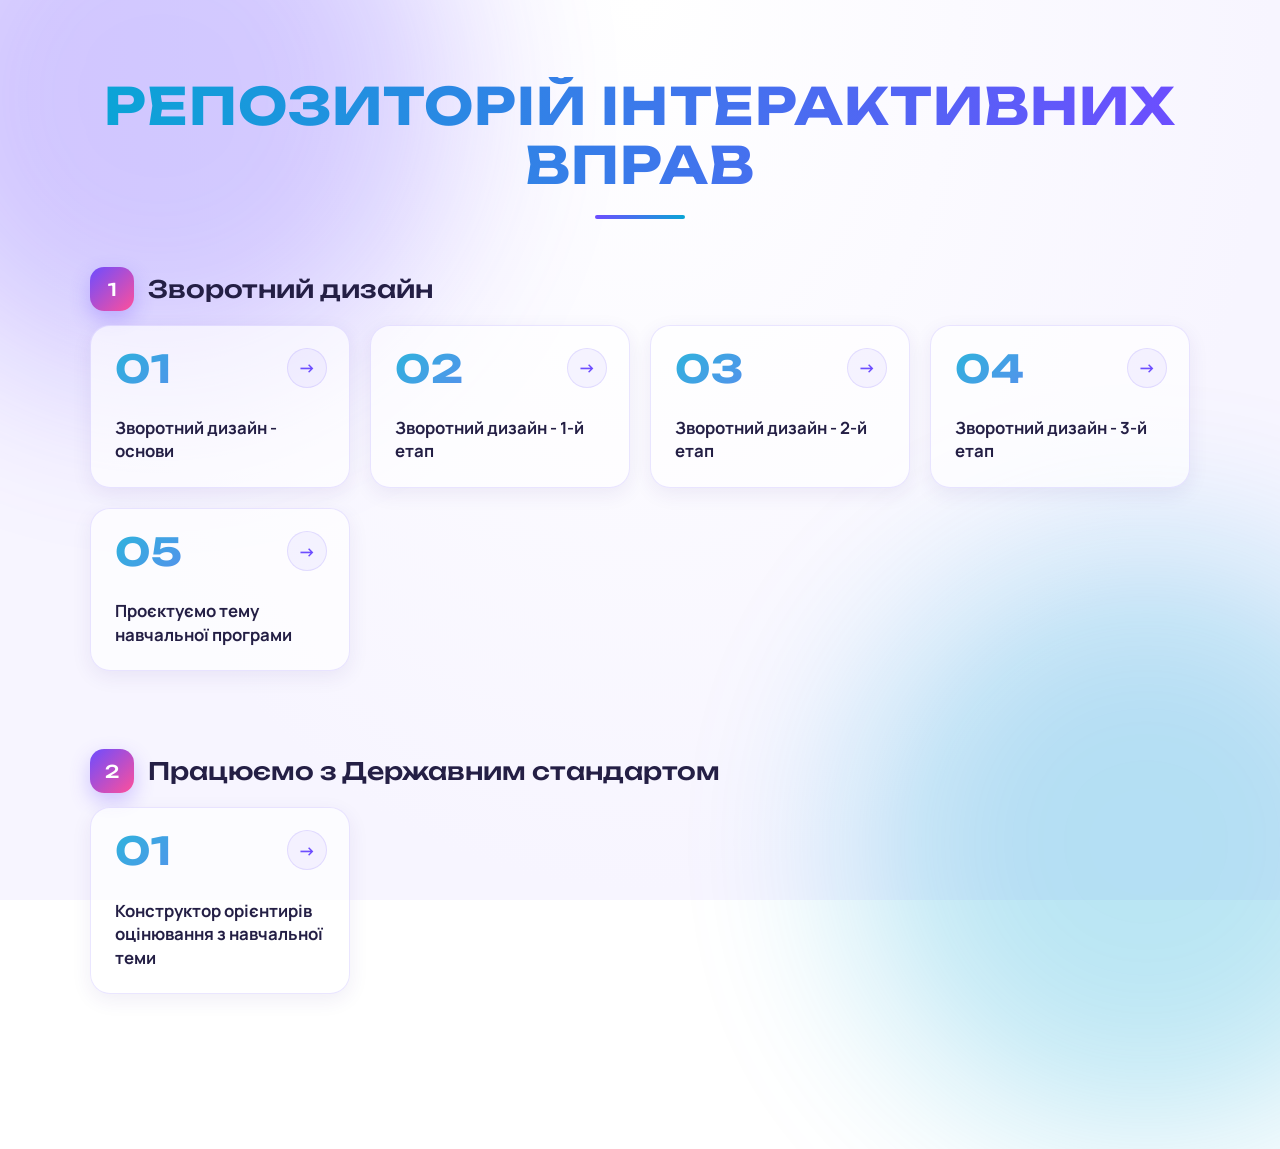
<file: index.html>
<!DOCTYPE html>
<html lang="uk">
  <head>
    <meta charset="UTF-8" />
    <meta name="viewport" content="width=device-width, initial-scale=1.0" />
    <title>Репозиторій інтерактивних вправ</title>
    <link rel="stylesheet" href="styles.css" />
  </head>
  <body>
    <h2 class="title">РЕПОЗИТОРІЙ ІНТЕРАКТИВНИХ ВПРАВ</h2>
    <ol>
      <li>Зворотний дизайн
        <ol>
          <li><a href="https://jshvets.github.io/training/zvorotnyi-dyzain/zvorotnyi-dyzain-vprava.html" target="_blank">
            Зворотний дизайн - основи</a></li>
          <li><a href="https://jshvets.github.io/training/zvorotnyi-dyzain/zvorotnyi-dyzain-etap1-informatyka.html" target="_blank">
            Зворотний дизайн - 1-й етап</a></li>
          <li><a href="https://jshvets.github.io/training/zvorotnyi-dyzain/zvorotnyi-dyzain-etap2-informatyka.html" target="_blank">
            Зворотний дизайн - 2-й етап</a></li>
          <li><a href="https://jshvets.github.io/training/zvorotnyi-dyzain/zvorotnyi-dyzain-etap3-informatyka.html" target="_blank">
            Зворотний дизайн - 3-й етап</a></li>
          <li><a href="https://jshvets.github.io/training/zvorotnyi-dyzain/zvorotnyi-dyzain-informatyka-profil.html" target="_blank">
            Проєктуємо тему навчальної програми</a></li>
        </ol>
      </li>
      <li>Працюємо з Державним стандартом
        <ol>
          <li><a href="https://jshvets.github.io/training/rezultatu-navchannya/konstruktor-orienturiv-ociniuvannia.html" target="_blank">
            Конструктор орієнтирів оцінювання з навчальної теми</a></li>
        </ol>
       </li>
    </ol>
  </body>
</html>
</file>
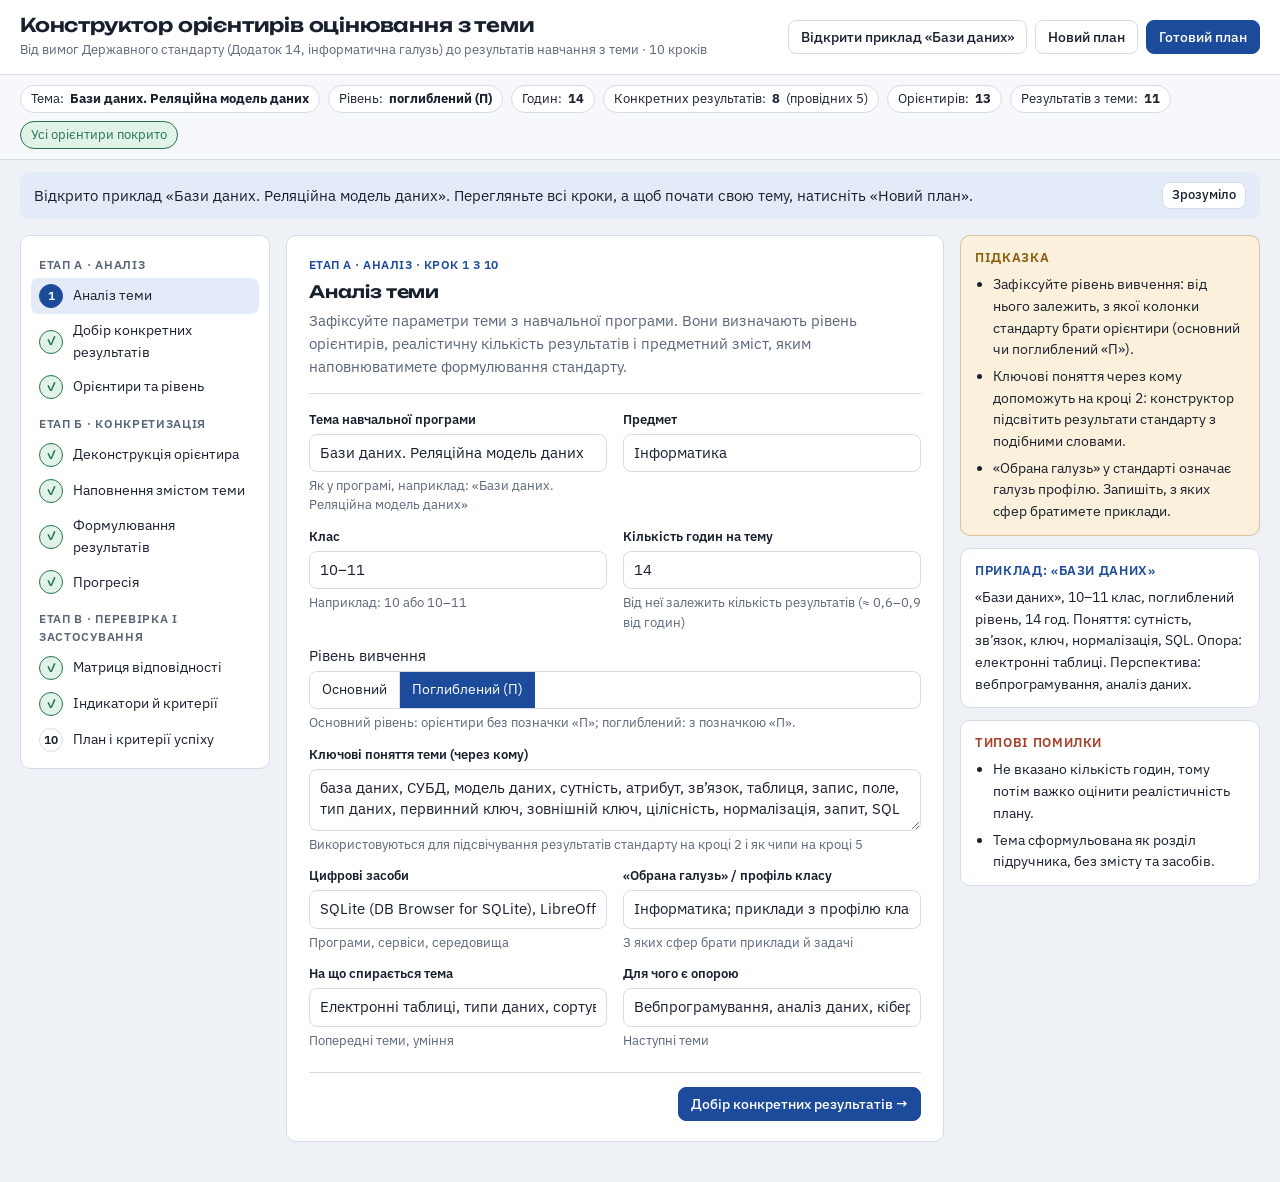
<file: rezultatu-navchannya/konstruktor-orienturiv-ociniuvannia.html>
<!DOCTYPE html>
<html lang="uk">
<head>
<meta charset="utf-8">
<meta name="viewport" content="width=device-width, initial-scale=1">
<title>Конструктор орієнтирів оцінювання з теми</title>
<link rel="preconnect" href="https://fonts.googleapis.com">
<link rel="preconnect" href="https://fonts.gstatic.com" crossorigin>
<link href="https://fonts.googleapis.com/css2?family=IBM+Plex+Sans:ital,wght@0,400;0,500;0,600;0,700;1,400&family=IBM+Plex+Mono:wght@400;500&family=Unbounded:wght@500;600&display=swap" rel="stylesheet">
<style>
/* Layout: шапка зі зведенням → три колонки: кроки алгоритму · робоча область кроку · підказки до кроку */
:root{
  --bg:#eef1f6; --surface:#ffffff; --surface-2:#f6f8fb; --ink:#18202e; --muted:#5a6577; --line:#d6dce6;
  --accent:#1d4b9b; --accent-ink:#ffffff; --accent-soft:#e3ebf8;
  --hint:#8a5a0b; --hint-soft:#fbf0dc;
  --ok:#25744a; --ok-soft:#e1f2e8; --warn:#a63f27; --warn-soft:#fae6e0;
  --font-display:"Unbounded","IBM Plex Sans",system-ui,sans-serif;
  --font-body:"IBM Plex Sans",system-ui,-apple-system,"Segoe UI",Roboto,sans-serif;
  --font-mono:"IBM Plex Mono",ui-monospace,Consolas,monospace;
  --r:10px; color-scheme:light;
}
@media (prefers-color-scheme:dark){:root:not([data-theme="light"]){
  --bg:#0f141d; --surface:#171e2a; --surface-2:#1d2533; --ink:#e7ecf4; --muted:#9aa6b8; --line:#2c3647;
  --accent:#7ea6ec; --accent-ink:#0f141d; --accent-soft:#1f2d47;
  --hint:#e6b866; --hint-soft:#2e2615; --ok:#6fcf98; --ok-soft:#16301f; --warn:#f08f78; --warn-soft:#3a1d16; color-scheme:dark;}}
:root[data-theme="dark"]{
  --bg:#0f141d; --surface:#171e2a; --surface-2:#1d2533; --ink:#e7ecf4; --muted:#9aa6b8; --line:#2c3647;
  --accent:#7ea6ec; --accent-ink:#0f141d; --accent-soft:#1f2d47;
  --hint:#e6b866; --hint-soft:#2e2615; --ok:#6fcf98; --ok-soft:#16301f; --warn:#f08f78; --warn-soft:#3a1d16; color-scheme:dark;}
*{box-sizing:border-box}
html,body{margin:0}
body{background:var(--bg);color:var(--ink);font:15px/1.55 var(--font-body)}
h1,h2,h3{text-wrap:balance;margin:0}
h1{font:600 19px/1.25 var(--font-display);letter-spacing:-.01em}
h2{font:600 17px/1.3 var(--font-display);letter-spacing:-.01em}
h3{font-size:15px;font-weight:600}
p{margin:0}
.muted{color:var(--muted)}
.small{font-size:13px}
code,.code{font-family:var(--font-mono);font-size:12.5px}
button,input,select,textarea{font:inherit;color:inherit}
:focus-visible{outline:2px solid var(--accent);outline-offset:2px}

header.top{background:var(--surface);border-bottom:1px solid var(--line);padding:14px 20px;display:flex;flex-wrap:wrap;gap:12px 20px;align-items:center;justify-content:space-between}
.brand{display:flex;flex-direction:column;gap:2px}
.toolbar{display:flex;flex-wrap:wrap;gap:8px}
.btn{border:1px solid var(--line);background:var(--surface);border-radius:8px;padding:7px 12px;cursor:pointer;font-weight:500;font-size:14px;line-height:1.3}
.btn:hover{border-color:var(--accent)}
.btn.primary{background:var(--accent);color:var(--accent-ink);border-color:var(--accent)}
.btn.ghost{background:transparent}
.btn.danger{color:var(--warn)}
.btn.sm{padding:4px 9px;font-size:13px}
.btn[disabled]{opacity:.5;cursor:not-allowed}

.summary{display:flex;flex-wrap:wrap;gap:8px;padding:10px 20px;background:var(--surface-2);border-bottom:1px solid var(--line)}
.chip{display:inline-flex;align-items:center;gap:6px;border:1px solid var(--line);background:var(--surface);border-radius:999px;padding:3px 10px;font-size:13px;white-space:nowrap}
.chip b{font-variant-numeric:tabular-nums}
.chip.warn{border-color:var(--warn);color:var(--warn);background:var(--warn-soft)}
.chip.ok{border-color:var(--ok);color:var(--ok);background:var(--ok-soft)}

.banner{margin:12px 20px 0;padding:10px 14px;border-radius:var(--r);background:var(--accent-soft);display:flex;gap:12px;align-items:center;flex-wrap:wrap;justify-content:space-between}

.app{display:grid;grid-template-columns:250px minmax(0,1fr) 300px;gap:16px;padding:16px 20px 40px;align-items:start}
nav.steps{position:sticky;top:12px;background:var(--surface);border:1px solid var(--line);border-radius:var(--r);padding:10px}
.stage{font-size:11.5px;text-transform:uppercase;letter-spacing:.06em;color:var(--muted);padding:10px 8px 4px;font-weight:600}
.stepbtn{display:grid;grid-template-columns:26px 1fr;gap:8px;align-items:center;width:100%;text-align:left;border:0;background:transparent;border-radius:8px;padding:6px 8px;cursor:pointer;font-size:14px}
.stepbtn:hover{background:var(--surface-2)}
.stepbtn .num{width:24px;height:24px;border-radius:50%;display:grid;place-items:center;font-size:12px;font-weight:600;border:1.5px solid var(--line);font-variant-numeric:tabular-nums}
.stepbtn.done .num{background:var(--ok-soft);border-color:var(--ok);color:var(--ok)}
.stepbtn.active{background:var(--accent-soft)}
.stepbtn.active .num{background:var(--accent);border-color:var(--accent);color:var(--accent-ink)}

main.work{background:var(--surface);border:1px solid var(--line);border-radius:var(--r);padding:20px 22px;min-width:0}
.stephead{display:flex;flex-direction:column;gap:6px;margin-bottom:16px;padding-bottom:14px;border-bottom:1px solid var(--line)}
.eyebrow{font-size:12px;color:var(--accent);font-weight:600;letter-spacing:.04em;text-transform:uppercase}
.lead{max-width:68ch;color:var(--muted)}
.stepnav{display:flex;justify-content:space-between;gap:10px;margin-top:22px;padding-top:14px;border-top:1px solid var(--line)}

aside.hints{position:sticky;top:12px;display:flex;flex-direction:column;gap:12px}
.hintcard{background:var(--hint-soft);border:1px solid color-mix(in srgb,var(--hint) 30%,transparent);border-radius:var(--r);padding:12px 14px}
.hintcard h3{color:var(--hint);font-size:13px;text-transform:uppercase;letter-spacing:.05em;margin-bottom:6px}
.hintcard ul{margin:0;padding-left:18px;display:flex;flex-direction:column;gap:5px;font-size:14px}
.hintcard.ex{background:var(--surface);border-color:var(--line)}
.hintcard.ex h3{color:var(--accent)}
.hintcard.err{background:var(--surface);border-color:var(--line)}
.hintcard.err h3{color:var(--warn)}

.grid2{display:grid;grid-template-columns:1fr 1fr;gap:12px 16px}
.grid3{display:grid;grid-template-columns:repeat(3,1fr);gap:12px 16px}
.field{display:flex;flex-direction:column;gap:4px;min-width:0}
.field.full{grid-column:1/-1}
label.lbl{font-size:13px;font-weight:600}
.help{font-size:12.5px;color:var(--muted)}
input[type=text],input[type=number],input[type=search],select,textarea{width:100%;border:1px solid var(--line);border-radius:8px;background:var(--surface);padding:7px 10px;font-size:14.5px}
textarea{resize:vertical;min-height:62px;line-height:1.45}
input:focus,select:focus,textarea:focus{border-color:var(--accent);outline:none;box-shadow:0 0 0 3px var(--accent-soft)}
.seg{display:inline-flex;border:1px solid var(--line);border-radius:8px;overflow:hidden}
.seg button{border:0;background:var(--surface);padding:7px 12px;cursor:pointer;font-size:14px}
.seg button+button{border-left:1px solid var(--line)}
.seg button.on{background:var(--accent);color:var(--accent-ink)}

.card{border:1px solid var(--line);border-radius:var(--r);padding:12px 14px;background:var(--surface);display:flex;flex-direction:column;gap:10px}
.card.sel{border-color:var(--accent);box-shadow:inset 3px 0 0 var(--accent)}
.card.support{border-color:var(--hint);box-shadow:inset 3px 0 0 var(--hint)}
.stack{display:flex;flex-direction:column;gap:10px}
.row{display:flex;gap:8px;align-items:center;flex-wrap:wrap}
.spread{display:flex;gap:8px;align-items:flex-start;justify-content:space-between;flex-wrap:wrap}
.pill{display:inline-block;font-family:var(--font-mono);font-size:12px;padding:1px 7px;border-radius:6px;background:var(--surface-2);border:1px solid var(--line);white-space:nowrap}
.pill.adv{border-color:var(--accent);color:var(--accent)}
.tag{display:inline-block;font-size:12px;font-weight:600;padding:1px 8px;border-radius:999px;white-space:nowrap}
.tag.lead{background:var(--accent-soft);color:var(--accent)}
.tag.support{background:var(--hint-soft);color:var(--hint)}
.tag.match{background:var(--ok-soft);color:var(--ok)}
.b1{background:#eceff3;color:#4a5363}.b2{background:#e4eefc;color:#22508f}.b3{background:#e2f3ea;color:#22693f}.b4{background:#fdf0d9;color:#86560b}.b5{background:#fbe5de;color:#9a3a22}.b6{background:#eee5fb;color:#5b3596}
:root[data-theme="dark"] .b1,:root[data-theme="dark"] .b2,:root[data-theme="dark"] .b3,:root[data-theme="dark"] .b4,:root[data-theme="dark"] .b5,:root[data-theme="dark"] .b6{filter:brightness(.55) saturate(1.3);color:#fff}
@media (prefers-color-scheme:dark){:root:not([data-theme="light"]) .b1,:root:not([data-theme="light"]) .b2,:root:not([data-theme="light"]) .b3,:root:not([data-theme="light"]) .b4,:root:not([data-theme="light"]) .b5,:root:not([data-theme="light"]) .b6{filter:brightness(.55) saturate(1.3);color:#fff}}

details.grp{border:1px solid var(--line);border-radius:var(--r);background:var(--surface)}
details.grp>summary{cursor:pointer;padding:10px 14px;font-weight:600;list-style:none;display:flex;gap:10px;justify-content:space-between;align-items:center}
details.grp>summary::-webkit-details-marker{display:none}
details.grp>summary::after{content:"▾";color:var(--muted)}
details.grp[open]>summary::after{content:"▴"}
.grpbody{padding:0 14px 14px;display:flex;flex-direction:column;gap:8px}
.cr{display:grid;grid-template-columns:auto 1fr auto;gap:10px;align-items:start;padding:8px 10px;border-radius:8px;border:1px solid transparent}
.cr:hover{background:var(--surface-2)}
.cr.on{border-color:var(--accent);background:var(--accent-soft)}
.cr.on.sup{border-color:var(--hint);background:var(--hint-soft)}
.cr input[type=checkbox]{margin-top:4px;width:17px;height:17px;accent-color:var(--accent)}
.or{display:grid;grid-template-columns:auto 1fr;gap:10px;align-items:start;padding:6px 8px;border-radius:8px}
.or.on{background:var(--accent-soft)}
.or input{margin-top:4px;width:16px;height:16px;accent-color:var(--accent)}

.cmp{display:grid;grid-template-columns:150px 1fr 1fr;gap:8px 12px;align-items:start}
.cmp .h{font-size:12px;font-weight:600;color:var(--muted);text-transform:uppercase;letter-spacing:.04em}
.cmp .k{font-weight:600;font-size:13.5px;padding-top:7px}
.cmp .std{background:var(--surface-2);border-radius:8px;padding:7px 10px;font-size:14px;min-height:36px}
.chips{display:flex;flex-wrap:wrap;gap:6px}
.chipbtn{border:1px dashed var(--line);background:var(--surface);border-radius:999px;padding:2px 10px;font-size:13px;cursor:pointer}
.chipbtn:hover{border-color:var(--accent);color:var(--accent)}
.chipbtn.on{border-style:solid;border-color:var(--accent);background:var(--accent-soft);color:var(--accent)}

.preview{border:1px solid var(--accent);background:var(--accent-soft);border-radius:var(--r);padding:12px 14px}
.preview .t{font-size:16px;font-weight:500}
.lint{display:flex;flex-direction:column;gap:4px;font-size:13px}
.lint .w{color:var(--warn)}
.lint .g{color:var(--ok)}
.res{display:grid;grid-template-columns:34px 1fr auto;gap:10px;align-items:start;border:1px solid var(--line);border-radius:var(--r);padding:10px 12px}
.res .no{font:600 15px var(--font-display);color:var(--accent);padding-top:1px}
.res .meta{display:flex;flex-wrap:wrap;gap:6px;margin-top:6px}
.res .acts{display:flex;gap:6px;flex-wrap:wrap;justify-content:flex-end}

.dist{display:flex;height:28px;border-radius:8px;overflow:hidden;border:1px solid var(--line)}
.dist div{display:grid;place-items:center;font-size:12px;font-weight:600;min-width:0;overflow:hidden;white-space:nowrap}
.legend{display:flex;flex-wrap:wrap;gap:6px 12px;font-size:12.5px}

.tablewrap{overflow-x:auto;border:1px solid var(--line);border-radius:var(--r)}
table{border-collapse:collapse;width:100%;font-size:14px}
th,td{border-bottom:1px solid var(--line);padding:7px 10px;text-align:left;vertical-align:top}
th{background:var(--surface-2);font-size:12.5px;font-weight:600}
td.c{text-align:center;font-variant-numeric:tabular-nums}
tr:last-child td{border-bottom:0}
.mx td:first-child{min-width:320px}
.mx td.hit{background:var(--accent-soft);color:var(--accent);font-weight:700;text-align:center}
.mx td.miss{text-align:center;color:var(--line)}
.status{font-size:12.5px;font-weight:600;white-space:nowrap}
.status.ok{color:var(--ok)}.status.bad{color:var(--warn)}
.checks{display:flex;flex-direction:column;gap:6px;margin:0;padding:0;list-style:none}
.checks li{display:grid;grid-template-columns:22px 1fr;gap:6px;font-size:14px}
.checks .i{font-weight:700}
.checks .ok .i{color:var(--ok)}.checks .bad .i{color:var(--warn)}

.rub{display:grid;grid-template-columns:repeat(4,1fr);gap:8px}
.rub .field label{font-size:12.5px}
.plan{border:1px solid var(--line);border-radius:var(--r);padding:18px 20px;background:var(--surface);display:flex;flex-direction:column;gap:14px}
.plan h2{font-size:18px}
.plan h3{margin-top:6px}
.plan table{font-size:13.5px}
.empty{padding:18px;border:1px dashed var(--line);border-radius:var(--r);color:var(--muted);text-align:center}

.toast{position:fixed;left:50%;bottom:20px;transform:translateX(-50%);background:var(--ink);color:var(--bg);padding:9px 16px;border-radius:999px;font-size:14px;opacity:0;pointer-events:none;transition:opacity .2s}
.toast.show{opacity:1}
@media (prefers-reduced-motion:reduce){.toast{transition:none}}

@media (max-width:1180px){
  .app{grid-template-columns:230px minmax(0,1fr)}
  aside.hints{grid-column:2;position:static}
}
@media (max-width:780px){
  .app{grid-template-columns:1fr;padding:12px}
  nav.steps{position:static;display:flex;overflow-x:auto;gap:4px;padding:6px}
  .stage{display:none}
  .stepbtn{grid-template-columns:24px auto;white-space:nowrap;width:auto}
  aside.hints{grid-column:1}
  .grid2,.grid3{grid-template-columns:1fr}
  .cmp{grid-template-columns:1fr}
  .cmp .h{display:none}
  .rub{grid-template-columns:1fr 1fr}
  main.work{padding:16px}
  header.top,.summary{padding-left:12px;padding-right:12px}
  .banner{margin:12px 12px 0}
}
</style>
</head>
<body>
<header class="top">
  <div class="brand">
    <h1>Конструктор орієнтирів оцінювання з теми</h1>
    <p class="muted small">Від вимог Державного стандарту (Додаток 14, інформатична галузь) до результатів навчання з теми · 10 кроків</p>
  </div>
  <div class="toolbar">
    <button class="btn" id="btnExample" type="button">Відкрити приклад «Бази даних»</button>
    <button class="btn" id="btnNew" type="button">Новий план</button>
    <button class="btn primary" id="btnToPlan" type="button">Готовий план</button>
  </div>
</header>
<div class="summary" id="summary"></div>
<div id="bannerSlot"></div>
<div class="app">
  <nav class="steps" id="steps" aria-label="Кроки алгоритму"></nav>
  <main class="work" id="work"></main>
  <aside class="hints" id="hints" aria-label="Підказки"></aside>
</div>
<div class="toast" id="toast" role="status" aria-live="polite"></div>

<script>
const STD = {"groups":[{"n":"1","t":"Пошук, подання, перетворення, аналіз, узагальнення та систематизація даних, критичне оцінювання інформації для розв’язання життєвих проблем"},{"n":"2","t":"Створення інформаційних продуктів і програм для ефективного розв’язання задач/проблем, творчого самовираження індивідуально і у співпраці з іншими особами за допомогою цифрових пристроїв чи без них"},{"n":"3","t":"Організація та усвідомлене використання цифрових середовищ для доступу до інформації, спілкування та співпраці як творця та/або споживача"},{"n":"4","t":"Усвідомлення результатів використання інформаційних технологій для себе, суспільства, навколишнього середовища і сталого розвитку суспільства, дотримання етичних і правових норм інформаційної взаємодії"}],"items":[{"c":"ІФО 1.1","k":"general","t":"Досліджує і оцінює вплив інформаційних технологій на своє життя, навколишній світ і розвиток","n":"1.1"},{"c":"12 ІФО 1.1.1","k":"concrete","t":"обґрунтовано обирає та доцільно використовує цифрові пристрої та/або інформаційні технології для розвʼязування задач з різних галузей, забезпечення життєвих потреб, спілкування, власного розвитку та навчання","n":"1.1.1"},{"c":"12 ІФО 1.1.1-1","k":"basic","t":"обґрунтовано обирає та доцільно використовує цифрові пристрої та/або інформаційні технології для розвʼязування задач з обраної галузі, зокрема під час здійснення професійної діяльності, забезпечення життєвих потреб, спілкування, власного розвитку та навчання","n":"1.1.1"},{"c":"12 ІФО 1.1.1-1 П","k":"adv","t":"оцінює можливості, функціонал, обмеження, переваги використання інформаційних технологій для вирішення проблем обраної галузі","n":"1.1.1"},{"c":"12 ІФО 1.1.1-2 П","k":"adv","t":"пояснює та наводить аргументи доцільності та ефективності використання цифрових пристроїв/інформаційних технологій в обраній галузі для вирішення життєвих, зокрема професійних, задач","n":"1.1.1"},{"c":"12 ІФО 1.1.1-3 П","k":"adv","t":"доцільно добирає цифрові пристрої та/або інформаційні технології для забезпечення життєвих потреб, спілкування державною, рідною та іноземною мовами, власного розвитку і навчання","n":"1.1.1"},{"c":"12 ІФО 1.1.2","k":"concrete","t":"аналізує та оцінює сучасні тенденції розвитку інформаційних технологій у різних галузях","n":"1.1.2"},{"c":"12 ІФО 1.1.2-1","k":"basic","t":"аналізує та оцінює сучасні тенденції розвитку інформаційних технологій в обраній галузі, їх специфіку та обсяги впливу","n":"1.1.2"},{"c":"12 ІФО 1.1.2-1 П","k":"adv","t":"наводить приклади застосування, пояснює перспективи використання та обмеження сучасних інформаційних технологій, а також оцінює їх вплив на власне життя і суспільство","n":"1.1.2"},{"c":"12 ІФО 1.1.2-2 П","k":"adv","t":"пояснює та враховує переваги і ризики використання конкретних сучасних інформаційних технологій в обраній галузі","n":"1.1.2"},{"c":"12 ІФО 1.1.2-3 П","k":"adv","t":"використовує доступні передові інформаційні технології для розвʼязування задач з обраної галузі","n":"1.1.2"},{"c":"12 ІФО 1.1.2-4 П","k":"adv","t":"висловлює прогнози щодо розвитку обраної галузі під впливом інформаційних технологій","n":"1.1.2"},{"c":"12 ІФО 1.1.3","k":"concrete","t":"пояснює і враховує фактори, які впливають на розподіл і використання цифрових ресурсів у глобальному суспільстві","n":"1.1.3"},{"c":"12 ІФО 1.1.3-1","k":"basic","t":"пояснює фактори, які впливають на розподіл і використання цифрових ресурсів у глобальному суспільстві","n":"1.1.3"},{"c":"12 ІФО 1.1.3-1 П","k":"adv","t":"наводить приклади факторів, які впливають на розподіл і використання цифрових ресурсів у глобальному суспільстві","n":"1.1.3"},{"c":"12 ІФО 1.1.3-2 П","k":"adv","t":"розробляє критерії оцінювання переваг і негативних впливів комп’ютерних інновацій на особистий розвиток, суспільство та довкілля, аргументує висновки","n":"1.1.3"},{"c":"12 ІФО 1.1.3-3 П","k":"adv","t":"описує суспільні проблеми, повʼязані з цифровим розривом та нерівним доступом до обчислювальних ресурсів","n":"1.1.3"},{"c":"12 ІФО 1.1.3-4 П","k":"adv","t":"використовує галузеву термінологію та розширює словниковий запас, спілкуючись державною, рідною та іноземною мовами на тему інформаційних технологій","n":"1.1.3"},{"c":"ІФО 1.2","k":"general","t":"Знаходить, збирає, зберігає, представляє, перетворює, структурує, аналізує і узагальнює дані різних типів","n":"1.2"},{"c":"12 ІФО 1.2.1","k":"concrete","t":"розуміє та пояснює сутність інформаційних процесів, які виконуються в різних галузях","n":"1.2.1"},{"c":"12 ІФО 1.2.1-1","k":"basic","t":"розуміє та пояснює сутність інформаційних процесів, які виконуються в обраній галузі","n":"1.2.1"},{"c":"12 ІФО 1.2.1-1 П","k":"adv","t":"аналізує інформаційні процеси, що здійснюються в інформаційних системах різних галузей","n":"1.2.1"},{"c":"12 ІФО 1.2.1-2 П","k":"adv","t":"задовольняє власні інформаційні потреби, активно шукає нові рішення та ідеї, зокрема читаючи та аналізуючи текстові джерела","n":"1.2.1"},{"c":"12 ІФО 1.2.2","k":"concrete","t":"пояснює принципи кодування цифрових даних, які використовуються в різних галузях, і враховує їх під час створення інформаційних продуктів і розвʼязування задач","n":"1.2.2"},{"c":"12 ІФО 1.2.2-1","k":"basic","t":"пояснює особливості кодування цифрових даних, які використовуються в обраній галузі, і враховує їх під час створення інформаційних продуктів і розвʼязування задач","n":"1.2.2"},{"c":"12 ІФО 1.2.2-1 П","k":"adv","t":"розуміє та пояснює принципи кодування і декодування цифрових даних, які використовуються в обраній галузі, і враховує їх під час створення інформаційних продуктів","n":"1.2.2"},{"c":"12 ІФО 1.2.2-2 П","k":"adv","t":"пояснює принципи стиснення даних, обґрунтовано обирає метод стиснення, ураховуючи можливість їх втрати","n":"1.2.2"},{"c":"12 ІФО 1.2.2-3 П","k":"adv","t":"пояснює особливості та загальні принципи подання даних у файлах різних форматів","n":"1.2.2"},{"c":"12 ІФО 1.2.2-4 П","k":"adv","t":"обґрунтовано обирає формати файлів під час створення та збереження інформаційних продуктів з урахуванням принципів кодування цифрових даних, які використовуються в обраній галузі","n":"1.2.2"},{"c":"12 ІФО 1.2.3","k":"concrete","t":"досліджує та аналізує набори даних, взаємозв’язки та залежності між ними","n":"1.2.3"},{"c":"12 ІФО 1.2.3-1","k":"basic","t":"досліджує та аналізує набори даних, взаємозв’язки та залежності між ними","n":"1.2.3"},{"c":"12 ІФО 1.2.3-1 П","k":"adv","t":"класифікує, структурує та узагальнює дані з обраної галузі, використовуючи відповідні методи та засоби","n":"1.2.3"},{"c":"12 ІФО 1.2.3-2 П","k":"adv","t":"обирає ефективний спосіб пошуку, опрацювання та візуалізації структурованих даних","n":"1.2.3"},{"c":"ІФО 1.3","k":"general","t":"Будує інформаційні моделі об’єктів, явищ і процесів","n":"1.3"},{"c":"12 ІФО 1.3.1","k":"concrete","t":"створює, оцінює та використовує інформаційні моделі для розвʼязування задач з різних галузей, зокрема з використанням інформаційних технологій","n":"1.3.1"},{"c":"12 ІФО 1.3.1-1","k":"basic","t":"створює, оцінює та використовує інформаційні моделі для розвʼязування задач з обраної галузі, зокрема з використанням інформаційних технологій","n":"1.3.1"},{"c":"12 ІФО 1.3.1-1 П","k":"adv","t":"пояснює різні способи подання обʼєктів галузі","n":"1.3.1"},{"c":"12 ІФО 1.3.1-2 П","k":"adv","t":"будує і використовує інформаційні моделі для розв’язання проблем реального та віртуального світу, зокрема моделі “сутність — звʼязок”, із застосуванням інформаційних технологій","n":"1.3.1"},{"c":"12 ІФО 1.3.1-3 П","k":"adv","t":"аналізує та оцінює інформаційну модель для розвʼязування задачі за власними критеріями","n":"1.3.1"},{"c":"12 ІФО 1.3.1-4 П","k":"adv","t":"пояснює можливості та обмеження комп’ютерного моделювання","n":"1.3.1"},{"c":"12 ІФО 1.3.2","k":"concrete","t":"формує і пояснює власну інформаційну картину світу","n":"1.3.2"},{"c":"12 ІФО 1.3.2-1","k":"basic","t":"пояснює використання інформаційних систем в обраній галузі","n":"1.3.2"},{"c":"12 ІФО 1.3.2-1 П","k":"adv","t":"розпізнає та класифікує інформаційні системи різних типів (соціальні, біологічні, технічні тощо) та пояснює взаємозвʼязки між ними","n":"1.3.2"},{"c":"12 ІФО 1.3.2-2 П","k":"adv","t":"описує власне бачення світу як інформаційної системи","n":"1.3.2"},{"c":"ІФО 1.4","k":"general","t":"Критично оцінює інформацію, отриману з різних джерел","n":"1.4"},{"c":"12 ІФО 1.4.1","k":"concrete","t":"обґрунтовує власну позицію щодо достовірності інформації та надійності джерел, застосовуючи стратегії критичного мислення","n":"1.4.1"},{"c":"12 ІФО 1.4.1-1","k":"basic","t":"оцінює достовірність інформації та надійність її джерел, використовуючи надані критерії та пропонуючи власні","n":"1.4.1"},{"c":"12 ІФО 1.4.1-1 П","k":"adv","t":"обґрунтовує власну позицію щодо достовірності інформації та надійності джерел, застосовуючи стратегії критичного мислення","n":"1.4.1"},{"c":"12 ІФО 1.4.1-2 П","k":"adv","t":"відстежує появу нових способів і інструментів, а також пропонує власні стратегії перевірки достовірності інформації та надійності джерел","n":"1.4.1"},{"c":"12 ІФО 1.4.1-3 П","k":"adv","t":"аналізує та оцінює доказовість і вагу (сильні — слабкі) аргументів у текстах, своїх твердженнях і судженнях інших","n":"1.4.1"},{"c":"12 ІФО 1.4.1-4 П","k":"adv","t":"аргументовано обстоює використання надійних джерел і достовірної інформації","n":"1.4.1"},{"c":"12 ІФО 1.4.2","k":"concrete","t":"використовує стратегії захисту/протидії маніпуляціям, зокрема в цифровому світі","n":"1.4.2"},{"c":"12 ІФО 1.4.2-1","k":"basic","t":"використовує різні методи для захисту/протидії маніпуляціям, зокрема в цифровому світі","n":"1.4.2"},{"c":"12 ІФО 1.4.2-1 П","k":"adv","t":"оцінює роль і вплив маніпуляцій і пропаганди в особистому та суспільному житті, навчальній діяльності, цифровому світі","n":"1.4.2"},{"c":"12 ІФО 1.4.2-2 П","k":"adv","t":"аргументовано обирає методи і стратегії для розпізнавання маніпулятивних технік","n":"1.4.2"},{"c":"12 ІФО 1.4.2-3 П","k":"adv","t":"розпізнає маніпулятивні впливи, які здійснюються цифровими та іншими каналами передавання інформації","n":"1.4.2"},{"c":"12 ІФО 1.4.2-4 П","k":"adv","t":"описує, застосовує та за потреби розробляє стратегії захисту або протидії маніпуляціям, зокрема емоційним, у цифровому світі","n":"1.4.2"},{"c":"12 ІФО 1.4.2-5 П","k":"adv","t":"діє незалежно, уміє долати власні упередження","n":"1.4.2"},{"c":"ІФО 2.1","k":"general","t":"Розробляє і реалізовує алгоритми","n":"2.1"},{"c":"12 ІФО 2.1.1","k":"concrete","t":"обирає відомі та розробляє власні алгоритми для розвʼязування задач з різних галузей","n":"2.1.1"},{"c":"12 ІФО 2.1.1-1","k":"basic","t":"пояснює та застосовує основні алгоритми, які типово застосовують для розвʼязування задач з обраної галузі","n":"2.1.1"},{"c":"12 ІФО 2.1.1-1 П","k":"adv","t":"окреслює алгоритмічну складову задач з обраної галузі","n":"2.1.1"},{"c":"12 ІФО 2.1.1-2 П","k":"adv","t":"обирає різні стратегії вирішення проблем (індуктивні, дедуктивні, евристичні, алгоритмічні)","n":"2.1.1"},{"c":"12 ІФО 2.1.1-3 П","k":"adv","t":"аргументовано обирає та складає алгоритми для розвʼязування задач з обраної галузі","n":"2.1.1"},{"c":"12 ІФО 2.1.2","k":"concrete","t":"оцінює ефективність власних і відомих алгоритмів для розвʼязування задач з різних галузей","n":"2.1.2"},{"c":"12 ІФО 2.1.2-1","k":"basic","t":"оцінює ефективність власних і відомих алгоритмів для розвʼязування задач з обраної галузі за наданими критеріями","n":"2.1.2"},{"c":"12 ІФО 2.1.2-1 П","k":"adv","t":"пояснює поняття часової та ємнісної складності алгоритмів і способи їх оцінювання","n":"2.1.2"},{"c":"12 ІФО 2.1.2-2 П","k":"adv","t":"оцінює ефективність алгоритмів розвʼязування задач з обраної галузі, застосовуючи критерії часової та ємнісної складності","n":"2.1.2"},{"c":"12 ІФО 2.1.3","k":"concrete","t":"обґрунтовує вибір структур даних для розвʼязування задач з різних галузей","n":"2.1.3"},{"c":"12 ІФО 2.1.3-1","k":"basic","t":"використовує різні структури даних для розвʼязування типових задач з обраної галузі","n":"2.1.3"},{"c":"12 ІФО 2.1.3-1 П","k":"adv","t":"аргументовано обирає структури даних для розвʼязування задач з обраної галузі","n":"2.1.3"},{"c":"ІФО 2.2","k":"general","t":"Створює і налагоджує програмні проекти","n":"2.2"},{"c":"12 ІФО 2.2.1","k":"concrete","t":"самостійно або в співпраці реалізовує розроблені алгоритми у програмних проектах для розв’язування задач з різних галузей","n":"2.2.1"},{"c":"12 ІФО 2.2.1-1","k":"basic","t":"у співпраці реалізовує алгоритми в програмних проектах для розвʼязування типових задач з обраної галузі","n":"2.2.1"},{"c":"12 ІФО 2.2.1-1 П","k":"adv","t":"формулює очікуваний результат розробки та вимоги до програмного проекту для розвʼязування задач з обраної галузі","n":"2.2.1"},{"c":"12 ІФО 2.2.1-2 П","k":"adv","t":"обґрунтовано обирає інформаційні технології для реалізації програмних проектів","n":"2.2.1"},{"c":"12 ІФО 2.2.1-3 П","k":"adv","t":"описує етапи виконання комп’ютером коду високого рівня (компіляція, інтерпретація, оптимізація)","n":"2.2.1"},{"c":"12 ІФО 2.2.1-4 П","k":"adv","t":"створює нові, розширює або змінює наявні програмні проекти","n":"2.2.1"},{"c":"12 ІФО 2.2.1-5 П","k":"adv","t":"випробовує нові ідеї, обґрунтовано ризикує під час розроблення програмних проектів","n":"2.2.1"},{"c":"12 ІФО 2.2.2","k":"concrete","t":"тестує, налагоджує та вдосконалює програмні проекти, ураховуючи/ аналізуючи відгуки користувачів і зміни середовища розроблення та виконання","n":"2.2.2"},{"c":"12 ІФО 2.2.2-1","k":"basic","t":"тестує, налагоджує та пропонує вдосконалення програмних проектів","n":"2.2.2"},{"c":"12 ІФО 2.2.2-1 П","k":"adv","t":"пропонує і застосовує методи перевірки коректності роботи програмного проекту","n":"2.2.2"},{"c":"12 ІФО 2.2.2-2 П","k":"adv","t":"створює тестові приклади для перевірки різних сценаріїв роботи програмного проекту","n":"2.2.2"},{"c":"12 ІФО 2.2.2-3 П","k":"adv","t":"самостійно або в співпраці налагоджує програмні проекти","n":"2.2.2"},{"c":"12 ІФО 2.2.2-4 П","k":"adv","t":"активно шукає і пропонує конструктивні рішення для розвитку та перевірки ідей, удосконалення програмного проекту на основі власних оцінок, відгуків користувачів і зміни умов його реалізації","n":"2.2.2"},{"c":"ІФО 2.3","k":"general","t":"Розробляє модульні проекти","n":"2.3"},{"c":"12 ІФО 2.3.1","k":"concrete","t":"створює програмні проекти за модульною технологією індивідуально чи в проектній групі","n":"2.3.1"},{"c":"12 ІФО 2.3.1-1","k":"basic","t":"бере участь у створенні програмних проектів за модульною технологією в проектній групі","n":"2.3.1"},{"c":"12 ІФО 2.3.1-1 П","k":"adv","t":"застосовує принципи декомпозиції та синтезу під час розвʼязування задач з обраної галузі","n":"2.3.1"},{"c":"12 ІФО 2.3.1-2 П","k":"adv","t":"обґрунтовано обирає бібліотеки або інші зовнішні модулі для розвʼязування задач з обраної галузі","n":"2.3.1"},{"c":"12 ІФО 2.3.1-3 П","k":"adv","t":"обґрунтовано та доцільно використовує функції, класи або інші компоненти в програмних проектах","n":"2.3.1"},{"c":"12 ІФО 2.3.1-4 П","k":"adv","t":"інтегрує компоненти програмного проекту","n":"2.3.1"},{"c":"12 ІФО 2.3.1-5 П","k":"adv","t":"документує програмний проект, що складається з окремих компонентів","n":"2.3.1"},{"c":"ІФО 2.4","k":"general","t":"Створює та опрацьовує інформаційні продукти з використанням даних різних типів","n":"2.4"},{"c":"12 ІФО 2.4.1","k":"concrete","t":"створює та вдосконалює інформаційні продукти для розвʼязування задач з різних галузей","n":"2.4.1"},{"c":"12 ІФО 2.4.1-1","k":"basic","t":"створює та вдосконалює інформаційні продукти для розвʼязування задач з обраної галузі з використанням кількох інформаційних технологій","n":"2.4.1"},{"c":"12 ІФО 2.4.1-1 П","k":"adv","t":"обґрунтовано обирає комплекс програмних засобів для опрацювання даних різних типів у процесі створення інформаційних продуктів","n":"2.4.1"},{"c":"12 ІФО 2.4.1-2 П","k":"adv","t":"створює та вдосконалює інформаційні продукти з використанням кількох інформаційних технологій","n":"2.4.1"},{"c":"12 ІФО 2.4.2","k":"concrete","t":"комбінує дані різних типів під час створення інформаційних продуктів","n":"2.4.2"},{"c":"12 ІФО 2.4.2-1","k":"basic","t":"комбінує дані різних типів під час створення інформаційних продуктів","n":"2.4.2"},{"c":"12 ІФО 2.4.2-1 П","k":"adv","t":"обирає доречні типи даних для створення інформаційних продуктів","n":"2.4.2"},{"c":"12 ІФО 2.4.2-2 П","k":"adv","t":"інтегрує різнотипні дані під час створення інформаційних продуктів","n":"2.4.2"},{"c":"12 ІФО 2.4.3","k":"concrete","t":"активно шукає і пропонує нестандартні та інноваційні рішення під час створення інформаційних продуктів","n":"2.4.3"},{"c":"12 ІФО 2.4.3-1","k":"basic","t":"самостійно опановує роботу з новими програмними продуктами","n":"2.4.3"},{"c":"12 ІФО 2.4.3-1 П","k":"adv","t":"продукує нові ідеї щодо створення, удосконалення та застосування інформаційних продуктів, використовує ідеї інших і доопрацьовує їх","n":"2.4.3"},{"c":"12 ІФО 2.4.3-2 П","k":"adv","t":"аналізує наявні розробки та шукає інноваційні рішення під час створення інформаційних продуктів","n":"2.4.3"},{"c":"12 ІФО 2.4.4","k":"concrete","t":"оцінює якість інформаційних продуктів для розв’язування задач з різних галузей","n":"2.4.4"},{"c":"12 ІФО 2.4.4-1","k":"basic","t":"оцінює якість інформаційних продуктів для розв’язування типових задач з обраної галузі","n":"2.4.4"},{"c":"12 ІФО 2.4.4-1 П","k":"adv","t":"пропонує критерії оцінювання інформаційних продуктів та їх відповідності поставленій задачі","n":"2.4.4"},{"c":"12 ІФО 2.4.4-2 П","k":"adv","t":"оцінює якість інформаційних продуктів на основі вироблених критеріїв","n":"2.4.4"},{"c":"ІФО 2.5","k":"general","t":"Співпрацює в команді для створення інформаційного продукту","n":"2.5"},{"c":"12 ІФО 2.5.1","k":"concrete","t":"демонструє здатність гнучко взаємодіяти в команді та пристосовуватися до нових умов під час розроблення проектів з використанням інформаційних технологій","n":"2.5.1"},{"c":"12 ІФО 2.5.1-1","k":"basic","t":"демонструє здатність взаємодіяти в команді під час розроблення проектів з використанням інформаційних технологій","n":"2.5.1"},{"c":"12 ІФО 2.5.1-1 П","k":"adv","t":"оцінює роль і внесок кожного члена команди під час створення інформаційних продуктів","n":"2.5.1"},{"c":"12 ІФО 2.5.1-2 П","k":"adv","t":"планує і організовує власну та командну діяльність під час розроблення проектів з використанням інформаційних технологій","n":"2.5.1"},{"c":"12 ІФО 2.5.1-3 П","k":"adv","t":"бере активну участь у розробленні інформаційних продуктів у складі команди, надає належну оцінку ідеям, підтримку та допомогу за потреби","n":"2.5.1"},{"c":"12 ІФО 2.5.1-4 П","k":"adv","t":"гнучко реагує на зміни умов і вимог під час створення інформаційних продуктів","n":"2.5.1"},{"c":"12 ІФО 2.5.2","k":"concrete","t":"розуміє ідеї та емоції інших членів команди та конструктивно реагує на них під час розроблення проектів з використанням інформаційних технологій","n":"2.5.2"},{"c":"12 ІФО 2.5.2-1","k":"basic","t":"розуміє ідеї та емоції інших членів команди та конструктивно реагує на них під час розроблення проектів з використанням інформаційних технологій","n":"2.5.2"},{"c":"12 ІФО 2.5.2-1 П","k":"adv","t":"враховує різні погляди, національні та культурні особливості для прийняття зважених рішень під час створення інформаційного продукту","n":"2.5.2"},{"c":"12 ІФО 2.5.2-2 П","k":"adv","t":"використовує та ефективно опрацьовує ідеї інших членів команди під час розроблення програмного проекту з належними посиланнями","n":"2.5.2"},{"c":"12 ІФО 2.5.2-3 П","k":"adv","t":"розпізнає власний емоційний стан і емоційний стан членів команди, ураховує його вплив під час розроблення проектів з використанням інформаційних технологій","n":"2.5.2"},{"c":"ІФО 3.1","k":"general","t":"Використовує широкий спектр цифрових пристроїв","n":"3.1"},{"c":"12 ІФО 3.1.1","k":"concrete","t":"самостійно опановує цифрові пристрої, досліджуючи їх можливості, та застосовує їх для розвʼязування задач з різних галузей","n":"3.1.1"},{"c":"12 ІФО 3.1.1-1","k":"basic","t":"досліджує можливості цифрових пристроїв з метою їх застосування для розв’язування типових задач з обраної галузі","n":"3.1.1"},{"c":"12 ІФО 3.1.1-1 П","k":"adv","t":"пояснює принципи функціонування різних цифрових пристроїв і їх розвиток","n":"3.1.1"},{"c":"12 ІФО 3.1.1-2 П","k":"adv","t":"обґрунтовує доцільність застосування різних цифрових пристроїв для розвʼязування задач з обраної галузі та використовує їх","n":"3.1.1"},{"c":"12 ІФО 3.1.1-3 П","k":"adv","t":"демонструє здатність до самостійного опанування нових пристроїв і технологій","n":"3.1.1"},{"c":"ІФО 3.2","k":"general","t":"Організовує власне інформаційне середовище","n":"3.2"},{"c":"12 ІФО 3.2.1","k":"concrete","t":"обґрунтовано обирає технологічні рішення для організації власного інформаційного середовища під час розвʼязування задач з різних галузей","n":"3.2.1"},{"c":"12 ІФО 3.2.1-1","k":"basic","t":"організовує власне інформаційне середовище з метою ефективного розвʼязування типових задач з обраної галузі","n":"3.2.1"},{"c":"12 ІФО 3.2.1-1 П","k":"adv","t":"аналізує інформаційні системи та їх компоненти, описує та порівнює їх функціонування і принципи організації","n":"3.2.1"},{"c":"12 ІФО 3.2.1-2 П","k":"adv","t":"компонує інформаційну систему під задачу та визначає ефективність її функціонування","n":"3.2.1"},{"c":"12 ІФО 3.2.1-3 П","k":"adv","t":"надає перевагу програмним засобам і ресурсам з інтерфейсом державною мовою (за наявності)","n":"3.2.1"},{"c":"12 ІФО 3.2.1-4 П","k":"adv","t":"будує індивідуальну траєкторію навчання, зокрема для розвитку власної цифрової компетентності та інформаційної культури, використовуючи можливості сучасних цифрових освітніх середовищ","n":"3.2.1"},{"c":"12 ІФО 3.2.2","k":"concrete","t":"визначає та формулює можливі причини типових апаратних та/або програмних збоїв, пояснює спосіб їх усунення","n":"3.2.2"},{"c":"12 ІФО 3.2.2-1","k":"basic","t":"фіксує типові апаратні та/або програмні збої, описує їх можливі причини, пояснює спосіб їх усунення","n":"3.2.2"},{"c":"12 ІФО 3.2.2-1 П","k":"adv","t":"описує можливі причини типових апаратних або програмних збоїв і способи їх усунення","n":"3.2.2"},{"c":"12 ІФО 3.2.2-2 П","k":"adv","t":"діагностує апаратні або програмні збої, усуває типові несправності під контролем учителя","n":"3.2.2"},{"c":"12 ІФО 3.2.2-3 П","k":"adv","t":"аналізує необхідність оновлення компонентів інформаційної системи","n":"3.2.2"},{"c":"ІФО 3.3","k":"general","t":"Використовує комунікаційні технології та мережі для власного розвитку, спілкування і співпраці","n":"3.3"},{"c":"12 ІФО 3.3.1","k":"concrete","t":"свідомо використовує технологічні засоби для індивідуальної або групової діяльності та комунікації","n":"3.3.1"},{"c":"12 ІФО 3.3.1-1","k":"basic","t":"обґрунтовано обирає та використовує технологічні засоби для індивідуальної або групової діяльності та комунікації","n":"3.3.1"},{"c":"12 ІФО 3.3.1-1 П","k":"adv","t":"пропонує критерії вибору, обґрунтовано обирає, налаштовує та ефективно використовує технологічні засоби для індивідуальної або групової діяльності та комунікації","n":"3.3.1"},{"c":"ІФО 4.1","k":"general","t":"Обґрунтовує вплив технологій на навколишнє середовище і власний добробут, захищає себе і свій інформаційний простір","n":"4.1"},{"c":"12 ІФО 4.1.1","k":"concrete","t":"піклується про власну та громадську безпеку, добробут і здоровʼя під час використання інформаційних технологій","n":"4.1.1"},{"c":"12 ІФО 4.1.1-1","k":"basic","t":"піклується про власну безпеку, добробут і здоровʼя під час використання інформаційних технологій","n":"4.1.1"},{"c":"12 ІФО 4.1.1-1 П","k":"adv","t":"розуміє проблему інформаційного перевантаження під час роботи в цифровому середовищі та описує його наслідки","n":"4.1.1"},{"c":"12 ІФО 4.1.1-2 П","k":"adv","t":"описує способи регулювання власного інформаційного навантаження та застосовує їх (обмеження, тайм-менеджмент, відключення певних функцій програм, перемикання на інші види діяльності, фізичні вправи тощо)","n":"4.1.1"},{"c":"12 ІФО 4.1.1-3 П","k":"adv","t":"використовує цифрові засоби та технології для забезпечення особистої та громадської безпеки в умовах надзвичайних ситуацій","n":"4.1.1"},{"c":"12 ІФО 4.1.2","k":"concrete","t":"обирає і застосовує стратегію кібербезпеки для власного інформаційного середовища","n":"4.1.2"},{"c":"12 ІФО 4.1.2-1","k":"basic","t":"обирає і застосовує політики кібербезпеки для власного інформаційного середовища","n":"4.1.2"},{"c":"12 ІФО 4.1.2-1 П","k":"adv","t":"наводить приклади вразливостей інформаційних систем і можливих наслідків зловмисного їх використання","n":"4.1.2"},{"c":"12 ІФО 4.1.2-2 П","k":"adv","t":"пояснює поняття конфіденційності, цілісності та доступності даних","n":"4.1.2"},{"c":"12 ІФО 4.1.2-3 П","k":"adv","t":"порівнює заходи та засоби інформаційної безпеки за наданими критеріями та аргументовано обирає їх","n":"4.1.2"},{"c":"12 ІФО 4.1.2-4 П","k":"adv","t":"застосовує засоби та стратегії захисту конфіденційності та цілісності даних","n":"4.1.2"},{"c":"12 ІФО 4.1.2-5 П","k":"adv","t":"критично оцінює нові інформаційні технології щодо їх відповідності засадам кібербезпеки","n":"4.1.2"},{"c":"12 ІФО 4.1.3","k":"concrete","t":"враховує наслідки власних дій у цифровому середовищі та їх вплив на власну цифрову репутацію та цифрову репутацію інших осіб","n":"4.1.3"},{"c":"12 ІФО 4.1.3-1","k":"basic","t":"враховує наслідки власних дій у цифровому середовищі та їх вплив на власну цифрову репутацію та цифрову репутацію інших осіб","n":"4.1.3"},{"c":"12 ІФО 4.1.3-1 П","k":"adv","t":"прогнозує наслідки дій у цифровому середовищі, їх вплив на власну цифрову репутацію та цифрову репутацію інших осіб","n":"4.1.3"},{"c":"12 ІФО 4.1.3-2 П","k":"adv","t":"пояснює можливості впливу цифрової репутації на взаємини в реальному світі","n":"4.1.3"},{"c":"12 ІФО 4.1.3-3 П","k":"adv","t":"враховує наслідки поширення інформації для особистої репутації або репутації групи, яку представляє","n":"4.1.3"},{"c":"ІФО 4.2","k":"general","t":"Усвідомлено дотримується норм соціальної, міжкультурної і міжособистісної взаємодії","n":"4.2"},{"c":"12 ІФО 4.2.1","k":"concrete","t":"дотримується норм соціальної, міжкультурної і міжособистісної взаємодії під час спілкування та співпраці в глобальному інформаційному просторі","n":"4.2.1"},{"c":"12 ІФО 4.2.1-1","k":"basic","t":"дотримується норм соціальної, міжкультурної і міжособистісної взаємодії під час спілкування та співпраці в інформаційному просторі","n":"4.2.1"},{"c":"12 ІФО 4.2.1-1 П","k":"adv","t":"розуміє і враховує особливості (зокрема національні, мовні й культурні) аудиторії, з якою взаємодіє","n":"4.2.1"},{"c":"12 ІФО 4.2.1-2 П","k":"adv","t":"адаптується під потреби аудиторії під час цифрової комунікації, зокрема з використанням програмних засобів штучного інтелекту та перекладу текстів","n":"4.2.1"},{"c":"12 ІФО 4.2.1-3 П","k":"adv","t":"дотримується норм етичної поведінки під час цифрової комунікації","n":"4.2.1"},{"c":"12 ІФО 4.2.1-4 П","k":"adv","t":"конструктивно реагує на агресивні висловлювання, зокрема в глобальному інформаційному просторі","n":"4.2.1"},{"c":"12 ІФО 4.2.1-5 П","k":"adv","t":"наводить приклади стратегій запобігання та протидії кібербулінгу та застосовує їх за потреби","n":"4.2.1"},{"c":"12 ІФО 4.2.1-6 П","k":"adv","t":"наводить приклади та розуміє упередження, повʼязані з використанням інформаційних технологій, і їх наслідки","n":"4.2.1"},{"c":"12 ІФО 4.2.2","k":"concrete","t":"враховує потребу в забезпеченні універсального дизайну під час використання інформаційних технологій і створення інформаційних продуктів","n":"4.2.2"},{"c":"12 ІФО 4.2.2-1","k":"basic","t":"враховує засади універсального дизайну під час використання інформаційних технологій і створення інформаційних продуктів","n":"4.2.2"},{"c":"12 ІФО 4.2.2-1 П","k":"adv","t":"пояснює поняття універсального дизайну інформаційних продуктів і демонструє його реалізацію в обраній галузі","n":"4.2.2"},{"c":"12 ІФО 4.2.2-2 П","k":"adv","t":"враховує засади універсального дизайну та ергономічності під час створення інформаційних продуктів","n":"4.2.2"},{"c":"12 ІФО 4.2.2-3 П","k":"adv","t":"оцінює інформаційні технології та системи за критеріями інклюзивності, доступності та рівності","n":"4.2.2"},{"c":"ІФО 4.3","k":"general","t":"Усвідомлено дотримується норм правової взаємодії","n":"4.3"},{"c":"12 ІФО 4.3.1","k":"concrete","t":"дотримується норм законодавства, що регулює правові відносини у сфері інтелектуальної власності та використання інформаційних технологій","n":"4.3.1"},{"c":"12 ІФО 4.3.1-1","k":"basic","t":"дотримується норм законодавства, що регулює правові відносини у сфері інтелектуальної власності та використання інформаційних технологій","n":"4.3.1"},{"c":"12 ІФО 4.3.1-1 П","k":"adv","t":"знає норми законодавства, що регулюють правові відносини у сфері інтелектуальної власності та використання інформаційних технологій","n":"4.3.1"},{"c":"12 ІФО 4.3.1-2 П","k":"adv","t":"розпізнає різновиди прав інтелектуальної власності на інформаційні продукти та дотримується їх","n":"4.3.1"},{"c":"12 ІФО 4.3.1-3 П","k":"adv","t":"пояснює призначення простих засобів захисту авторських прав і доречно застосовує їх","n":"4.3.1"},{"c":"12 ІФО 4.3.1-4 П","k":"adv","t":"аргументовано обирає вид ліцензії програмних засобів та інформаційних продуктів для розвʼязання задач з обраної галузі","n":"4.3.1"},{"c":"12 ІФО 4.3.1-5 П","k":"adv","t":"аргументовано пояснює суспільні та правові наслідки порушення прав інтелектуальної власності","n":"4.3.1"},{"c":"12 ІФО 4.3.1-6 П","k":"adv","t":"пояснює особливості реалізації та захисту прав людини в контексті інформаційних технологій","n":"4.3.1"},{"c":"12 ІФО 4.3.1-7 П","k":"adv","t":"обстоює особисті права на інтелектуальну власність з дотриманням норм права та етики","n":"4.3.1"}]};
const ITEMS = STD.items;
const BY = {}; ITEMS.forEach(i => BY[i.c] = i);
const GENERALS = ITEMS.filter(i => i.k === 'general');
const CONCRETES = ITEMS.filter(i => i.k === 'concrete');
const genNum = n => n.split('.').slice(0, 2).join('.');
const orientsOf = (num, kind) => ITEMS.filter(i => i.n === num && i.k === kind);
const lvlKind = () => state.topic.level === 'adv' ? 'adv' : 'basic';

const BLOOM = [null,
  {n:'Запам’ятовування', v:['називає','розпізнає','відтворює','перелічує']},
  {n:'Розуміння', v:['пояснює','наводить приклади','розрізняє','описує','класифікує','інтерпретує']},
  {n:'Застосування', v:['використовує','застосовує','виконує','будує','складає','перетворює','налаштовує','створює за зразком']},
  {n:'Аналіз', v:['порівнює','досліджує','аналізує','виявляє','тестує','налагоджує','структурує']},
  {n:'Оцінювання', v:['оцінює','обґрунтовує','аргументує','перевіряє','обґрунтовано добирає','критично оцінює']},
  {n:'Створення', v:['проєктує','розробляє','моделює','пропонує','створює власний','прогнозує']}
];
const BCOL = ['', 'b1','b2','b3','b4','b5','b6'];
const VERB_STEMS = [
  [6,['розробля','проєкту','проектує','пропону','продуку','прогноз','моделю','генеру']],
  [5,['оціню','обґрунтов','аргумент','вдоскона','перевіря']],
  [4,['аналізу','дослідж','порівню','виявля','тесту','налагоджу','структуру','узагальню']],
  [3,['використову','застосову','створю','будує','складає','виконує','перетворю','реалізову','опановує','обирає','добирає','дотриму','комбіну','інтегру','демонстру','бере','організову','розробл']],
  [2,['пояснює','описує','наводить','розрізня','класифіку','розуміє','розпізна','висловлю','враховує']],
  [1,['назива','перелічу','відтворю']]
];
const VERB_END = /(є|ує|ює|ить|ає|яє|іє|ться|еться|ується|юється)$/;
function verbLevel(word){
  const w = word.toLowerCase().replace(/[^а-яіїєґ’'-]/g,'');
  if (!VERB_END.test(w)) return 0;
  for (const [l, stems] of VERB_STEMS) if (stems.some(s => w.startsWith(s))) return l;
  return 0;
}
function textLevel(t){ return Math.max(0, ...t.split(/\s+/).map(verbLevel)); }

/* ---------- state ---------- */
const KEY = 'orientyry-plan-v1';
function blank(){
  return {step:1, exampleBanner:false,
    topic:{subject:'Інформатика', title:'', grade:'', level:'adv', hours:'', field:'', concepts:'', tools:'', prior:'', next:''},
    picks:{}, orients:{}, decomp:{}, results:[], draft:null};
}
let state = null;
function save(){ try{ localStorage.setItem(KEY, JSON.stringify(state)); }catch(e){} }
function load(){ try{ const s = localStorage.getItem(KEY); if (s) return JSON.parse(s); }catch(e){} return null; }
const uid = () => Math.random().toString(36).slice(2, 9);

/* ---------- example: «Бази даних» ---------- */
function example(){
  const s = blank();
  s.exampleBanner = true;
  s.topic = {subject:'Інформатика', title:'Бази даних. Реляційна модель даних', grade:'10–11', level:'adv', hours:'14',
    field:'Інформатика; приклади з профілю класу (бібліотека, облік, волонтерський центр)',
    concepts:'база даних, СУБД, модель даних, сутність, атрибут, зв’язок, таблиця, запис, поле, тип даних, первинний ключ, зовнішній ключ, цілісність, нормалізація, запит, SQL',
    tools:'SQLite (DB Browser for SQLite), LibreOffice Base або MS Access, draw.io для ER-діаграм',
    prior:'Електронні таблиці, типи даних, сортування і фільтрування', next:'Вебпрограмування, аналіз даних, кібербезпека'};
  const lead = ['12 ІФО 1.3.1','12 ІФО 1.2.3','12 ІФО 2.1.3','12 ІФО 2.4.1','12 ІФО 2.4.2'];
  const sup = ['12 ІФО 1.3.2','12 ІФО 2.4.4','12 ІФО 4.1.2'];
  lead.forEach(c => s.picks[c] = 'lead'); sup.forEach(c => s.picks[c] = 'support');
  const ors = ['12 ІФО 1.3.1-1 П','12 ІФО 1.3.1-2 П','12 ІФО 1.3.1-3 П','12 ІФО 1.2.3-1 П','12 ІФО 1.2.3-2 П','12 ІФО 2.1.3-1 П','12 ІФО 2.4.1-2 П','12 ІФО 2.4.2-1 П','12 ІФО 1.3.2-1 П','12 ІФО 2.4.4-1 П','12 ІФО 2.4.4-2 П','12 ІФО 4.1.2-2 П','12 ІФО 4.1.2-4 П'];
  ors.forEach(c => { s.orients[c] = true; s.decomp[c] = autoDecomp(BY[c].t); });
  const T = {
    '12 ІФО 1.3.1-1 П':['порівнює','способи подання даних: електронна таблиця, ієрархічна та реляційна модель','для задачі обліку в шкільній бібліотеці','пояснює переваги обраної моделі'],
    '12 ІФО 1.3.1-2 П':['будує ER-діаграму і перетворює її на реляційну схему','сутності, атрибути, зв’язки 1:1, 1:N, M:N; таблиці, первинні й зовнішні ключі','за текстовим описом предметної області (4–6 сутностей), у draw.io та СКБД','модель повна, без надлишковості, відповідає на поставлені питання'],
    '12 ІФО 1.3.1-3 П':['виявляє та усуває','надлишковість і аномалії оновлення в таблицях','на прикладі ненормалізованої таблиці «Видачі книг»','нормалізує до 3НФ і обґрунтовує зміни'],
    '12 ІФО 1.2.3-1 П':['досліджує та узагальнює','набір даних бібліотеки (видачі за місяць, класи, жанри)','за допомогою запитів з групуванням','формулює обґрунтовані висновки'],
    '12 ІФО 1.2.3-2 П':['складає','SQL-запити на вибірку: умови, сортування, агрегатні функції, JOIN','для відповіді на практичні питання бібліотекаря','перевіряє коректність результату'],
    '12 ІФО 2.1.3-1 П':['аргументовано визначає','структуру таблиць і ключі, проміжну таблицю для M:N','під час проєктування схеми БД','пояснює, чому обрано саме таку структуру'],
    '12 ІФО 2.4.1-2 П':['створює','БД у СКБД із зв’язками та цілісністю посилань, імпорт з CSV','за власною схемою','БД працює без помилок цілісності'],
    '12 ІФО 2.4.2-1 П':['обґрунтовано добирає','типи даних полів та обмеження (NOT NULL, UNIQUE, CHECK)','для кожного поля своєї схеми','пояснює вибір'],
    '12 ІФО 1.3.2-1 П':['наводить приклади та класифікує','інформаційні системи, що працюють на базах даних','у різних галузях і в обраному профілі','пояснює роль БД у системі'],
    '12 ІФО 2.4.4-1 П':['пропонує','критерії якості БД: повнота, відсутність надлишковості, коректність запитів, зручність','для оцінювання власних і чужих проєктів',''],
    '12 ІФО 2.4.4-2 П':['оцінює','власну БД і БД однокласника','за виробленими критеріями','дає конкретну пораду щодо вдосконалення'],
    '12 ІФО 4.1.2-2 П':['пояснює','конфіденційність, цілісність і доступність даних','на прикладі власної БД',''],
    '12 ІФО 4.1.2-4 П':['застосовує','заходи захисту: резервне копіювання, обмеження доступу, знеособлення','до власної БД','обирає заходи відповідно до ризиків']
  };
  Object.entries(T).forEach(([c, v]) => Object.assign(s.decomp[c], {tAction:v[0], tObject:v[1], tContext:v[2], tQuality:v[3]}));
  const R = (bloom, text, basic, codes, ev, ind, task, assess, rub, can) => ({id:uid(), bloom, text, basic, codes, evidence:ev, indicators:ind, task, assess, rubric:rub||['','','',''], can});
  s.results = [
    R(2,'пояснює призначення БД і СКБД, наводить 2–3 приклади інформаційних систем обраної галузі, що працюють на базах даних','те саме',['12 ІФО 1.3.2-1 П'],'усна відповідь, схема «ІС — БД — користувачі»',['називає компоненти ІС, пов’язані з БД','наводить релевантні приклади з профілю'],'Опишіть, які дані зберігає електронний щоденник і хто ними користується.','formative',null,'Я можу пояснити, навіщо потрібні бази даних, і навести приклади.'),
    R(2,'порівнює способи подання даних (електронна таблиця, ієрархічна та реляційна моделі) і пояснює переваги реляційної моделі для заданої задачі','розрізняє електронну таблицю та реляційну БД, називає їх обмеження',['12 ІФО 1.3.1-1 П'],'таблиця порівняння',['визначає щонайменше 3 критерії порівняння','пов’язує переваги моделі з умовою задачі'],'Чому облік видач у шкільній бібліотеці краще вести в БД, а не в одній таблиці?','formative',null,'Я можу пояснити, чим реляційна БД краща за таблицю для конкретної задачі.'),
    R(3,'будує ER-діаграму за текстовим описом предметної області (4–6 сутностей): виокремлює сутності й атрибути, визначає та обґрунтовує типи зв’язків','будує ER-діаграму для простої області (2–3 сутності) за зразком',['12 ІФО 1.3.1-2 П'],'ER-діаграма в draw.io',['виокремлює всі сутності з опису','для кожної сутності задає ключові атрибути','правильно визначає тип зв’язку для кожної пари сутностей','обґрунтовує тип зв’язку'],'Побудуйте ER-діаграму для волонтерського центру: волонтери, заходи, участь, координатори.','summative',null,'Я можу за описом ситуації виділити сутності, їхні атрибути та зв’язки і намалювати ER-діаграму.'),
    R(3,'перетворює ER-діаграму на реляційну схему: таблиці, поля, первинні та зовнішні ключі, проміжна таблиця для зв’язку M:N','визначає первинний ключ і зв’язує дві таблиці зв’язком 1:N',['12 ІФО 1.3.1-2 П','12 ІФО 2.1.3-1 П'],'реляційна схема',['кожна сутність стає таблицею з первинним ключем','зв’язки 1:N реалізовано зовнішніми ключами','для M:N створено проміжну таблицю'],'Перетворіть свою ER-діаграму на схему БД.','summative',null,'Я можу пояснити, навіщо потрібна проміжна таблиця для зв’язку «багато до багатьох».'),
    R(3,'обґрунтовано добирає типи даних полів і обмеження (обов’язковість, унікальність, допустимий діапазон)','добирає тип даних для кожного поля за наданим переліком',['12 ІФО 2.4.2-1 П'],'опис полів у схемі',['тип даних відповідає змісту поля','обмеження запобігають помилкам введення','пояснює вибір для 2–3 полів'],'Задайте типи даних та обмеження для таблиць своєї схеми.','formative',null,'Я можу обрати тип даних і обмеження для поля та пояснити свій вибір.'),
    R(3,'створює БД у СКБД за власною схемою, налаштовує зв’язки з цілісністю посилань та імпортує дані з CSV','створює БД з 2–3 таблиць за наданою схемою і заповнює її',['12 ІФО 2.4.1-2 П'],'файл БД',['структура відповідає схемі','зв’язки та цілісність посилань налаштовано','дані імпортовано без помилок'],'Створіть БД «Шкільна бібліотека» та імпортуйте дані з наданих CSV-файлів.','summative',null,'Я можу створити базу даних у СКБД і налаштувати зв’язки між таблицями.'),
    R(4,'складає SQL-запити на вибірку (умови, сортування, агрегатні функції, з’єднання таблиць) для відповіді на практичні питання та перевіряє коректність результату','створює запит з умовою та сортуванням до однієї таблиці (у конструкторі або SQL)',['12 ІФО 1.2.3-2 П'],'файл із запитами та коротким поясненням до кожного',['визначає потрібні таблиці й поля','коректно записує умови відбору та сортування','з’єднує таблиці за ключами й використовує агрегатні функції з групуванням','перевіряє результат на малому наборі даних і пояснює свій запит'],'БД «Шкільна бібліотека» (Книги, Читачі, Видачі): 1) книги автора X, відсортовані за роком; 2) хто тримає книгу понад 14 днів (прізвище, клас, назва); 3) скільки книг узяли учні кожного класу за місяць.','summative',['з допомогою складає запит до однієї таблиці; умова частково некоректна','самостійно складає запит з умовою й сортуванням до однієї таблиці','коректно з’єднує таблиці й отримує правильні відповіді на питання 1–2','розв’язує всі три питання, перевіряє результат, пояснює запит і формулює висновок'],'Я можу скласти запит, який бере дані з двох таблиць, і перевірити, що він працює правильно.'),
    R(4,'досліджує набір даних за допомогою запитів з групуванням, виявляє залежності, формулює висновки та візуалізує результат','за результатами готових запитів формулює 1–2 висновки',['12 ІФО 1.2.3-1 П','12 ІФО 1.2.3-2 П'],'короткий звіт з діаграмою',['ставить дослідницьке питання до даних','обирає доречний спосіб візуалізації','висновок спирається на дані'],'Які жанри найпопулярніші в різних класах? Підготуйте звіт для бібліотекаря.','formative',null,'Я можу дослідити дані за допомогою запитів і зробити висновок.'),
    R(5,'виявляє надлишковість та аномалії оновлення в таблиці, нормалізує схему до 3НФ і обґрунтовує зміни','виявляє повторення даних і пропонує винести їх в окрему таблицю',['12 ІФО 1.3.1-3 П'],'нормалізована схема з поясненнями',['знаходить повторювані групи та залежності','показує аномалію на прикладі','нормалізована схема зберігає всі дані'],'Нормалізуйте таблицю «Видачі книг», у якій зберігаються дані про читача й книгу.','summative',null,'Я можу знайти в таблиці повторення даних і запропонувати, як їх усунути.'),
    R(5,'пояснює конфіденційність, цілісність і доступність даних на прикладі власної БД та застосовує заходи захисту (резервне копіювання, обмеження доступу, знеособлення)','застосовує надані правила захисту БД (резервна копія, пароль)',['12 ІФО 4.1.2-2 П','12 ІФО 4.1.2-4 П'],'пам’ятка із заходами захисту для своєї БД',['пов’язує кожен захід із конкретним ризиком','знеособлює персональні дані в навчальній БД'],'Складіть пам’ятку «Як захистити дані бібліотеки».','formative',null,'Я можу пояснити, як захистити дані у своїй базі.'),
    R(6,'пропонує критерії якості БД (повнота, відсутність надлишковості, коректність запитів, зручність) і за ними оцінює власний проєкт та проєкт однокласника','оцінює БД за наданим чек-листом',['12 ІФО 2.4.4-1 П','12 ІФО 2.4.4-2 П'],'взаємооцінювання за чек-листом',['критерії вимірювані та стосуються задачі','оцінка спирається на факти з БД','порада щодо вдосконалення конкретна'],'Оцініть БД однокласника за критеріями, які виробив клас, і дайте одну пораду.','formative',null,'Я можу оцінити базу даних однокласника за нашими критеріями і дати конкретну пораду.')
  ];
  return s;
}

/* ---------- decomposition heuristic ---------- */
const ADV = /^(обґрунтовано|доцільно|аргументовано|самостійно|свідомо|критично|активно|гнучко|усвідомлено|ефективно|відповідально|безпечно)$/i;
const CONN = /^(та|і|й|або|чи|та\/або|а|також)$/i;
const CTX = [' для ',' під час ',' з використанням',' із застосуванням',' з урахуванням',' ураховуючи',' враховуючи',' використовуючи',' застосовуючи',' за допомогою',' в обраній',' у обраній',' з обраної',' в різних',' у різних',' з різних',' індивідуально',' у співпраці',' в команді',' спілкуючись'];
const QUAL = ['за наданими критеріями','за власними критеріями','на основі вироблених критеріїв','за наданими','індивідуально чи в проектній групі','самостійно або в співпраці','ефективн'];
function autoDecomp(t){
  const words = t.split(/\s+/);
  const act = [], qual = [];
  let i = 0;
  for (; i < words.length; i++){
    const w = words[i].replace(/[,;]$/,'');
    if (ADV.test(w)) { qual.push(w); act.push(w); continue; }
    if (CONN.test(w) && i+1 < words.length && (verbLevel(words[i+1]) || ADV.test(words[i+1]))) { act.push(w); continue; }
    if (verbLevel(w)) { act.push(w); continue; }
    break;
  }
  let rest = words.slice(i).join(' ');
  let idx = -1;
  CTX.forEach(m => { const k = (' ' + rest).indexOf(m); if (k > 0 && (idx < 0 || k < idx)) idx = k; });
  let obj = rest, ctx = '';
  if (idx > 0){ obj = (' ' + rest).slice(0, idx).trim(); ctx = (' ' + rest).slice(idx).trim(); }
  QUAL.forEach(q => { if (t.includes(q) && !qual.some(x => q.includes(x))) qual.push(q === 'ефективн' ? 'ефективність' : q); });
  return {action: act.join(' '), object: obj.replace(/[,;]\s*$/,''), context: ctx, quality: qual.join(', '), tAction:'', tObject:'', tContext:'', tQuality:''};
}

/* ---------- lint for result wording ---------- */
function lint(r){
  const out = []; const t = (r.text || '').trim(); const tl = t.toLowerCase();
  if (!t) return [{w:true, m:'Сформулюйте результат.'}];
  if (/^(знає|розуміє|усвідомлює|ознайомл|ознайомити|сформувати|навчити|розвивати|формувати|вміти|уміти)/.test(tl)) out.push({w:true, m:'Починається з неспостережуваного дієслова або мети вчителя. Почніть з дії учня: «пояснює», «будує», «оцінює».'});
  else if (/\b(знає|розуміє)\b/.test(tl)) out.push({w:true, m:'«Знає/розуміє» не можна побачити. Замініть дією, що це показує.'});
  const verbs = t.split(/\s+/).filter(w => verbLevel(w) >= 3).length;
  if (verbs > 3) out.push({w:true, m:`Схоже, тут ${verbs} дій. Перевірте, чи не варто розділити на окремі результати.`});
  if (/з обраної галузі|в обраній галузі|інформаційні моделі|інформаційні продукти|інформаційних продуктів|різних галузей/.test(tl)) out.push({w:true, m:'Є узагальнене формулювання зі стандарту. Назвіть конкретний об’єкт або галузь теми.'});
  if (t.length < 35) out.push({w:true, m:'Занадто коротко: додайте умови або критерій якості.'});
  if (!r.codes || !r.codes.length) out.push({w:true, m:'Не вказано код орієнтира стандарту.'});
  if (r.bloom && r.codes && r.codes.length){
    const need = Math.max(...r.codes.map(c => BY[c] ? textLevel(BY[c].t) : 0));
    if (need && r.bloom < need - 1) out.push({w:true, m:`Рівень результату (${BLOOM[r.bloom].n}) помітно нижчий за рівень дієслів орієнтира (${BLOOM[need].n}).`});
  }
  if (!out.length) out.push({w:false, m:'Формулювання спостережуване, конкретне й прив’язане до стандарту.'});
  return out;
}

/* ---------- helpers ---------- */
const esc = s => String(s ?? '').replace(/[&<>"]/g, c => ({'&':'&amp;','<':'&lt;','>':'&gt;','"':'&quot;'}[c]));
const pickedConcretes = () => CONCRETES.filter(c => state.picks[c.c]);
const pickedOrients = () => ITEMS.filter(i => (i.k === 'basic' || i.k === 'adv') && state.orients[i.c]);
const roleOfOrient = c => state.picks['12 ІФО ' + BY[c].n] || 'support';
function tokens(){
  const raw = (state.topic.concepts + ' ' + state.topic.title + ' ' + state.topic.tools).toLowerCase();
  const ws = raw.split(/[^а-яіїєґa-z’'-]+/).filter(w => w.length >= 5);
  return [...new Set(ws.map(w => w.slice(0, Math.max(5, Math.ceil(w.length * .7)))))];
}
function relevance(cr){
  const tk = tokens(); if (!tk.length) return [];
  const text = (cr.t + ' ' + ITEMS.filter(i => i.n === cr.n && i.k !== 'concrete').map(i => i.t).join(' ')).toLowerCase();
  return tk.filter(s => text.includes(s));
}
function toast(m){ const t = document.getElementById('toast'); t.textContent = m; t.classList.add('show'); clearTimeout(toast.h); toast.h = setTimeout(() => t.classList.remove('show'), 2200); }
function getPath(o, p){ return p.split('.').reduce((a, k) => a == null ? a : a[k], o); }
function setPath(o, p, v){ const ks = p.split('.'); let a = o; ks.slice(0,-1).forEach(k => { if (a[k] == null) a[k] = {}; a = a[k]; }); a[ks[ks.length-1]] = v; }

/* ---------- steps meta ---------- */
const STEPS = [
  {n:1, st:'А', t:'Аналіз теми'},
  {n:2, st:'А', t:'Добір конкретних результатів'},
  {n:3, st:'А', t:'Орієнтири та рівень'},
  {n:4, st:'Б', t:'Деконструкція орієнтира'},
  {n:5, st:'Б', t:'Наповнення змістом теми'},
  {n:6, st:'Б', t:'Формулювання результатів'},
  {n:7, st:'Б', t:'Прогресія'},
  {n:8, st:'В', t:'Матриця відповідності'},
  {n:9, st:'В', t:'Індикатори й критерії'},
  {n:10, st:'В', t:'План і критерії успіху'}
];
const STAGE = {'А':'Етап А · Аналіз','Б':'Етап Б · Конкретизація','В':'Етап В · Перевірка і застосування'};
function done(n){
  const po = pickedOrients();
  switch(n){
    case 1: return !!(state.topic.title && state.topic.hours);
    case 2: return Object.values(state.picks).includes('lead');
    case 3: return po.length > 0 && pickedConcretes().every(c => po.some(o => o.n === c.n));
    case 4: return po.length > 0 && po.every(o => state.decomp[o.c] && state.decomp[o.c].action && state.decomp[o.c].object);
    case 5: return po.length > 0 && po.every(o => state.decomp[o.c] && state.decomp[o.c].tObject);
    case 6: return state.results.length > 0;
    case 7: return state.results.length > 0 && state.results.every(r => r.bloom);
    case 8: return state.results.length > 0 && coverage().uncoveredLead.length === 0 && state.results.every(r => r.codes.length);
    case 9: return state.results.length > 0 && state.results.every(r => r.indicators.filter(Boolean).length && r.task);
    case 10: return false;
  }
}
function coverage(){
  const po = pickedOrients();
  const map = po.map(o => ({o, rs: state.results.map((r, i) => r.codes.includes(o.c) ? i : -1).filter(i => i >= 0)}));
  return {map, uncoveredLead: map.filter(m => !m.rs.length && roleOfOrient(m.o.c) === 'lead'), uncovered: map.filter(m => !m.rs.length)};
}

/* ---------- hints ---------- */
const HINTS = {
 1:{tip:['Зафіксуйте рівень вивчення: від нього залежить, з якої колонки стандарту брати орієнтири (основний чи поглиблений «П»).','Ключові поняття через кому допоможуть на кроці 2: конструктор підсвітить результати стандарту з подібними словами.','«Обрана галузь» у стандарті означає галузь профілю. Запишіть, з яких сфер братимете приклади.'],
    ex:'«Бази даних», 10–11 клас, поглиблений рівень, 14 год. Поняття: сутність, зв’язок, ключ, нормалізація, SQL. Опора: електронні таблиці. Перспектива: вебпрограмування, аналіз даних.',
    err:['Не вказано кількість годин, тому потім важко оцінити реалістичність плану.','Тема сформульована як розділ підручника, без змісту та засобів.']},
 2:{tip:['Провідні (2–4): тема є основним місцем формування й підсумкового оцінювання.','Супутні (1–3): тема лише долучається до формування (безпека, співпраця, якість), їх оцінюють формувально.','Зелена позначка «збіг» означає лише збіг слів. Вирішуєте ви, чи дає тема ситуацію для формування результату.'],
    ex:'Провідні: 1.3.1 (моделі), 1.2.3 (аналіз даних), 2.1.3 (структури даних), 2.4.1–2.4.2 (продукт і типи даних). Супутні: 1.3.2, 2.4.4, 4.1.2.',
    err:['Обрано 10+ провідних результатів «про всяк випадок».','Пропущено результати безпеки й етики, хоча тема дає для них природну ситуацію.']},
 3:{tip:['Основний рівень: орієнтири без «П», поглиблений: з «П».','На поглибленому рівні одному конкретному результату відповідають 2–4 орієнтири. Оберіть ті, що реалізуються саме в цій темі.','Решта орієнтирів того самого результату припаде на інші теми курсу.'],
    ex:'Для 12 ІФО 1.3.1 обрано 1.3.1-1 П (способи подання), 1.3.1-2 П (модель «сутність — зв’язок»), 1.3.1-3 П (оцінювання моделі). 1.3.1-4 П (межі моделювання) залишено для теми «Комп’ютерне моделювання».',
    err:['Змішано орієнтири різних рівнів без потреби.','Обрано орієнтир, для якого в темі немає ні змісту, ні завдання.']},
 4:{tip:['Дія — дієслово. Об’єкт — на що спрямована дія. Контекст — для яких задач і якими засобами. Якість — «обґрунтовано», «за критеріями», «самостійно».','Кнопка «Розкласти автоматично» робить чернетку. Обов’язково перевірте її.','Якісна характеристика згодом стане критерієм оцінювання.'],
    ex:'12 ІФО 1.3.1-2 П → Дія: будує і використовує · Об’єкт: інформаційні моделі, зокрема «сутність — зв’язок» · Контекст: для розв’язання проблем реального та віртуального світу, із застосуванням ІТ · Якість: (неявно) придатність для розв’язання.',
    err:['Під час деконструкції змінено дію (наприклад, «оцінює» стало «називає»).','Контекст залишено порожнім, тоді результат не прив’язаний до задачі.']},
 5:{tip:['Залишайте дію тією самою або вищою: деталізуються об’єкт, умови та якість.','Клацніть поле, потім чип з поняттям теми, щоб вставити його.','Узагальнення замінюйте конкретикою: «інформаційні моделі» стають «ER-діаграмою», «ІТ» стають «SQLite, draw.io».'],
    ex:'Об’єкт «інформаційні моделі» → «сутності, атрибути, зв’язки 1:1, 1:N, M:N; таблиці й ключі». Контекст → «за описом предметної області з 4–6 сутностей, у draw.io».',
    err:['Переписано формулювання стандарту дослівно.','Додано зміст, якого немає в програмі теми.']},
 6:{tip:['Формула: дієслово + конкретний об’єкт + умови/засоби + якість + [код].','Одна спостережувана дія в одному результаті. Кілька дій розділіть.','Для теми на 10–15 год зазвичай достатньо 8–12 результатів.','Варіант для основного рівня є готовою «сходинкою» для учнів, яким потрібна підтримка.'],
    ex:'«складає SQL-запити на вибірку (умови, сортування, агрегатні функції, JOIN) для відповіді на практичні питання та перевіряє коректність результату» [12 ІФО 1.2.3-2 П]',
    err:['«Знає типи зв’язків» неможливо побачити: замініть на «визначає та обґрунтовує тип зв’язку».','«Ознайомити учнів з…» — це мета вчителя, а не результат учня.']},
 7:{tip:['Порядок: розуміння → застосування за зразком → застосування в новій ситуації → аналіз, оцінювання, створення.','Цей порядок задає розподіл результатів за уроками.','Перевірте, що в темі є хоча б один результат високого рівня (аналіз і вище).'],
    ex:'У прикладі 2 результати на розуміння, 4 на застосування, 2 на аналіз, 2 на оцінювання, 1 на створення.',
    err:['Усі результати на рівні «пояснює/називає».','Складний результат стоїть першим, без підготовчих кроків.']},
 8:{tip:['Кожен провідний орієнтир має бути покритий хоча б одним результатом.','Кожен результат повинен мати код.','Рівень дієслова: хоча б один результат досягає рівня орієнтира.'],
    ex:'У прикладі всі 13 орієнтирів покрито; супутні (1.3.2-1 П, 4.1.2-х П) оцінюються формувально.',
    err:['Орієнтир обрано на кроці 3, але жоден результат його не реалізує.','Результат цікавий, але не пов’язаний зі стандартом.']},
 9:{tip:['Доказ: що учень покаже чи здасть (файл, схема, відповідь).','2–4 індикатори, які можна перевірити: їх можна скласти з якісної характеристики та умов.','Рівні досягнень будуйте з індикаторів: кожен вищий рівень додає індикатор або самостійність.','Шкалу (бали) узгодьте з чинними вимогами до оцінювання.'],
    ex:'Результат 7 (SQL): індикатори «обирає таблиці → умови й сортування → JOIN і групування → перевіряє та пояснює». Рівні від «з допомогою, одна таблиця» до «усі три питання + висновок».',
    err:['Рівні відрізняються лише словами «частково/повністю».','Завдання не дає змоги перевірити заявлений індикатор.']},
 10:{tip:['Скопіюйте план у Word або Google Docs кнопкою «Копіювати план».','Критерії «Я можу…» покажіть учням на початку теми й повертайтеся до них щотижня.','Збережіть JSON-копію: її можна імпортувати, щоб продовжити роботу на іншому пристрої.'],
    ex:'Критерій успіху: «Я можу скласти запит, який бере дані з двох таблиць, і перевірити, що він працює правильно».',
    err:['Критерії успіху написано мовою вчителя.','Після теми план не переглянуто за реальними результатами учнів.']}
};

/* ---------- render ---------- */
function renderSummary(){
  const po = pickedOrients(), pc = pickedConcretes(), cov = coverage();
  const lead = pc.filter(c => state.picks[c.c] === 'lead').length;
  const h = +state.topic.hours || 0, rn = state.results.length;
  const tooMany = h && rn > h;
  document.getElementById('summary').innerHTML = [
    `<span class="chip">Тема: <b>${esc(state.topic.title || 'не вказано')}</b></span>`,
    `<span class="chip">Рівень: <b>${state.topic.level === 'adv' ? 'поглиблений (П)' : 'основний'}</b></span>`,
    `<span class="chip">Годин: <b>${esc(state.topic.hours || '—')}</b></span>`,
    `<span class="chip">Конкретних результатів: <b>${pc.length}</b> (провідних ${lead})</span>`,
    `<span class="chip">Орієнтирів: <b>${po.length}</b></span>`,
    `<span class="chip ${tooMany ? 'warn' : ''}">Результатів з теми: <b>${rn}</b>${tooMany ? ' — забагато для годин' : ''}</span>`,
    po.length ? (cov.uncovered.length ? `<span class="chip warn">Не покрито орієнтирів: <b>${cov.uncovered.length}</b></span>` : (rn ? `<span class="chip ok">Усі орієнтири покрито</span>` : '')) : ''
  ].join('');
  document.getElementById('bannerSlot').innerHTML = state.exampleBanner ?
    `<div class="banner"><span>Відкрито приклад «Бази даних. Реляційна модель даних». Перегляньте всі кроки, а щоб почати свою тему, натисніть «Новий план».</span><button class="btn sm" data-act="hideBanner" type="button">Зрозуміло</button></div>` : '';
}
function renderSteps(){
  let html = '', st = '';
  STEPS.forEach(s => {
    if (s.st !== st){ st = s.st; html += `<div class="stage">${STAGE[st]}</div>`; }
    html += `<button type="button" class="stepbtn ${state.step === s.n ? 'active' : ''} ${done(s.n) ? 'done' : ''}" data-go="${s.n}"><span class="num">${done(s.n) && state.step !== s.n ? '✓' : s.n}</span><span>${s.t}</span></button>`;
  });
  document.getElementById('steps').innerHTML = html;
}
function renderHints(){
  const h = HINTS[state.step];
  document.getElementById('hints').innerHTML = `
    <div class="hintcard"><h3>Підказка</h3><ul>${h.tip.map(x => `<li>${x}</li>`).join('')}</ul></div>
    <div class="hintcard ex"><h3>Приклад: «Бази даних»</h3><p style="font-size:14px">${h.ex}</p></div>
    <div class="hintcard err"><h3>Типові помилки</h3><ul>${h.err.map(x => `<li>${x}</li>`).join('')}</ul></div>`;
}
function head(n, lead){
  const s = STEPS[n-1];
  return `<div class="stephead"><span class="eyebrow">${STAGE[s.st]} · Крок ${n} з 10</span><h2>${s.t}</h2><p class="lead">${lead}</p></div>`;
}
function nav(n){
  return `<div class="stepnav">${n > 1 ? `<button class="btn" type="button" data-go="${n-1}">← ${STEPS[n-2].t}</button>` : '<span></span>'}${n < 10 ? `<button class="btn primary" type="button" data-go="${n+1}">${STEPS[n].t} →</button>` : ''}</div>`;
}
function inp(path, label, help, type){
  const v = getPath(state, path) ?? '';
  const ctl = type === 'area' ? `<textarea id="f-${path}" data-bind="${path}">${esc(v)}</textarea>` : `<input id="f-${path}" type="${type || 'text'}" data-bind="${path}" value="${esc(v)}">`;
  return `<div class="field"><label class="lbl" for="f-${path}">${label}</label>${ctl}${help ? `<span class="help">${help}</span>` : ''}</div>`;
}

const VIEWS = {};
VIEWS[1] = () => head(1, 'Зафіксуйте параметри теми з навчальної програми. Вони визначають рівень орієнтирів, реалістичну кількість результатів і предметний зміст, яким наповнюватимете формулювання стандарту.') + `
  <div class="grid2">
    ${inp('topic.title','Тема навчальної програми','Як у програмі, наприклад: «Бази даних. Реляційна модель даних»')}
    ${inp('topic.subject','Предмет','')}
    ${inp('topic.grade','Клас','Наприклад: 10 або 10–11')}
    ${inp('topic.hours','Кількість годин на тему','Від неї залежить кількість результатів (≈ 0,6–0,9 від годин)','number')}
    <div class="field full"><span class="lbl">Рівень вивчення</span>
      <div class="seg" role="group" aria-label="Рівень вивчення">
        <button type="button" class="${state.topic.level === 'basic' ? 'on' : ''}" data-act="level" data-v="basic">Основний</button>
        <button type="button" class="${state.topic.level === 'adv' ? 'on' : ''}" data-act="level" data-v="adv">Поглиблений (П)</button>
      </div>
      <span class="help">Основний рівень: орієнтири без позначки «П»; поглиблений: з позначкою «П».</span></div>
    <div class="field full">${inp('topic.concepts','Ключові поняття теми (через кому)','Використовуються для підсвічування результатів стандарту на кроці 2 і як чипи на кроці 5','area')}</div>
    ${inp('topic.tools','Цифрові засоби','Програми, сервіси, середовища')}
    ${inp('topic.field','«Обрана галузь» / профіль класу','З яких сфер брати приклади й задачі')}
    ${inp('topic.prior','На що спирається тема','Попередні теми, уміння')}
    ${inp('topic.next','Для чого є опорою','Наступні теми')}
  </div>` + nav(1);

VIEWS[2] = () => {
  const q = (state.ui_q || '').toLowerCase();
  let html = head(2, 'Перегляньте конкретні результати Державного стандарту (12 ІФО x.x.x) і позначте ті, для яких зміст теми дає ситуацію формування та перевірки. Для кожного оберіть роль: провідний або супутній.');
  html += `<div class="row" style="margin-bottom:12px"><input type="search" id="q" placeholder="Пошук за словами в результатах та орієнтирах…" value="${esc(state.ui_q || '')}" aria-label="Пошук" style="max-width:420px"><label class="row small"><input type="checkbox" id="onlyMatch" ${state.ui_only ? 'checked' : ''}> лише зі збігом понять теми</label></div><div class="stack">`;
  STD.groups.forEach(g => {
    const gens = GENERALS.filter(x => x.n.startsWith(g.n + '.'));
    let body = '', cnt = 0, sel = 0;
    gens.forEach(gen => {
      const crs = CONCRETES.filter(c => genNum(c.n) === gen.n).filter(c => {
        const all = (c.t + ' ' + ITEMS.filter(i => i.n === c.n).map(i => i.t).join(' ')).toLowerCase();
        if (q && !all.includes(q)) return false;
        if (state.ui_only && !relevance(c).length && !state.picks[c.c]) return false;
        return true;
      });
      if (!crs.length) return;
      body += `<div class="small muted" style="margin-top:6px"><span class="pill">${gen.c}</span> ${esc(gen.t)}</div>`;
      crs.forEach(c => {
        cnt++; const role = state.picks[c.c]; if (role) sel++;
        const rel = relevance(c);
        body += `<div class="cr ${role ? 'on' : ''} ${role === 'support' ? 'sup' : ''}">
          <input type="checkbox" data-act="pick" data-c="${c.c}" ${role ? 'checked' : ''} aria-label="Обрати ${c.c}">
          <div><div>${esc(c.t)}</div><div class="row small" style="margin-top:4px"><span class="pill">${c.c}</span>${rel.length ? `<span class="tag match" title="${esc(rel.join(', '))}">збіг: ${esc(rel.slice(0,3).join(', '))}${rel.length > 3 ? '…' : ''}</span>` : ''}</div></div>
          <div>${role ? `<div class="seg" role="group" aria-label="Роль"><button type="button" class="${role === 'lead' ? 'on' : ''}" data-act="role" data-c="${c.c}" data-v="lead">Провідний</button><button type="button" class="${role === 'support' ? 'on' : ''}" data-act="role" data-c="${c.c}" data-v="support">Супутній</button></div>` : ''}</div>
        </div>`;
      });
    });
    if (!cnt) return;
    const open = q || state.ui_only || sel || g.n === '1';
    html += `<details class="grp" ${open ? 'open' : ''}><summary><span>${g.n}. ${esc(g.t)}</span><span class="chip">${sel ? `обрано <b>${sel}</b>` : `${cnt}`}</span></summary><div class="grpbody">${body}</div></details>`;
  });
  html += `</div>`;
  const lead = Object.values(state.picks).filter(v => v === 'lead').length;
  if (lead > 4) html += `<p class="small" style="color:var(--warn);margin-top:10px">Провідних результатів: ${lead}. Для однієї теми зазвичай досить 2–4. Перевірте, чи всі вони справді формуються саме тут.</p>`;
  return html + nav(2);
};

VIEWS[3] = () => {
  const pc = pickedConcretes(), k = lvlKind(), other = k === 'adv' ? 'basic' : 'adv';
  let html = head(3, `Для кожного обраного конкретного результату позначте орієнтири для оцінювання рівня «${k === 'adv' ? 'поглиблений (П)' : 'основний'}», які реалізуються саме в цій темі.`);
  if (!pc.length) return html + `<div class="empty">Спершу оберіть конкретні результати на кроці 2.</div>` + nav(3);
  html += `<div class="stack">`;
  pc.forEach(c => {
    const role = state.picks[c.c];
    const list = orientsOf(c.n, k), alt = orientsOf(c.n, other);
    const showAlt = state.ui_alt && state.ui_alt[c.c];
    html += `<div class="card ${role === 'lead' ? 'sel' : 'support'}">
      <div class="spread"><div><span class="pill">${c.c}</span> <span class="tag ${role}">${role === 'lead' ? 'провідний' : 'супутній'}</span><p style="margin-top:4px">${esc(c.t)}</p></div></div>
      <div class="stack" style="gap:4px">${list.map(o => `<label class="or ${state.orients[o.c] ? 'on' : ''}"><input type="checkbox" data-act="orient" data-c="${o.c}" ${state.orients[o.c] ? 'checked' : ''}><span>${esc(o.t)} <span class="pill ${o.k === 'adv' ? 'adv' : ''}">${o.c}</span></span></label>`).join('')}</div>
      ${alt.length ? `<button type="button" class="btn ghost sm" data-act="alt" data-c="${c.c}" style="align-self:flex-start">${showAlt ? 'Сховати' : 'Показати'} орієнтири рівня «${other === 'adv' ? 'поглиблений' : 'основний'}» (${alt.length})</button>` : ''}
      ${showAlt ? `<div class="stack" style="gap:4px">${alt.map(o => `<label class="or ${state.orients[o.c] ? 'on' : ''}"><input type="checkbox" data-act="orient" data-c="${o.c}" ${state.orients[o.c] ? 'checked' : ''}><span class="muted">${esc(o.t)} <span class="pill">${o.c}</span></span></label>`).join('')}</div>` : ''}
    </div>`;
  });
  return html + `</div>` + nav(3);
};

function orientHead(o){
  return `<div><span class="pill ${o.k === 'adv' ? 'adv' : ''}">${o.c}</span> <span class="tag ${roleOfOrient(o.c)}">${roleOfOrient(o.c) === 'lead' ? 'провідний' : 'супутній'}</span><p style="margin-top:4px">${esc(o.t)}</p></div>`;
}
const PARTS = [['action','Дія','дієслово'],['object','Об’єкт','на що спрямована дія'],['context','Контекст / засоби','для яких задач, чим'],['quality','Якість / критерій','як добре, за якими критеріями']];

VIEWS[4] = () => {
  const po = pickedOrients();
  let html = head(4, 'Розкладіть кожен орієнтир на чотири складники. Дію не змінюйте: на наступному кроці деталізуватимуться об’єкт, умови та якість.');
  if (!po.length) return html + `<div class="empty">Спершу оберіть орієнтири на кроці 3.</div>` + nav(4);
  html += `<div class="row" style="margin-bottom:12px"><button class="btn sm" type="button" data-act="autoAll">Розкласти всі автоматично (порожні поля)</button></div><div class="stack">`;
  po.forEach(o => {
    const d = state.decomp[o.c] || (state.decomp[o.c] = {action:'',object:'',context:'',quality:'',tAction:'',tObject:'',tContext:'',tQuality:''});
    html += `<div class="card"><div class="spread">${orientHead(o)}<button class="btn sm" type="button" data-act="auto" data-c="${o.c}">Розкласти автоматично</button></div>
      <div class="grid2">${PARTS.map(([k, l, h]) => `<div class="field"><label class="lbl" for="d-${o.c}-${k}">${l} <span class="muted" style="font-weight:400">· ${h}</span></label><input type="text" id="d-${o.c}-${k}" data-bind="decomp.${o.c}.${k}" value="${esc(d[k])}"></div>`).join('')}</div></div>`;
  });
  return html + `</div>` + nav(4);
};

VIEWS[5] = () => {
  const po = pickedOrients();
  let html = head(5, 'Замініть узагальнені складники орієнтира конкретними поняттями, типами задач і засобами теми. Зліва формулювання стандарту, справа те, чим воно стає у вашій темі.');
  if (!po.length) return html + `<div class="empty">Спершу оберіть орієнтири на кроці 3.</div>` + nav(5);
  const concepts = (state.topic.concepts + ',' + state.topic.tools).split(/[,;]/).map(s => s.trim()).filter(Boolean);
  html += concepts.length ? `<div class="card" style="margin-bottom:12px;background:var(--surface-2)"><span class="small"><b>Поняття та засоби теми.</b> Клацніть поле праворуч, потім чип, щоб вставити.</span><div class="chips">${concepts.map(c => `<button type="button" class="chipbtn" data-act="ins" data-v="${esc(c)}">${esc(c)}</button>`).join('')}</div></div>` : '';
  html += `<div class="stack">`;
  po.forEach(o => {
    const d = state.decomp[o.c] || autoDecomp(o.t);
    state.decomp[o.c] = d;
    html += `<div class="card">${orientHead(o)}<div class="cmp"><span class="h"></span><span class="h">У стандарті</span><span class="h">У темі стає</span>
      ${PARTS.map(([k, l]) => { const tk = 't' + k[0].toUpperCase() + k.slice(1); return `<span class="k">${l}</span><div class="std">${esc(d[k]) || '<span class="muted">—</span>'}</div><input type="text" aria-label="${l} у темі" data-bind="decomp.${o.c}.${tk}" value="${esc(d[tk])}" placeholder="${k === 'action' ? esc(d.action) : ''}">`; }).join('')}
    </div><div class="row"><button class="btn sm" type="button" data-act="toBuilder" data-c="${o.c}">Сформулювати результат з цього орієнтира →</button></div></div>`;
  });
  return html + `</div>` + nav(5);
};

function draft(){ if (!state.draft) state.draft = {id:null, bloom:3, action:'', object:'', cond:'', crit:'', text:'', manual:false, basic:'', codes:[]}; return state.draft; }
function composeDraft(d){ return [d.action, d.object, d.cond, d.crit].map(s => (s || '').trim()).filter(Boolean).join(' '); }

VIEWS[6] = () => {
  const po = pickedOrients(), d = draft();
  if (!d.manual) d.text = composeDraft(d);
  let html = head(6, 'Зберіть тематичний результат за формулою: дієслово + конкретний об’єкт + умови/засоби + якість + [код орієнтира]. Перевірка під прикладом підкаже, що виправити.');
  html += `<div class="card sel"><h3>${d.id ? 'Редагування результату' : 'Новий тематичний результат'}</h3>
    <div class="field"><span class="lbl">Орієнтири стандарту, які реалізує результат</span>
      <div class="chips">${po.length ? po.map(o => `<button type="button" class="chipbtn ${d.codes.includes(o.c) ? 'on' : ''}" data-act="dcode" data-c="${o.c}" title="${esc(o.t)}">${o.c}</button>`).join('') : '<span class="muted small">Оберіть орієнтири на кроці 3.</span>'}</div></div>
    <div class="grid2">
      <div class="field"><label class="lbl" for="dbloom">Рівень пізнавальної діяльності</label><select id="dbloom" data-bind="draft.bloom" data-num="1">${BLOOM.slice(1).map((b, i) => `<option value="${i+1}" ${d.bloom == i+1 ? 'selected' : ''}>${i+1}. ${b.n}</option>`).join('')}</select></div>
      <div class="field"><span class="lbl">Дієслова рівня</span><div class="chips">${BLOOM[d.bloom].v.map(v => `<button type="button" class="chipbtn" data-act="verb" data-v="${v}">${v}</button>`).join('')}</div></div>
      <div class="field"><label class="lbl" for="da">1 · Дія (дієслово)</label><input type="text" id="da" data-bind="draft.action" data-live="1" value="${esc(d.action)}"></div>
      <div class="field"><label class="lbl" for="do">2 · Конкретний об’єкт теми</label><input type="text" id="do" data-bind="draft.object" data-live="1" value="${esc(d.object)}"></div>
      <div class="field"><label class="lbl" for="dc">3 · Умови / засоби</label><input type="text" id="dc" data-bind="draft.cond" data-live="1" value="${esc(d.cond)}"></div>
      <div class="field"><label class="lbl" for="dk">4 · Якість / критерій</label><input type="text" id="dk" data-bind="draft.crit" data-live="1" value="${esc(d.crit)}"></div>
    </div>
    <div class="preview"><div class="small muted" style="margin-bottom:4px">Учень / учениця…</div><textarea id="dtext" aria-label="Формулювання результату" data-bind="draft.text" data-manual="1" style="background:transparent;border-color:transparent;font-size:16px;font-weight:500;padding:0">${esc(d.text)}</textarea>
      <div class="row small">${d.codes.map(c => `<span class="pill">${c}</span>`).join('')}${d.manual ? `<button class="btn ghost sm" type="button" data-act="unmanual">Зібрати знову з полів 1–4</button>` : ''}</div></div>
    <div class="lint" id="lintBox">${lint(d).map(x => `<span class="${x.w ? 'w' : 'g'}">${x.w ? '⚠' : '✓'} ${x.m}</span>`).join('')}</div>
    <div class="field"><label class="lbl" for="db">Варіант для основного рівня / сходинка підтримки (необов’язково)</label><input type="text" id="db" data-bind="draft.basic" value="${esc(d.basic)}"></div>
    <div class="row"><button class="btn primary" type="button" data-act="saveDraft">${d.id ? 'Зберегти зміни' : 'Додати результат'}</button><button class="btn" type="button" data-act="clearDraft">Очистити</button></div>
  </div>`;
  html += `<h3 style="margin:20px 0 10px">Результати з теми (${state.results.length})</h3><div class="stack">`;
  html += state.results.length ? state.results.map((r, i) => {
    const l = lint(r).filter(x => x.w);
    return `<div class="res"><span class="no">${i+1}</span><div><div>${esc(r.text)}</div>${r.basic ? `<div class="small muted" style="margin-top:2px">Основний рівень: ${esc(r.basic)}</div>` : ''}
      <div class="meta"><span class="tag ${BCOL[r.bloom]}">${BLOOM[r.bloom].n}</span>${r.codes.map(c => `<span class="pill">${c}</span>`).join('')}</div>
      ${l.length ? `<div class="lint" style="margin-top:6px">${l.map(x => `<span class="w">⚠ ${x.m}</span>`).join('')}</div>` : ''}</div>
      <div class="acts"><button class="btn sm" type="button" data-act="editRes" data-i="${i}">Редагувати</button><button class="btn sm danger" type="button" data-act="delRes" data-i="${i}">Видалити</button></div></div>`;
  }).join('') : `<div class="empty">Ще немає результатів. Сформулюйте перший вище або натисніть «Сформулювати результат…» на кроці 5.</div>`;
  return html + `</div>` + nav(6);
};

VIEWS[7] = () => {
  let html = head(7, 'Упорядкуйте результати від простіших до складніших. Цей порядок стане логікою розподілу результатів за уроками.');
  if (!state.results.length) return html + `<div class="empty">Спершу додайте результати на кроці 6.</div>` + nav(7);
  const cnt = [0,0,0,0,0,0,0]; state.results.forEach(r => cnt[r.bloom]++);
  const total = state.results.length;
  html += `<div class="stack" style="margin-bottom:16px"><div class="dist" role="img" aria-label="Розподіл результатів за рівнями">${cnt.map((c, i) => i && c ? `<div class="${BCOL[i]}" style="flex:${c}" title="${BLOOM[i].n}: ${c}">${c}</div>` : '').join('')}</div>
    <div class="legend">${BLOOM.slice(1).map((b, i) => `<span><span class="tag ${BCOL[i+1]}">${i+1}</span> ${b.n}: ${cnt[i+1]}</span>`).join('')}</div>
    ${cnt[4] + cnt[5] + cnt[6] === 0 ? `<p class="small" style="color:var(--warn)">Немає жодного результату рівня аналізу або вище. Додайте хоча б один.</p>` : ''}
    ${(() => { let bad = 0; state.results.forEach((r, i) => { if (i && r.bloom < state.results[i-1].bloom - 1) bad++; }); return bad ? `<p class="small" style="color:var(--hint)">Є різкі спади рівня в послідовності (${bad}). Це можливо, але перевірте логіку.</p>` : ''; })()}
    <button class="btn sm" type="button" data-act="sortBloom" style="align-self:flex-start">Упорядкувати автоматично за рівнем</button></div><div class="stack">`;
  html += state.results.map((r, i) => `<div class="res"><span class="no">${i+1}</span><div><div>${esc(r.text)}</div><div class="meta">${r.codes.map(c => `<span class="pill">${c}</span>`).join('')}</div></div>
    <div class="acts"><select aria-label="Рівень результату ${i+1}" data-act="bloomSel" data-i="${i}" style="width:auto">${BLOOM.slice(1).map((b, k) => `<option value="${k+1}" ${r.bloom == k+1 ? 'selected' : ''}>${k+1}. ${b.n}</option>`).join('')}</select>
    <button class="btn sm" type="button" data-act="up" data-i="${i}" ${i ? '' : 'disabled'} aria-label="Вгору">↑</button><button class="btn sm" type="button" data-act="down" data-i="${i}" ${i < total-1 ? '' : 'disabled'} aria-label="Вниз">↓</button></div></div>`).join('');
  return html + `</div>` + nav(7);
};

VIEWS[8] = () => {
  const cov = coverage(), rs = state.results;
  let html = head(8, 'Перевірте, що кожен обраний орієнтир покрито, кожен результат має код, а рівень дій не знижено.');
  if (!cov.map.length) return html + `<div class="empty">Немає обраних орієнтирів (крок 3).</div>` + nav(8);
  html += `<div class="tablewrap"><table class="mx"><thead><tr><th>Орієнтир</th><th>Роль</th>${rs.map((r, i) => `<th class="c" title="${esc(r.text)}">${i+1}</th>`).join('')}<th>Статус</th></tr></thead><tbody>`;
  cov.map.forEach(m => {
    const need = textLevel(m.o.t), max = Math.max(0, ...m.rs.map(i => rs[i].bloom));
    const lvlBad = m.rs.length && need && max < need - 1;
    const role = roleOfOrient(m.o.c);
    html += `<tr><td><span class="pill ${m.o.k === 'adv' ? 'adv' : ''}">${m.o.c}</span><div class="small muted" style="margin-top:3px;max-width:60ch">${esc(m.o.t)}</div></td><td><span class="tag ${role}">${role === 'lead' ? 'провідний' : 'супутній'}</span></td>
      ${rs.map((r, i) => m.rs.includes(i) ? `<td class="hit">✓</td>` : `<td class="miss">·</td>`).join('')}
      <td>${!m.rs.length ? `<span class="status bad">не покрито</span>` : lvlBad ? `<span class="status bad">рівень знижено</span>` : `<span class="status ok">покрито</span>`}</td></tr>`;
  });
  html += `</tbody></table></div>`;
  const noCode = rs.filter(r => !r.codes.length).length;
  const h = +state.topic.hours || 0;
  const lead = cov.map.filter(m => roleOfOrient(m.o.c) === 'lead');
  const checks = [
    [cov.uncoveredLead.length === 0, cov.uncoveredLead.length ? `Не покрито провідних орієнтирів: ${cov.uncoveredLead.map(m => m.o.c).join(', ')}.` : `Усі провідні орієнтири (${lead.length}) покрито.`],
    [cov.uncovered.length - cov.uncoveredLead.length === 0, cov.uncovered.length - cov.uncoveredLead.length ? `Не покрито супутніх орієнтирів: ${cov.uncovered.filter(m => roleOfOrient(m.o.c) !== 'lead').map(m => m.o.c).join(', ')}. Додайте результат або зніміть орієнтир на кроці 3.` : 'Усі супутні орієнтири покрито.'],
    [noCode === 0, noCode ? `Результатів без коду стандарту: ${noCode}.` : 'Кожен результат має код орієнтира.'],
    [!h || (rs.length <= h && rs.length >= Math.ceil(h / 3)), h ? `Результатів ${rs.length} на ${h} год. Орієнтовно варто мати ${Math.ceil(h * .5)}–${Math.round(h * .9)}.` : 'Вкажіть кількість годин на кроці 1, щоб перевірити реалістичність.'],
    [cov.map.every(m => { const need = textLevel(m.o.t), max = Math.max(0, ...m.rs.map(i => rs[i].bloom)); return !m.rs.length || !need || max >= need - 1; }), 'Рівень дій: для кожного покритого орієнтира хоча б один результат близький до рівня його дієслів.']
  ];
  html += `<ul class="checks" style="margin-top:14px">${checks.map(([ok, m]) => `<li class="${ok ? 'ok' : 'bad'}"><span class="i">${ok ? '✓' : '!'}</span><span>${m}</span></li>`).join('')}</ul>`;
  return html + nav(8);
};

VIEWS[9] = () => {
  let html = head(9, 'Для кожного результату визначте доказ досягнення, 2–4 індикатори, оцінювальне завдання, вид оцінювання й опис рівнів. Провідні результати оцінюйте підсумково, супутні формувально.');
  if (!state.results.length) return html + `<div class="empty">Спершу додайте результати на кроці 6.</div>` + nav(9);
  const open = state.ui_open9 ?? 0;
  html += `<div class="stack">`;
  state.results.forEach((r, i) => {
    const ok = r.indicators.filter(Boolean).length && r.task;
    html += `<details class="grp" ${open === i ? 'open' : ''} data-det="${i}"><summary><span><span style="color:var(--accent)">${i+1}.</span> ${esc(r.text.length > 110 ? r.text.slice(0, 110) + '…' : r.text)}</span><span class="status ${ok ? 'ok' : 'bad'}">${ok ? 'готово' : 'заповнити'}</span></summary><div class="grpbody">
      <div class="grid2">
        <div class="field"><label class="lbl" for="ev${i}">Доказ досягнення</label><input type="text" id="ev${i}" data-bind="results.${i}.evidence" value="${esc(r.evidence)}" placeholder="файл, схема, усна відповідь, звіт…"></div>
        <div class="field"><label class="lbl" for="as${i}">Вид оцінювання</label><select id="as${i}" data-bind="results.${i}.assess"><option value="formative" ${r.assess === 'formative' ? 'selected' : ''}>Формувальне</option><option value="summative" ${r.assess === 'summative' ? 'selected' : ''}>Підсумкове (тематичне)</option></select></div>
        <div class="field full"><label class="lbl" for="in${i}">Індикатори (по одному в рядку)</label><textarea id="in${i}" data-bind="results.${i}.indicators" data-lines="1">${esc(r.indicators.join('\n'))}</textarea><span class="help">Підказка: візьміть якісну характеристику та умови з кроку 5${r.codes[0] && state.decomp[r.codes[0]] && state.decomp[r.codes[0]].tQuality ? `: «${esc(state.decomp[r.codes[0]].tQuality)}»` : ''}.</span></div>
        <div class="field full"><label class="lbl" for="tk${i}">Оцінювальне завдання</label><textarea id="tk${i}" data-bind="results.${i}.task">${esc(r.task)}</textarea></div>
      </div>
      <div class="spread"><span class="lbl">Опис рівнів досягнень</span><button class="btn sm" type="button" data-act="rubric" data-i="${i}">Скласти шаблон з індикаторів</button></div>
      <div class="rub">${['Початковий','Середній','Достатній','Високий'].map((n, k) => `<div class="field"><label class="lbl" for="rb${i}-${k}">${n}</label><textarea id="rb${i}-${k}" data-bind="results.${i}.rubric.${k}">${esc(r.rubric[k])}</textarea></div>`).join('')}</div>
      <div class="field"><label class="lbl" for="cn${i}">Критерій успіху для учнів «Я можу…»</label><div class="row" style="flex-wrap:nowrap"><input type="text" id="cn${i}" data-bind="results.${i}.can" value="${esc(r.can)}"><button class="btn sm" type="button" data-act="can" data-i="${i}">Чернетка</button></div></div>
    </div></details>`;
  });
  return html + `</div>` + nav(9);
};

function planHTML(){
  const t = state.topic, rs = state.results, cov = coverage();
  const cell = s => esc(s || '');
  let h = `<h2>${cell(t.title || 'Тема')}</h2><p>${cell(t.subject)}, ${cell(t.grade)} клас, ${t.level === 'adv' ? 'поглиблений рівень' : 'основний рівень'}, ${cell(t.hours)} год.</p>`;
  h += `<table border="1" cellpadding="5" style="border-collapse:collapse"><tbody>
    <tr><th align="left">Ключові поняття</th><td>${cell(t.concepts)}</td></tr><tr><th align="left">Цифрові засоби</th><td>${cell(t.tools)}</td></tr>
    <tr><th align="left">Обрана галузь / профіль</th><td>${cell(t.field)}</td></tr><tr><th align="left">Опора / перспектива</th><td>${cell(t.prior)} → ${cell(t.next)}</td></tr></tbody></table>`;
  h += `<h3>Орієнтири Державного стандарту, що реалізуються в темі</h3><table border="1" cellpadding="5" style="border-collapse:collapse"><thead><tr><th>Код</th><th>Орієнтир</th><th>Роль</th><th>Результати з теми</th></tr></thead><tbody>${cov.map.map(m => `<tr><td>${m.o.c}</td><td>${cell(m.o.t)}</td><td>${roleOfOrient(m.o.c) === 'lead' ? 'провідний' : 'супутній'}</td><td>${m.rs.map(i => i+1).join(', ') || '—'}</td></tr>`).join('')}</tbody></table>`;
  h += `<h3>Результати навчання (орієнтири оцінювання) з теми</h3><table border="1" cellpadding="5" style="border-collapse:collapse"><thead><tr><th>№</th><th>Рівень</th><th>Результат</th><th>Варіант для основного рівня</th><th>Код</th></tr></thead><tbody>${rs.map((r, i) => `<tr><td>${i+1}</td><td>${BLOOM[r.bloom].n}</td><td>${cell(r.text)}</td><td>${cell(r.basic)}</td><td>${r.codes.join('; ')}</td></tr>`).join('')}</tbody></table>`;
  h += `<h3>Індикатори, завдання та оцінювання</h3><table border="1" cellpadding="5" style="border-collapse:collapse"><thead><tr><th>№</th><th>Доказ</th><th>Індикатори</th><th>Завдання</th><th>Вид</th></tr></thead><tbody>${rs.map((r, i) => `<tr><td>${i+1}</td><td>${cell(r.evidence)}</td><td>${r.indicators.filter(Boolean).map(cell).join('<br>')}</td><td>${cell(r.task)}</td><td>${r.assess === 'summative' ? 'підсумкове' : 'формувальне'}</td></tr>`).join('')}</tbody></table>`;
  const withRub = rs.map((r, i) => [r, i]).filter(([r]) => r.rubric.some(Boolean));
  if (withRub.length) h += `<h3>Опис рівнів досягнень</h3><table border="1" cellpadding="5" style="border-collapse:collapse"><thead><tr><th>№</th><th>Початковий</th><th>Середній</th><th>Достатній</th><th>Високий</th></tr></thead><tbody>${withRub.map(([r, i]) => `<tr><td>${i+1}</td>${r.rubric.map(x => `<td>${cell(x)}</td>`).join('')}</tr>`).join('')}</tbody></table>`;
  h += `<h3>Критерії успіху для учнів</h3><ul>${rs.filter(r => r.can).map(r => `<li>☐ ${cell(r.can)}</li>`).join('')}</ul>`;
  h += `<p style="font-size:12px;color:#666">Джерело орієнтирів: Додаток 14 до Державного стандарту, інформатична освітня галузь.</p>`;
  return h;
}
function planText(){
  const t = state.topic, rs = state.results;
  let s = `${t.title}\n${t.subject}, ${t.grade} клас, ${t.level === 'adv' ? 'поглиблений' : 'основний'} рівень, ${t.hours} год.\n\nРЕЗУЛЬТАТИ З ТЕМИ\n`;
  rs.forEach((r, i) => { s += `${i+1}. ${r.text} [${r.codes.join('; ')}] (${BLOOM[r.bloom].n})\n`; if (r.indicators.length) s += `   Індикатори: ${r.indicators.filter(Boolean).join('; ')}\n`; if (r.task) s += `   Завдання: ${r.task}\n`; });
  s += `\nКРИТЕРІЇ УСПІХУ\n` + rs.filter(r => r.can).map(r => `☐ ${r.can}`).join('\n');
  return s;
}
VIEWS[10] = () => {
  let html = head(10, 'Готовий план теми: орієнтири стандарту, результати з кодами, індикатори, завдання та критерії успіху для учнів. Скопіюйте його в Word або Google Docs чи збережіть JSON-копію, щоб продовжити пізніше.');
  html += `<div class="row" style="margin-bottom:14px"><button class="btn primary" type="button" data-act="copyHTML">Копіювати план (для Word / Google Docs)</button><button class="btn" type="button" data-act="copyText">Копіювати як текст</button><button class="btn" type="button" data-act="copyJSON">Копіювати JSON-копію</button></div>`;
  html += `<div class="plan" id="planBox">${state.results.length ? planHTML() : '<div class="empty">План з’явиться, щойно ви додасте результати на кроці 6.</div>'}</div>`;
  html += `<details class="grp" style="margin-top:16px"><summary><span>Імпорт збереженої JSON-копії</span></summary><div class="grpbody"><textarea id="importBox" placeholder="Вставте сюди JSON-копію плану…" style="min-height:90px"></textarea><div class="row"><input type="file" id="importFile" accept=".json,application/json" aria-label="Файл JSON"><button class="btn" type="button" data-act="import">Імпортувати</button></div></div></details>`;
  html += `<div id="fallback"></div>`;
  return html + nav(10);
};

function render(){
  renderSummary(); renderSteps(); renderHints();
  document.getElementById('work').innerHTML = VIEWS[state.step]();
  save();
}
function soft(){ renderSummary(); renderSteps(); save(); }

/* ---------- events ---------- */
let lastField = null;
document.addEventListener('focusin', e => { if (e.target.matches('#work input[type=text], #work textarea')) lastField = e.target; });
document.addEventListener('input', e => {
  const el = e.target;
  if (el.id === 'q'){ state.ui_q = el.value; const pos = el.selectionStart; render(); const q = document.getElementById('q'); q.focus(); q.setSelectionRange(pos, pos); return; }
  const p = el.dataset.bind; if (!p) return;
  let v = el.value;
  if (el.dataset.num) v = +v;
  if (el.dataset.lines) v = v.split('\n');
  setPath(state, p, v);
  if (p.startsWith('draft.')){
    const d = state.draft;
    if (el.dataset.manual) d.manual = true;
    if (el.dataset.live && !d.manual){ d.text = composeDraft(d); const t = document.getElementById('dtext'); if (t) t.value = d.text; }
    const lb = document.getElementById('lintBox'); if (lb) lb.innerHTML = lint(d).map(x => `<span class="${x.w ? 'w' : 'g'}">${x.w ? '⚠' : '✓'} ${x.m}</span>`).join('');
  }
  soft();
});
document.addEventListener('change', e => {
  const el = e.target;
  if (el.id === 'onlyMatch'){ state.ui_only = el.checked; render(); return; }
  if (el.dataset.bind === 'draft.bloom'){ render(); return; }
  if (el.dataset.act === 'bloomSel'){ state.results[+el.dataset.i].bloom = +el.value; render(); return; }
  if (el.dataset.act === 'pick'){ const c = el.dataset.c; if (el.checked) state.picks[c] = 'lead'; else { delete state.picks[c]; ITEMS.filter(i => i.n === BY[c].n && i.k !== 'concrete').forEach(o => delete state.orients[o.c]); } state.exampleBanner = false; render(); return; }
  if (el.dataset.act === 'orient'){ const c = el.dataset.c; if (el.checked){ state.orients[c] = true; if (!state.decomp[c]) state.decomp[c] = autoDecomp(BY[c].t); } else delete state.orients[c]; render(); return; }
  if (el.dataset.bind && el.tagName === 'SELECT'){ render(); return; }
  if (el.id === 'importFile' && el.files[0]){ const fr = new FileReader(); fr.onload = () => { document.getElementById('importBox').value = fr.result; }; fr.readAsText(el.files[0]); }
});
document.addEventListener('toggle', e => { const d = e.target; if (d.dataset && d.dataset.det !== undefined && d.open) state.ui_open9 = +d.dataset.det; }, true);

let newArmed = 0;
document.addEventListener('click', async e => {
  const g = e.target.closest('[data-go]');
  if (g){ state.step = +g.dataset.go; render(); window.scrollTo({top:0, behavior:'auto'}); return; }
  const b = e.target.closest('[data-act]'); if (!b || b.tagName === 'INPUT' || b.tagName === 'SELECT') return;
  const a = b.dataset.act, c = b.dataset.c, i = +b.dataset.i;
  const d = () => draft();
  switch(a){
    case 'hideBanner': state.exampleBanner = false; render(); break;
    case 'level': state.topic.level = b.dataset.v; render(); break;
    case 'role': state.picks[c] = b.dataset.v; render(); break;
    case 'alt': state.ui_alt = state.ui_alt || {}; state.ui_alt[c] = !state.ui_alt[c]; render(); break;
    case 'auto': { const old = state.decomp[c] || {}; state.decomp[c] = Object.assign(autoDecomp(BY[c].t), {tAction:old.tAction||'', tObject:old.tObject||'', tContext:old.tContext||'', tQuality:old.tQuality||''}); render(); toast('Чернетку розкладання створено. Перевірте її.'); break; }
    case 'autoAll': pickedOrients().forEach(o => { const cur = state.decomp[o.c] || {}; const a2 = autoDecomp(o.t); ['action','object','context','quality'].forEach(k => { if (!cur[k]) cur[k] = a2[k]; }); state.decomp[o.c] = Object.assign({tAction:'',tObject:'',tContext:'',tQuality:''}, cur); }); render(); toast('Порожні поля заповнено.'); break;
    case 'ins': if (lastField && document.body.contains(lastField)){ const f = lastField; const s = f.selectionStart ?? f.value.length; const v = b.dataset.v; const pre = f.value.slice(0, s), post = f.value.slice(f.selectionEnd ?? s); const sep = pre && !/[\s,(]$/.test(pre) ? ', ' : ''; f.value = pre + sep + v + post; f.dispatchEvent(new Event('input', {bubbles:true})); f.focus(); } else toast('Спершу клацніть поле «У темі стає».'); break;
    case 'toBuilder': { const x = state.decomp[c] || {}; state.draft = {id:null, bloom: Math.max(2, Math.min(6, textLevel(BY[c].t) || 3)), action: x.tAction || x.action || '', object: x.tObject || '', cond: x.tContext || '', crit: x.tQuality || '', text:'', manual:false, basic:'', codes:[c]}; state.step = 6; render(); window.scrollTo({top:0}); break; }
    case 'dcode': { const dd = d(); dd.codes = dd.codes.includes(c) ? dd.codes.filter(x => x !== c) : [...dd.codes, c]; render(); break; }
    case 'verb': { const dd = d(); dd.action = b.dataset.v; dd.manual = false; render(); break; }
    case 'unmanual': d().manual = false; render(); break;
    case 'saveDraft': { const dd = d(); const text = (dd.text || composeDraft(dd)).trim(); if (!text){ toast('Сформулюйте результат.'); break; }
      if (dd.id){ const r = state.results.find(x => x.id === dd.id); Object.assign(r, {bloom:+dd.bloom, text, basic:dd.basic, codes:[...dd.codes], parts:{action:dd.action, object:dd.object, cond:dd.cond, crit:dd.crit}}); toast('Зміни збережено.'); }
      else { state.results.push({id:uid(), bloom:+dd.bloom, text, basic:dd.basic, codes:[...dd.codes], parts:{action:dd.action, object:dd.object, cond:dd.cond, crit:dd.crit}, evidence:'', indicators:[], task:'', assess: dd.codes.some(x => roleOfOrient(x) === 'lead') ? 'summative' : 'formative', rubric:['','','',''], can:''}); toast('Результат додано.'); }
      state.draft = null; render(); break; }
    case 'clearDraft': state.draft = null; render(); break;
    case 'editRes': { const r = state.results[i]; const p = r.parts || {}; state.draft = {id:r.id, bloom:r.bloom, action:p.action||'', object:p.object||'', cond:p.cond||'', crit:p.crit||'', text:r.text, manual:true, basic:r.basic||'', codes:[...r.codes]}; render(); window.scrollTo({top:0}); break; }
    case 'delRes': if (b.dataset.armed){ state.results.splice(i, 1); render(); toast('Результат видалено.'); } else { b.dataset.armed = '1'; b.textContent = 'Точно видалити?'; setTimeout(() => { if (document.body.contains(b)){ delete b.dataset.armed; b.textContent = 'Видалити'; } }, 3000); } break;
    case 'up': if (i > 0){ [state.results[i-1], state.results[i]] = [state.results[i], state.results[i-1]]; render(); } break;
    case 'down': if (i < state.results.length - 1){ [state.results[i+1], state.results[i]] = [state.results[i], state.results[i+1]]; render(); } break;
    case 'sortBloom': state.results = state.results.map((r, k) => [r, k]).sort((x, y) => x[0].bloom - y[0].bloom || x[1] - y[1]).map(x => x[0]); render(); break;
    case 'rubric': { const r = state.results[i]; const ind = r.indicators.map(s => s.trim()).filter(Boolean); if (!ind.length){ toast('Спершу запишіть індикатори.'); break; }
      const n = ind.length, half = Math.max(1, Math.ceil(n / 2));
      r.rubric = [
        `з допомогою вчителя частково виконує: ${ind[0]}`,
        `самостійно виконує: ${ind.slice(0, half).join('; ')}`,
        `самостійно виконує: ${ind.slice(0, Math.max(half, n - 1)).join('; ')}${n > 1 ? '; допускає неточності в останньому' : ''}`,
        `виконує всі індикатори (${ind.join('; ')}), пояснює та обґрунтовує свої рішення`];
      render(); toast('Шаблон рівнів складено. Відредагуйте за потреби.'); break; }
    case 'can': { const r = state.results[i]; let t = r.text.replace(/^(\S+)/, w => w); const map = [['пояснює','пояснити'],['порівнює','порівняти'],['будує','побудувати'],['перетворює','перетворити'],['обґрунтовано добирає','обґрунтовано добрати'],['добирає','добрати'],['створює','створити'],['складає','скласти'],['досліджує','дослідити'],['виявляє','виявити'],['оцінює','оцінити'],['пропонує','запропонувати'],['аналізує','проаналізувати'],['використовує','використати'],['застосовує','застосувати'],['наводить','навести'],['описує','описати'],['розробляє','розробити'],['визначає','визначити'],['перевіряє','перевірити'],['нормалізує','нормалізувати'],['класифікує','класифікувати'],['розрізняє','розрізнити'],['налаштовує','налаштувати'],['формулює','сформулювати'],['візуалізує','візуалізувати'],['імпортує','імпортувати'],['обґрунтовує','обґрунтувати'],['моделює','змоделювати'],['проєктує','спроєктувати']];
      map.forEach(([f, to]) => { t = t.replace(new RegExp('(^|\\s)' + f + '(?=[\\s,]|$)', 'g'), '$1' + to); });
      r.can = 'Я можу ' + t.replace(/\s*\[.*?\]/g, '') + '.'; render(); break; }
    case 'copyHTML': await copy(planHTML(), planText()); break;
    case 'copyText': await copy(null, planText()); break;
    case 'copyJSON': { const s = JSON.parse(JSON.stringify(state)); delete s.draft; await copy(null, JSON.stringify(s)); break; }
    case 'import': { try { const s = JSON.parse(document.getElementById('importBox').value); if (!s.topic || !s.results) throw 0; state = Object.assign(blank(), s, {step:1, exampleBanner:false}); render(); toast('План імпортовано.'); } catch(err){ toast('Не вдалося прочитати JSON. Перевірте, що вставлено повну копію.'); } break; }
  }
});
async function copy(html, text){
  try {
    if (html && window.ClipboardItem){ await navigator.clipboard.write([new ClipboardItem({'text/html': new Blob([html], {type:'text/html'}), 'text/plain': new Blob([text], {type:'text/plain'})})]); toast('Скопійовано. Вставте в Word або Google Docs.'); return; }
    await navigator.clipboard.writeText(text); toast('Скопійовано в буфер обміну.');
  } catch(e){
    const f = document.getElementById('fallback');
    if (f){ f.innerHTML = `<div class="field" style="margin-top:14px"><label class="lbl" for="fb">Автоматичне копіювання заблоковано. Виділіть текст і скопіюйте вручну (Ctrl+C)</label><textarea id="fb" style="min-height:160px">${esc(text)}</textarea></div>`; const t = document.getElementById('fb'); t.focus(); t.select(); }
  }
}
document.getElementById('btnExample').onclick = () => { state = example(); render(); toast('Відкрито приклад «Бази даних».'); };
document.getElementById('btnToPlan').onclick = () => { state.step = 10; render(); };
document.getElementById('btnNew').onclick = e => {
  const b = e.currentTarget;
  if (newArmed){ clearTimeout(newArmed); newArmed = 0; b.textContent = 'Новий план'; state = blank(); render(); toast('Створено порожній план.'); return; }
  b.textContent = 'Натисніть ще раз: поточний план буде очищено';
  newArmed = setTimeout(() => { newArmed = 0; b.textContent = 'Новий план'; }, 3500);
};

state = load() || example();
render();
</script>
</body>
</html>
</file>
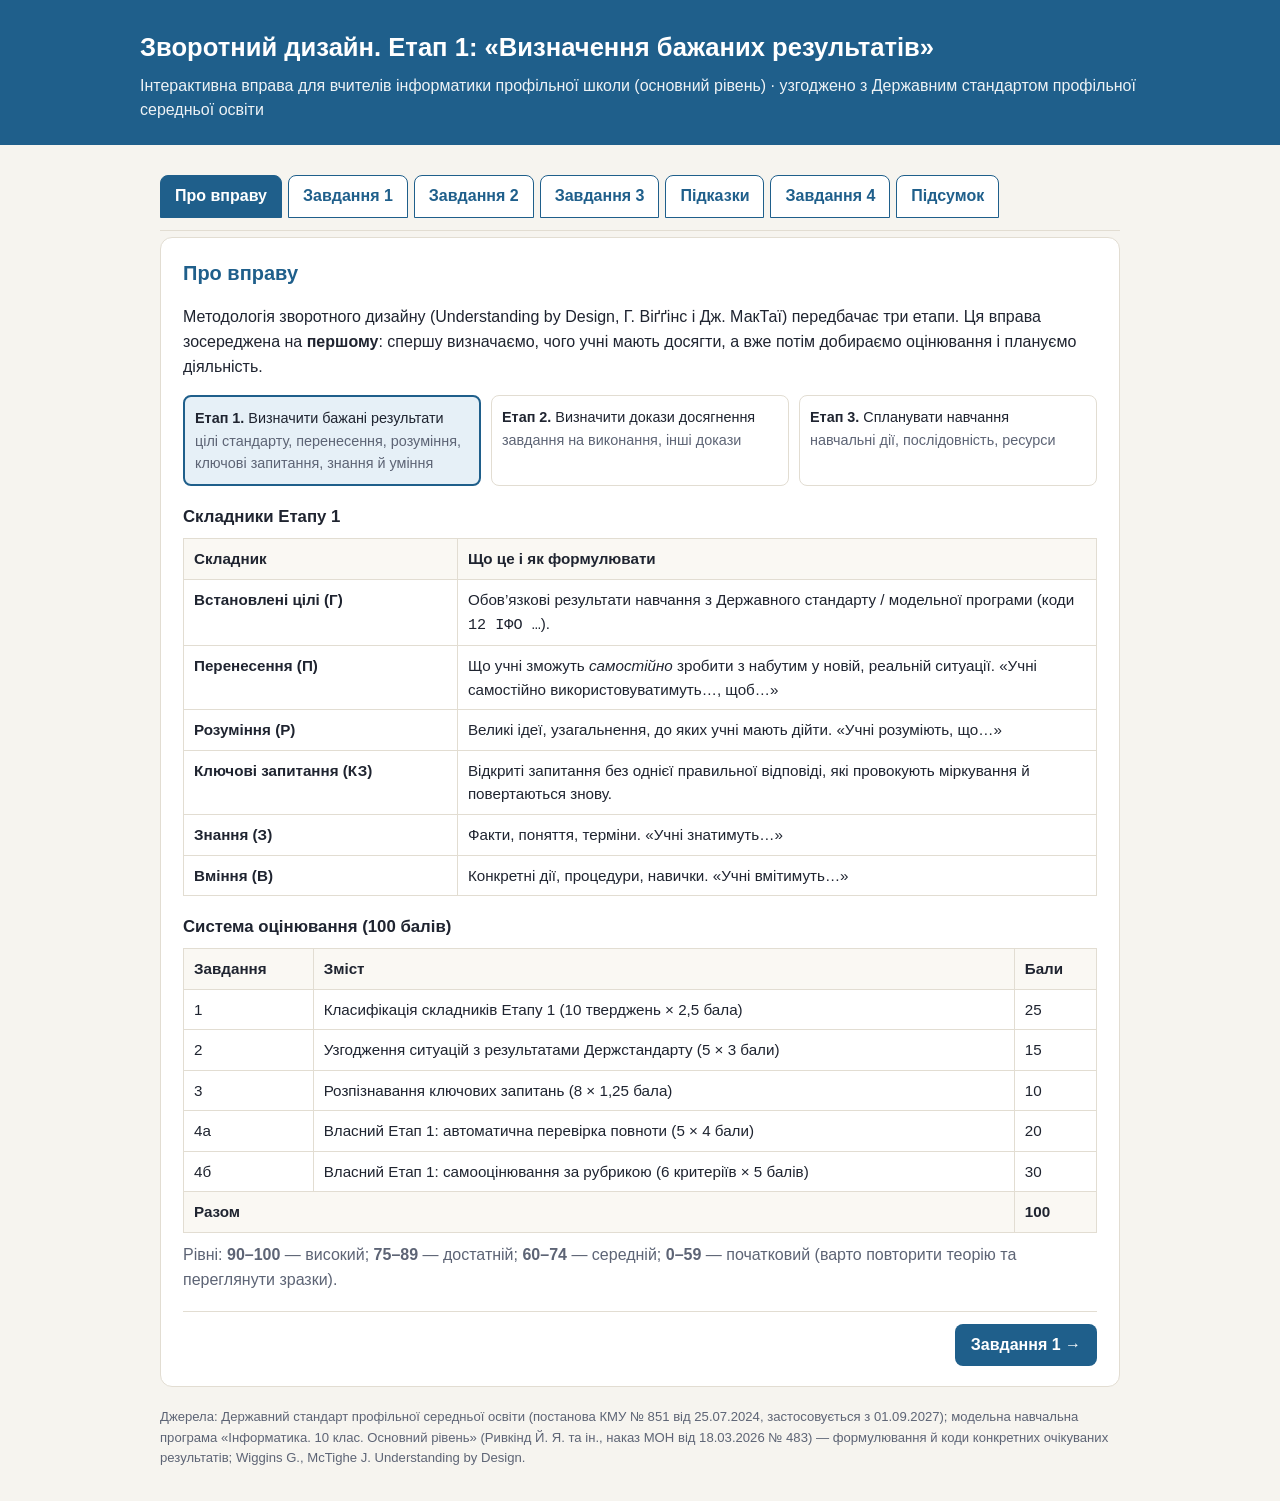
<file: zvorotnyi-dyzain/zvorotnyi-dyzain-etap1-informatyka.html>
<!DOCTYPE html>
<html lang="uk">
<head>
<meta charset="UTF-8">
<meta name="viewport" content="width=device-width, initial-scale=1">
<title>Зворотний дизайн. Етап 1: Визначення бажаних результатів — інтерактивна вправа (Інформатика, основний рівень)</title>
<style>
  :root{
    --bg:#f6f4ef; --card:#ffffff; --ink:#1f2430; --muted:#5d6475; --line:#e2ddd2;
    --accent:#1f5f8b; --accent-soft:#e6f0f7; --ok:#2e7d4f; --ok-soft:#e5f3ea;
    --bad:#b3412f; --bad-soft:#f8e7e3; --warn:#9a6a00; --warn-soft:#fbf1d9;
  }
  *{box-sizing:border-box}
  body{margin:0;font-family:"Segoe UI",Roboto,Arial,sans-serif;background:var(--bg);color:var(--ink);line-height:1.55}
  header{background:var(--accent);color:#fff;padding:28px 20px 22px}
  header .wrap{max-width:1000px;margin:0 auto}
  header h1{margin:0 0 6px;font-size:1.6rem}
  header p{margin:0;opacity:.92}
  main{max-width:1000px;margin:0 auto;padding:20px}
  .card{background:var(--card);border:1px solid var(--line);border-radius:12px;padding:20px 22px;margin-bottom:20px}
  h2{margin:0 0 10px;font-size:1.25rem;color:var(--accent)}
  h3{margin:18px 0 8px;font-size:1.05rem}
  .muted{color:var(--muted)}
  .pill{display:inline-block;background:var(--accent-soft);color:var(--accent);border-radius:999px;padding:2px 10px;font-size:.85rem;font-weight:600;margin-left:6px}
  table{width:100%;border-collapse:collapse;font-size:.95rem}
  th,td{border:1px solid var(--line);padding:8px 10px;text-align:left;vertical-align:top}
  th{background:#faf8f3}
  .item{display:grid;grid-template-columns:1fr 260px;gap:12px;align-items:center;padding:10px 12px;border:1px solid var(--line);border-radius:8px;margin-bottom:8px}
  .item.ok{background:var(--ok-soft);border-color:#b9dcc6}
  .item.bad{background:var(--bad-soft);border-color:#ebc3ba}
  .item .fb{grid-column:1/-1;font-size:.88rem}
  select,textarea,input[type=text]{font:inherit;width:100%;padding:8px 10px;border:1px solid #cfc8ba;border-radius:8px;background:#fff}
  textarea{min-height:84px;resize:vertical}
  button{font:inherit;cursor:pointer;border:none;border-radius:8px;padding:9px 16px;background:var(--accent);color:#fff;font-weight:600}
  button.secondary{background:#fff;color:var(--accent);border:1px solid var(--accent)}
  button:disabled{opacity:.5;cursor:not-allowed}
  .row{display:flex;gap:10px;flex-wrap:wrap;align-items:center;margin-top:12px}
  .score{font-weight:700}
  .eq{display:flex;gap:10px;align-items:flex-start;padding:9px 12px;border:1px solid var(--line);border-radius:8px;margin-bottom:6px}
  .eq.ok{background:var(--ok-soft)} .eq.bad{background:var(--bad-soft)}
  .eq input{margin-top:5px;transform:scale(1.2)}
  .codes{columns:2;column-gap:20px}
  .codes label{display:flex;gap:8px;break-inside:avoid;padding:5px 0;font-size:.9rem}
  .codes .grp{break-inside:avoid;margin-bottom:10px}
  .codes .grp b{display:block;font-size:.9rem;color:var(--accent);margin:4px 0}
  .field{margin-bottom:14px}
  .field label.t{display:block;font-weight:600;margin-bottom:4px}
  .field .hint{font-size:.85rem;color:var(--muted);margin-bottom:6px}
  details.example{border:1px solid var(--line);border-radius:10px;margin-bottom:10px;background:#fcfbf8}
  details.example summary{cursor:pointer;padding:12px 16px;font-weight:600}
  details.example .body{padding:0 16px 14px}
  details.example ul{margin:4px 0 8px;padding-left:20px}
  .tag{display:inline-block;font-size:.78rem;background:var(--warn-soft);color:var(--warn);border-radius:6px;padding:1px 7px;margin-right:4px}
  .check{list-style:none;padding:0;margin:8px 0}
  .check li{padding:4px 0}
  .check li.ok::before{content:"✔ ";color:var(--ok);font-weight:700}
  .check li.bad::before{content:"✘ ";color:var(--bad);font-weight:700}
  .rub td select{min-width:150px}
  .result{border:2px solid var(--accent);background:var(--accent-soft)}
  .big{font-size:2.4rem;font-weight:800;color:var(--accent)}
  .bar{height:12px;background:#d9e5ee;border-radius:6px;overflow:hidden;margin:6px 0 12px}
  .bar>div{height:100%;background:var(--accent);width:0;transition:width .4s}
  .stage{display:grid;grid-template-columns:repeat(3,1fr);gap:10px;margin:10px 0}
  .stage div{border:1px solid var(--line);border-radius:8px;padding:10px;font-size:.9rem}
  .stage div.on{border:2px solid var(--accent);background:var(--accent-soft)}
  @media (max-width:720px){.item{grid-template-columns:1fr}.codes{columns:1}.stage{grid-template-columns:1fr}}
  @media print{header{background:#fff;color:#000}button,.noprint{display:none!important}.card{break-inside:avoid}}

  nav.tabs{position:sticky;top:0;z-index:10;display:flex;flex-wrap:wrap;gap:6px;background:var(--bg);padding:10px 0 12px;margin-bottom:6px;border-bottom:1px solid var(--line)}
  nav.tabs .tab{background:#fff;color:var(--accent);border:1px solid var(--accent);padding:8px 14px;border-radius:8px 8px 0 0;font-weight:600}
  nav.tabs .tab.active{background:var(--accent);color:#fff}
  nav.tabs .tab .tb{display:inline-block;margin-left:6px;font-size:.78rem;font-weight:700;padding:0 6px;border-radius:999px;background:var(--accent-soft);color:var(--accent)}
  nav.tabs .tab .tb:empty{display:none}
  .tabpane{display:none}
  .tabpane.active{display:block;animation:fade .25s}
  @keyframes fade{from{opacity:0;transform:translateY(4px)}to{opacity:1;transform:none}}
  .tabnav{justify-content:space-between;border-top:1px solid var(--line);padding-top:12px;margin-top:18px}
  @media print{.tabpane{display:block!important}nav.tabs,.tabnav{display:none!important}}
</style>
</head>
<body>
<header>
  <div class="wrap">
    <h1>Зворотний дизайн. Етап 1: «Визначення бажаних результатів»</h1>
    <p>Інтерактивна вправа для вчителів інформатики профільної школи (основний рівень) · узгоджено з Державним стандартом профільної середньої освіти</p>
  </div>
</header>

<main>

<!-- ВСТУП -->
<section class="card">
  <h2>Про вправу</h2>
  <p>Методологія зворотного дизайну (Understanding by Design, Г. Віґґінс і Дж. МакТаї) передбачає три етапи. Ця вправа зосереджена на <b>першому</b>: спершу визначаємо, чого учні мають досягти, а вже потім добираємо оцінювання і плануємо діяльність.</p>
  <div class="stage">
    <div class="on"><b>Етап 1.</b> Визначити бажані результати<br><span class="muted">цілі стандарту, перенесення, розуміння, ключові запитання, знання й уміння</span></div>
    <div><b>Етап 2.</b> Визначити докази досягнення<br><span class="muted">завдання на виконання, інші докази</span></div>
    <div><b>Етап 3.</b> Спланувати навчання<br><span class="muted">навчальні дії, послідовність, ресурси</span></div>
  </div>
  <h3>Складники Етапу 1</h3>
  <table>
    <tr><th style="width:30%">Складник</th><th>Що це і як формулювати</th></tr>
    <tr><td><b>Встановлені цілі (Г)</b></td><td>Обов’язкові результати навчання з Державного стандарту / модельної програми (коди <code>12 ІФО …</code>).</td></tr>
    <tr><td><b>Перенесення (П)</b></td><td>Що учні зможуть <i>самостійно</i> зробити з набутим у новій, реальній ситуації. «Учні самостійно використовуватимуть…, щоб…»</td></tr>
    <tr><td><b>Розуміння (Р)</b></td><td>Великі ідеї, узагальнення, до яких учні мають дійти. «Учні розуміють, що…»</td></tr>
    <tr><td><b>Ключові запитання (КЗ)</b></td><td>Відкриті запитання без однієї правильної відповіді, які провокують міркування й повертаються знову.</td></tr>
    <tr><td><b>Знання (З)</b></td><td>Факти, поняття, терміни. «Учні знатимуть…»</td></tr>
    <tr><td><b>Вміння (В)</b></td><td>Конкретні дії, процедури, навички. «Учні вмітимуть…»</td></tr>
  </table>
  <h3>Система оцінювання (100 балів)</h3>
  <table>
    <tr><th>Завдання</th><th>Зміст</th><th>Бали</th></tr>
    <tr><td>1</td><td>Класифікація складників Етапу 1 (10 тверджень × 2,5 бала)</td><td>25</td></tr>
    <tr><td>2</td><td>Узгодження ситуацій з результатами Держстандарту (5 × 3 бали)</td><td>15</td></tr>
    <tr><td>3</td><td>Розпізнавання ключових запитань (8 × 1,25 бала)</td><td>10</td></tr>
    <tr><td>4а</td><td>Власний Етап 1: автоматична перевірка повноти (5 × 4 бали)</td><td>20</td></tr>
    <tr><td>4б</td><td>Власний Етап 1: самооцінювання за рубрикою (6 критеріїв × 5 балів)</td><td>30</td></tr>
    <tr><th colspan="2">Разом</th><th>100</th></tr>
  </table>
  <p class="muted" style="margin-top:10px">Рівні: <b>90–100</b> — високий; <b>75–89</b> — достатній; <b>60–74</b> — середній; <b>0–59</b> — початковий (варто повторити теорію та переглянути зразки).</p>
</section>

<!-- ЗАВДАННЯ 1 -->
<section class="card" id="t1">
  <h2>Завдання 1. До якого складника Етапу 1 належить твердження? <span class="pill">25 балів</span></h2>
  <p class="muted">Оберіть для кожного твердження категорію: Г — встановлена ціль, П — перенесення, Р — розуміння, КЗ — ключове запитання, З — знання, В — вміння.</p>
  <div id="t1list"></div>
  <div class="row"><button onclick="checkT1()">Перевірити</button><span class="score" id="t1score"></span></div>
</section>

<!-- ЗАВДАННЯ 2 -->
<section class="card" id="t2">
  <h2>Завдання 2. Узгодьте ситуацію з результатом навчання Держстандарту <span class="pill">15 балів</span></h2>
  <p class="muted">Для кожної навчальної ситуації з курсу «Інформатика. 10 клас» оберіть конкретний очікуваний результат, якому вона найточніше відповідає.</p>
  <div id="t2list"></div>
  <div class="row"><button onclick="checkT2()">Перевірити</button><span class="score" id="t2score"></span></div>
</section>

<!-- ЗАВДАННЯ 3 -->
<section class="card" id="t3">
  <h2>Завдання 3. Які з запитань є ключовими? <span class="pill">10 балів</span></h2>
  <p class="muted">Позначте лише ті, що відповідають ознакам ключового запитання: відкрите, спонукає до міркувань і аргументації, не має однієї «правильної» відповіді, повертається протягом навчання.</p>
  <div id="t3list"></div>
  <div class="row"><button onclick="checkT3()">Перевірити</button><span class="score" id="t3score"></span></div>
</section>

<!-- ПІДКАЗКИ-ЗРАЗКИ -->
<section class="card" id="examples">
  <h2>Підказки: зразки виконання Етапу 1 (інформатика, основний рівень)</h2>
  <p class="muted">Перегляньте зразки перед завданням 4. Не копіюйте їх: оберіть іншу тему або сформулюйте власні елементи.</p>

  <details class="example">
    <summary>Зразок 1. Розділ «Цифрова безпека, етика та правові норми» — модуль «Мій безпечний цифровий простір»</summary>
    <div class="body">
      <p><span class="tag">Г</span><b>Встановлені цілі (Держстандарт):</b></p>
      <ul>
        <li>12 ІФО 4.1.2.1 — обирає та застосовує політики кібербезпеки для власного інформаційного середовища;</li>
        <li>12 ІФО 4.1.3.1 — враховує наслідки власних дій у цифровому середовищі та їх вплив на цифрову репутацію;</li>
        <li>12 ІФО 1.4.2.1 — використовує різні методи для захисту / протидії маніпуляціям, зокрема в цифровому світі.</li>
      </ul>
      <p><span class="tag">П</span><b>Перенесення:</b> учні самостійно проводитимуть «аудит безпеки» своїх облікових записів і пристроїв та розпізнаватимуть спроби шахрайства чи маніпуляцій у нових для них сервісах.</p>
      <p><span class="tag">Р</span><b>Розуміння:</b> учні розуміють, що…</p>
      <ul>
        <li>безпека — це не одноразове налаштування, а постійна звичка і компроміс між зручністю та захистом;</li>
        <li>цифровий слід накопичується з дрібних дій і впливає на реальні можливості людини (навчання, роботу).</li>
      </ul>
      <p><span class="tag">КЗ</span><b>Ключові запитання:</b> Чи можна бути повністю захищеним у мережі? Яку ціну ми платимо за «безкоштовні» сервіси? Хто відповідає за мою безпеку в мережі?</p>
      <p><span class="tag">З</span><b>Знання:</b> фішинг, соціальна інженерія, двофакторна автентифікація, менеджер паролів, цифровий слід, налаштування приватності.</p>
      <p><span class="tag">В</span><b>Вміння:</b> створювати надійні паролі та керувати ними; налаштовувати 2FA; перевіряти дозволи застосунків; розпізнавати ознаки фішингового листа.</p>
    </div>
  </details>

  <details class="example">
    <summary>Зразок 2. Розділ «Обчислювальне мислення та моделювання» — модуль «Дані розповідають історію»</summary>
    <div class="body">
      <p><span class="tag">Г</span><b>Встановлені цілі (Держстандарт):</b></p>
      <ul>
        <li>12 ІФО 1.2.3.1 — досліджує та аналізує набори даних, взаємозв’язки та залежності між ними;</li>
        <li>12 ІФО 1.3.1.1 — створює, оцінює та використовує інформаційні моделі для розв’язування задач із обраної галузі;</li>
        <li>12 ІФО 2.4.2.1 — комбінує дані різних типів під час створення інформаційних продуктів.</li>
      </ul>
      <p><span class="tag">П</span><b>Перенесення:</b> учні самостійно збиратимуть і аналізуватимуть дані про проблему своєї громади чи школи (наприклад, енергоспоживання, відвідуваність) та обґрунтовуватимуть рішення за допомогою побудованої моделі.</p>
      <p><span class="tag">Р</span><b>Розуміння:</b> учні розуміють, що…</p>
      <ul>
        <li>будь-яка модель спрощує реальність, тому її висновки мають межі застосування;</li>
        <li>кореляція між даними не завжди означає причинно-наслідковий зв’язок.</li>
      </ul>
      <p><span class="tag">КЗ</span><b>Ключові запитання:</b> Коли модель достатньо точна, щоб на неї спиратися? Чи можуть дані «брехати»? Як те, що ми вирішили виміряти, впливає на висновок?</p>
      <p><span class="tag">З</span><b>Знання:</b> модель, параметр, набір даних, тип даних, кореляція, тренд, візуалізація даних.</p>
      <p><span class="tag">В</span><b>Вміння:</b> очищати та впорядковувати дані в електронній таблиці; будувати діаграми й лінії тренду; змінювати параметри моделі та порівнювати результати.</p>
    </div>
  </details>

  <details class="example">
    <summary>Зразок 3. Розділ «Інформаційні технології та цифрова трансформація суспільства» — модуль «ІТ у моїй майбутній професії»</summary>
    <div class="body">
      <p><span class="tag">Г</span><b>Встановлені цілі (Держстандарт):</b></p>
      <ul>
        <li>12 ІФО 1.1.2.1 — аналізує та оцінює сучасні тенденції розвитку інформаційних технологій в обраній галузі;</li>
        <li>12 ІФО 1.3.2.1 — пояснює використання інформаційних систем в обраній галузі;</li>
        <li>12 ІФО 1.4.1.1 — оцінює достовірність інформації та надійність її джерел.</li>
      </ul>
      <p><span class="tag">П</span><b>Перенесення:</b> учні самостійно досліджуватимуть, як цифрові технології змінюють обрану ними сферу діяльності, і ухвалюватимуть обґрунтовані рішення щодо власної освітньої траєкторії.</p>
      <p><span class="tag">Р</span><b>Розуміння:</b> учні розуміють, що…</p>
      <ul>
        <li>цифрова трансформація змінює не лише інструменти, а й саму природу професій і зв’язків між людьми;</li>
        <li>технології несуть і можливості, і ризики, тож їхній вплив залежить від рішень людей.</li>
      </ul>
      <p><span class="tag">КЗ</span><b>Ключові запитання:</b> Які професії зникнуть, а які народяться завдяки ІТ — і чому? Чи робить автоматизація суспільство справедливішим?</p>
      <p><span class="tag">З</span><b>Знання:</b> цифрова трансформація, інформаційна система, штучний інтелект, хмарні сервіси, цифровий розрив.</p>
      <p><span class="tag">В</span><b>Вміння:</b> знаходити й перевіряти джерела про тенденції в галузі; порівнювати інформаційні системи за критеріями; презентувати результати дослідження.</p>
    </div>
  </details>
</section>

<!-- ЗАВДАННЯ 4 -->
<section class="card" id="t4">
  <h2>Завдання 4. Сплануйте власний Етап 1 <span class="pill">50 балів</span></h2>
  <p class="muted">Оберіть розділ курсу «Інформатика. 10 клас (основний рівень)», сформулюйте тему модуля й заповніть шаблон. Кожен пункт списків пишіть з нового рядка.</p>

  <div class="field">
    <label class="t" for="sec">Розділ курсу</label>
    <select id="sec">
      <option value="">— оберіть —</option>
      <option>Інформаційні технології та цифрова трансформація суспільства</option>
      <option>Цифрове середовище та комунікації</option>
      <option>Цифрова безпека, етика та правові норми</option>
      <option>Обчислювальне мислення та моделювання</option>
      <option>Практикум з інформаційних технологій</option>
    </select>
  </div>
  <div class="field">
    <label class="t" for="topic">Тема модуля / уроку</label>
    <input type="text" id="topic" placeholder="Наприклад: «Співпраця в хмарному середовищі»">
  </div>

  <div class="field">
    <label class="t">Г. Встановлені цілі: результати навчання з Держстандарту</label>
    <div class="hint">Оберіть 2–5 конкретних очікуваних результатів, які найкраще відповідають темі.</div>
    <div class="codes" id="codes"></div>
  </div>

  <div class="field">
    <label class="t" for="transfer">П. Перенесення</label>
    <div class="hint">«Учні самостійно використовуватимуть набуте, щоб…» — нова, реальна ситуація поза уроком.</div>
    <textarea id="transfer"></textarea>
  </div>
  <div class="field">
    <label class="t" for="und">Р. Розуміння (щонайменше 2)</label>
    <div class="hint">«Учні розуміють, що…» — узагальнення, а не факт чи визначення.</div>
    <textarea id="und"></textarea>
  </div>
  <div class="field">
    <label class="t" for="eqs">КЗ. Ключові запитання (щонайменше 2)</label>
    <div class="hint">Відкриті запитання; кожне закінчуйте знаком «?».</div>
    <textarea id="eqs"></textarea>
  </div>
  <div class="field">
    <label class="t" for="know">З. Знання (щонайменше 2)</label>
    <textarea id="know" placeholder="Учні знатимуть…"></textarea>
  </div>
  <div class="field">
    <label class="t" for="skills">В. Вміння (щонайменше 2)</label>
    <textarea id="skills" placeholder="Учні вмітимуть…"></textarea>
  </div>

  <h3>4а. Автоматична перевірка повноти (20 балів)</h3>
  <div class="row"><button onclick="checkT4a()">Перевірити шаблон</button><span class="score" id="t4ascore"></span></div>
  <ul class="check" id="t4acheck"></ul>

  <h3>4б. Самооцінювання за рубрикою (30 балів)</h3>
  <p class="muted">Чесно оцініть свій шаблон за кожним критерієм. За можливості попросіть колегу оцінити його за цією ж рубрикою.</p>
  <table class="rub">
    <tr><th>Критерій</th><th>Оцінка</th></tr>
    <tbody id="rubric"></tbody>
  </table>
  <div class="row"><button onclick="checkT4b()">Зарахувати самооцінювання</button><span class="score" id="t4bscore"></span></div>
</section>

<!-- РЕЗУЛЬТАТ -->
<section class="card result" id="res">
  <h2>Підсумок</h2>
  <div class="big" id="total">0 / 100</div>
  <div class="bar"><div id="totalbar"></div></div>
  <div id="level" class="muted">Виконайте всі завдання й натисніть «Перевірити» в кожному з них.</div>
  <table style="margin-top:12px">
    <tr><th>Завдання</th><th>Бали</th><th>Максимум</th></tr>
    <tr><td>1. Класифікація</td><td id="s1">—</td><td>25</td></tr>
    <tr><td>2. Узгодження з Держстандартом</td><td id="s2">—</td><td>15</td></tr>
    <tr><td>3. Ключові запитання</td><td id="s3">—</td><td>10</td></tr>
    <tr><td>4а. Повнота шаблону</td><td id="s4a">—</td><td>20</td></tr>
    <tr><td>4б. Самооцінювання</td><td id="s4b">—</td><td>30</td></tr>
  </table>
  <div class="row noprint">
    <button onclick="downloadPlan()">Завантажити мій Етап 1 (.txt)</button>
    <button class="secondary" onclick="window.print()">Друкувати / зберегти як PDF</button>
    <button class="secondary" onclick="resetAll()">Почати знову</button>
  </div>
</section>

<p class="muted" style="font-size:.82rem">Джерела: Державний стандарт профільної середньої освіти (постанова КМУ № 851 від 25.07.2024, застосовується з 01.09.2027); модельна навчальна програма «Інформатика. 10 клас. Основний рівень» (Ривкінд Й. Я. та ін., наказ МОН від 18.03.2026 № 483) — формулювання й коди конкретних очікуваних результатів; Wiggins G., McTighe J. Understanding by Design.</p>

</main>

<script>
/* ---------- ДАНІ ---------- */
const CATS = {G:"Г — встановлена ціль (Держстандарт)",P:"П — перенесення",R:"Р — розуміння",KZ:"КЗ — ключове запитання",Z:"З — знання",V:"В — вміння"};
const T1 = [
  {t:"12 ІФО 1.4.1.1: оцінює достовірність інформації та надійність її джерел, використовуючи надані критерії та пропонуючи власні.",a:"G",e:"Це обов’язковий результат навчання з Держстандарту — встановлена ціль."},
  {t:"Учні самостійно перевірятимуть вірусне повідомлення в соцмережі, перш ніж ним поділитися з друзями чи родиною.",a:"P",e:"Самостійне застосування набутого в новій, реальній ситуації — це перенесення."},
  {t:"Учні розуміють, що ефективність алгоритму залежить від обраної структури даних і розміру задачі.",a:"R",e:"Узагальнення («велика ідея»), до якого учні мають дійти, — розуміння."},
  {t:"Чи можна повністю довіряти рішенню, яке ухвалив алгоритм?",a:"KZ",e:"Відкрите, дискусійне запитання без однієї правильної відповіді."},
  {t:"Учні знатимуть поняття: фішинг, соціальна інженерія, двофакторна автентифікація.",a:"Z",e:"Терміни й поняття — це знання."},
  {t:"Учні вмітимуть налаштовувати двофакторну автентифікацію в обліковому записі.",a:"V",e:"Конкретна дія / процедура — вміння."},
  {t:"Що важливіше для суспільства — відкритість даних чи їхня приватність?",a:"KZ",e:"Провокує аргументацію, повертається в різних темах — ключове запитання."},
  {t:"Учні розуміють, що цифрова репутація складається з дрібних дій і її важко змінити згодом.",a:"R",e:"Узагальнення про наслідки поведінки — розуміння."},
  {t:"Учні знатимуть основні структури даних: список, словник, таблиця.",a:"Z",e:"Перелік понять — знання."},
  {t:"Учні вмітимуть тестувати програму на граничних значеннях і виправляти знайдені помилки.",a:"V",e:"Процедурна навичка — вміння."}
];
const T2 = [
  {t:"Учні налаштовують політику паролів і резервного копіювання для власних пристроїв.",o:["12 ІФО 4.1.2.1 — обирає та застосовує політики кібербезпеки для власного інформаційного середовища","12 ІФО 3.2.2.1 — фіксує типові апаратні та/чи програмні збої…","12 ІФО 4.3.1.1 — дотримується норм законодавства у сфері інтелектуальної власності","12 ІФО 2.4.4.1 — оцінює якість інформаційних продуктів"],a:0},
  {t:"Учні будують у таблиці модель прогнозу витрат електроенергії школи й аналізують, як зміна параметрів впливає на результат.",o:["12 ІФО 1.1.1.1 — обґрунтовано обирає та доцільно використовує цифрові пристрої","12 ІФО 1.3.1.1 — створює, оцінює та використовує інформаційні моделі для розв’язування задач","12 ІФО 4.2.1.1 — дотримується норм соціальної та міжособистісної взаємодії","12 ІФО 2.5.2.1 — розуміє ідеї та емоції інших членів команди"],a:1},
  {t:"Учні перевіряють новину за кількома незалежними джерелами та складають власний перелік критеріїв надійності.",o:["12 ІФО 1.2.2.1 — пояснює особливості кодування цифрових даних","12 ІФО 2.1.3.1 — використовує різні структури даних","12 ІФО 1.4.1.1 — оцінює достовірність інформації та надійність її джерел…","12 ІФО 3.1.1.1 — досліджує можливості цифрових пристроїв"],a:2},
  {t:"Учні добирають для презентації зображення з відповідними ліцензіями Creative Commons і правильно їх атрибутують.",o:["12 ІФО 4.3.1.1 — дотримується норм законодавства у сфері інтелектуальної власності","12 ІФО 1.1.3.1 — пояснює фактори розподілу цифрових ресурсів","12 ІФО 2.2.1.1 — у співпраці реалізовує алгоритми у програмних проєктах","12 ІФО 1.2.1.1 — пояснює сутність інформаційних процесів"],a:0},
  {t:"Команда учнів запускає свою програму на наборі тестів, виявляє помилки та пропонує покращення коду.",o:["12 ІФО 4.1.1.1 — піклується про власну безпеку, добробут і здоров’я","12 ІФО 1.1.2.1 — аналізує тенденції розвитку ІТ","12 ІФО 2.2.2.1 — тестує, налагоджує та пропонує вдосконалення програмних проєктів","12 ІФО 4.2.2.1 — враховує засади універсального дизайну"],a:2}
];
const T3 = [
  {t:"Що таке хмарні обчислення?",a:false,e:"Запит на визначення — має одну відповідь."},
  {t:"Хто насправді володіє моїми даними в мережі?",a:true,e:"Спонукає до дослідження й дискусії."},
  {t:"Скільки бітів в одному байті?",a:false,e:"Фактологічне запитання."},
  {t:"Чи робить автоматизація суспільство справедливішим?",a:true,e:"Відкрите, ціннісне, без однозначної відповіді."},
  {t:"Як вирішити, якому джерелу інформації можна довіряти?",a:true,e:"Повертається в багатьох темах, вимагає критеріїв і аргументів."},
  {t:"Назвіть три види шкідливого програмного забезпечення.",a:false,e:"Перевіряє знання, а не розуміння."},
  {t:"Коли модель стає достатньо точною, щоб на неї спиратися?",a:true,e:"Провокує міркування про межі моделей."},
  {t:"Яка комбінація клавіш копіює виділений текст?",a:false,e:"Процедурне фактологічне запитання."}
];
const CODES = [
  ["1. Інформація, дані, моделі",[
    ["12 ІФО 1.1.1.1","обґрунтовано обирає та доцільно використовує цифрові пристрої"],
    ["12 ІФО 1.1.2.1","аналізує та оцінює сучасні тенденції розвитку ІТ в обраній галузі"],
    ["12 ІФО 1.1.3.1","пояснює фактори розподілу й використання цифрових ресурсів у глобальному суспільстві"],
    ["12 ІФО 1.2.1.1","розуміє та пояснює сутність інформаційних процесів в обраній галузі"],
    ["12 ІФО 1.2.2.1","пояснює особливості кодування цифрових даних"],
    ["12 ІФО 1.2.3.1","досліджує та аналізує набори даних, взаємозв’язки та залежності між ними"],
    ["12 ІФО 1.3.1.1","створює, оцінює та використовує інформаційні моделі для розв’язування задач"],
    ["12 ІФО 1.3.2.1","пояснює використання інформаційних систем в обраній галузі"],
    ["12 ІФО 1.4.1.1","оцінює достовірність інформації та надійність її джерел"],
    ["12 ІФО 1.4.2.1","використовує різні методи захисту / протидії маніпуляціям у цифровому світі"]]],
  ["2. Алгоритми, програми, інформаційні продукти",[
    ["12 ІФО 2.1.1.1","пояснює та застосовує основні алгоритми для розв’язування задач"],
    ["12 ІФО 2.1.2.1","оцінює ефективність власних і відомих алгоритмів"],
    ["12 ІФО 2.1.3.1","використовує різні структури даних для розв’язування типових задач"],
    ["12 ІФО 2.2.1.1","у співпраці реалізовує алгоритми у програмних проєктах"],
    ["12 ІФО 2.2.2.1","тестує, налагоджує та пропонує вдосконалення програмних проєктів"],
    ["12 ІФО 2.3.1.1","бере участь у створенні програмних проєктів за модульною технологією"],
    ["12 ІФО 2.4.1.1","створює і вдосконалює інформаційні продукти для розв’язування задач"],
    ["12 ІФО 2.4.2.1","комбінує дані різних типів під час створення інформаційних продуктів"],
    ["12 ІФО 2.4.3.1","самостійно опановує роботу з новими програмними продуктами"],
    ["12 ІФО 2.4.4.1","оцінює якість інформаційних продуктів"],
    ["12 ІФО 2.5.1.1","демонструє здатність взаємодіяти в команді під час розробки проєктів"],
    ["12 ІФО 2.5.2.1","розуміє ідеї та емоції інших членів команди та конструктивно реагує"]]],
  ["3. Цифрове середовище",[
    ["12 ІФО 3.1.1.1","досліджує можливості цифрових пристроїв з метою їх застосування"],
    ["12 ІФО 3.2.1.1","організовує власне інформаційне середовище для розв’язування типових задач"],
    ["12 ІФО 3.2.2.1","фіксує типові апаратні / програмні збої, пояснює причини та способи усунення"],
    ["12 ІФО 3.3.1.1","обґрунтовано обирає технологічні засоби для індивідуальної або групової діяльності"]]],
  ["4. Безпека, етика, право",[
    ["12 ІФО 4.1.1.1","піклується про власну безпеку, добробут і здоров’я під час використання ІТ"],
    ["12 ІФО 4.1.2.1","обирає та застосовує політики кібербезпеки для власного середовища"],
    ["12 ІФО 4.1.3.1","враховує наслідки власних дій у цифровому середовищі та вплив на цифрову репутацію"],
    ["12 ІФО 4.2.1.1","дотримується норм соціальної, міжкультурної та міжособистісної взаємодії"],
    ["12 ІФО 4.2.2.1","враховує засади універсального дизайну"],
    ["12 ІФО 4.3.1.1","дотримується норм законодавства у сфері інтелектуальної власності"]]]
];
const RUBRIC = [
  "Обрані результати Держстандарту справді відповідають темі та розділу курсу",
  "Перенесення описує самостійне застосування в новій, реальній ситуації поза уроком",
  "Розуміння сформульовані як узагальнення («великі ідеї»), а не як факти чи визначення",
  "Ключові запитання відкриті, дискусійні, повертаються протягом вивчення теми",
  "Знання і вміння конкретні, перевірні й підтримують сформульовані розуміння",
  "Усі елементи узгоджені між собою: від цілей стандарту до вмінь простежується одна логіка"
];
const scores = {s1:null,s2:null,s3:null,s4a:null,s4b:null};

/* ---------- РЕНДЕР ---------- */
function esc(s){return s.replace(/[&<>"]/g,c=>({"&":"&amp;","<":"&lt;",">":"&gt;",'"':"&quot;"}[c]));}
function render(){
  document.getElementById("t1list").innerHTML = T1.map((q,i)=>`
    <div class="item" id="t1i${i}"><div>${i+1}. ${esc(q.t)}</div>
    <select id="t1s${i}"><option value="">— категорія —</option>${Object.entries(CATS).map(([k,v])=>`<option value="${k}">${v}</option>`).join("")}</select>
    <div class="fb" id="t1f${i}"></div></div>`).join("");
  document.getElementById("t2list").innerHTML = T2.map((q,i)=>`
    <div class="item" id="t2i${i}" style="grid-template-columns:1fr"><div><b>${i+1}.</b> ${esc(q.t)}</div>
    <select id="t2s${i}"><option value="">— оберіть результат навчання —</option>${q.o.map((o,j)=>`<option value="${j}">${esc(o)}</option>`).join("")}</select>
    <div class="fb" id="t2f${i}"></div></div>`).join("");
  document.getElementById("t3list").innerHTML = T3.map((q,i)=>`
    <label class="eq" id="t3i${i}"><input type="checkbox" id="t3c${i}"><span>${esc(q.t)}<br><small class="fb" id="t3f${i}"></small></span></label>`).join("");
  document.getElementById("codes").innerHTML = CODES.map(([g,list])=>`<div class="grp"><b>${g}</b>${
    list.map(([c,d])=>`<label><input type="checkbox" class="code" value="${c}" data-d="${esc(d)}"><span><b>${c}</b> — ${esc(d)}</span></label>`).join("")}</div>`).join("");
  document.getElementById("rubric").innerHTML = RUBRIC.map((r,i)=>`
    <tr><td>${i+1}. ${r}</td><td><select id="r${i}"><option value="">— оцінка —</option>
    <option value="5">5 — повністю</option><option value="3">3 — частково</option><option value="0">0 — не відповідає</option></select></td></tr>`).join("");
}

/* ---------- ПЕРЕВІРКА ---------- */
function fmt(n){return (Math.round(n*100)/100).toString().replace(".",",");}
function checkT1(){
  let s=0;
  T1.forEach((q,i)=>{
    const v=document.getElementById("t1s"+i).value, el=document.getElementById("t1i"+i), f=document.getElementById("t1f"+i);
    const ok=v===q.a; if(ok)s+=2.5;
    el.className="item "+(ok?"ok":"bad");
    f.innerHTML=(ok?"✔ Правильно. ":"✘ Правильна відповідь: <b>"+CATS[q.a]+"</b>. ")+q.e;
  });
  scores.s1=s; document.getElementById("t1score").textContent=`Результат: ${fmt(s)} / 25`; updateTotal();
}
function checkT2(){
  let s=0;
  T2.forEach((q,i)=>{
    const v=document.getElementById("t2s"+i).value, el=document.getElementById("t2i"+i), f=document.getElementById("t2f"+i);
    const ok=v!==""&&+v===q.a; if(ok)s+=3;
    el.className="item "+(ok?"ok":"bad"); el.style.gridTemplateColumns="1fr";
    f.innerHTML=ok?"✔ Правильно.":"✘ Найточніше: <b>"+esc(q.o[q.a])+"</b>";
  });
  scores.s2=s; document.getElementById("t2score").textContent=`Результат: ${s} / 15`; updateTotal();
}
function checkT3(){
  let s=0;
  T3.forEach((q,i)=>{
    const v=document.getElementById("t3c"+i).checked, el=document.getElementById("t3i"+i), f=document.getElementById("t3f"+i);
    const ok=v===q.a; if(ok)s+=1.25;
    el.className="eq "+(ok?"ok":"bad");
    f.textContent=(q.a?"Ключове: ":"Не ключове: ")+q.e;
  });
  scores.s3=s; document.getElementById("t3score").textContent=`Результат: ${fmt(s)} / 10`; updateTotal();
}
function lines(id){return document.getElementById(id).value.split(/\n+/).map(x=>x.trim()).filter(x=>x.length>0);}
function checkT4a(){
  const codes=[...document.querySelectorAll(".code:checked")];
  const tr=document.getElementById("transfer").value.trim();
  const und=lines("und"), eqs=lines("eqs"), kn=lines("know"), sk=lines("skills");
  const closed=/^(що таке|скільки|коли був|коли було|хто винайшов|назвіть|перелічіть|яка комбінація)/i;
  const checks=[
    {ok:codes.length>=2&&codes.length<=5, t:`Обрано 2–5 результатів Держстандарту (зараз: ${codes.length})`},
    {ok:tr.length>=50 && /самостійно|нов|реальн|поза/i.test(tr), t:"Перенесення розгорнуте (≥ 50 символів) і вказує на самостійне застосування в новій / реальній ситуації"},
    {ok:und.length>=2 && und.every(u=>u.length>=30), t:`Сформульовано ≥ 2 розуміння по ≥ 30 символів (зараз: ${und.length})`},
    {ok:eqs.length>=2 && eqs.every(q=>/\?$/.test(q) && !closed.test(q)), t:`≥ 2 ключові запитання зі знаком «?», не фактологічні («Що таке…», «Скільки…») (зараз: ${eqs.length})`},
    {ok:kn.length>=2 && sk.length>=2, t:`Є ≥ 2 знання і ≥ 2 вміння (зараз: ${kn.length} і ${sk.length})`}
  ];
  let s=0; checks.forEach(c=>{if(c.ok)s+=4;});
  document.getElementById("t4acheck").innerHTML=checks.map(c=>`<li class="${c.ok?"ok":"bad"}">${c.t}</li>`).join("");
  scores.s4a=s; document.getElementById("t4ascore").textContent=`Результат: ${s} / 20`; updateTotal();
}
function checkT4b(){
  let s=0, missing=0;
  RUBRIC.forEach((r,i)=>{const v=document.getElementById("r"+i).value; if(v==="")missing++; else s+=+v;});
  if(missing){document.getElementById("t4bscore").textContent=`Оцініть усі критерії (не оцінено: ${missing})`;return;}
  scores.s4b=s; document.getElementById("t4bscore").textContent=`Результат: ${s} / 30`; updateTotal();
}
function updateTotal(){
  let t=0; for(const k in scores){const v=scores[k]; document.getElementById(k).textContent=v===null?"—":fmt(v); if(v!==null)t+=v;}
  document.getElementById("total").textContent=`${fmt(t)} / 100`;
  document.getElementById("totalbar").style.width=t+"%";
  const done=Object.values(scores).every(v=>v!==null);
  let lvl = t>=90?"Високий рівень: ви впевнено застосовуєте перший етап зворотного дизайну.":
            t>=75?"Достатній рівень: доопрацюйте елементи, позначені як помилкові чи часткові.":
            t>=60?"Середній рівень: перегляньте зразки й уточніть формулювання розумінь і ключових запитань.":
                  "Початковий рівень: поверніться до теорії та зразків, потім виконайте завдання ще раз.";
  document.getElementById("level").textContent = done ? lvl : "Проміжний результат. Виконайте всі завдання, щоб отримати підсумковий рівень.";
}

/* ---------- ЕКСПОРТ / СКИДАННЯ ---------- */
function downloadPlan(){
  const codes=[...document.querySelectorAll(".code:checked")].map(c=>`  • ${c.value} — ${c.dataset.d}`);
  const L=id=>lines(id).map(x=>"  • "+x).join("\n")||"  —";
  const txt=`ЗВОРОТНИЙ ДИЗАЙН. ЕТАП 1: БАЖАНІ РЕЗУЛЬТАТИ
Предмет: Інформатика, 10 клас (основний рівень)
Розділ: ${document.getElementById("sec").value||"—"}
Тема: ${document.getElementById("topic").value||"—"}

Г. ВСТАНОВЛЕНІ ЦІЛІ (Державний стандарт профільної середньої освіти)
${codes.join("\n")||"  —"}

П. ПЕРЕНЕСЕННЯ
  ${document.getElementById("transfer").value.trim()||"—"}

Р. РОЗУМІННЯ (учні розуміють, що…)
${L("und")}

КЗ. КЛЮЧОВІ ЗАПИТАННЯ
${L("eqs")}

З. ЗНАННЯ
${L("know")}

В. ВМІННЯ
${L("skills")}

РЕЗУЛЬТАТ ВПРАВИ: ${document.getElementById("total").textContent}
`;
  const blob=new Blob([txt],{type:"text/plain;charset=utf-8"});
  const a=document.createElement("a"); a.href=URL.createObjectURL(blob); a.download="etap1-zvorotnyi-dyzain.txt"; a.click();
  setTimeout(()=>URL.revokeObjectURL(a.href),1000);
}
function resetAll(){
  for(const k in scores)scores[k]=null;
  ["transfer","und","eqs","know","skills","topic"].forEach(id=>document.getElementById(id).value="");
  document.getElementById("sec").value="";
  ["t1score","t2score","t3score","t4ascore","t4bscore"].forEach(id=>document.getElementById(id).textContent="");
  document.getElementById("t4acheck").innerHTML="";
  render(); updateTotal(); window.scrollTo({top:0,behavior:"smooth"});
}
render(); updateTotal();

/* ---------- ВКЛАДКИ ---------- */
const TAB_LABELS=["Про вправу","Завдання 1","Завдання 2","Завдання 3","Підказки","Завдання 4","Підсумок"];
const TAB_MAX={1:"s1",2:"s2",3:"s3"};
let tabSecs=[];
function showTab(i){
  tabSecs.forEach((s,j)=>s.classList.toggle("active",i===j));
  document.querySelectorAll("nav.tabs .tab").forEach((b,j)=>{b.classList.toggle("active",i===j);b.setAttribute("aria-selected",i===j);});
  const nav=document.querySelector("nav.tabs");
  if(nav&&window.scrollY>nav.offsetTop) window.scrollTo({top:nav.offsetTop,behavior:"smooth"});
}
(function initTabs(){
  const main=document.querySelector("main");
  tabSecs=[...main.querySelectorAll(":scope > section.card")];
  const nav=document.createElement("nav"); nav.className="tabs"; nav.setAttribute("role","tablist");
  tabSecs.forEach((s,i)=>{
    s.classList.add("tabpane"); s.setAttribute("role","tabpanel");
    const b=document.createElement("button"); b.type="button"; b.className="tab"; b.setAttribute("role","tab");
    b.innerHTML=(TAB_LABELS[i]||("Розділ "+(i+1)))+'<span class="tb" id="tb'+i+'"></span>';
    b.onclick=()=>showTab(i); nav.appendChild(b);
    const r=document.createElement("div"); r.className="row tabnav";
    r.innerHTML=(i>0?`<button type="button" class="secondary" onclick="showTab(${i-1})">← ${TAB_LABELS[i-1]}</button>`:"<span></span>")+
                (i<tabSecs.length-1?`<button type="button" onclick="showTab(${i+1})">${TAB_LABELS[i+1]} →</button>`:"");
    s.appendChild(r);
  });
  main.insertBefore(nav,tabSecs[0]);
  showTab(0);
})();
function updateTabBadges(){
  const f=v=>(Math.round(v*100)/100).toString().replace(".",",");
  for(const i in TAB_MAX){const v=scores[TAB_MAX[i]]; document.getElementById("tb"+i).textContent=v===null?"":f(v);}
  const a=scores.s4a,b=scores.s4b;
  document.getElementById("tb5").textContent=(a===null&&b===null)?"":f((a||0)+(b||0));
  let t=0,any=false; for(const k in scores){if(scores[k]!==null){t+=scores[k];any=true;}}
  document.getElementById("tb6").textContent=any?f(t):"";
}
const _updateTotal=updateTotal; updateTotal=function(){_updateTotal(); updateTabBadges();};
const _resetAll=resetAll; resetAll=function(){_resetAll(); updateTabBadges(); showTab(0);};
updateTabBadges();
</script>
</body>
</html>
</file>
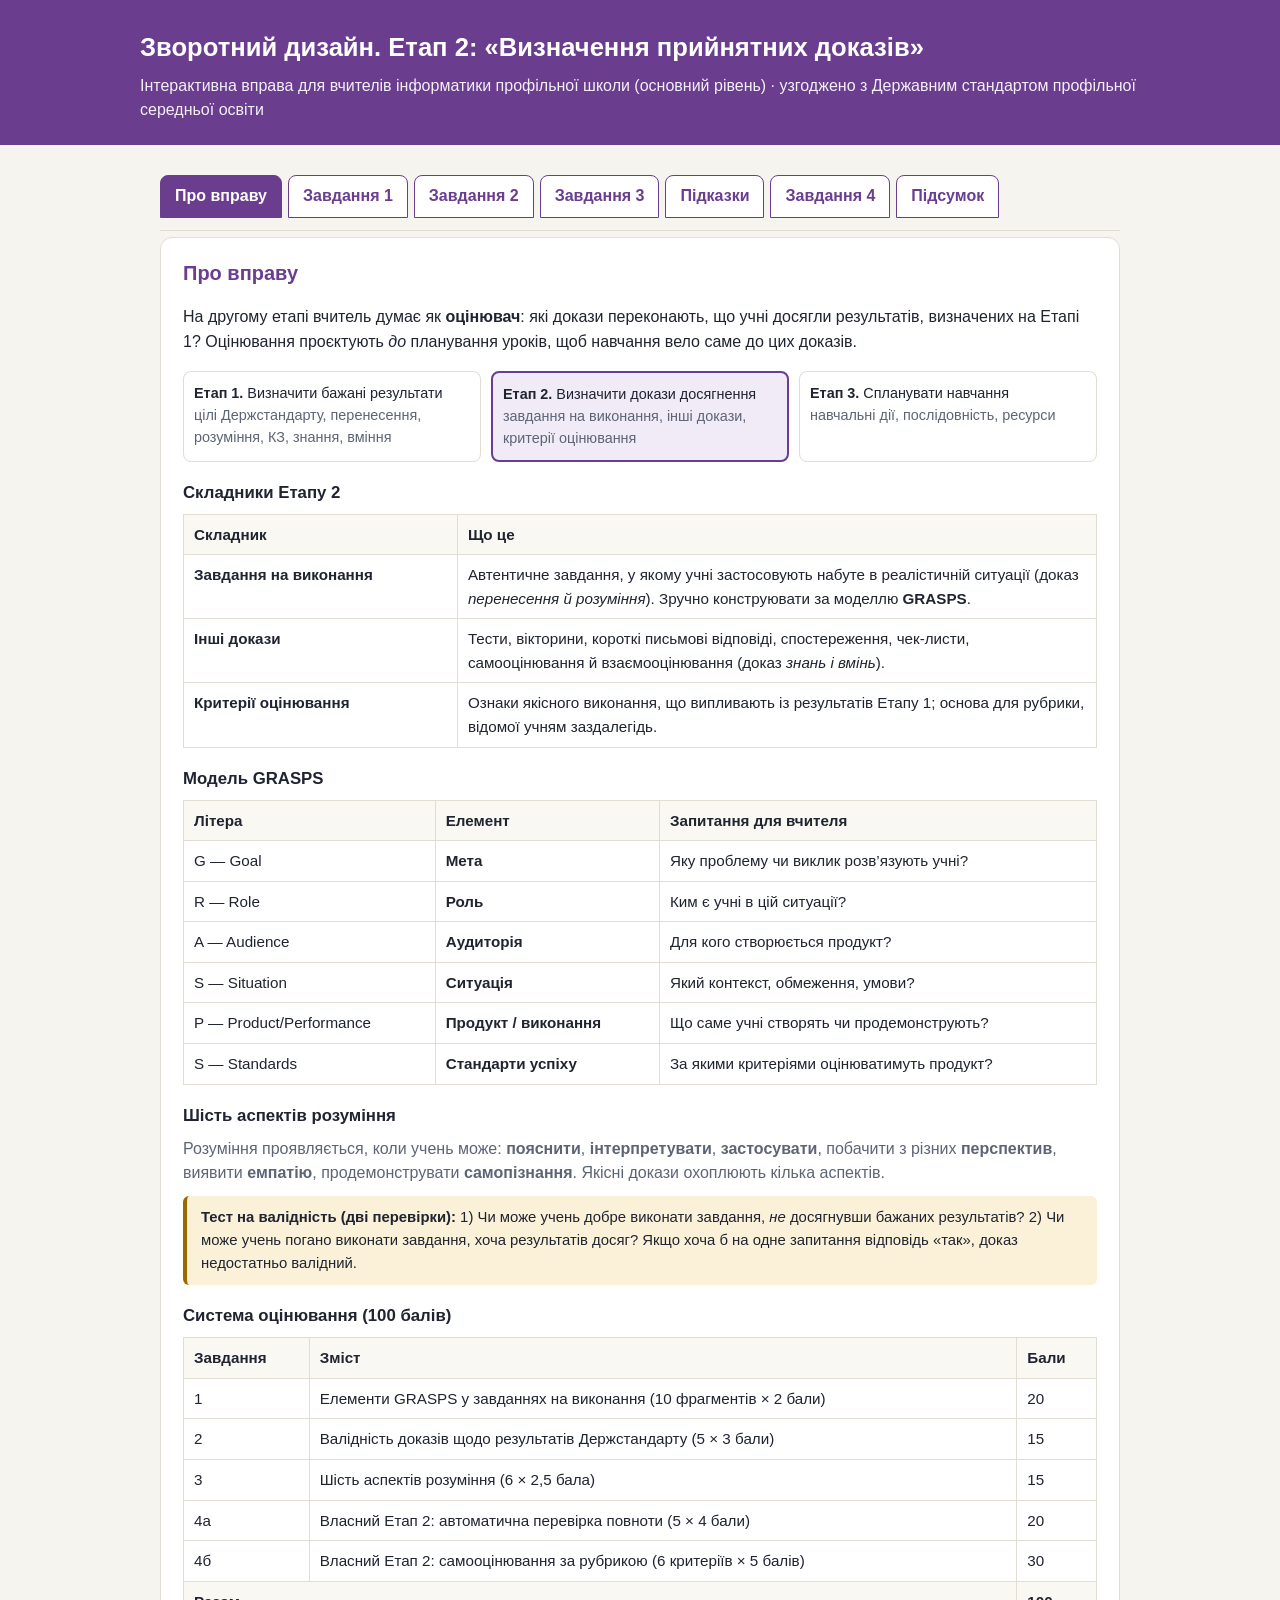
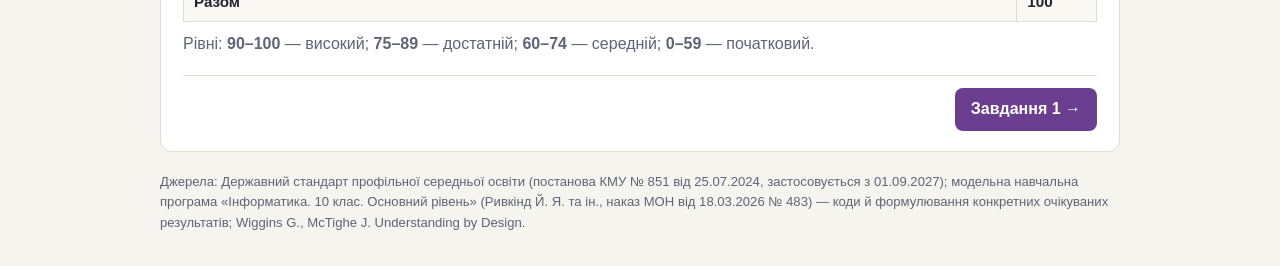
<file: zvorotnyi-dyzain/zvorotnyi-dyzain-etap2-informatyka.html>
<!DOCTYPE html>
<html lang="uk">
<head>
<meta charset="UTF-8">
<meta name="viewport" content="width=device-width, initial-scale=1">
<title>Зворотний дизайн. Етап 2: Визначення доказів досягнення — інтерактивна вправа (Інформатика, основний рівень)</title>
<style>
  :root{
    --bg:#f6f4ef; --card:#ffffff; --ink:#1f2430; --muted:#5d6475; --line:#e2ddd2;
    --accent:#6a3d8f; --accent-soft:#f1eaf7; --ok:#2e7d4f; --ok-soft:#e5f3ea;
    --bad:#b3412f; --bad-soft:#f8e7e3; --warn:#9a6a00; --warn-soft:#fbf1d9;
  }
  *{box-sizing:border-box}
  body{margin:0;font-family:"Segoe UI",Roboto,Arial,sans-serif;background:var(--bg);color:var(--ink);line-height:1.55}
  header{background:var(--accent);color:#fff;padding:28px 20px 22px}
  header .wrap{max-width:1000px;margin:0 auto}
  header h1{margin:0 0 6px;font-size:1.6rem}
  header p{margin:0;opacity:.92}
  main{max-width:1000px;margin:0 auto;padding:20px}
  .card{background:var(--card);border:1px solid var(--line);border-radius:12px;padding:20px 22px;margin-bottom:20px}
  h2{margin:0 0 10px;font-size:1.25rem;color:var(--accent)}
  h3{margin:18px 0 8px;font-size:1.05rem}
  .muted{color:var(--muted)}
  .pill{display:inline-block;background:var(--accent-soft);color:var(--accent);border-radius:999px;padding:2px 10px;font-size:.85rem;font-weight:600;margin-left:6px}
  table{width:100%;border-collapse:collapse;font-size:.95rem}
  th,td{border:1px solid var(--line);padding:8px 10px;text-align:left;vertical-align:top}
  th{background:#faf8f3}
  .item{display:grid;grid-template-columns:1fr 260px;gap:12px;align-items:center;padding:10px 12px;border:1px solid var(--line);border-radius:8px;margin-bottom:8px}
  .item.full{grid-template-columns:1fr}
  .item.ok{background:var(--ok-soft);border-color:#b9dcc6}
  .item.bad{background:var(--bad-soft);border-color:#ebc3ba}
  .item .fb{grid-column:1/-1;font-size:.88rem}
  .opts label{display:flex;gap:8px;padding:5px 0;align-items:flex-start}
  .opts input{margin-top:5px}
  select,textarea,input[type=text]{font:inherit;width:100%;padding:8px 10px;border:1px solid #cfc8ba;border-radius:8px;background:#fff}
  textarea{min-height:76px;resize:vertical}
  button{font:inherit;cursor:pointer;border:none;border-radius:8px;padding:9px 16px;background:var(--accent);color:#fff;font-weight:600}
  button.secondary{background:#fff;color:var(--accent);border:1px solid var(--accent)}
  .row{display:flex;gap:10px;flex-wrap:wrap;align-items:center;margin-top:12px}
  .score{font-weight:700}
  .codes{columns:2;column-gap:20px}
  .codes label{display:flex;gap:8px;break-inside:avoid;padding:5px 0;font-size:.9rem}
  .codes .grp{break-inside:avoid;margin-bottom:10px}
  .codes .grp b{display:block;font-size:.9rem;color:var(--accent);margin:4px 0}
  .field{margin-bottom:14px}
  .field label.t{display:block;font-weight:600;margin-bottom:4px}
  .field .hint{font-size:.85rem;color:var(--muted);margin-bottom:6px}
  .grasps{display:grid;grid-template-columns:1fr 1fr;gap:12px}
  details.example{border:1px solid var(--line);border-radius:10px;margin-bottom:10px;background:#fcfbf8}
  details.example summary{cursor:pointer;padding:12px 16px;font-weight:600}
  details.example .body{padding:0 16px 14px}
  details.example ul{margin:4px 0 8px;padding-left:20px}
  .tag{display:inline-block;font-size:.78rem;background:var(--warn-soft);color:var(--warn);border-radius:6px;padding:1px 7px;margin-right:4px}
  .check{list-style:none;padding:0;margin:8px 0}
  .check li{padding:4px 0}
  .check li.ok::before{content:"✔ ";color:var(--ok);font-weight:700}
  .check li.bad::before{content:"✘ ";color:var(--bad);font-weight:700}
  .facets{display:grid;grid-template-columns:repeat(3,1fr);gap:6px}
  .facets label{display:flex;gap:6px;font-size:.92rem}
  .result{border:2px solid var(--accent);background:var(--accent-soft)}
  .big{font-size:2.4rem;font-weight:800;color:var(--accent)}
  .bar{height:12px;background:#e2d7ec;border-radius:6px;overflow:hidden;margin:6px 0 12px}
  .bar>div{height:100%;background:var(--accent);width:0;transition:width .4s}
  .stage{display:grid;grid-template-columns:repeat(3,1fr);gap:10px;margin:10px 0}
  .stage div{border:1px solid var(--line);border-radius:8px;padding:10px;font-size:.9rem}
  .stage div.on{border:2px solid var(--accent);background:var(--accent-soft)}
  .note{background:var(--warn-soft);border-left:4px solid var(--warn);padding:10px 14px;border-radius:6px;margin:10px 0;font-size:.93rem}
  @media (max-width:720px){.item{grid-template-columns:1fr}.codes{columns:1}.stage,.grasps,.facets{grid-template-columns:1fr}}
  @media print{header{background:#fff;color:#000}button,.noprint{display:none!important}.card{break-inside:avoid}}

  nav.tabs{position:sticky;top:0;z-index:10;display:flex;flex-wrap:wrap;gap:6px;background:var(--bg);padding:10px 0 12px;margin-bottom:6px;border-bottom:1px solid var(--line)}
  nav.tabs .tab{background:#fff;color:var(--accent);border:1px solid var(--accent);padding:8px 14px;border-radius:8px 8px 0 0;font-weight:600}
  nav.tabs .tab.active{background:var(--accent);color:#fff}
  nav.tabs .tab .tb{display:inline-block;margin-left:6px;font-size:.78rem;font-weight:700;padding:0 6px;border-radius:999px;background:var(--accent-soft);color:var(--accent)}
  nav.tabs .tab .tb:empty{display:none}
  .tabpane{display:none}
  .tabpane.active{display:block;animation:fade .25s}
  @keyframes fade{from{opacity:0;transform:translateY(4px)}to{opacity:1;transform:none}}
  .tabnav{justify-content:space-between;border-top:1px solid var(--line);padding-top:12px;margin-top:18px}
  @media print{.tabpane{display:block!important}nav.tabs,.tabnav{display:none!important}}
</style>
</head>
<body>
<header>
  <div class="wrap">
    <h1>Зворотний дизайн. Етап 2: «Визначення прийнятних доказів»</h1>
    <p>Інтерактивна вправа для вчителів інформатики профільної школи (основний рівень) · узгоджено з Державним стандартом профільної середньої освіти</p>
  </div>
</header>

<main>

<!-- ВСТУП -->
<section class="card">
  <h2>Про вправу</h2>
  <p>На другому етапі вчитель думає як <b>оцінювач</b>: які докази переконають, що учні досягли результатів, визначених на Етапі 1? Оцінювання проєктують <i>до</i> планування уроків, щоб навчання вело саме до цих доказів.</p>
  <div class="stage">
    <div><b>Етап 1.</b> Визначити бажані результати<br><span class="muted">цілі Держстандарту, перенесення, розуміння, КЗ, знання, вміння</span></div>
    <div class="on"><b>Етап 2.</b> Визначити докази досягнення<br><span class="muted">завдання на виконання, інші докази, критерії оцінювання</span></div>
    <div><b>Етап 3.</b> Спланувати навчання<br><span class="muted">навчальні дії, послідовність, ресурси</span></div>
  </div>

  <h3>Складники Етапу 2</h3>
  <table>
    <tr><th style="width:30%">Складник</th><th>Що це</th></tr>
    <tr><td><b>Завдання на виконання</b></td><td>Автентичне завдання, у якому учні застосовують набуте в реалістичній ситуації (доказ <i>перенесення й розуміння</i>). Зручно конструювати за моделлю <b>GRASPS</b>.</td></tr>
    <tr><td><b>Інші докази</b></td><td>Тести, вікторини, короткі письмові відповіді, спостереження, чек-листи, самооцінювання й взаємооцінювання (доказ <i>знань і вмінь</i>).</td></tr>
    <tr><td><b>Критерії оцінювання</b></td><td>Ознаки якісного виконання, що випливають із результатів Етапу 1; основа для рубрики, відомої учням заздалегідь.</td></tr>
  </table>

  <h3>Модель GRASPS</h3>
  <table>
    <tr><th>Літера</th><th>Елемент</th><th>Запитання для вчителя</th></tr>
    <tr><td>G — Goal</td><td><b>Мета</b></td><td>Яку проблему чи виклик розв’язують учні?</td></tr>
    <tr><td>R — Role</td><td><b>Роль</b></td><td>Ким є учні в цій ситуації?</td></tr>
    <tr><td>A — Audience</td><td><b>Аудиторія</b></td><td>Для кого створюється продукт?</td></tr>
    <tr><td>S — Situation</td><td><b>Ситуація</b></td><td>Який контекст, обмеження, умови?</td></tr>
    <tr><td>P — Product/Performance</td><td><b>Продукт / виконання</b></td><td>Що саме учні створять чи продемонструють?</td></tr>
    <tr><td>S — Standards</td><td><b>Стандарти успіху</b></td><td>За якими критеріями оцінюватимуть продукт?</td></tr>
  </table>

  <h3>Шість аспектів розуміння</h3>
  <p class="muted" style="margin:0">Розуміння проявляється, коли учень може: <b>пояснити</b>, <b>інтерпретувати</b>, <b>застосувати</b>, побачити з різних <b>перспектив</b>, виявити <b>емпатію</b>, продемонструвати <b>самопізнання</b>. Якісні докази охоплюють кілька аспектів.</p>

  <div class="note"><b>Тест на валідність (дві перевірки):</b> 1) Чи може учень добре виконати завдання, <i>не</i> досягнувши бажаних результатів? 2) Чи може учень погано виконати завдання, хоча результатів досяг? Якщо хоча б на одне запитання відповідь «так», доказ недостатньо валідний.</div>

  <h3>Система оцінювання (100 балів)</h3>
  <table>
    <tr><th>Завдання</th><th>Зміст</th><th>Бали</th></tr>
    <tr><td>1</td><td>Елементи GRASPS у завданнях на виконання (10 фрагментів × 2 бали)</td><td>20</td></tr>
    <tr><td>2</td><td>Валідність доказів щодо результатів Держстандарту (5 × 3 бали)</td><td>15</td></tr>
    <tr><td>3</td><td>Шість аспектів розуміння (6 × 2,5 бала)</td><td>15</td></tr>
    <tr><td>4а</td><td>Власний Етап 2: автоматична перевірка повноти (5 × 4 бали)</td><td>20</td></tr>
    <tr><td>4б</td><td>Власний Етап 2: самооцінювання за рубрикою (6 критеріїв × 5 балів)</td><td>30</td></tr>
    <tr><th colspan="2">Разом</th><th>100</th></tr>
  </table>
  <p class="muted" style="margin-top:10px">Рівні: <b>90–100</b> — високий; <b>75–89</b> — достатній; <b>60–74</b> — середній; <b>0–59</b> — початковий.</p>
</section>

<!-- ЗАВДАННЯ 1 -->
<section class="card">
  <h2>Завдання 1. Який елемент GRASPS описує фрагмент? <span class="pill">20 балів</span></h2>
  <p class="muted">Фрагменти взято з двох завдань на виконання: «Кібераудит для волонтерського центру» (1–6) та «Сонячні панелі для школи: рішення на основі даних» (7–10).</p>
  <div id="t1list"></div>
  <div class="row"><button onclick="checkT1()">Перевірити</button><span class="score" id="t1score"></span></div>
</section>

<!-- ЗАВДАННЯ 2 -->
<section class="card">
  <h2>Завдання 2. Оберіть найвалідніший доказ <span class="pill">15 балів</span></h2>
  <p class="muted">Для кожного результату навчання з Держстандарту оберіть доказ, який найпереконливіше засвідчить його досягнення. Скористайтеся тестом на валідність.</p>
  <div id="t2list"></div>
  <div class="row"><button onclick="checkT2()">Перевірити</button><span class="score" id="t2score"></span></div>
</section>

<!-- ЗАВДАННЯ 3 -->
<section class="card">
  <h2>Завдання 3. Який аспект розуміння перевіряє завдання? <span class="pill">15 балів</span></h2>
  <p class="muted">Кожен аспект використовується один раз.</p>
  <div id="t3list"></div>
  <div class="row"><button onclick="checkT3()">Перевірити</button><span class="score" id="t3score"></span></div>
</section>

<!-- ЗРАЗКИ -->
<section class="card">
  <h2>Підказки: зразки виконання Етапу 2 (інформатика, основний рівень)</h2>
  <p class="muted">Зразки продовжують приклади Етапу 1 з попередньої вправи. Не копіюйте їх: оберіть іншу тему або сконструюйте власне завдання.</p>

  <details class="example">
    <summary>Зразок 1. «Цифрова безпека, етика та правові норми» — завдання «Кібераудит для волонтерського центру»</summary>
    <div class="body">
      <p><span class="tag">Етап 1</span><b>Результати:</b> 12 ІФО 4.1.2.1; 12 ІФО 4.1.3.1; 12 ІФО 1.4.2.1.</p>
      <p><span class="tag">GRASPS</span><b>Завдання на виконання:</b></p>
      <ul>
        <li><b>Мета:</b> допомогти волонтерському центру захистити облікові записи й дані підопічних;</li>
        <li><b>Роль:</b> консультанти з кібербезпеки молодіжної ІТ-студії;</li>
        <li><b>Аудиторія:</b> координатори центру без технічної освіти;</li>
        <li><b>Ситуація:</b> сторінку центру в соцмережі зламали, а волонтери отримують фішингові листи; бюджет на захист нульовий;</li>
        <li><b>Продукт:</b> звіт-аудит, інфографіка «7 кроків безпеки» та 5-хвилинний виступ;</li>
        <li><b>Стандарти:</b> рекомендації здійсненні без витрат, обґрунтовані, зрозумілі нефахівцям, враховують ризики для репутації.</li>
      </ul>
      <p><span class="tag">Інші докази</span> короткий тест на розпізнавання фішингу (5 прикладів листів); практична перевірка: учень налаштовує 2FA і менеджер паролів у навчальному обліковому записі; рефлексія «Що я змінив/змінила у власних цифрових звичках».</p>
      <p><span class="tag">Критерії</span> повнота аудиту; обґрунтованість рекомендацій; здійсненність; зрозумілість для аудиторії; дотримання етики (не використовувати реальні персональні дані).</p>
      <p><span class="tag">Аспекти</span> пояснення, застосування, емпатія, самопізнання.</p>
    </div>
  </details>

  <details class="example">
    <summary>Зразок 2. «Обчислювальне мислення та моделювання» — завдання «Сонячні панелі для школи: рішення на основі даних»</summary>
    <div class="body">
      <p><span class="tag">Етап 1</span><b>Результати:</b> 12 ІФО 1.2.3.1; 12 ІФО 1.3.1.1; 12 ІФО 2.4.2.1.</p>
      <p><span class="tag">GRASPS</span><b>Завдання на виконання:</b></p>
      <ul>
        <li><b>Мета:</b> обґрунтувати, чи вигідно школі встановити сонячні панелі;</li>
        <li><b>Роль:</b> аналітики даних шкільної енергокоманди;</li>
        <li><b>Аудиторія:</b> директор і батьківська рада;</li>
        <li><b>Ситуація:</b> є рахунки за електроенергію за 2 роки, дані про інсоляцію регіону і три комерційні пропозиції;</li>
        <li><b>Продукт:</b> модель в електронній таблиці з параметрами, діаграмами та звіт-рекомендація на 1 сторінку;</li>
        <li><b>Стандарти:</b> коректні дані й формули; щонайменше 2 сценарії; явно названі припущення й межі моделі; висновок випливає з даних.</li>
      </ul>
      <p><span class="tag">Інші докази</span> вікторина на читання діаграм і розрізнення кореляції та причинності; спостереження за роботою з таблицею (чек-лист: очищення даних, формули, абсолютні посилання); коротке письмове пояснення «Чому моя модель може помилятися».</p>
      <p><span class="tag">Критерії</span> якість даних; коректність моделі; аналіз сценаріїв; візуалізація; обґрунтованість висновку.</p>
      <p><span class="tag">Аспекти</span> інтерпретація, застосування, перспектива.</p>
    </div>
  </details>

  <details class="example">
    <summary>Зразок 3. «Інформаційні технології та цифрова трансформація суспільства» — завдання «Цифровий паспорт професії»</summary>
    <div class="body">
      <p><span class="tag">Етап 1</span><b>Результати:</b> 12 ІФО 1.1.2.1; 12 ІФО 1.3.2.1; 12 ІФО 1.4.1.1.</p>
      <p><span class="tag">GRASPS</span><b>Завдання на виконання:</b></p>
      <ul>
        <li><b>Мета:</b> показати, як ІТ змінюють обрану професію в найближчі 10 років;</li>
        <li><b>Роль:</b> автори профорієнтаційного медіапроєкту;</li>
        <li><b>Аудиторія:</b> учні 8–9 класів, які обирають профіль навчання;</li>
        <li><b>Ситуація:</b> шкільний профорієнтаційний тиждень; інформація в мережі суперечлива;</li>
        <li><b>Продукт:</b> інтерактивний «цифровий паспорт професії» (вебсторінка або презентація) зі списком перевірених джерел;</li>
        <li><b>Стандарти:</b> щонайменше 3 надійні джерела з оцінкою достовірності; описано конкретні інформаційні системи галузі; подано можливості й ризики.</li>
      </ul>
      <p><span class="tag">Інші докази</span> тест з понять цифрової трансформації; завдання «оцініть надійність 4 джерел за критеріями»; взаємооцінювання паспортів за рубрикою.</p>
      <p><span class="tag">Критерії</span> актуальність і достовірність; глибина аналізу; збалансованість поглядів; доступність для аудиторії.</p>
      <p><span class="tag">Аспекти</span> пояснення, перспектива, самопізнання.</p>
    </div>
  </details>
</section>

<!-- ЗАВДАННЯ 4 -->
<section class="card">
  <h2>Завдання 4. Сплануйте власний Етап 2 <span class="pill">50 балів</span></h2>
  <p class="muted">Використайте свій Етап 1 з попередньої вправи або сформулюйте результати заново. Кожен пункт списків пишіть з нового рядка.</p>

  <div class="field">
    <label class="t" for="sec">Розділ курсу</label>
    <select id="sec">
      <option value="">— оберіть —</option>
      <option>Інформаційні технології та цифрова трансформація суспільства</option>
      <option>Цифрове середовище та комунікації</option>
      <option>Цифрова безпека, етика та правові норми</option>
      <option>Обчислювальне мислення та моделювання</option>
      <option>Практикум з інформаційних технологій</option>
    </select>
  </div>
  <div class="field">
    <label class="t" for="topic">Тема модуля / назва завдання на виконання</label>
    <input type="text" id="topic" placeholder="Наприклад: «Хмарний офіс для шкільного проєкту»">
  </div>
  <div class="field">
    <label class="t" for="st1">Бажані результати з Етапу 1 (стисло: перенесення та ключові розуміння)</label>
    <textarea id="st1"></textarea>
  </div>
  <div class="field">
    <label class="t">Результати навчання з Держстандарту, які засвідчуватимуть докази</label>
    <div class="hint">Оберіть 2–4 результати.</div>
    <div class="codes" id="codes"></div>
  </div>

  <h3>Завдання на виконання за GRASPS</h3>
  <div class="grasps">
    <div class="field"><label class="t" for="g_g">G — Мета</label><textarea id="g_g"></textarea></div>
    <div class="field"><label class="t" for="g_r">R — Роль</label><textarea id="g_r"></textarea></div>
    <div class="field"><label class="t" for="g_a">A — Аудиторія</label><textarea id="g_a"></textarea></div>
    <div class="field"><label class="t" for="g_s">S — Ситуація</label><textarea id="g_s"></textarea></div>
    <div class="field"><label class="t" for="g_p">P — Продукт / виконання</label><textarea id="g_p"></textarea></div>
    <div class="field"><label class="t" for="g_st">S — Стандарти успіху</label><textarea id="g_st"></textarea></div>
  </div>

  <div class="field">
    <label class="t" for="other">Інші докази (щонайменше 2)</label>
    <div class="hint">Тест, вікторина, практична перевірка вміння, спостереження з чек-листом, самооцінювання, взаємооцінювання…</div>
    <textarea id="other"></textarea>
  </div>
  <div class="field">
    <label class="t" for="crit">Критерії оцінювання завдання на виконання (щонайменше 3)</label>
    <div class="hint">Кожен критерій має випливати з результатів Етапу 1.</div>
    <textarea id="crit"></textarea>
  </div>
  <div class="field">
    <label class="t">Які аспекти розуміння охоплюють ваші докази?</label>
    <div class="facets" id="facets"></div>
  </div>

  <h3>4а. Автоматична перевірка повноти (20 балів)</h3>
  <div class="row"><button onclick="checkT4a()">Перевірити шаблон</button><span class="score" id="t4ascore"></span></div>
  <ul class="check" id="t4acheck"></ul>

  <h3>4б. Самооцінювання за рубрикою (30 балів)</h3>
  <p class="muted">Оцініть свій шаблон за кожним критерієм. За можливості попросіть колегу оцінити його за цією ж рубрикою.</p>
  <table>
    <tr><th>Критерій</th><th style="width:190px">Оцінка</th></tr>
    <tbody id="rubric"></tbody>
  </table>
  <div class="row"><button onclick="checkT4b()">Зарахувати самооцінювання</button><span class="score" id="t4bscore"></span></div>
</section>

<!-- ПІДСУМОК -->
<section class="card result">
  <h2>Підсумок</h2>
  <div class="big" id="total">0 / 100</div>
  <div class="bar"><div id="totalbar"></div></div>
  <div id="level" class="muted"></div>
  <table style="margin-top:12px">
    <tr><th>Завдання</th><th>Бали</th><th>Максимум</th></tr>
    <tr><td>1. Елементи GRASPS</td><td id="s1">—</td><td>20</td></tr>
    <tr><td>2. Валідність доказів</td><td id="s2">—</td><td>15</td></tr>
    <tr><td>3. Аспекти розуміння</td><td id="s3">—</td><td>15</td></tr>
    <tr><td>4а. Повнота шаблону</td><td id="s4a">—</td><td>20</td></tr>
    <tr><td>4б. Самооцінювання</td><td id="s4b">—</td><td>30</td></tr>
  </table>
  <div class="row noprint">
    <button onclick="downloadPlan()">Завантажити мій Етап 2 (.txt)</button>
    <button class="secondary" onclick="window.print()">Друкувати / зберегти як PDF</button>
    <button class="secondary" onclick="resetAll()">Почати знову</button>
  </div>
</section>

<p class="muted" style="font-size:.82rem">Джерела: Державний стандарт профільної середньої освіти (постанова КМУ № 851 від 25.07.2024, застосовується з 01.09.2027); модельна навчальна програма «Інформатика. 10 клас. Основний рівень» (Ривкінд Й. Я. та ін., наказ МОН від 18.03.2026 № 483) — коди й формулювання конкретних очікуваних результатів; Wiggins G., McTighe J. Understanding by Design.</p>
</main>

<script>
const GR = {G:"G — Мета",R:"R — Роль",A:"A — Аудиторія",S:"S — Ситуація",P:"P — Продукт / виконання",ST:"S — Стандарти успіху"};
const T1 = [
  {t:"Допомогти волонтерському центру захистити облікові записи та дані підопічних від витоку.",a:"G"},
  {t:"Ви — консультанти з кібербезпеки молодіжної ІТ-студії.",a:"R"},
  {t:"Координатори центру, які не мають технічної освіти.",a:"A"},
  {t:"Минулого місяця сторінку центру в соцмережі зламали через слабкий пароль; коштів на платні засоби захисту немає.",a:"S"},
  {t:"Пам’ятка-інфографіка «7 кроків безпеки» та 5-хвилинний виступ із планом дій.",a:"P"},
  {t:"Рекомендації здійсненні без витрат, обґрунтовані та зрозумілі нефахівцям.",a:"ST"},
  {t:"Обґрунтувати, чи вигідно школі встановити сонячні панелі.",a:"G"},
  {t:"Ви — аналітики даних шкільної енергокоманди.",a:"R"},
  {t:"Модель в електронній таблиці з діаграмами та звіт-рекомендація на одну сторінку.",a:"P"},
  {t:"Модель містить щонайменше два сценарії, а її припущення й межі застосування названо явно.",a:"ST"}
];
const T2 = [
  {c:"12 ІФО 1.4.1.1 — оцінює достовірність інформації та надійність її джерел, використовуючи надані критерії та пропонуючи власні",
   o:["Тест: обрати правильне визначення терміна «фейк»","Учні оцінюють три реальні публікації за наданими та власними критеріями й письмово обґрунтовують висновок","Створити яскравий плакат про шкоду фейків","Переказати статтю про медіаграмотність"],a:1,
   e:"Лише цей доказ вимагає саме оцінювати джерела й пропонувати власні критерії. Плакат можна зробити добре, нічого не перевіривши."},
  {c:"12 ІФО 2.2.2.1 — тестує, налагоджує та пропонує вдосконалення програмних проєктів",
   o:["Скласти кросворд з термінів налагодження","Перелічити види помилок у програмах","Отримати програму з прихованими помилками, скласти набір тестів, виправити код і задокументувати покращення","Підготувати презентацію про історію першого «бага»"],a:2,
   e:"Доказ має містити саму дію: тестування, налагодження та пропозиції вдосконалення."},
  {c:"12 ІФО 1.3.1.1 — створює, оцінює та використовує інформаційні моделі для розв’язування задач із обраної галузі",
   o:["Записати визначення поняття «інформаційна модель»","Охайно оформити готову діаграму","Тест: визначити тип моделі за описом","Побудувати модель реальної задачі, змінити параметри, порівняти сценарії та оцінити межі застосування"],a:3,
   e:"Результат містить три дії: створити, оцінити, використати. Їх охоплює лише цей варіант."},
  {c:"12 ІФО 4.1.2.1 — обирає та застосовує політики кібербезпеки для власного інформаційного середовища",
   o:["Написати реферат про комп’ютерні віруси","Провести аудит налаштувань навчального облікового запису й пристрою, застосувати заходи та обґрунтувати їхній вибір","Тест: обрати надійніший пароль із двох","Намалювати комікс про хакерів"],a:1,
   e:"Тест про пароль перевіряє знання, але не вибір і застосування політик у власному середовищі."},
  {c:"12 ІФО 2.5.1.1 — демонструє здатність взаємодіяти в команді під час розробки проєктів",
   o:["Індивідуальний тест з теорії командної роботи","Есе «Чому командна робота важлива»","Спостереження вчителя за роботою групи з чек-листом разом із взаємооцінюванням учасників","Оцінка лише за кінцевий продукт групи"],a:2,
   e:"Взаємодію видно лише в процесі. Кінцевий продукт може створити одна людина."}
];
const FACETS = ["Пояснення","Інтерпретація","Застосування","Перспектива","Емпатія","Самопізнання"];
const T3 = [
  {t:"Уявіть себе людиною з порушенням зору: які труднощі вона матиме на вебсторінці вашого класу? Що варто змінити?",a:"Емпатія"},
  {t:"Поясніть молодшому школяреві, чому двофакторна автентифікація захищає краще, ніж лише пароль.",a:"Пояснення"},
  {t:"Яку «історію» розповідає діаграма відвідуваності шкільного сайту за рік? Які висновки можна, а які не можна з неї зробити?",a:"Інтерпретація"},
  {t:"Які мої цифрові звички найбільше загрожують моїй безпеці і що я готовий/готова змінити?",a:"Самопізнання"},
  {t:"Налаштуйте спільний хмарний простір для проєктної групи з урахуванням ролей і прав доступу.",a:"Застосування"},
  {t:"Порівняйте погляди розробника, користувача й держрегулятора на збирання даних мобільним застосунком.",a:"Перспектива"}
];
const CODES = [
  ["1. Інформація, дані, моделі",[
    ["12 ІФО 1.1.1.1","обґрунтовано обирає та доцільно використовує цифрові пристрої"],
    ["12 ІФО 1.1.2.1","аналізує та оцінює сучасні тенденції розвитку ІТ в обраній галузі"],
    ["12 ІФО 1.1.3.1","пояснює фактори розподілу й використання цифрових ресурсів у глобальному суспільстві"],
    ["12 ІФО 1.2.1.1","розуміє та пояснює сутність інформаційних процесів в обраній галузі"],
    ["12 ІФО 1.2.2.1","пояснює особливості кодування цифрових даних"],
    ["12 ІФО 1.2.3.1","досліджує та аналізує набори даних, взаємозв’язки та залежності між ними"],
    ["12 ІФО 1.3.1.1","створює, оцінює та використовує інформаційні моделі для розв’язування задач"],
    ["12 ІФО 1.3.2.1","пояснює використання інформаційних систем в обраній галузі"],
    ["12 ІФО 1.4.1.1","оцінює достовірність інформації та надійність її джерел"],
    ["12 ІФО 1.4.2.1","використовує різні методи захисту / протидії маніпуляціям у цифровому світі"]]],
  ["2. Алгоритми, програми, інформаційні продукти",[
    ["12 ІФО 2.1.1.1","пояснює та застосовує основні алгоритми для розв’язування задач"],
    ["12 ІФО 2.1.2.1","оцінює ефективність власних і відомих алгоритмів"],
    ["12 ІФО 2.1.3.1","використовує різні структури даних для розв’язування типових задач"],
    ["12 ІФО 2.2.1.1","у співпраці реалізовує алгоритми у програмних проєктах"],
    ["12 ІФО 2.2.2.1","тестує, налагоджує та пропонує вдосконалення програмних проєктів"],
    ["12 ІФО 2.3.1.1","бере участь у створенні програмних проєктів за модульною технологією"],
    ["12 ІФО 2.4.1.1","створює і вдосконалює інформаційні продукти для розв’язування задач"],
    ["12 ІФО 2.4.2.1","комбінує дані різних типів під час створення інформаційних продуктів"],
    ["12 ІФО 2.4.3.1","самостійно опановує роботу з новими програмними продуктами"],
    ["12 ІФО 2.4.4.1","оцінює якість інформаційних продуктів"],
    ["12 ІФО 2.5.1.1","демонструє здатність взаємодіяти в команді під час розробки проєктів"],
    ["12 ІФО 2.5.2.1","розуміє ідеї та емоції інших членів команди та конструктивно реагує"]]],
  ["3. Цифрове середовище",[
    ["12 ІФО 3.1.1.1","досліджує можливості цифрових пристроїв з метою їх застосування"],
    ["12 ІФО 3.2.1.1","організовує власне інформаційне середовище для розв’язування типових задач"],
    ["12 ІФО 3.2.2.1","фіксує типові апаратні / програмні збої, пояснює причини та способи усунення"],
    ["12 ІФО 3.3.1.1","обґрунтовано обирає технологічні засоби для індивідуальної або групової діяльності"]]],
  ["4. Безпека, етика, право",[
    ["12 ІФО 4.1.1.1","піклується про власну безпеку, добробут і здоров’я під час використання ІТ"],
    ["12 ІФО 4.1.2.1","обирає та застосовує політики кібербезпеки для власного середовища"],
    ["12 ІФО 4.1.3.1","враховує наслідки власних дій у цифровому середовищі та вплив на цифрову репутацію"],
    ["12 ІФО 4.2.1.1","дотримується норм соціальної, міжкультурної та міжособистісної взаємодії"],
    ["12 ІФО 4.2.2.1","враховує засади універсального дизайну"],
    ["12 ІФО 4.3.1.1","дотримується норм законодавства у сфері інтелектуальної власності"]]]
];
const RUBRIC = [
  "Валідність: добре виконати завдання можна лише тоді, коли досягнуто результатів Етапу 1 (обраних кодів Держстандарту)",
  "Автентичність: ситуація реалістична, є справжня аудиторія та корисний продукт",
  "Завдання вимагає перенесення (застосування в новій ситуації), а не відтворення вивченого",
  "Критерії оцінювання випливають із бажаних результатів і зрозумілі учням до початку роботи",
  "Інші докази доповнюють завдання на виконання й перевіряють ключові знання та вміння",
  "Докази достатні й різноманітні: охоплено кілька аспектів розуміння, передбачено самооцінювання"
];
const GFIELDS = [["g_g","Мета"],["g_r","Роль"],["g_a","Аудиторія"],["g_s","Ситуація"],["g_p","Продукт"],["g_st","Стандарти"]];
const scores = {s1:null,s2:null,s3:null,s4a:null,s4b:null};

function esc(s){return String(s).replace(/[&<>"]/g,c=>({"&":"&amp;","<":"&lt;",">":"&gt;",'"':"&quot;"}[c]));}
function fmt(n){return (Math.round(n*100)/100).toString().replace(".",",");}
function $(id){return document.getElementById(id);}

function render(){
  $("t1list").innerHTML = T1.map((q,i)=>`
    <div class="item" id="t1i${i}"><div>${i+1}. ${esc(q.t)}</div>
    <select id="t1s${i}"><option value="">— елемент GRASPS —</option>${Object.entries(GR).map(([k,v])=>`<option value="${k}">${v}</option>`).join("")}</select>
    <div class="fb" id="t1f${i}"></div></div>`).join("");
  $("t2list").innerHTML = T2.map((q,i)=>`
    <div class="item full" id="t2i${i}"><div><b>${i+1}. ${esc(q.c)}</b></div>
    <div class="opts">${q.o.map((o,j)=>`<label><input type="radio" name="t2r${i}" value="${j}"><span>${esc(o)}</span></label>`).join("")}</div>
    <div class="fb" id="t2f${i}"></div></div>`).join("");
  $("t3list").innerHTML = T3.map((q,i)=>`
    <div class="item" id="t3i${i}"><div>${i+1}. ${esc(q.t)}</div>
    <select id="t3s${i}"><option value="">— аспект розуміння —</option>${FACETS.map(f=>`<option>${f}</option>`).join("")}</select>
    <div class="fb" id="t3f${i}"></div></div>`).join("");
  $("codes").innerHTML = CODES.map(([g,list])=>`<div class="grp"><b>${g}</b>${
    list.map(([c,d])=>`<label><input type="checkbox" class="code" value="${c}" data-d="${esc(d)}"><span><b>${c}</b> — ${esc(d)}</span></label>`).join("")}</div>`).join("");
  $("facets").innerHTML = FACETS.map(f=>`<label><input type="checkbox" class="facet" value="${f}">${f}</label>`).join("");
  $("rubric").innerHTML = RUBRIC.map((r,i)=>`
    <tr><td>${i+1}. ${r}</td><td><select id="r${i}"><option value="">— оцінка —</option>
    <option value="5">5 — повністю</option><option value="3">3 — частково</option><option value="0">0 — не відповідає</option></select></td></tr>`).join("");
}

function checkT1(){
  let s=0;
  T1.forEach((q,i)=>{
    const v=$("t1s"+i).value, ok=v===q.a; if(ok)s+=2;
    $("t1i"+i).className="item "+(ok?"ok":"bad");
    $("t1f"+i).innerHTML=ok?"✔ Правильно.":"✘ Правильна відповідь: <b>"+GR[q.a]+"</b>.";
  });
  scores.s1=s; $("t1score").textContent=`Результат: ${s} / 20`; updateTotal();
}
function checkT2(){
  let s=0;
  T2.forEach((q,i)=>{
    const r=document.querySelector(`input[name="t2r${i}"]:checked`);
    const ok=r&&+r.value===q.a; if(ok)s+=3;
    $("t2i"+i).className="item full "+(ok?"ok":"bad");
    $("t2f"+i).innerHTML=(ok?"✔ Правильно. ":"✘ Найвалідніший доказ: <b>"+esc(q.o[q.a])+"</b>. ")+esc(q.e);
  });
  scores.s2=s; $("t2score").textContent=`Результат: ${s} / 15`; updateTotal();
}
function checkT3(){
  let s=0;
  T3.forEach((q,i)=>{
    const v=$("t3s"+i).value, ok=v===q.a; if(ok)s+=2.5;
    $("t3i"+i).className="item "+(ok?"ok":"bad");
    $("t3f"+i).innerHTML=ok?"✔ Правильно.":"✘ Правильна відповідь: <b>"+q.a+"</b>.";
  });
  scores.s3=s; $("t3score").textContent=`Результат: ${fmt(s)} / 15`; updateTotal();
}
function lines(id){return $(id).value.split(/\n+/).map(x=>x.trim()).filter(Boolean);}
function checkT4a(){
  const codes=document.querySelectorAll(".code:checked").length;
  const facets=document.querySelectorAll(".facet:checked").length;
  const emptyG=GFIELDS.filter(([id])=>$(id).value.trim().length<15).map(([,n])=>n);
  const oth=lines("other"), cr=lines("crit");
  const checks=[
    {ok:codes>=2&&codes<=4, t:`Обрано 2–4 результати Держстандарту (зараз: ${codes})`},
    {ok:emptyG.length===0, t:"Усі шість елементів GRASPS описано змістовно (≥ 15 символів)"+(emptyG.length?` — доопрацюйте: ${emptyG.join(", ")}`:"")},
    {ok:oth.length>=2, t:`Передбачено ≥ 2 інші докази (зараз: ${oth.length})`},
    {ok:cr.length>=3, t:`Сформульовано ≥ 3 критерії оцінювання (зараз: ${cr.length})`},
    {ok:facets>=2, t:`Докази охоплюють ≥ 2 аспекти розуміння (зараз: ${facets})`}
  ];
  let s=0; checks.forEach(c=>{if(c.ok)s+=4;});
  $("t4acheck").innerHTML=checks.map(c=>`<li class="${c.ok?"ok":"bad"}">${esc(c.t)}</li>`).join("");
  scores.s4a=s; $("t4ascore").textContent=`Результат: ${s} / 20`; updateTotal();
}
function checkT4b(){
  let s=0, missing=0;
  RUBRIC.forEach((r,i)=>{const v=$("r"+i).value; if(v==="")missing++; else s+=+v;});
  if(missing){$("t4bscore").textContent=`Оцініть усі критерії (не оцінено: ${missing})`;return;}
  scores.s4b=s; $("t4bscore").textContent=`Результат: ${s} / 30`; updateTotal();
}
function updateTotal(){
  let t=0; for(const k in scores){const v=scores[k]; $(k).textContent=v===null?"—":fmt(v); if(v!==null)t+=v;}
  $("total").textContent=`${fmt(t)} / 100`; $("totalbar").style.width=t+"%";
  const done=Object.values(scores).every(v=>v!==null);
  const lvl = t>=90?"Високий рівень: ви впевнено проєктуєте валідні докази досягнення результатів.":
              t>=75?"Достатній рівень: доопрацюйте елементи, позначені як помилкові чи часткові.":
              t>=60?"Середній рівень: перегляньте модель GRASPS, тест на валідність і зразки.":
                    "Початковий рівень: поверніться до теорії та зразків, потім виконайте завдання ще раз.";
  $("level").textContent = done?lvl:"Проміжний результат. Виконайте всі завдання й натисніть «Перевірити» в кожному з них.";
}
function downloadPlan(){
  const codes=[...document.querySelectorAll(".code:checked")].map(c=>`  • ${c.value} — ${c.dataset.d}`).join("\n")||"  —";
  const facets=[...document.querySelectorAll(".facet:checked")].map(c=>c.value).join(", ")||"—";
  const L=id=>lines(id).map(x=>"  • "+x).join("\n")||"  —";
  const G=GFIELDS.map(([id,n])=>`  ${n}: ${$(id).value.trim()||"—"}`).join("\n");
  const txt=`ЗВОРОТНИЙ ДИЗАЙН. ЕТАП 2: ДОКАЗИ ДОСЯГНЕННЯ РЕЗУЛЬТАТІВ
Предмет: Інформатика, 10 клас (основний рівень)
Розділ: ${$("sec").value||"—"}
Тема / завдання: ${$("topic").value||"—"}

БАЖАНІ РЕЗУЛЬТАТИ (ЕТАП 1)
  ${$("st1").value.trim()||"—"}

РЕЗУЛЬТАТИ НАВЧАННЯ (Державний стандарт профільної середньої освіти)
${codes}

ЗАВДАННЯ НА ВИКОНАННЯ (GRASPS)
${G}

ІНШІ ДОКАЗИ
${L("other")}

КРИТЕРІЇ ОЦІНЮВАННЯ
${L("crit")}

АСПЕКТИ РОЗУМІННЯ: ${facets}

РЕЗУЛЬТАТ ВПРАВИ: ${$("total").textContent}
`;
  const blob=new Blob([txt],{type:"text/plain;charset=utf-8"});
  const a=document.createElement("a"); a.href=URL.createObjectURL(blob); a.download="etap2-zvorotnyi-dyzain.txt"; a.click();
  setTimeout(()=>URL.revokeObjectURL(a.href),1000);
}
function resetAll(){
  for(const k in scores)scores[k]=null;
  ["topic","st1","other","crit",...GFIELDS.map(g=>g[0])].forEach(id=>$(id).value="");
  $("sec").value="";
  ["t1score","t2score","t3score","t4ascore","t4bscore"].forEach(id=>$(id).textContent="");
  $("t4acheck").innerHTML="";
  render(); updateTotal(); window.scrollTo({top:0,behavior:"smooth"});
}
render(); updateTotal();

/* ---------- ВКЛАДКИ ---------- */
const TAB_LABELS=["Про вправу","Завдання 1","Завдання 2","Завдання 3","Підказки","Завдання 4","Підсумок"];
const TAB_MAX={1:"s1",2:"s2",3:"s3"};
let tabSecs=[];
function showTab(i){
  tabSecs.forEach((s,j)=>s.classList.toggle("active",i===j));
  document.querySelectorAll("nav.tabs .tab").forEach((b,j)=>{b.classList.toggle("active",i===j);b.setAttribute("aria-selected",i===j);});
  const nav=document.querySelector("nav.tabs");
  if(nav&&window.scrollY>nav.offsetTop) window.scrollTo({top:nav.offsetTop,behavior:"smooth"});
}
(function initTabs(){
  const main=document.querySelector("main");
  tabSecs=[...main.querySelectorAll(":scope > section.card")];
  const nav=document.createElement("nav"); nav.className="tabs"; nav.setAttribute("role","tablist");
  tabSecs.forEach((s,i)=>{
    s.classList.add("tabpane"); s.setAttribute("role","tabpanel");
    const b=document.createElement("button"); b.type="button"; b.className="tab"; b.setAttribute("role","tab");
    b.innerHTML=(TAB_LABELS[i]||("Розділ "+(i+1)))+'<span class="tb" id="tb'+i+'"></span>';
    b.onclick=()=>showTab(i); nav.appendChild(b);
    const r=document.createElement("div"); r.className="row tabnav";
    r.innerHTML=(i>0?`<button type="button" class="secondary" onclick="showTab(${i-1})">← ${TAB_LABELS[i-1]}</button>`:"<span></span>")+
                (i<tabSecs.length-1?`<button type="button" onclick="showTab(${i+1})">${TAB_LABELS[i+1]} →</button>`:"");
    s.appendChild(r);
  });
  main.insertBefore(nav,tabSecs[0]);
  showTab(0);
})();
function updateTabBadges(){
  const f=v=>(Math.round(v*100)/100).toString().replace(".",",");
  for(const i in TAB_MAX){const v=scores[TAB_MAX[i]]; document.getElementById("tb"+i).textContent=v===null?"":f(v);}
  const a=scores.s4a,b=scores.s4b;
  document.getElementById("tb5").textContent=(a===null&&b===null)?"":f((a||0)+(b||0));
  let t=0,any=false; for(const k in scores){if(scores[k]!==null){t+=scores[k];any=true;}}
  document.getElementById("tb6").textContent=any?f(t):"";
}
const _updateTotal=updateTotal; updateTotal=function(){_updateTotal(); updateTabBadges();};
const _resetAll=resetAll; resetAll=function(){_resetAll(); updateTabBadges(); showTab(0);};
updateTabBadges();
</script>
</body>
</html>
</file>
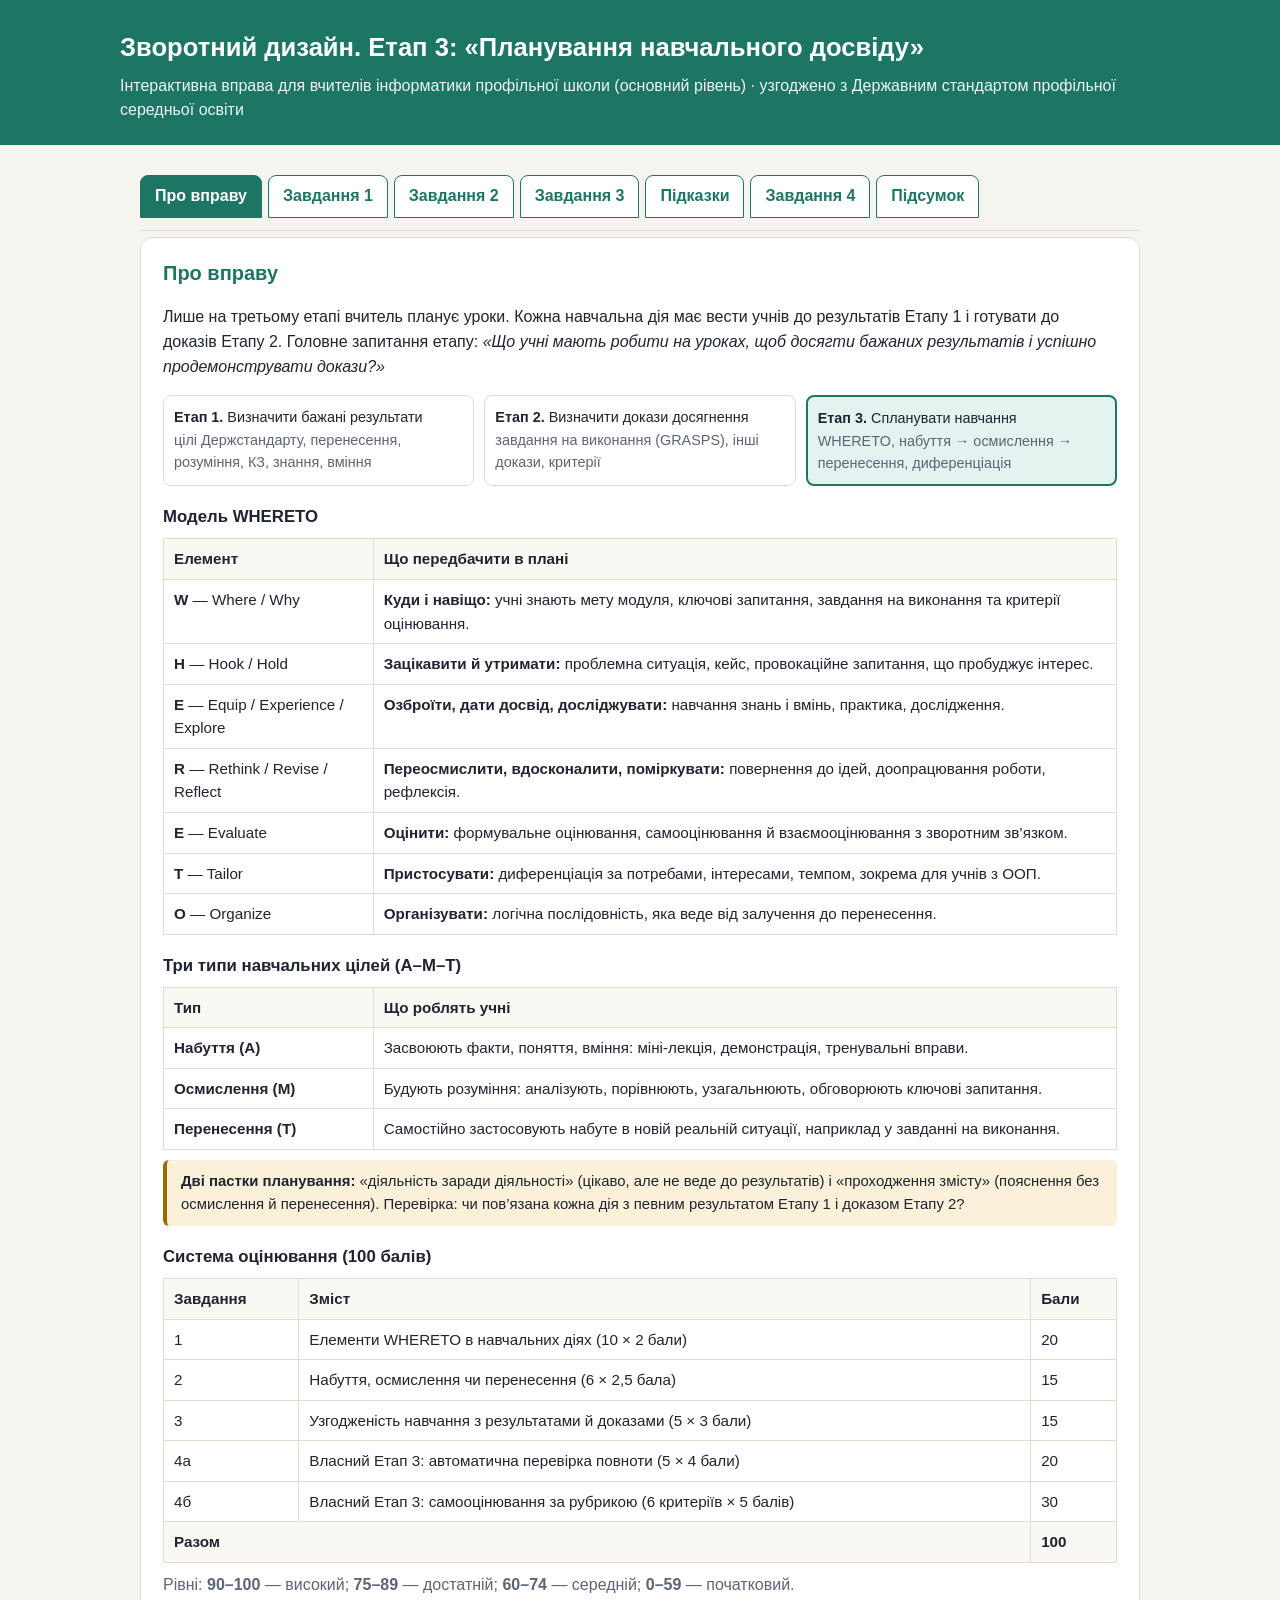
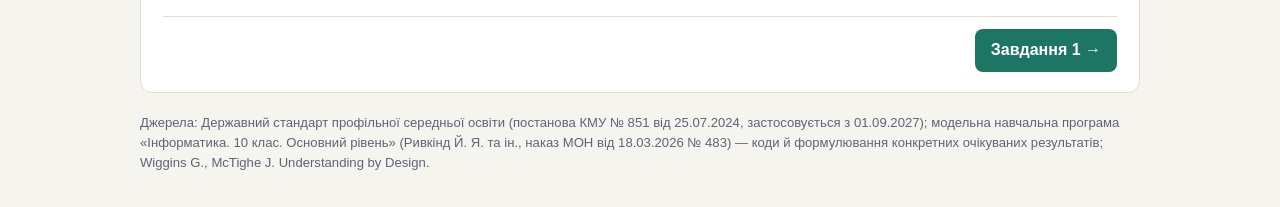
<file: zvorotnyi-dyzain/zvorotnyi-dyzain-etap3-informatyka.html>
<!DOCTYPE html>
<html lang="uk">
<head>
<meta charset="UTF-8">
<meta name="viewport" content="width=device-width, initial-scale=1">
<title>Зворотний дизайн. Етап 3: Планування навчання — інтерактивна вправа (Інформатика, основний рівень)</title>
<style>
  :root{
    --bg:#f6f4ef; --card:#ffffff; --ink:#1f2430; --muted:#5d6475; --line:#e2ddd2;
    --accent:#1d7563; --accent-soft:#e4f3ef; --ok:#2e7d4f; --ok-soft:#e5f3ea;
    --bad:#b3412f; --bad-soft:#f8e7e3; --warn:#9a6a00; --warn-soft:#fbf1d9;
  }
  *{box-sizing:border-box}
  body{margin:0;font-family:"Segoe UI",Roboto,Arial,sans-serif;background:var(--bg);color:var(--ink);line-height:1.55}
  header{background:var(--accent);color:#fff;padding:28px 20px 22px}
  header .wrap{max-width:1040px;margin:0 auto}
  header h1{margin:0 0 6px;font-size:1.6rem}
  header p{margin:0;opacity:.92}
  main{max-width:1040px;margin:0 auto;padding:20px}
  .card{background:var(--card);border:1px solid var(--line);border-radius:12px;padding:20px 22px;margin-bottom:20px}
  h2{margin:0 0 10px;font-size:1.25rem;color:var(--accent)}
  h3{margin:18px 0 8px;font-size:1.05rem}
  .muted{color:var(--muted)}
  .pill{display:inline-block;background:var(--accent-soft);color:var(--accent);border-radius:999px;padding:2px 10px;font-size:.85rem;font-weight:600;margin-left:6px}
  table{width:100%;border-collapse:collapse;font-size:.95rem}
  th,td{border:1px solid var(--line);padding:8px 10px;text-align:left;vertical-align:top}
  th{background:#faf8f3}
  .item{display:grid;grid-template-columns:1fr 280px;gap:12px;align-items:center;padding:10px 12px;border:1px solid var(--line);border-radius:8px;margin-bottom:8px}
  .item.full{grid-template-columns:1fr}
  .item.ok{background:var(--ok-soft);border-color:#b9dcc6}
  .item.bad{background:var(--bad-soft);border-color:#ebc3ba}
  .item .fb{grid-column:1/-1;font-size:.88rem}
  .opts label{display:flex;gap:8px;padding:5px 0;align-items:flex-start}
  .opts input{margin-top:5px}
  select,textarea,input[type=text]{font:inherit;width:100%;padding:8px 10px;border:1px solid #cfc8ba;border-radius:8px;background:#fff}
  textarea{min-height:70px;resize:vertical}
  button{font:inherit;cursor:pointer;border:none;border-radius:8px;padding:9px 16px;background:var(--accent);color:#fff;font-weight:600}
  button.secondary{background:#fff;color:var(--accent);border:1px solid var(--accent)}
  button.mini{padding:4px 10px;font-size:.85rem;background:#fff;color:var(--bad);border:1px solid #e0b8ae}
  .row{display:flex;gap:10px;flex-wrap:wrap;align-items:center;margin-top:12px}
  .score{font-weight:700}
  .codes{columns:2;column-gap:20px}
  .codes label{display:flex;gap:8px;break-inside:avoid;padding:5px 0;font-size:.9rem}
  .codes .grp{break-inside:avoid;margin-bottom:10px}
  .codes .grp b{display:block;font-size:.9rem;color:var(--accent);margin:4px 0}
  .field{margin-bottom:14px}
  .field label.t{display:block;font-weight:600;margin-bottom:4px}
  .field .hint{font-size:.85rem;color:var(--muted);margin-bottom:6px}
  .seq td{padding:6px}
  .seq textarea{min-height:56px}
  .seq select{font-size:.88rem;padding:6px}
  details.example{border:1px solid var(--line);border-radius:10px;margin-bottom:10px;background:#fcfbf8}
  details.example summary{cursor:pointer;padding:12px 16px;font-weight:600}
  details.example .body{padding:0 16px 14px}
  details.example table{font-size:.88rem;margin:6px 0 10px}
  .tag{display:inline-block;font-size:.78rem;background:var(--warn-soft);color:var(--warn);border-radius:6px;padding:1px 7px;margin-right:4px}
  .check{list-style:none;padding:0;margin:8px 0}
  .check li{padding:4px 0}
  .check li.ok::before{content:"✔ ";color:var(--ok);font-weight:700}
  .check li.bad::before{content:"✘ ";color:var(--bad);font-weight:700}
  .result{border:2px solid var(--accent);background:var(--accent-soft)}
  .big{font-size:2.4rem;font-weight:800;color:var(--accent)}
  .bar{height:12px;background:#cfe6df;border-radius:6px;overflow:hidden;margin:6px 0 12px}
  .bar>div{height:100%;background:var(--accent);width:0;transition:width .4s}
  .stage{display:grid;grid-template-columns:repeat(3,1fr);gap:10px;margin:10px 0}
  .stage div{border:1px solid var(--line);border-radius:8px;padding:10px;font-size:.9rem}
  .stage div.on{border:2px solid var(--accent);background:var(--accent-soft)}
  .note{background:var(--warn-soft);border-left:4px solid var(--warn);padding:10px 14px;border-radius:6px;margin:10px 0;font-size:.93rem}
  @media (max-width:760px){.item{grid-template-columns:1fr}.codes{columns:1}.stage{grid-template-columns:1fr}.seq{font-size:.85rem}}
  @media print{header{background:#fff;color:#000}button,.noprint{display:none!important}.card{break-inside:avoid}}

  nav.tabs{position:sticky;top:0;z-index:10;display:flex;flex-wrap:wrap;gap:6px;background:var(--bg);padding:10px 0 12px;margin-bottom:6px;border-bottom:1px solid var(--line)}
  nav.tabs .tab{background:#fff;color:var(--accent);border:1px solid var(--accent);padding:8px 14px;border-radius:8px 8px 0 0;font-weight:600}
  nav.tabs .tab.active{background:var(--accent);color:#fff}
  nav.tabs .tab .tb{display:inline-block;margin-left:6px;font-size:.78rem;font-weight:700;padding:0 6px;border-radius:999px;background:var(--accent-soft);color:var(--accent)}
  nav.tabs .tab .tb:empty{display:none}
  .tabpane{display:none}
  .tabpane.active{display:block;animation:fade .25s}
  @keyframes fade{from{opacity:0;transform:translateY(4px)}to{opacity:1;transform:none}}
  .tabnav{justify-content:space-between;border-top:1px solid var(--line);padding-top:12px;margin-top:18px}
  @media print{.tabpane{display:block!important}nav.tabs,.tabnav{display:none!important}}
</style>
</head>
<body>
<header>
  <div class="wrap">
    <h1>Зворотний дизайн. Етап 3: «Планування навчального досвіду»</h1>
    <p>Інтерактивна вправа для вчителів інформатики профільної школи (основний рівень) · узгоджено з Державним стандартом профільної середньої освіти</p>
  </div>
</header>

<main>

<!-- ВСТУП -->
<section class="card">
  <h2>Про вправу</h2>
  <p>Лише на третьому етапі вчитель планує уроки. Кожна навчальна дія має вести учнів до результатів Етапу 1 і готувати до доказів Етапу 2. Головне запитання етапу: <i>«Що учні мають робити на уроках, щоб досягти бажаних результатів і успішно продемонструвати докази?»</i></p>
  <div class="stage">
    <div><b>Етап 1.</b> Визначити бажані результати<br><span class="muted">цілі Держстандарту, перенесення, розуміння, КЗ, знання, вміння</span></div>
    <div><b>Етап 2.</b> Визначити докази досягнення<br><span class="muted">завдання на виконання (GRASPS), інші докази, критерії</span></div>
    <div class="on"><b>Етап 3.</b> Спланувати навчання<br><span class="muted">WHERETO, набуття → осмислення → перенесення, диференціація</span></div>
  </div>

  <h3>Модель WHERETO</h3>
  <table>
    <tr><th style="width:22%">Елемент</th><th>Що передбачити в плані</th></tr>
    <tr><td><b>W</b> — Where / Why</td><td><b>Куди і навіщо:</b> учні знають мету модуля, ключові запитання, завдання на виконання та критерії оцінювання.</td></tr>
    <tr><td><b>H</b> — Hook / Hold</td><td><b>Зацікавити й утримати:</b> проблемна ситуація, кейс, провокаційне запитання, що пробуджує інтерес.</td></tr>
    <tr><td><b>E</b> — Equip / Experience / Explore</td><td><b>Озброїти, дати досвід, досліджувати:</b> навчання знань і вмінь, практика, дослідження.</td></tr>
    <tr><td><b>R</b> — Rethink / Revise / Reflect</td><td><b>Переосмислити, вдосконалити, поміркувати:</b> повернення до ідей, доопрацювання роботи, рефлексія.</td></tr>
    <tr><td><b>E</b> — Evaluate</td><td><b>Оцінити:</b> формувальне оцінювання, самооцінювання й взаємооцінювання з зворотним зв’язком.</td></tr>
    <tr><td><b>T</b> — Tailor</td><td><b>Пристосувати:</b> диференціація за потребами, інтересами, темпом, зокрема для учнів з ООП.</td></tr>
    <tr><td><b>O</b> — Organize</td><td><b>Організувати:</b> логічна послідовність, яка веде від залучення до перенесення.</td></tr>
  </table>

  <h3>Три типи навчальних цілей (A–M–T)</h3>
  <table>
    <tr><th style="width:22%">Тип</th><th>Що роблять учні</th></tr>
    <tr><td><b>Набуття (A)</b></td><td>Засвоюють факти, поняття, вміння: міні-лекція, демонстрація, тренувальні вправи.</td></tr>
    <tr><td><b>Осмислення (M)</b></td><td>Будують розуміння: аналізують, порівнюють, узагальнюють, обговорюють ключові запитання.</td></tr>
    <tr><td><b>Перенесення (T)</b></td><td>Самостійно застосовують набуте в новій реальній ситуації, наприклад у завданні на виконання.</td></tr>
  </table>

  <div class="note"><b>Дві пастки планування:</b> «діяльність заради діяльності» (цікаво, але не веде до результатів) і «проходження змісту» (пояснення без осмислення й перенесення). Перевірка: чи пов’язана кожна дія з певним результатом Етапу 1 і доказом Етапу 2?</div>

  <h3>Система оцінювання (100 балів)</h3>
  <table>
    <tr><th>Завдання</th><th>Зміст</th><th>Бали</th></tr>
    <tr><td>1</td><td>Елементи WHERETO в навчальних діях (10 × 2 бали)</td><td>20</td></tr>
    <tr><td>2</td><td>Набуття, осмислення чи перенесення (6 × 2,5 бала)</td><td>15</td></tr>
    <tr><td>3</td><td>Узгодженість навчання з результатами й доказами (5 × 3 бали)</td><td>15</td></tr>
    <tr><td>4а</td><td>Власний Етап 3: автоматична перевірка повноти (5 × 4 бали)</td><td>20</td></tr>
    <tr><td>4б</td><td>Власний Етап 3: самооцінювання за рубрикою (6 критеріїв × 5 балів)</td><td>30</td></tr>
    <tr><th colspan="2">Разом</th><th>100</th></tr>
  </table>
  <p class="muted" style="margin-top:10px">Рівні: <b>90–100</b> — високий; <b>75–89</b> — достатній; <b>60–74</b> — середній; <b>0–59</b> — початковий.</p>
</section>

<!-- ЗАВДАННЯ 1 -->
<section class="card">
  <h2>Завдання 1. Який елемент WHERETO реалізує навчальна дія? <span class="pill">20 балів</span></h2>
  <p class="muted">Дії взято з плану модуля «Мій безпечний цифровий простір» (розділ «Цифрова безпека, етика та правові норми»).</p>
  <div id="t1list"></div>
  <div class="row"><button onclick="checkT1()">Перевірити</button><span class="score" id="t1score"></span></div>
</section>

<!-- ЗАВДАННЯ 2 -->
<section class="card">
  <h2>Завдання 2. Набуття, осмислення чи перенесення? <span class="pill">15 балів</span></h2>
  <p class="muted">Дії взято з плану модуля «Дані розповідають історію» (розділ «Обчислювальне мислення та моделювання»).</p>
  <div id="t2list"></div>
  <div class="row"><button onclick="checkT2()">Перевірити</button><span class="score" id="t2score"></span></div>
</section>

<!-- ЗАВДАННЯ 3 -->
<section class="card">
  <h2>Завдання 3. Оберіть навчальну дію, узгоджену з Етапами 1 і 2 <span class="pill">15 балів</span></h2>
  <p class="muted">Для кожної пари «результат Держстандарту + доказ» оберіть дію, яка найкраще готує учнів до успішного виконання.</p>
  <div id="t3list"></div>
  <div class="row"><button onclick="checkT3()">Перевірити</button><span class="score" id="t3score"></span></div>
</section>

<!-- ЗРАЗКИ -->
<section class="card">
  <h2>Підказки: зразки виконання Етапу 3 (інформатика, основний рівень)</h2>
  <p class="muted">Зразки продовжують приклади Етапів 1 і 2 з попередніх вправ. Не копіюйте їх: сплануйте власну послідовність.</p>

  <details class="example">
    <summary>Зразок 1. «Цифрова безпека, етика та правові норми» — модуль «Мій безпечний цифровий простір» (5 уроків)</summary>
    <div class="body">
      <p><span class="tag">Етап 1</span> 12 ІФО 4.1.2.1; 12 ІФО 4.1.3.1; 12 ІФО 1.4.2.1 · <span class="tag">Етап 2</span> завдання «Кібераудит для волонтерського центру»</p>
      <table>
        <tr><th>№</th><th>Навчальна дія</th><th>WHERETO</th><th>A–M–T</th><th>Результат</th></tr>
        <tr><td>1</td><td>Кейс «Зламаний акаунт волонтерського центру»: що пішло не так? Учні знайомляться з ключовими запитаннями, завданням на виконання й рубрикою.</td><td>H, W</td><td>M</td><td>4.1.3.1</td></tr>
        <tr><td>2</td><td>Міні-лекція та практикум: надійні паролі, менеджер паролів, 2FA у навчальних акаунтах.</td><td>E</td><td>A</td><td>4.1.2.1</td></tr>
        <tr><td>3</td><td>Аналіз 6 листів «фішинг чи ні?» у парах, вироблення спільних ознак маніпуляції. Вихідний квиток.</td><td>E, E (оцінити)</td><td>M</td><td>1.4.2.1</td></tr>
        <tr><td>4</td><td>Ігровий кейс «Цифровий слід через 5 років»: учні повертаються до ключового запитання й уточнюють свою відповідь.</td><td>R</td><td>M</td><td>4.1.3.1</td></tr>
        <tr><td>5</td><td>Робота над аудитом у групах: чернетка, взаємооцінювання за рубрикою, доопрацювання, виступ.</td><td>R, E</td><td>T</td><td>усі</td></tr>
      </table>
      <p><span class="tag">T</span> <b>Диференціація:</b> чек-лист аудиту з підказками для тих, хто потребує підтримки; додатковий кейс про корпоративну політику безпеки для тих, хто працює швидше; озвучені інструкції та збільшений шрифт у матеріалах.</p>
    </div>
  </details>

  <details class="example">
    <summary>Зразок 2. «Обчислювальне мислення та моделювання» — модуль «Дані розповідають історію» (6 уроків)</summary>
    <div class="body">
      <p><span class="tag">Етап 1</span> 12 ІФО 1.2.3.1; 12 ІФО 1.3.1.1; 12 ІФО 2.4.2.1 · <span class="tag">Етап 2</span> завдання «Сонячні панелі для школи: рішення на основі даних»</p>
      <table>
        <tr><th>№</th><th>Навчальна дія</th><th>WHERETO</th><th>A–M–T</th><th>Результат</th></tr>
        <tr><td>1</td><td>Дві діаграми з тими самими даними, але різними висновками: «Чи можуть дані брехати?» Знайомство із завданням на виконання.</td><td>H, W</td><td>M</td><td>1.2.3.1</td></tr>
        <tr><td>2</td><td>Практикум: очищення та впорядкування набору даних, формули, абсолютні посилання.</td><td>E</td><td>A</td><td>1.2.3.1</td></tr>
        <tr><td>3</td><td>Побудова простої моделі «витрати — тариф — споживання», зміна параметрів, порівняння сценаріїв.</td><td>E</td><td>M</td><td>1.3.1.1</td></tr>
        <tr><td>4</td><td>Дискусія «Кореляція чи причинність?» на прикладах з новин; вікторина як формувальне оцінювання.</td><td>R, E</td><td>M</td><td>1.2.3.1</td></tr>
        <tr><td>5–6</td><td>Робота над моделлю для школи, консультації, взаємооцінювання чернеток, звіт-рекомендація для батьківської ради.</td><td>R, E, O</td><td>T</td><td>усі</td></tr>
      </table>
      <p><span class="tag">T</span> <b>Диференціація:</b> шаблон таблиці з готовими заголовками або «порожній аркуш» на вибір; ролі в групі (аналітик, дизайнер діаграм, автор звіту); відеоінструкції для повторного перегляду.</p>
    </div>
  </details>

  <details class="example">
    <summary>Зразок 3. «Інформаційні технології та цифрова трансформація суспільства» — модуль «ІТ у моїй майбутній професії» (4 уроки)</summary>
    <div class="body">
      <p><span class="tag">Етап 1</span> 12 ІФО 1.1.2.1; 12 ІФО 1.3.2.1; 12 ІФО 1.4.1.1 · <span class="tag">Етап 2</span> завдання «Цифровий паспорт професії»</p>
      <table>
        <tr><th>№</th><th>Навчальна дія</th><th>WHERETO</th><th>A–M–T</th><th>Результат</th></tr>
        <tr><td>1</td><td>Гра «Професія 2015 vs 2035»: учні вгадують, як змінилися професії. Мета модуля, критерії «цифрового паспорта».</td><td>H, W</td><td>M</td><td>1.1.2.1</td></tr>
        <tr><td>2</td><td>Дослідження в групах: інформаційні системи в обраних галузях (медицина, аграрна сфера, логістика тощо). Пошук і перевірка джерел за критеріями.</td><td>E</td><td>A, M</td><td>1.3.2.1, 1.4.1.1</td></tr>
        <tr><td>3</td><td>Дебати «Автоматизація: загроза чи можливість?»; рефлексія щодо власних планів.</td><td>R</td><td>M</td><td>1.1.2.1</td></tr>
        <tr><td>4</td><td>Створення та презентація «цифрового паспорта» для учнів 8–9 класів, взаємооцінювання.</td><td>E, O</td><td>T</td><td>усі</td></tr>
      </table>
      <p><span class="tag">T</span> <b>Диференціація:</b> вибір професії за інтересами; вибір формату продукту (вебсторінка, презентація, відео); банк перевірених джерел для стартової підтримки.</p>
    </div>
  </details>
</section>

<!-- ЗАВДАННЯ 4 -->
<section class="card">
  <h2>Завдання 4. Сплануйте власний Етап 3 <span class="pill">50 балів</span></h2>
  <p class="muted">Використайте свої Етапи 1 і 2 з попередніх вправ або сформулюйте їх стисло заново.</p>

  <div class="field">
    <label class="t" for="sec">Розділ курсу</label>
    <select id="sec">
      <option value="">— оберіть —</option>
      <option>Інформаційні технології та цифрова трансформація суспільства</option>
      <option>Цифрове середовище та комунікації</option>
      <option>Цифрова безпека, етика та правові норми</option>
      <option>Обчислювальне мислення та моделювання</option>
      <option>Практикум з інформаційних технологій</option>
    </select>
  </div>
  <div class="field">
    <label class="t" for="topic">Тема модуля</label>
    <input type="text" id="topic" placeholder="Наприклад: «Хмарний офіс для шкільного проєкту»">
  </div>
  <div class="field">
    <label class="t">Результати навчання з Держстандарту (з Етапу 1)</label>
    <div class="hint">Оберіть 2–4 результати. Вони з’являться у списку «Результат» у плані нижче.</div>
    <div class="codes" id="codes"></div>
  </div>
  <div class="field">
    <label class="t" for="ev">Завдання на виконання та інші докази (з Етапу 2), стисло</label>
    <textarea id="ev"></textarea>
  </div>

  <h3>Послідовність навчальних дій</h3>
  <p class="muted" style="margin-top:0">Опишіть щонайменше 4 дії в порядку виконання. Для кожної вкажіть основний елемент WHERETO, тип цілі (A–M–T) і результат Держстандарту, до якого вона веде.</p>
  <table class="seq">
    <thead><tr><th style="width:4%">№</th><th>Навчальна дія</th><th style="width:19%">WHERETO</th><th style="width:15%">A–M–T</th><th style="width:17%">Результат</th><th style="width:5%"></th></tr></thead>
    <tbody id="seqbody"></tbody>
  </table>
  <div class="row noprint"><button class="secondary" onclick="addRow()">+ Додати дію</button></div>

  <div class="field" style="margin-top:14px">
    <label class="t" for="tailor">T — Диференціація (як пристосуєте навчання до різних учнів?)</label>
    <textarea id="tailor"></textarea>
  </div>
  <div class="field">
    <label class="t" for="res">Ресурси й цифрові інструменти</label>
    <textarea id="res" placeholder="Обладнання, сервіси, матеріали…"></textarea>
  </div>

  <h3>4а. Автоматична перевірка повноти (20 балів)</h3>
  <div class="row"><button onclick="checkT4a()">Перевірити план</button><span class="score" id="t4ascore"></span></div>
  <ul class="check" id="t4acheck"></ul>

  <h3>4б. Самооцінювання за рубрикою (30 балів)</h3>
  <p class="muted">Оцініть свій план за кожним критерієм. За можливості попросіть колегу оцінити його за цією ж рубрикою.</p>
  <table>
    <tr><th>Критерій</th><th style="width:190px">Оцінка</th></tr>
    <tbody id="rubric"></tbody>
  </table>
  <div class="row"><button onclick="checkT4b()">Зарахувати самооцінювання</button><span class="score" id="t4bscore"></span></div>
</section>

<!-- ПІДСУМОК -->
<section class="card result">
  <h2>Підсумок</h2>
  <div class="big" id="total">0 / 100</div>
  <div class="bar"><div id="totalbar"></div></div>
  <div id="level" class="muted"></div>
  <table style="margin-top:12px">
    <tr><th>Завдання</th><th>Бали</th><th>Максимум</th></tr>
    <tr><td>1. Елементи WHERETO</td><td id="s1">—</td><td>20</td></tr>
    <tr><td>2. Набуття — осмислення — перенесення</td><td id="s2">—</td><td>15</td></tr>
    <tr><td>3. Узгодженість з Етапами 1 і 2</td><td id="s3">—</td><td>15</td></tr>
    <tr><td>4а. Повнота плану</td><td id="s4a">—</td><td>20</td></tr>
    <tr><td>4б. Самооцінювання</td><td id="s4b">—</td><td>30</td></tr>
  </table>
  <div class="row noprint">
    <button onclick="downloadPlan()">Завантажити мій Етап 3 (.txt)</button>
    <button class="secondary" onclick="window.print()">Друкувати / зберегти як PDF</button>
    <button class="secondary" onclick="resetAll()">Почати знову</button>
  </div>
</section>

<p class="muted" style="font-size:.82rem">Джерела: Державний стандарт профільної середньої освіти (постанова КМУ № 851 від 25.07.2024, застосовується з 01.09.2027); модельна навчальна програма «Інформатика. 10 клас. Основний рівень» (Ривкінд Й. Я. та ін., наказ МОН від 18.03.2026 № 483) — коди й формулювання конкретних очікуваних результатів; Wiggins G., McTighe J. Understanding by Design.</p>
</main>

<script>
const WH = {W:"W — Куди і навіщо",H:"H — Зацікавити й утримати",E1:"E — Озброїти / досвід / дослідити",R:"R — Переосмислити / рефлексія",E2:"E — Оцінити",T:"T — Пристосувати (диференціація)",O:"O — Організувати послідовність"};
const AMT = {A:"Набуття (A)",M:"Осмислення (M)",T:"Перенесення (T)"};
const T1 = [
  {t:"На першому уроці учні отримують опис завдання «Кібераудит для волонтерського центру» та рубрику, за якою його оцінюватимуть.",a:"W"},
  {t:"Урок починається з реальної історії: блогер утратив канал через один клік на фішингове посилання. «Чи могло це статися з вами?»",a:"H"},
  {t:"Учні під керівництвом учителя налаштовують двофакторну автентифікацію та менеджер паролів у навчальних акаунтах.",a:"E1"},
  {t:"Після аналізу кейсів учні повертаються до своєї першої відповіді на запитання «Чи можна бути повністю захищеним у мережі?» і переписують її.",a:"R"},
  {t:"Наприкінці уроку кожен заповнює вихідний квиток: 3 ознаки фішингу, які я тепер помічаю. Учитель аналізує відповіді та коригує наступний урок.",a:"E2"},
  {t:"Учні, яким потрібна підтримка, отримують чек-лист аудиту з підказками, а ті, хто працює швидше, — додатковий кейс про політику безпеки компанії.",a:"T"},
  {t:"Учитель вибудовує модуль так: кейс → набуття вмінь → аналіз ризиків → перенесення в аудиті, а не навпаки.",a:"O"},
  {t:"Групи обмінюються чернетками аудиту, дають одна одній відгук і доопрацьовують свої рекомендації.",a:"R"},
  {t:"Учні досліджують дозволи застосунків на власних смартфонах і складають таблицю «застосунок — дозвіл — чи потрібен він».",a:"E1"},
  {t:"Учитель проводить коротку самоперевірку за рубрикою перед здачею: учні позначають, які критерії вже виконано.",a:"E2"}
];
const T2 = [
  {t:"Учні виконують тренувальні вправи на абсолютні та відносні посилання в електронній таблиці.",a:"A"},
  {t:"Учні порівнюють дві діаграми з тими самими даними й пояснюють, чому вони підштовхують до різних висновків.",a:"M"},
  {t:"Учні самостійно збирають дані про енергоспоживання школи, будують модель і готують рекомендацію для батьківської ради.",a:"T"},
  {t:"Учитель демонструє, як побудувати лінію тренду, а учні повторюють кроки на своєму наборі даних.",a:"A"},
  {t:"У дискусії учні з’ясовують, чому зростання продажу морозива й кількості опіків від сонця не означає, що одне спричиняє інше.",a:"M"},
  {t:"Учні застосовують свою модель до нової ситуації — оцінюють, чи варто класу купувати новий проєктор, — і обґрунтовують межі її точності.",a:"T"}
];
const T3 = [
  {c:"Результат: 12 ІФО 2.2.2.1 — тестує, налагоджує та пропонує вдосконалення програмних проєктів. Доказ: учні отримують програму з прихованими помилками, складають тести й виправляють код.",
   o:["Перегляд відео з історії програмування","Практикум у парах: складання тестів для граничних значень, пошук і виправлення помилок у навчальних програмах з поступовим ускладненням","Конспектування визначень «помилка», «тест», «налагодження»","Створення плаката «Види помилок»"],a:1,
   e:"Лише практикум дає учням досвід тих самих дій, які потім вимагатиме доказ."},
  {c:"Результат: 12 ІФО 1.4.1.1 — оцінює достовірність інформації та надійність її джерел. Доказ: оцінювання трьох реальних публікацій за власними критеріями.",
   o:["Учитель розповідає про небезпеку фейків","Учні складають тест для однокласників","Учні в групах аналізують публікації, виробляють спільні критерії надійності й перевіряють їх на нових прикладах","Учні шукають у мережі визначення медіаграмотності"],a:2,
   e:"Дія розвиває саме вміння оцінювати джерела та створювати критерії — так, як цього вимагає доказ."},
  {c:"Результат: 12 ІФО 2.5.1.1 — демонструє здатність взаємодіяти в команді під час розробки проєктів. Доказ: спостереження за роботою групи з чек-листом і взаємооцінювання.",
   o:["Розподіл ролей у групі, спільний план у хмарному сервісі, щоуроковий «стоп-кадр» з обговоренням того, що допомагає й заважає співпраці","Індивідуальне виконання частин проєкту без обговорення","Лекція про етапи формування команди","Тест про стилі командної роботи"],a:0,
   e:"Навички співпраці формуються лише в співпраці з регулярною рефлексією щодо неї."},
  {c:"Результат: 12 ІФО 3.2.1.1 — організовує власне інформаційне середовище для ефективного розв’язування типових задач. Доказ: учень налаштовує власний хмарний простір для навчального проєкту та обґрунтовує структуру.",
   o:["Учитель показує свою структуру папок, учні її копіюють","Учні порівнюють кілька способів організації файлів і сервісів, обирають власну структуру й тестують її на реальному завданні","Учні читають статтю про хмарні сервіси","Учні складають кросворд з назв сервісів"],a:1,
   e:"Копіювання структури вчителя не формує здатності обирати й обґрунтовувати власну організацію середовища."},
  {c:"Результат: 12 ІФО 4.2.2.1 — враховує засади універсального дизайну під час використання ІТ. Доказ: учні перевіряють і вдосконалюють доступність вебсторінки класу.",
   o:["Учні слухають розповідь про людей з інвалідністю","Учні оформлюють сторінку яскравішими кольорами","Учні виконують тест з термінами доступності","Учні пробують користуватися сторінками з екранним читачем і без миші, фіксують бар’єри та виправляють їх за чек-листом доступності"],a:3,
   e:"Емпатійний досвід разом із практикою виправлення бар’єрів прямо готує до доказу."}
];
const CODES = [
  ["1. Інформація, дані, моделі",[
    ["12 ІФО 1.1.1.1","обґрунтовано обирає та доцільно використовує цифрові пристрої"],
    ["12 ІФО 1.1.2.1","аналізує та оцінює сучасні тенденції розвитку ІТ в обраній галузі"],
    ["12 ІФО 1.1.3.1","пояснює фактори розподілу й використання цифрових ресурсів у глобальному суспільстві"],
    ["12 ІФО 1.2.1.1","розуміє та пояснює сутність інформаційних процесів в обраній галузі"],
    ["12 ІФО 1.2.2.1","пояснює особливості кодування цифрових даних"],
    ["12 ІФО 1.2.3.1","досліджує та аналізує набори даних, взаємозв’язки та залежності між ними"],
    ["12 ІФО 1.3.1.1","створює, оцінює та використовує інформаційні моделі для розв’язування задач"],
    ["12 ІФО 1.3.2.1","пояснює використання інформаційних систем в обраній галузі"],
    ["12 ІФО 1.4.1.1","оцінює достовірність інформації та надійність її джерел"],
    ["12 ІФО 1.4.2.1","використовує різні методи захисту / протидії маніпуляціям у цифровому світі"]]],
  ["2. Алгоритми, програми, інформаційні продукти",[
    ["12 ІФО 2.1.1.1","пояснює та застосовує основні алгоритми для розв’язування задач"],
    ["12 ІФО 2.1.2.1","оцінює ефективність власних і відомих алгоритмів"],
    ["12 ІФО 2.1.3.1","використовує різні структури даних для розв’язування типових задач"],
    ["12 ІФО 2.2.1.1","у співпраці реалізовує алгоритми у програмних проєктах"],
    ["12 ІФО 2.2.2.1","тестує, налагоджує та пропонує вдосконалення програмних проєктів"],
    ["12 ІФО 2.3.1.1","бере участь у створенні програмних проєктів за модульною технологією"],
    ["12 ІФО 2.4.1.1","створює і вдосконалює інформаційні продукти для розв’язування задач"],
    ["12 ІФО 2.4.2.1","комбінує дані різних типів під час створення інформаційних продуктів"],
    ["12 ІФО 2.4.3.1","самостійно опановує роботу з новими програмними продуктами"],
    ["12 ІФО 2.4.4.1","оцінює якість інформаційних продуктів"],
    ["12 ІФО 2.5.1.1","демонструє здатність взаємодіяти в команді під час розробки проєктів"],
    ["12 ІФО 2.5.2.1","розуміє ідеї та емоції інших членів команди та конструктивно реагує"]]],
  ["3. Цифрове середовище",[
    ["12 ІФО 3.1.1.1","досліджує можливості цифрових пристроїв з метою їх застосування"],
    ["12 ІФО 3.2.1.1","організовує власне інформаційне середовище для розв’язування типових задач"],
    ["12 ІФО 3.2.2.1","фіксує типові апаратні / програмні збої, пояснює причини та способи усунення"],
    ["12 ІФО 3.3.1.1","обґрунтовано обирає технологічні засоби для індивідуальної або групової діяльності"]]],
  ["4. Безпека, етика, право",[
    ["12 ІФО 4.1.1.1","піклується про власну безпеку, добробут і здоров’я під час використання ІТ"],
    ["12 ІФО 4.1.2.1","обирає та застосовує політики кібербезпеки для власного середовища"],
    ["12 ІФО 4.1.3.1","враховує наслідки власних дій у цифровому середовищі та вплив на цифрову репутацію"],
    ["12 ІФО 4.2.1.1","дотримується норм соціальної, міжкультурної та міжособистісної взаємодії"],
    ["12 ІФО 4.2.2.1","враховує засади універсального дизайну"],
    ["12 ІФО 4.3.1.1","дотримується норм законодавства у сфері інтелектуальної власності"]]]
];
const RUBRIC = [
  "Узгодженість: кожна навчальна дія веде до результатів Етапу 1 і готує до доказів Етапу 2",
  "Учні знають, куди й навіщо рухаються (W), а початок модуля пробуджує інтерес (H)",
  "Збалансовано набуття, осмислення й перенесення; перенесення не відкладено лише на останній урок",
  "Передбачено переосмислення, доопрацювання, рефлексію та формувальне оцінювання з зворотним зв’язком (R, E)",
  "Диференціація враховує різні потреби, інтереси й темп учнів, зокрема учнів з ООП (T)",
  "Послідовність логічна, час і ресурси реалістичні (O)"
];
const scores = {s1:null,s2:null,s3:null,s4a:null,s4b:null};
let rowCount = 0;

function esc(s){return String(s).replace(/[&<>"]/g,c=>({"&":"&amp;","<":"&lt;",">":"&gt;",'"':"&quot;"}[c]));}
function fmt(n){return (Math.round(n*100)/100).toString().replace(".",",");}
function $(id){return document.getElementById(id);}

function render(){
  $("t1list").innerHTML = T1.map((q,i)=>`
    <div class="item" id="t1i${i}"><div>${i+1}. ${esc(q.t)}</div>
    <select id="t1s${i}"><option value="">— елемент WHERETO —</option>${Object.entries(WH).map(([k,v])=>`<option value="${k}">${v}</option>`).join("")}</select>
    <div class="fb" id="t1f${i}"></div></div>`).join("");
  $("t2list").innerHTML = T2.map((q,i)=>`
    <div class="item" id="t2i${i}"><div>${i+1}. ${esc(q.t)}</div>
    <select id="t2s${i}"><option value="">— тип цілі —</option>${Object.entries(AMT).map(([k,v])=>`<option value="${k}">${v}</option>`).join("")}</select>
    <div class="fb" id="t2f${i}"></div></div>`).join("");
  $("t3list").innerHTML = T3.map((q,i)=>`
    <div class="item full" id="t3i${i}"><div><b>${i+1}.</b> ${esc(q.c)}</div>
    <div class="opts">${q.o.map((o,j)=>`<label><input type="radio" name="t3r${i}" value="${j}"><span>${esc(o)}</span></label>`).join("")}</div>
    <div class="fb" id="t3f${i}"></div></div>`).join("");
  $("codes").innerHTML = CODES.map(([g,list])=>`<div class="grp"><b>${g}</b>${
    list.map(([c,d])=>`<label><input type="checkbox" class="code" value="${c}" data-d="${esc(d)}" onchange="refreshCodeSelects()"><span><b>${c}</b> — ${esc(d)}</span></label>`).join("")}</div>`).join("");
  $("rubric").innerHTML = RUBRIC.map((r,i)=>`
    <tr><td>${i+1}. ${r}</td><td><select id="r${i}"><option value="">— оцінка —</option>
    <option value="5">5 — повністю</option><option value="3">3 — частково</option><option value="0">0 — не відповідає</option></select></td></tr>`).join("");
  $("seqbody").innerHTML=""; rowCount=0;
  for(let i=0;i<5;i++) addRow();
}
function selectedCodes(){return [...document.querySelectorAll(".code:checked")].map(c=>c.value);}
function codeOptions(cur){
  const list=selectedCodes();
  return `<option value="">—</option>`+list.map(c=>`<option value="${c}" ${c===cur?"selected":""}>${c.replace("12 ІФО ","")}</option>`).join("")+
    `<option value="ALL" ${cur==="ALL"?"selected":""}>усі обрані</option>`;
}
function refreshCodeSelects(){
  document.querySelectorAll(".rcode").forEach(s=>{const v=s.value; s.innerHTML=codeOptions(v);});
}
function addRow(){
  rowCount++;
  const tr=document.createElement("tr");
  tr.className="srow";
  tr.innerHTML=`<td class="num"></td>
    <td><textarea class="ract" placeholder="Що роблять учні?"></textarea></td>
    <td><select class="rwh"><option value="">—</option>${Object.entries(WH).map(([k,v])=>`<option value="${k}">${v}</option>`).join("")}</select></td>
    <td><select class="ramt"><option value="">—</option>${Object.entries(AMT).map(([k,v])=>`<option value="${k}">${v}</option>`).join("")}</select></td>
    <td><select class="rcode">${codeOptions("")}</select></td>
    <td><button class="mini" title="Видалити" onclick="this.closest('tr').remove();renum()">✕</button></td>`;
  $("seqbody").appendChild(tr); renum();
}
function renum(){document.querySelectorAll("#seqbody tr").forEach((tr,i)=>tr.querySelector(".num").textContent=i+1);}
function rows(){
  return [...document.querySelectorAll("#seqbody tr")].map(tr=>({
    act:tr.querySelector(".ract").value.trim(), wh:tr.querySelector(".rwh").value,
    amt:tr.querySelector(".ramt").value, code:tr.querySelector(".rcode").value
  })).filter(r=>r.act.length>0);
}

function checkT1(){
  let s=0;
  T1.forEach((q,i)=>{
    const v=$("t1s"+i).value, ok=v===q.a; if(ok)s+=2;
    $("t1i"+i).className="item "+(ok?"ok":"bad");
    $("t1f"+i).innerHTML=ok?"✔ Правильно.":"✘ Правильна відповідь: <b>"+WH[q.a]+"</b>.";
  });
  scores.s1=s; $("t1score").textContent=`Результат: ${s} / 20`; updateTotal();
}
function checkT2(){
  let s=0;
  T2.forEach((q,i)=>{
    const v=$("t2s"+i).value, ok=v===q.a; if(ok)s+=2.5;
    $("t2i"+i).className="item "+(ok?"ok":"bad");
    $("t2f"+i).innerHTML=ok?"✔ Правильно.":"✘ Правильна відповідь: <b>"+AMT[q.a]+"</b>.";
  });
  scores.s2=s; $("t2score").textContent=`Результат: ${fmt(s)} / 15`; updateTotal();
}
function checkT3(){
  let s=0;
  T3.forEach((q,i)=>{
    const r=document.querySelector(`input[name="t3r${i}"]:checked`), ok=r&&+r.value===q.a; if(ok)s+=3;
    $("t3i"+i).className="item full "+(ok?"ok":"bad");
    $("t3f"+i).innerHTML=(ok?"✔ Правильно. ":"✘ Найкраще узгоджена дія: <b>"+esc(q.o[q.a])+"</b>. ")+esc(q.e);
  });
  scores.s3=s; $("t3score").textContent=`Результат: ${s} / 15`; updateTotal();
}
function checkT4a(){
  const codes=selectedCodes().length, R=rows();
  const amt=new Set(R.map(r=>r.amt).filter(Boolean));
  const wh=new Set(R.map(r=>r.wh).filter(Boolean));
  if($("tailor").value.trim().length>=20) wh.add("T");
  const linked=R.filter(r=>r.code).length;
  const checks=[
    {ok:codes>=2&&codes<=4, t:`Обрано 2–4 результати Держстандарту (зараз: ${codes})`},
    {ok:R.length>=4, t:`Описано ≥ 4 навчальні дії (зараз: ${R.length})`},
    {ok:amt.size===3, t:`У плані є всі три типи цілей: набуття, осмислення, перенесення (зараз: ${amt.size} з 3)`},
    {ok:wh.size>=5, t:`Охоплено ≥ 5 з 7 елементів WHERETO, з урахуванням поля диференціації (зараз: ${wh.size})`},
    {ok:R.length>0&&linked===R.length, t:`Кожну дію пов’язано з результатом Держстандарту (${linked} з ${R.length})`}
  ];
  let s=0; checks.forEach(c=>{if(c.ok)s+=4;});
  $("t4acheck").innerHTML=checks.map(c=>`<li class="${c.ok?"ok":"bad"}">${esc(c.t)}</li>`).join("");
  scores.s4a=s; $("t4ascore").textContent=`Результат: ${s} / 20`; updateTotal();
}
function checkT4b(){
  let s=0, missing=0;
  RUBRIC.forEach((r,i)=>{const v=$("r"+i).value; if(v==="")missing++; else s+=+v;});
  if(missing){$("t4bscore").textContent=`Оцініть усі критерії (не оцінено: ${missing})`;return;}
  scores.s4b=s; $("t4bscore").textContent=`Результат: ${s} / 30`; updateTotal();
}
function updateTotal(){
  let t=0; for(const k in scores){const v=scores[k]; $(k).textContent=v===null?"—":fmt(v); if(v!==null)t+=v;}
  $("total").textContent=`${fmt(t)} / 100`; $("totalbar").style.width=t+"%";
  const done=Object.values(scores).every(v=>v!==null);
  const lvl = t>=90?"Високий рівень: ви впевнено плануєте навчання, узгоджене з результатами й доказами.":
              t>=75?"Достатній рівень: доопрацюйте елементи, позначені як помилкові чи часткові.":
              t>=60?"Середній рівень: перегляньте модель WHERETO, логіку A–M–T і зразки.":
                    "Початковий рівень: поверніться до теорії та зразків, потім виконайте завдання ще раз.";
  $("level").textContent = done?lvl:"Проміжний результат. Виконайте всі завдання й натисніть «Перевірити» в кожному з них.";
}
function downloadPlan(){
  const codes=[...document.querySelectorAll(".code:checked")].map(c=>`  • ${c.value} — ${c.dataset.d}`).join("\n")||"  —";
  const seq=rows().map((r,i)=>`  ${i+1}. ${r.act}\n     WHERETO: ${WH[r.wh]||"—"} | Тип: ${AMT[r.amt]||"—"} | Результат: ${r.code==="ALL"?"усі обрані":(r.code||"—")}`).join("\n")||"  —";
  const txt=`ЗВОРОТНИЙ ДИЗАЙН. ЕТАП 3: ПЛАН НАВЧАННЯ
Предмет: Інформатика, 10 клас (основний рівень)
Розділ: ${$("sec").value||"—"}
Тема модуля: ${$("topic").value||"—"}

РЕЗУЛЬТАТИ НАВЧАННЯ (Державний стандарт профільної середньої освіти)
${codes}

ДОКАЗИ (ЕТАП 2)
  ${$("ev").value.trim()||"—"}

ПОСЛІДОВНІСТЬ НАВЧАЛЬНИХ ДІЙ
${seq}

ДИФЕРЕНЦІАЦІЯ
  ${$("tailor").value.trim()||"—"}

РЕСУРСИ Й ЦИФРОВІ ІНСТРУМЕНТИ
  ${$("res").value.trim()||"—"}

РЕЗУЛЬТАТ ВПРАВИ: ${$("total").textContent}
`;
  const blob=new Blob([txt],{type:"text/plain;charset=utf-8"});
  const a=document.createElement("a"); a.href=URL.createObjectURL(blob); a.download="etap3-zvorotnyi-dyzain.txt"; a.click();
  setTimeout(()=>URL.revokeObjectURL(a.href),1000);
}
function resetAll(){
  for(const k in scores)scores[k]=null;
  ["topic","ev","tailor","res"].forEach(id=>$(id).value="");
  $("sec").value="";
  ["t1score","t2score","t3score","t4ascore","t4bscore"].forEach(id=>$(id).textContent="");
  $("t4acheck").innerHTML="";
  render(); updateTotal(); window.scrollTo({top:0,behavior:"smooth"});
}
render(); updateTotal();

/* ---------- ВКЛАДКИ ---------- */
const TAB_LABELS=["Про вправу","Завдання 1","Завдання 2","Завдання 3","Підказки","Завдання 4","Підсумок"];
const TAB_MAX={1:"s1",2:"s2",3:"s3"};
let tabSecs=[];
function showTab(i){
  tabSecs.forEach((s,j)=>s.classList.toggle("active",i===j));
  document.querySelectorAll("nav.tabs .tab").forEach((b,j)=>{b.classList.toggle("active",i===j);b.setAttribute("aria-selected",i===j);});
  const nav=document.querySelector("nav.tabs");
  if(nav&&window.scrollY>nav.offsetTop) window.scrollTo({top:nav.offsetTop,behavior:"smooth"});
}
(function initTabs(){
  const main=document.querySelector("main");
  tabSecs=[...main.querySelectorAll(":scope > section.card")];
  const nav=document.createElement("nav"); nav.className="tabs"; nav.setAttribute("role","tablist");
  tabSecs.forEach((s,i)=>{
    s.classList.add("tabpane"); s.setAttribute("role","tabpanel");
    const b=document.createElement("button"); b.type="button"; b.className="tab"; b.setAttribute("role","tab");
    b.innerHTML=(TAB_LABELS[i]||("Розділ "+(i+1)))+'<span class="tb" id="tb'+i+'"></span>';
    b.onclick=()=>showTab(i); nav.appendChild(b);
    const r=document.createElement("div"); r.className="row tabnav";
    r.innerHTML=(i>0?`<button type="button" class="secondary" onclick="showTab(${i-1})">← ${TAB_LABELS[i-1]}</button>`:"<span></span>")+
                (i<tabSecs.length-1?`<button type="button" onclick="showTab(${i+1})">${TAB_LABELS[i+1]} →</button>`:"");
    s.appendChild(r);
  });
  main.insertBefore(nav,tabSecs[0]);
  showTab(0);
})();
function updateTabBadges(){
  const f=v=>(Math.round(v*100)/100).toString().replace(".",",");
  for(const i in TAB_MAX){const v=scores[TAB_MAX[i]]; document.getElementById("tb"+i).textContent=v===null?"":f(v);}
  const a=scores.s4a,b=scores.s4b;
  document.getElementById("tb5").textContent=(a===null&&b===null)?"":f((a||0)+(b||0));
  let t=0,any=false; for(const k in scores){if(scores[k]!==null){t+=scores[k];any=true;}}
  document.getElementById("tb6").textContent=any?f(t):"";
}
const _updateTotal=updateTotal; updateTotal=function(){_updateTotal(); updateTabBadges();};
const _resetAll=resetAll; resetAll=function(){_resetAll(); updateTabBadges(); showTab(0);};
updateTabBadges();
</script>
</body>
</html>
</file>
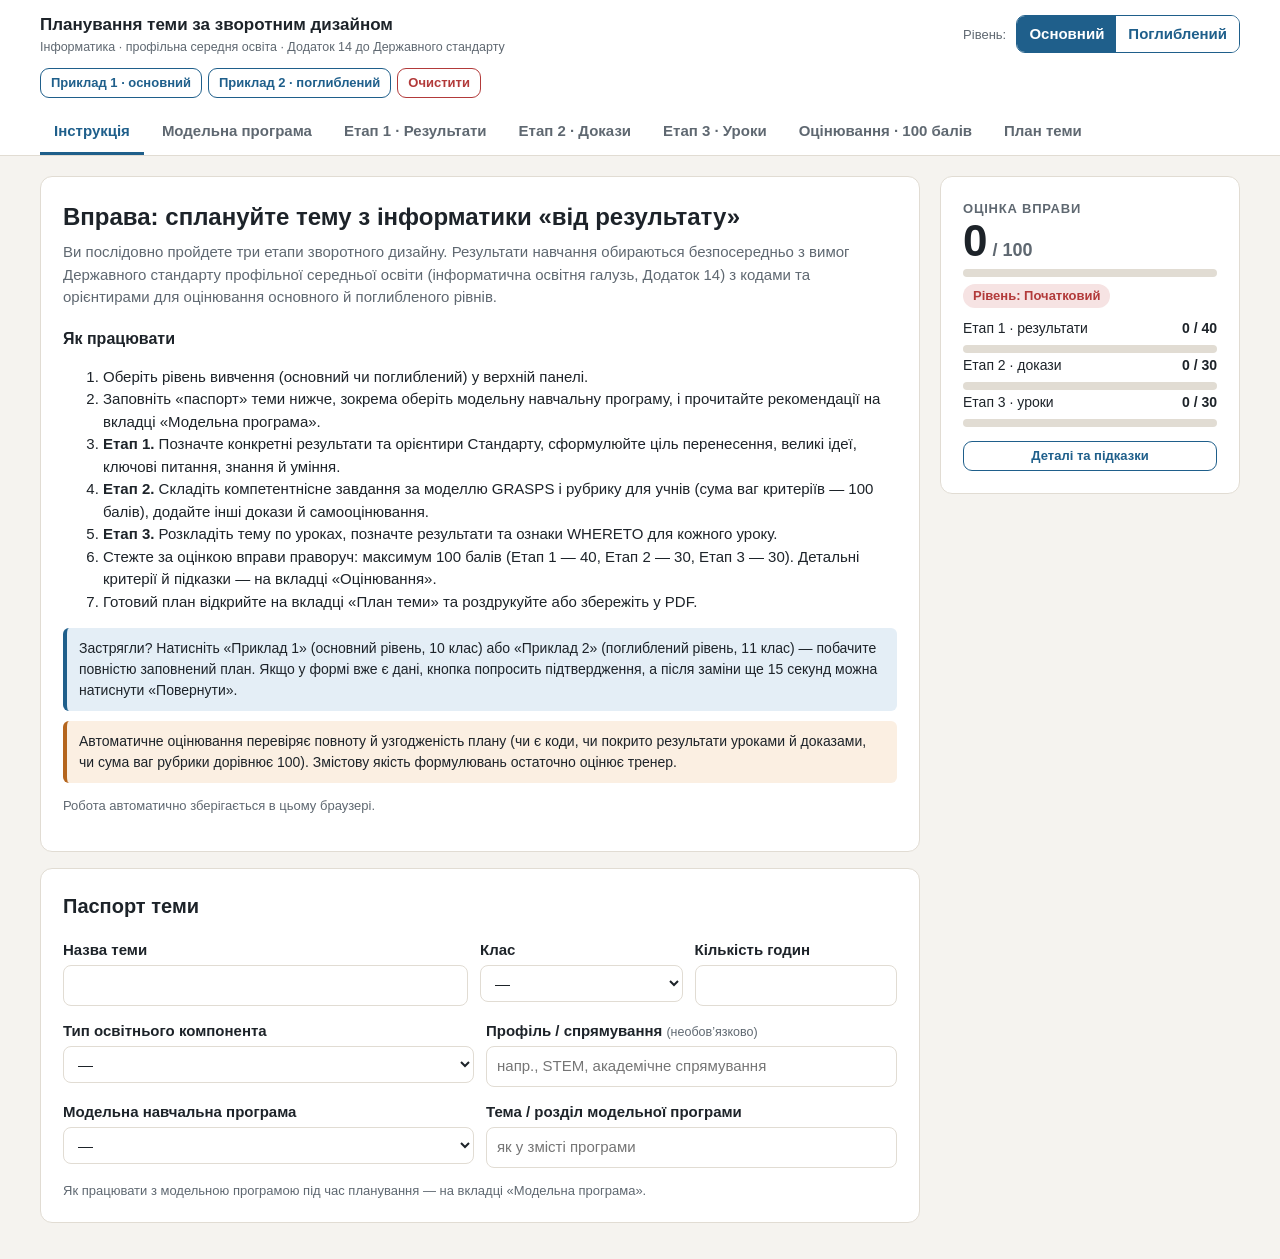
<file: zvorotnyi-dyzain/zvorotnyi-dyzain-informatyka-profil.html>
<!DOCTYPE html>
<html lang="uk">
<head>
<meta charset="UTF-8">
<meta name="viewport" content="width=device-width, initial-scale=1">
<title>Планування теми за зворотним дизайном · Інформатика · Профільна школа</title>
<style>
:root{--bg:#f5f3ef;--card:#fff;--ink:#1d2329;--muted:#5f6871;--line:#e1dcd3;--accent:#1f5f8b;--accent-soft:#e4eef6;--ok:#2e7d4f;--ok-soft:#e5f3ea;--warn:#b5651d;--warn-soft:#fbefe2;--bad:#b23a3a;--r:12px}
*{box-sizing:border-box}
body{margin:0;font-family:"Segoe UI",Roboto,"Helvetica Neue",Arial,sans-serif;background:var(--bg);color:var(--ink);line-height:1.5;font-size:15px}
header.top{background:#fff;border-bottom:1px solid var(--line);position:sticky;top:0;z-index:20}
.top-in{max-width:1240px;margin:0 auto;padding:12px 20px;display:flex;flex-wrap:wrap;gap:12px 20px;align-items:center}
.brand{font-weight:700;font-size:17px;margin-right:auto}
.brand small{display:block;font-weight:400;color:var(--muted);font-size:12.5px}
.seg{display:inline-flex;border:1.5px solid var(--accent);border-radius:9px;overflow:hidden}
.seg button{border:0;background:#fff;color:var(--accent);padding:7px 12px;font:inherit;font-weight:600;cursor:pointer}
.seg button.on{background:var(--accent);color:#fff}
.btn{font:inherit;font-weight:600;border-radius:9px;padding:8px 14px;cursor:pointer;border:1.5px solid var(--accent);background:#fff;color:var(--accent)}
.btn.primary{background:var(--accent);color:#fff}
.btn.small{padding:4px 10px;font-size:13px}
.btn.danger{border-color:var(--bad);color:var(--bad)}
.btn.arm{background:var(--bad);border-color:var(--bad);color:#fff}
nav.tabs{max-width:1240px;margin:0 auto;padding:0 20px;display:flex;gap:4px;overflow-x:auto}
nav.tabs button{border:0;background:transparent;padding:10px 14px;font:inherit;font-weight:600;color:var(--muted);border-bottom:3px solid transparent;cursor:pointer;white-space:nowrap}
nav.tabs button.on{color:var(--accent);border-bottom-color:var(--accent)}
.layout{max-width:1240px;margin:0 auto;padding:20px;display:grid;grid-template-columns:minmax(0,1fr) 300px;gap:20px}
@media (max-width:960px){.layout{grid-template-columns:1fr}.side{order:-1}}
.card{background:var(--card);border:1px solid var(--line);border-radius:var(--r);padding:22px;margin-bottom:16px}
h1{font-size:24px;margin:0 0 6px}
h2{font-size:20px;margin:0 0 4px}
h3{font-size:16px;margin:18px 0 6px}
.lead{color:var(--muted);margin:0 0 14px}
.muted{color:var(--muted)}
label.f{display:block;font-weight:600;margin:14px 0 4px}
label.f small{font-weight:400;color:var(--muted)}
input[type=text],input[type=number],select,textarea{width:100%;font:inherit;border:1.5px solid var(--line);border-radius:8px;padding:8px 10px;background:#fff;color:inherit}
textarea{min-height:76px;resize:vertical}
input:focus,select:focus,textarea:focus{outline:none;border-color:var(--accent)}
.grid2{display:grid;grid-template-columns:1fr 1fr;gap:12px}
.grid3{display:grid;grid-template-columns:2fr 1fr 1fr;gap:12px}
@media (max-width:640px){.grid2,.grid3{grid-template-columns:1fr}}
.hint{background:var(--accent-soft);border-left:4px solid var(--accent);border-radius:6px;padding:10px 12px;font-size:14px;margin:10px 0}
.hint.warn{background:var(--warn-soft);border-left-color:var(--warn)}
details.grp{border:1px solid var(--line);border-radius:10px;margin:8px 0;background:#fff}
details.grp>summary{cursor:pointer;padding:10px 12px;font-weight:600}
details.gen{margin:0 12px 8px;border-left:3px solid var(--line);padding-left:10px}
details.gen>summary{cursor:pointer;padding:6px 0;font-weight:600;font-size:14px}
.code{font-family:Consolas,"Courier New",monospace;font-size:12.5px;background:#f0ede7;border-radius:5px;padding:1px 6px;white-space:nowrap}
.conc{border:1px solid var(--line);border-radius:8px;padding:10px;margin:8px 0;background:#fcfbf9}
.conc.sel{border-color:var(--accent);background:var(--accent-soft)}
.conc>label{display:flex;gap:8px;align-items:flex-start;cursor:pointer;font-weight:600}
.orients{margin:8px 0 0 26px}
.orients .lvl{font-size:12px;text-transform:uppercase;letter-spacing:.06em;color:var(--muted);margin-top:6px}
.orients label{display:flex;gap:8px;align-items:flex-start;font-size:14px;margin:4px 0;cursor:pointer}
.chips{display:flex;flex-wrap:wrap;gap:6px}
.chip{border:1.5px solid var(--line);background:#fff;border-radius:16px;padding:2px 10px;font-size:12.5px;cursor:pointer;font-family:Consolas,"Courier New",monospace}
.chip.on{background:var(--accent);border-color:var(--accent);color:#fff}
.chip.wl{font-family:inherit;font-weight:700;min-width:34px;text-align:center}
table.t{width:100%;border-collapse:collapse;font-size:14px}
table.t th,table.t td{border:1px solid var(--line);padding:6px 8px;vertical-align:top;text-align:left}
table.t th{background:#f3f0ea}
table.t input,table.t select,table.t textarea{padding:5px 7px}
table.t textarea{min-height:52px}
.sumline{margin-top:8px;font-weight:600}
.ok{color:var(--ok)}.bad{color:var(--bad)}
.lesson{border:1px solid var(--line);border-radius:10px;padding:12px;margin:10px 0;background:#fcfbf9}
.lesson-head{display:flex;gap:10px;align-items:center;flex-wrap:wrap}
.lesson-head strong{min-width:70px}
.side .card{position:sticky;top:120px}
.score-big{font-size:44px;font-weight:700;line-height:1}
.score-big small{font-size:18px;color:var(--muted);font-weight:600}
.bar{height:8px;background:var(--line);border-radius:6px;overflow:hidden;margin:6px 0 2px}
.bar span{display:block;height:100%;background:var(--accent)}
.lvlbadge{display:inline-block;border-radius:14px;padding:2px 10px;font-size:13px;font-weight:600;margin-top:6px}
.part{margin-top:10px;font-size:14px}
.part .row{display:flex;justify-content:space-between}
ul.crit{list-style:none;padding:0;margin:0}
ul.crit li{display:grid;grid-template-columns:22px 1fr 64px;gap:6px;padding:7px 0;border-bottom:1px solid var(--line);font-size:14px}
ul.crit li .pts{text-align:right;font-weight:600}
ul.crit li .tip{grid-column:2/4;color:var(--warn);font-size:13px}
.ico{font-weight:700}
.summary-doc h2{margin-top:18px}
.summary-doc p,.summary-doc li{font-size:14px}
.empty{color:var(--muted);font-style:italic}
.mnp-tip{background:#f1f6ee;border-left:4px solid var(--ok);border-radius:6px;padding:10px 12px;font-size:14px;margin:10px 0}
.mnp-tip strong:first-child{color:var(--ok)}
.recs{counter-reset:r;list-style:none;padding:0;margin:0}
.recs>li{counter-increment:r;position:relative;padding:12px 0 12px 44px;border-bottom:1px solid var(--line)}
.recs>li::before{content:counter(r);position:absolute;left:0;top:12px;width:30px;height:30px;border-radius:50%;background:var(--accent);color:#fff;font-weight:700;display:grid;place-items:center;font-size:14px}
.recs>li strong{display:block;margin-bottom:2px}
.toast{position:fixed;bottom:20px;left:50%;transform:translateX(-50%);background:var(--ink);color:#fff;padding:8px 16px;border-radius:8px;font-size:14px;opacity:0;transition:opacity .2s;pointer-events:none;z-index:50}
.toast.show{opacity:1}
@media print{
  header.top,nav.tabs,.side,.noprint{display:none!important}
  .layout{display:block;padding:0}
  .card{border:0;padding:0}
  .tabpane{display:none!important}
  #pane-summary{display:block!important}
}
</style>
</head>
<body>
<header class="top">
  <div class="top-in">
    <div class="brand">Планування теми за зворотним дизайном<small>Інформатика · профільна середня освіта · Додаток 14 до Державного стандарту</small></div>
    <div>
      <span class="muted" style="font-size:13px;margin-right:6px">Рівень:</span>
      <span class="seg" id="levelSeg"><button data-l="basic">Основний</button><button data-l="advanced">Поглиблений</button></span>
    </div>
    <div class="noprint" style="display:flex;gap:6px;flex-wrap:wrap">
      <button class="btn small" data-example="basic">Приклад 1 · основний</button>
      <button class="btn small" data-example="advanced">Приклад 2 · поглиблений</button>
      <button class="btn small danger" id="resetBtn">Очистити</button>
      <button class="btn small primary" id="undoBtn" style="display:none">↶ Повернути</button>
    </div>
  </div>
  <nav class="tabs" id="tabs">
    <button data-tab="intro">Інструкція</button>
    <button data-tab="mnp">Модельна програма</button>
    <button data-tab="s1">Етап 1 · Результати</button>
    <button data-tab="s2">Етап 2 · Докази</button>
    <button data-tab="s3">Етап 3 · Уроки</button>
    <button data-tab="score">Оцінювання · 100 балів</button>
    <button data-tab="summary">План теми</button>
  </nav>
</header>

<div class="layout">
<main>

<!-- INTRO -->
<section class="tabpane" id="pane-intro">
  <div class="card">
    <h1>Вправа: сплануйте тему з інформатики «від результату»</h1>
    <p class="lead">Ви послідовно пройдете три етапи зворотного дизайну. Результати навчання обираються безпосередньо з вимог Державного стандарту профільної середньої освіти (інформатична освітня галузь, Додаток 14) з кодами та орієнтирами для оцінювання основного й поглибленого рівнів.</p>
    <h3>Як працювати</h3>
    <ol>
      <li>Оберіть рівень вивчення (основний чи поглиблений) у верхній панелі.</li>
      <li>Заповніть «паспорт» теми нижче, зокрема оберіть модельну навчальну програму, і прочитайте рекомендації на вкладці «Модельна програма».</li>
      <li><strong>Етап 1.</strong> Позначте конкретні результати та орієнтири Стандарту, сформулюйте ціль перенесення, великі ідеї, ключові питання, знання й уміння.</li>
      <li><strong>Етап 2.</strong> Складіть компетентнісне завдання за моделлю GRASPS і рубрику для учнів (сума ваг критеріїв — 100 балів), додайте інші докази й самооцінювання.</li>
      <li><strong>Етап 3.</strong> Розкладіть тему по уроках, позначте результати та ознаки WHERETO для кожного уроку.</li>
      <li>Стежте за оцінкою вправи праворуч: максимум 100 балів (Етап 1 — 40, Етап 2 — 30, Етап 3 — 30). Детальні критерії й підказки — на вкладці «Оцінювання».</li>
      <li>Готовий план відкрийте на вкладці «План теми» та роздрукуйте або збережіть у PDF.</li>
    </ol>
    <div class="hint">Застрягли? Натисніть «Приклад 1» (основний рівень, 10 клас) або «Приклад 2» (поглиблений рівень, 11 клас) — побачите повністю заповнений план. Якщо у формі вже є дані, кнопка попросить підтвердження, а після заміни ще 15 секунд можна натиснути «Повернути».</div>
    <div class="hint warn">Автоматичне оцінювання перевіряє повноту й узгодженість плану (чи є коди, чи покрито результати уроками й доказами, чи сума ваг рубрики дорівнює 100). Змістову якість формулювань остаточно оцінює тренер.</div>
    <p class="muted" style="font-size:13px">Робота автоматично зберігається в цьому браузері.</p>
  </div>
  <div class="card">
    <h2>Паспорт теми</h2>
    <div class="grid3">
      <div><label class="f" for="m_title">Назва теми</label><input type="text" id="m_title" data-bind="meta.title"></div>
      <div><label class="f" for="m_grade">Клас</label>
        <select id="m_grade" data-bind="meta.grade"><option value="">—</option><option>10</option><option>11</option><option>12</option></select></div>
      <div><label class="f" for="m_hours">Кількість годин</label><input type="number" min="1" max="40" id="m_hours" data-bind="meta.hours"></div>
    </div>
    <div class="grid2">
      <div><label class="f" for="m_comp">Тип освітнього компонента</label>
        <select id="m_comp" data-bind="meta.component"><option value="">—</option><option>Обов’язковий спільний компонент</option><option>Обов’язковий компонент за профілем</option><option>Вибірковий компонент</option></select></div>
      <div><label class="f" for="m_profile">Профіль / спрямування <small>(необов’язково)</small></label><input type="text" id="m_profile" data-bind="meta.profile" placeholder="напр., STEM, академічне спрямування"></div>
    </div>
    <div class="grid2">
      <div><label class="f" for="m_mnp">Модельна навчальна програма</label>
        <select id="m_mnp" data-bind="meta.mnp"><option value="">—</option>
          <option>«Інформатика. 10 клас. Основний рівень» (Ривкінд Й. Я., Лисенко Т. І. та ін.)</option>
          <option>«Інформатика. 10 клас. Основний рівень» (Бондаренко О. О., Ластовецький В. В. та ін.)</option>
          <option>«Інформатика. 10 клас. Основний рівень» (Завадський І. О., Твердохліб І. А.)</option>
          <option>«Інформатика. 10–12 класи. Поглиблений рівень» (Арбузов М. О., Забазнова А. О.)</option>
          <option>Інша (курс за вибором / власна навчальна програма закладу)</option></select></div>
      <div><label class="f" for="m_mnpTopic">Тема / розділ модельної програми</label><input type="text" id="m_mnpTopic" data-bind="meta.mnpTopic" placeholder="як у змісті програми"></div>
    </div>
    <p class="muted" style="font-size:13px;margin-bottom:0">Як працювати з модельною програмою під час планування — на вкладці «Модельна програма».</p>
  </div>
</section>

<!-- MODEL PROGRAM -->
<section class="tabpane" id="pane-mnp">
  <div class="card">
    <h2>Як використовувати модельну навчальну програму під час планування</h2>
    <p class="lead">Модельна навчальна програма (МНП) — міст між Державним стандартом і вашим планом теми. У МНП визначено орієнтовну послідовність досягнення очікуваних результатів навчання, зміст навчального предмета та види навчальної діяльності учнів. Спираючись на МНП, заклад розробляє власну навчальну програму, а вчитель — план теми.</p>
    <h3>Чинні МНП інформатичної галузі для 10–12 класів</h3>
    <table class="t"><thead><tr><th>Програма</th><th>Клас</th><th>Рівень</th><th>Автори</th></tr></thead><tbody>
      <tr><td>«Інформатика. 10 клас. Основний рівень»</td><td>10</td><td>Основний</td><td>Ривкінд Й. Я., Лисенко Т. І. та ін.</td></tr>
      <tr><td>«Інформатика. 10 клас. Основний рівень»</td><td>10</td><td>Основний</td><td>Бондаренко О. О., Ластовецький В. В. та ін.</td></tr>
      <tr><td>«Інформатика. 10 клас. Основний рівень»</td><td>10</td><td>Основний</td><td>Завадський І. О., Твердохліб І. А.</td></tr>
      <tr><td>«Інформатика. 10–12 класи. Поглиблений рівень»</td><td>10–12</td><td>Поглиблений</td><td>Арбузов М. О., Забазнова А. О.</td></tr>
    </tbody></table>
    <p class="muted" style="font-size:13px">За переліком на osvita.ua станом на листопад 2026 р. Перелік оновлюється: перевіряйте чинні програми на сайтах МОН та osvita.ua і використовуйте ту, яку обрав ваш заклад.</p>

    <h3>Рекомендації</h3>
    <ol class="recs">
      <li><strong>Почніть з вибору програми й теми</strong>Оберіть МНП відповідно до класу та рівня (основний чи поглиблений) і тему з її змісту. Зазначте їх у паспорті теми. Звірте кількість годин на тему з навчальною програмою закладу та календарним плануванням.</li>
      <li><strong>Етап 1: беріть очікувані результати з МНП, а не з підручника</strong>У МНП кожен очікуваний результат записано у формі «Учень / учениця…» з кодом Державного стандарту (наприклад, [12 ІФО 3.2.1-1]). Випишіть результати обраної теми й позначте ті самі коди у вправі. Так план автоматично узгоджується і з МНП, і з Додатком 14. Результати з інших тем додавайте лише тоді, коли тема справді на них працює.</li>
      <li><strong>Етап 1: формулюйте великі ідеї й ціль перенесення самостійно</strong>МНП визначає, чого досягти, але не формулює великих ідей, ключових питань і цілі перенесення. Це внесок учителя: шукайте їх у меті предмета та вступній частині МНП, де описано логіку курсу.</li>
      <li><strong>Етап 2: доказ — справа вчителя, групи результатів — з МНП</strong>Компетентнісне завдання та рубрику МНП не містить, тож складіть їх самі. Для оцінювання за групами результатів скористайтеся підказкою МНП: перша цифра коду результату відповідає групі результатів (ГР 1–4). Деякі МНП подають таблицю, скільки результатів кожної групи досягається в темі; вона допоможе розподілити критерії рубрики.</li>
      <li><strong>Етап 3: «пропонований зміст» і «види діяльності» — це банк ідей</strong>Колонки МНП зі змістом і видами навчальної діяльності (наприклад, «досліджуємо», «оцінюємо», «створюємо») використовуйте як джерело для уроків. Добирайте лише те, що веде до результатів і компетентнісного завдання. Решту можна пропустити, якщо результат досягається іншим шляхом.</li>
      <li><strong>Зберігайте логіку курсу, але будьте гнучкими в засобах</strong>Дотримуйтеся послідовності тем, яку задає МНП (наприклад, у МНП Завадського І. О., Твердохліба І. А. перші дві теми спільні для всіх і вивчаються в I семестрі, а дві наступні адаптуються до профілю після його вибору). Мову програмування, програми та сервіси МНП зазвичай не нав’язує: обирайте їх відповідно до профілю й обладнання.</li>
      <li><strong>Адаптуйте до профілю та рівня</strong>Для основного рівня беріть орієнтири колонки «основний», для поглибленого — з літерою «П». Контексти компетентнісних завдань добирайте з обраної галузі учнів (наприклад, медичні дані для біохімічного профілю, фінансові — для економічного).</li>
      <li><strong>Задокументуйте відхилення</strong>Якщо ви змінюєте порядок або кількість годин чи додаєте зміст, коротко обґрунтуйте це в навчальній програмі закладу. Обов’язкові результати Стандарту, передбачені МНП для року навчання, мають бути досягнуті.</li>
    </ol>
    <div class="hint warn"><strong>Про приклади у вправі.</strong> Приклади 1 і 2 демонструють техніку зворотного дизайну. Їхні теми та години обрано для ілюстрації, і вони не є фрагментами конкретної МНП. Наприклад, МНП «Інформатика. 10 клас. Основний рівень» (Завадський І. О., Твердохліб І. А.) розраховано на 35 годин на рік, тож тема на 8 годин має вписуватися в її розподіл. Перед використанням звірте приклад із МНП вашого закладу.</div>
    <h3>Типові помилки</h3>
    <ul>
      <li>План складено за підручником, а коди Стандарту дописано наприкінці «для звіту».</li>
      <li>До теми додано результати з усього курсу: план перевантажено, оцінювання розмивається.</li>
      <li>Види діяльності МНП переписано повністю, без відбору під компетентнісне завдання.</li>
      <li>Для основного рівня взято формулювання поглибленого (або навпаки).</li>
    </ul>
  </div>
</section>

<!-- STAGE 1 -->
<section class="tabpane" id="pane-s1">
  <div class="card">
    <h2>Етап 1. Визначення бажаних результатів</h2>
    <p class="lead">Почніть зі Стандарту: позначте 2–4 конкретні результати, на які працює тема. Для кожного автоматично відкриються орієнтири для оцінювання обраного рівня.</p>
    <div class="hint" id="levelHint"></div>
    <div class="mnp-tip"><strong>Модельна програма.</strong> Відкрийте обрану МНП на вашій темі та позначте тут ті самі коди очікуваних результатів, що й у першій колонці програми.</div>
    <h3>А. Встановлені цілі: результати Державного стандарту</h3>
    <div id="stdTree"></div>
    <h3>Обрані орієнтири <span class="muted" style="font-weight:400" id="selCount"></span></h3>
    <div id="selList" class="chips"></div>
  </div>
  <div class="card">
    <label class="f" for="s1_transfer">Б. Ціль перенесення <small>«Учні зможуть самостійно…» + реальна ситуація поза уроком</small></label>
    <textarea id="s1_transfer" data-bind="s1.transfer"></textarea>
    <label class="f" for="s1_ideas">В. Великі ідеї <small>кожна з нового рядка; повне речення-узагальнення «Учні розумітимуть, що…»</small></label>
    <textarea id="s1_ideas" data-bind="s1.ideas"></textarea>
    <label class="f" for="s1_questions">Г. Ключові питання <small>кожне з нового рядка; відкриті, без однієї правильної відповіді</small></label>
    <textarea id="s1_questions" data-bind="s1.questions"></textarea>
    <div class="grid2">
      <div><label class="f" for="s1_knowledge">Ґ. Знання <small>кожне з нового рядка</small></label><textarea id="s1_knowledge" data-bind="s1.knowledge"></textarea></div>
      <div><label class="f" for="s1_skills">Д. Уміння <small>кожне з нового рядка, через дієслово дії</small></label><textarea id="s1_skills" data-bind="s1.skills"></textarea></div>
    </div>
  </div>
</section>

<!-- STAGE 2 -->
<section class="tabpane" id="pane-s2">
  <div class="card">
    <h2>Етап 2. Визначення доказів</h2>
    <p class="lead">Компетентнісне завдання перевіряє ціль перенесення. Рубрика прив’язує кожен критерій до орієнтира Стандарту, а ваги критеріїв у сумі дають 100 балів.</p>
    <div class="mnp-tip"><strong>Модельна програма.</strong> МНП не містить компетентнісного завдання — складіть його самі. Ідеї для продукту шукайте у видах діяльності «створюємо» та «оцінюємо». Групу результатів визначайте за першою цифрою коду.</div>
    <h3>Компетентнісне завдання (GRASPS)</h3>
    <div class="grid2">
      <div><label class="f" for="g_g">G — Мета <small>яку проблему розв’язує учень</small></label><textarea id="g_g" data-bind="s2.g"></textarea></div>
      <div><label class="f" for="g_r">R — Роль <small>ким є учень у ситуації</small></label><textarea id="g_r" data-bind="s2.r"></textarea></div>
      <div><label class="f" for="g_a">A — Аудиторія <small>для кого продукт</small></label><textarea id="g_a" data-bind="s2.a"></textarea></div>
      <div><label class="f" for="g_s">S — Ситуація <small>контекст і обмеження</small></label><textarea id="g_s" data-bind="s2.s"></textarea></div>
      <div><label class="f" for="g_p">P — Продукт <small>що створює учень</small></label><textarea id="g_p" data-bind="s2.p"></textarea></div>
      <div><label class="f" for="g_st">S — Стандарти успіху <small>коротко, деталі — у рубриці</small></label><textarea id="g_st" data-bind="s2.st"></textarea></div>
    </div>
  </div>
  <div class="card">
    <h3 style="margin-top:0">Рубрика оцінювання завдання (100 балів)</h3>
    <p class="muted" style="margin:0 0 8px">Для кожного критерію оберіть орієнтир Стандарту, задайте вагу в балах і опишіть, як виглядає робота на максимальний бал. Бали учня за критерієм = вага × частка досягнення (повністю 100 %, переважно 75 %, частково 50 %, на початковому рівні 25 %).</p>
    <div style="overflow-x:auto"><table class="t" id="rubricTbl"><thead><tr><th style="width:26%">Критерій</th><th style="width:22%">Орієнтир Стандарту</th><th style="width:10%">Вага, бали</th><th>Ознаки максимального балу</th><th class="noprint"></th></tr></thead><tbody></tbody></table></div>
    <div class="sumline" id="rubricSum"></div>
    <button class="btn small" id="addCrit" style="margin-top:8px">+ Критерій</button>
    <h3>Переведення балів учня</h3>
    <div class="grid2" style="align-items:end">
      <div><label class="f" for="conv">Бали учня за завдання (0–100)</label><input type="number" id="conv" min="0" max="100" placeholder="напр., 82"></div>
      <div id="convOut" class="muted" style="padding-bottom:9px"></div>
    </div>
    <p class="muted" style="font-size:13px">Таблиця переведення 100-бальної шкали в 12-бальну наведена як орієнтир для вправи. Узгодьте її з правилами оцінювання вашого закладу.</p>
  </div>
  <div class="card">
    <h3 style="margin-top:0">Інші докази</h3>
    <div style="overflow-x:auto"><table class="t" id="otherTbl"><thead><tr><th style="width:22%">Вид</th><th>Опис</th><th style="width:24%">Орієнтир</th><th class="noprint"></th></tr></thead><tbody></tbody></table></div>
    <button class="btn small" id="addOther" style="margin-top:8px">+ Доказ</button>
    <label class="f" for="s2_self">Самооцінювання учнів <small>коли і за чим</small></label>
    <textarea id="s2_self" data-bind="s2.self"></textarea>
  </div>
</section>

<!-- STAGE 3 -->
<section class="tabpane" id="pane-s3">
  <div class="card">
    <h2>Етап 3. Планування навчального досвіду</h2>
    <p class="lead">Розкладіть тему по уроках. Для кожного уроку позначте фазу, діяльність, орієнтири Стандарту, з якими працюєте, і ознаки WHERETO.</p>
    <div class="mnp-tip"><strong>Модельна програма.</strong> Беріть ідеї для уроків із колонок «пропонований зміст» і «види навчальної діяльності» МНП, але залишайте лише те, що веде до обраних результатів і компетентнісного завдання. Кількість уроків звірте з годинами на тему в навчальній програмі закладу.</div>
    <div class="hint"><strong>WHERETO:</strong> W — куди й навіщо; H — зацікавити; E — оснастити, дати досвід; R — переосмислити, доопрацювати; E₂ — самооцінювання; T — адаптувати; O — упорядкувати.</div>
    <div id="lessons"></div>
    <button class="btn small" id="addLesson">+ Урок</button>
    <div class="sumline" id="whereSum"></div>
    <label class="f" for="s3_diff">Диференціація та адаптації</label>
    <textarea id="s3_diff" data-bind="s3.diff"></textarea>
  </div>
</section>

<!-- SCORE -->
<section class="tabpane" id="pane-score">
  <div class="card">
    <h2>Оцінювання вправи · 100-бальна шкала</h2>
    <p class="lead">Етап 1 — 40 балів, Етап 2 — 30 балів, Етап 3 — 30 балів. Підказки під критеріями показують, що додати.</p>
    <div id="scoreDetail"></div>
    <h3>Шкала результату</h3>
    <table class="t" style="max-width:520px"><thead><tr><th>Бали</th><th>Рівень</th><th>Що означає</th></tr></thead><tbody>
      <tr><td>90–100</td><td>Високий</td><td>План повний і узгоджений, готовий до використання</td></tr>
      <tr><td>75–89</td><td>Достатній</td><td>План робочий, потрібні незначні доповнення</td></tr>
      <tr><td>60–74</td><td>Середній</td><td>Є прогалини в узгодженості етапів</td></tr>
      <tr><td>0–59</td><td>Початковий</td><td>План потребує доопрацювання</td></tr>
    </tbody></table>
  </div>
</section>

<!-- SUMMARY -->
<section class="tabpane" id="pane-summary">
  <div class="card">
    <div class="noprint" style="display:flex;gap:8px;justify-content:flex-end;margin-bottom:8px">
      <button class="btn small" id="copyBtn">Скопіювати текст</button>
      <button class="btn small" id="docBtn">Завантажити у Word</button>
      <button class="btn small" id="htmlBtn">Завантажити HTML</button>
      <button class="btn small primary" id="printBtn">Друк / PDF</button>
    </div>
    <div class="hint warn noprint" id="printNote" style="display:none"></div>
    <div class="summary-doc" id="summary"></div>
  </div>
</section>

</main>

<aside class="side">
  <div class="card">
    <div class="muted" style="font-size:13px;font-weight:600;text-transform:uppercase;letter-spacing:.06em">Оцінка вправи</div>
    <div class="score-big" id="scoreBig">0<small> / 100</small></div>
    <div class="bar"><span id="scoreBar" style="width:0"></span></div>
    <div id="scoreLevel"></div>
    <div class="part" id="scoreParts"></div>
    <button class="btn small" style="margin-top:12px;width:100%" data-goto="score">Деталі та підказки</button>
  </div>
</aside>
</div>
<div class="toast" id="toast"></div>

<script>
var STD = [{"title": "1. Пошук, подання, перетворення, аналіз, узагальнення та систематизація даних, критичне оцінювання інформації для розв’язання життєвих проблем", "general": [{"text": "Досліджує і оцінює вплив інформаційних технологій на своє життя, навколишній світ і розвиток", "code": "ІФО 1.1", "concrete": [{"text": "обґрунтовано обирає та доцільно використовує цифрові пристрої та/або інформаційні технології для розвʼязування задач з різних галузей, забезпечення життєвих потреб, спілкування, власного розвитку та навчання", "code": "12 ІФО 1.1.1", "basic": [{"text": "обґрунтовано обирає та доцільно використовує цифрові пристрої та/або інформаційні технології для розвʼязування задач з обраної галузі, зокрема під час здійснення професійної діяльності, забезпечення життєвих потреб, спілкування, власного розвитку та навчання", "code": "12 ІФО 1.1.1-1"}], "advanced": [{"text": "оцінює можливості, функціонал, обмеження, переваги використання інформаційних технологій для вирішення проблем обраної галузі", "code": "12 ІФО 1.1.1-1 П"}, {"text": "пояснює та наводить аргументи доцільності та ефективності використання цифрових пристроїв/інформаційних технологій в обраній галузі для вирішення життєвих, зокрема професійних, задач", "code": "12 ІФО 1.1.1-2 П"}, {"text": "доцільно добирає цифрові пристрої та/або інформаційні технології для забезпечення життєвих потреб, спілкування державною, рідною та іноземною мовами, власного розвитку і навчання", "code": "12 ІФО 1.1.1-3 П"}]}, {"text": "аналізує та оцінює сучасні тенденції розвитку інформаційних технологій у різних галузях", "code": "12 ІФО 1.1.2", "basic": [{"text": "аналізує та оцінює сучасні тенденції розвитку інформаційних технологій в обраній галузі, їх специфіку та обсяги впливу", "code": "12 ІФО 1.1.2-1"}], "advanced": [{"text": "наводить приклади застосування, пояснює перспективи використання та обмеження сучасних інформаційних технологій, а також оцінює їх вплив на власне життя і суспільство", "code": "12 ІФО 1.1.2-1 П"}, {"text": "пояснює та враховує переваги і ризики використання конкретних сучасних інформаційних технологій в обраній галузі", "code": "12 ІФО 1.1.2-2 П"}, {"text": "використовує доступні передові інформаційні технології для розвʼязування задач з обраної галузі", "code": "12 ІФО 1.1.2-3 П"}, {"text": "висловлює прогнози щодо розвитку обраної галузі під впливом інформаційних технологій", "code": "12 ІФО 1.1.2-4 П"}]}, {"text": "пояснює і враховує фактори, які впливають на розподіл і використання цифрових ресурсів у глобальному суспільстві", "code": "12 ІФО 1.1.3", "basic": [{"text": "пояснює фактори, які впливають на розподіл і використання цифрових ресурсів у глобальному суспільстві", "code": "12 ІФО 1.1.3-1"}], "advanced": [{"text": "наводить приклади факторів, які впливають на розподіл і використання цифрових ресурсів у глобальному суспільстві", "code": "12 ІФО 1.1.3-1 П"}, {"text": "розробляє критерії оцінювання переваг і негативних впливів комп’ютерних інновацій на особистий розвиток, суспільство та довкілля, аргументує висновки", "code": "12 ІФО 1.1.3-2 П"}, {"text": "описує суспільні проблеми, повʼязані з цифровим розривом та нерівним доступом до обчислювальних ресурсів", "code": "12 ІФО 1.1.3-3 П"}, {"text": "використовує галузеву термінологію та розширює словниковий запас, спілкуючись державною, рідною та іноземною мовами на тему інформаційних технологій", "code": "12 ІФО 1.1.3-4 П"}]}]}, {"text": "Знаходить, збирає, зберігає, представляє, перетворює, структурує, аналізує і узагальнює дані різних типів", "code": "ІФО 1.2", "concrete": [{"text": "розуміє та пояснює сутність інформаційних процесів, які виконуються в різних галузях", "code": "12 ІФО 1.2.1", "basic": [{"text": "розуміє та пояснює сутність інформаційних процесів, які виконуються в обраній галузі", "code": "12 ІФО 1.2.1-1"}], "advanced": [{"text": "аналізує інформаційні процеси, що здійснюються в інформаційних системах різних галузей", "code": "12 ІФО 1.2.1-1 П"}, {"text": "задовольняє власні інформаційні потреби, активно шукає нові рішення та ідеї, зокрема читаючи та аналізуючи текстові джерела", "code": "12 ІФО 1.2.1-2 П"}]}, {"text": "пояснює принципи кодування цифрових даних, які використовуються в різних галузях, і враховує їх під час створення інформаційних продуктів і розвʼязування задач", "code": "12 ІФО 1.2.2", "basic": [{"text": "пояснює особливості кодування цифрових даних, які використовуються в обраній галузі, і враховує їх під час створення інформаційних продуктів і розвʼязування задач", "code": "12 ІФО 1.2.2-1"}], "advanced": [{"text": "розуміє та пояснює принципи кодування і декодування цифрових даних, які використовуються в обраній галузі, і враховує їх під час створення інформаційних продуктів", "code": "12 ІФО 1.2.2-1 П"}, {"text": "пояснює принципи стиснення даних, обґрунтовано обирає метод стиснення, ураховуючи можливість їх втрати", "code": "12 ІФО 1.2.2-2 П"}, {"text": "пояснює особливості та загальні принципи подання даних у файлах різних форматів", "code": "12 ІФО 1.2.2-3 П"}, {"text": "обґрунтовано обирає формати файлів під час створення та збереження інформаційних продуктів з урахуванням принципів кодування цифрових даних, які використовуються в обраній галузі", "code": "12 ІФО 1.2.2-4 П"}]}, {"text": "досліджує та аналізує набори даних, взаємозв’язки та залежності між ними", "code": "12 ІФО 1.2.3", "basic": [{"text": "досліджує та аналізує набори даних, взаємозв’язки та залежності між ними", "code": "12 ІФО 1.2.3-1"}], "advanced": [{"text": "класифікує, структурує та узагальнює дані з обраної галузі, використовуючи відповідні методи та засоби", "code": "12 ІФО 1.2.3-1 П"}, {"text": "обирає ефективний спосіб пошуку, опрацювання та візуалізації структурованих даних", "code": "12 ІФО 1.2.3-2 П"}]}]}, {"text": "Будує інформаційні моделі об’єктів, явищ і процесів", "code": "ІФО 1.3", "concrete": [{"text": "створює, оцінює та використовує інформаційні моделі для розвʼязування задач з різних галузей, зокрема з використанням інформаційних технологій", "code": "12 ІФО 1.3.1", "basic": [{"text": "створює, оцінює та використовує інформаційні моделі для розвʼязування задач з обраної галузі, зокрема з використанням інформаційних технологій", "code": "12 ІФО 1.3.1-1"}], "advanced": [{"text": "пояснює різні способи подання обʼєктів галузі", "code": "12 ІФО 1.3.1-1 П"}, {"text": "будує і використовує інформаційні моделі для розв’язання проблем реального та віртуального світу, зокрема моделі “сутність — звʼязок”, із застосуванням інформаційних технологій", "code": "12 ІФО 1.3.1-2 П"}, {"text": "аналізує та оцінює інформаційну модель для розвʼязування задачі за власними критеріями", "code": "12 ІФО 1.3.1-3 П"}, {"text": "пояснює можливості та обмеження комп’ютерного моделювання", "code": "12 ІФО 1.3.1-4 П"}]}, {"text": "формує і пояснює власну інформаційну картину світу", "code": "12 ІФО 1.3.2", "basic": [{"text": "пояснює використання інформаційних систем в обраній галузі", "code": "12 ІФО 1.3.2-1"}], "advanced": [{"text": "розпізнає та класифікує інформаційні системи різних типів (соціальні, біологічні, технічні тощо) та пояснює взаємозвʼязки між ними", "code": "12 ІФО 1.3.2-1 П"}, {"text": "описує власне бачення світу як інформаційної системи", "code": "12 ІФО 1.3.2-2 П"}]}]}, {"text": "Критично оцінює інформацію, отриману з різних джерел", "code": "ІФО 1.4", "concrete": [{"text": "обґрунтовує власну позицію щодо достовірності інформації та надійності джерел, застосовуючи стратегії критичного мислення", "code": "12 ІФО 1.4.1", "basic": [{"text": "оцінює достовірність інформації та надійність її джерел, використовуючи надані критерії та пропонуючи власні", "code": "12 ІФО 1.4.1-1"}], "advanced": [{"text": "обґрунтовує власну позицію щодо достовірності інформації та надійності джерел, застосовуючи стратегії критичного мислення", "code": "12 ІФО 1.4.1-1П"}]}, {"text": "використовує стратегії захисту/протидії маніпуляціям, зокрема в цифровому світі", "code": "12 ІФО 1.4.2", "basic": [{"text": "використовує різні методи для захисту/протидії маніпуляціям, зокрема в цифровому світі", "code": "12 ІФО 1.4.2-1"}], "advanced": [{"text": "оцінює роль і вплив маніпуляцій і пропаганди в особистому та суспільному житті, навчальній діяльності, цифровому світі", "code": "12 ІФО 1.4.2-1 П"}, {"text": "аргументовано обирає методи і стратегії для розпізнавання маніпулятивних технік", "code": "12 ІФО 1.4.2-2 П"}, {"text": "розпізнає маніпулятивні впливи, які здійснюються цифровими та іншими каналами передавання інформації", "code": "12 ІФО 1.4.2-3 П"}, {"text": "описує, застосовує та за потреби розробляє стратегії захисту або протидії маніпуляціям, зокрема емоційним, у цифровому світі", "code": "12 ІФО 1.4.2-4 П"}, {"text": "діє незалежно, уміє долати власні упередження", "code": "12 ІФО 1.4.2-5 П"}]}]}]}, {"title": "2. Створення інформаційних продуктів і програм для ефективного розв’язання задач/проблем, творчого самовираження індивідуально і у співпраці з іншими особами за допомогою цифрових пристроїв чи без них", "general": [{"text": "Розробляє і реалізовує алгоритми", "code": "ІФО 2.1", "concrete": [{"text": "обирає відомі та розробляє власні алгоритми для розвʼязування задач з різних галузей", "code": "12 ІФО 2.1.1", "basic": [{"text": "пояснює та застосовує основні алгоритми, які типово застосовують для розвʼязування задач з обраної галузі", "code": "12 ІФО 2.1.1-1"}], "advanced": [{"text": "окреслює алгоритмічну складову задач з обраної галузі", "code": "12 ІФО 2.1.1-1 П"}, {"text": "обирає різні стратегії вирішення проблем (індуктивні, дедуктивні, евристичні, алгоритмічні)", "code": "12 ІФО 2.1.1-2 П"}, {"text": "аргументовано обирає та складає алгоритми для розвʼязування задач з обраної галузі", "code": "12 ІФО 2.1.1-3 П"}]}, {"text": "оцінює ефективність власних і відомих алгоритмів для розвʼязування задач з різних галузей", "code": "12 ІФО 2.1.2", "basic": [{"text": "оцінює ефективність власних і відомих алгоритмів для розвʼязування задач з обраної галузі за наданими критеріями", "code": "12 ІФО 2.1.2-1"}], "advanced": [{"text": "пояснює поняття часової та ємнісної складності алгоритмів і способи їх оцінювання", "code": "12 ІФО 2.1.2-1 П"}, {"text": "оцінює ефективність алгоритмів розвʼязування задач з обраної галузі, застосовуючи критерії часової та ємнісної складності", "code": "12 ІФО 2.1.2-2 П"}]}, {"text": "обґрунтовує вибір структур даних для розвʼязування задач з різних галузей", "code": "12 ІФО 2.1.3", "basic": [{"text": "використовує різні структури даних для розвʼязування типових задач з обраної галузі", "code": "12 ІФО 2.1.3-1"}], "advanced": [{"text": "аргументовано обирає структури даних для розвʼязування задач з обраної галузі", "code": "12 ІФО 2.1.3-1 П"}]}]}, {"text": "Створює і налагоджує програмні проекти", "code": "ІФО 2.2", "concrete": [{"text": "самостійно або в співпраці реалізовує розроблені алгоритми у програмних проектах для розв’язування задач з різних галузей", "code": "12 ІФО 2.2.1", "basic": [{"text": "у співпраці реалізовує алгоритми в програмних проектах для розвʼязування типових задач з обраної галузі", "code": "12 ІФО 2.2.1-1"}], "advanced": [{"text": "формулює очікуваний результат розробки та вимоги до програмного проекту для розвʼязування задач з обраної галузі", "code": "12 ІФО 2.2.1-1 П"}, {"text": "обґрунтовано обирає інформаційні технології для реалізації програмних проектів", "code": "12 ІФО 2.2.1-2 П"}, {"text": "описує етапи виконання комп’ютером коду високого рівня (компіляція, інтерпретація, оптимізація)", "code": "12 ІФО 2.2.1-3 П"}, {"text": "створює нові, розширює або змінює наявні програмні проекти", "code": "12 ІФО 2.2.1-4 П"}, {"text": "випробовує нові ідеї, обґрунтовано ризикує під час розроблення програмних проектів", "code": "12 ІФО 2.2.1-5 П"}]}, {"text": "тестує, налагоджує та вдосконалює програмні проекти, ураховуючи/ аналізуючи відгуки користувачів і зміни середовища розроблення та виконання", "code": "12 ІФО 2.2.2", "basic": [{"text": "тестує, налагоджує та пропонує вдосконалення програмних проектів", "code": "12 ІФО 2.2.2-1"}], "advanced": [{"text": "пропонує і застосовує методи перевірки коректності роботи програмного проекту", "code": "12 ІФО 2.2.2-1 П"}, {"text": "створює тестові приклади для перевірки різних сценаріїв роботи програмного проекту", "code": "12 ІФО 2.2.2-2 П"}, {"text": "самостійно або в співпраці налагоджує програмні проекти", "code": "12 ІФО 2.2.2-3 П"}, {"text": "активно шукає і пропонує конструктивні рішення для розвитку та перевірки ідей, удосконалення програмного проекту на основі власних оцінок, відгуків користувачів і зміни умов його реалізації", "code": "12 ІФО 2.2.2-4 П"}]}]}, {"text": "Розробляє модульні проекти", "code": "ІФО 2.3", "concrete": [{"text": "створює програмні проекти за модульною технологією індивідуально чи в проектній групі", "code": "12 ІФО 2.3.1", "basic": [{"text": "бере участь у створенні програмних проектів за модульною технологією в проектній групі", "code": "12 ІФО 2.3.1-1"}], "advanced": [{"text": "застосовує принципи декомпозиції та синтезу під час розвʼязування задач з обраної галузі", "code": "12 ІФО 2.3.1-1 П"}, {"text": "обґрунтовано обирає бібліотеки або інші зовнішні модулі для розвʼязування задач з обраної галузі", "code": "12 ІФО 2.3.1-2 П"}, {"text": "обґрунтовано та доцільно використовує функції, класи або інші компоненти в програмних проектах", "code": "12 ІФО 2.3.1-3 П"}, {"text": "інтегрує компоненти програмного проекту", "code": "12 ІФО 2.3.1-4 П"}, {"text": "документує програмний проект, що складається з окремих компонентів", "code": "12 ІФО 2.3.1-5 П"}]}]}, {"text": "Створює та опрацьовує інформаційні продукти з використанням даних різних типів", "code": "ІФО 2.4", "concrete": [{"text": "створює та вдосконалює інформаційні продукти для розвʼязування задач з різних галузей", "code": "12 ІФО 2.4.1", "basic": [{"text": "створює та вдосконалює інформаційні продукти для розвʼязування задач з обраної галузі з використанням кількох інформаційних технологій", "code": "12 ІФО 2.4.1-1"}], "advanced": [{"text": "обґрунтовано обирає комплекс програмних засобів для опрацювання даних різних типів у процесі створення інформаційних продуктів", "code": "12 ІФО 2.4.1-1 П"}, {"text": "створює та вдосконалює інформаційні продукти з використанням кількох інформаційних технологій", "code": "12 ІФО 2.4.1-2 П"}]}, {"text": "комбінує дані різних типів під час створення інформаційних продуктів", "code": "12 ІФО 2.4.2", "basic": [{"text": "комбінує дані різних типів під час створення інформаційних продуктів", "code": "12 ІФО 2.4.2-1"}], "advanced": [{"text": "обирає доречні типи даних для створення інформаційних продуктів", "code": "12 ІФО 2.4.2-1 П"}, {"text": "інтегрує різнотипні дані під час створення інформаційних продуктів", "code": "12 ІФО 2.4.2-2 П"}]}, {"text": "активно шукає і пропонує нестандартні та інноваційні рішення під час створення інформаційних продуктів", "code": "12 ІФО 2.4.3", "basic": [{"text": "самостійно опановує роботу з новими програмними продуктами", "code": "12 ІФО 2.4.3-1"}], "advanced": [{"text": "продукує нові ідеї щодо створення, удосконалення та застосування інформаційних продуктів, використовує ідеї інших і доопрацьовує їх", "code": "12 ІФО 2.4.3-1 П"}, {"text": "аналізує наявні розробки та шукає інноваційні рішення під час створення інформаційних продуктів", "code": "12 ІФО 2.4.3-2 П"}]}, {"text": "оцінює якість інформаційних продуктів для розв’язування задач з різних галузей", "code": "12 ІФО 2.4.4", "basic": [{"text": "оцінює якість інформаційних продуктів для розв’язування типових задач з обраної галузі", "code": "12 ІФО 2.4.4-1"}], "advanced": [{"text": "пропонує критерії оцінювання інформаційних продуктів та їх відповідності поставленій задачі", "code": "12 ІФО 2.4.4-1 П"}, {"text": "оцінює якість інформаційних продуктів на основі вироблених критеріїв", "code": "12 ІФО 2.4.4-2 П"}]}]}, {"text": "Співпрацює в команді для створення інформаційного продукту", "code": "ІФО 2.5", "concrete": [{"text": "демонструє здатність гнучко взаємодіяти в команді та пристосовуватися до нових умов під час розроблення проектів з використанням інформаційних технологій", "code": "12 ІФО 2.5.1", "basic": [{"text": "демонструє здатність взаємодіяти в команді під час розроблення проектів з використанням інформаційних технологій", "code": "12 ІФО 2.5.1-1"}], "advanced": [{"text": "оцінює роль і внесок кожного члена команди під час створення інформаційних продуктів", "code": "12 ІФО 2.5.1-1 П"}, {"text": "планує і організовує власну та командну діяльність під час розроблення проектів з використанням інформаційних технологій", "code": "12 ІФО 2.5.1-2 П"}, {"text": "бере активну участь у розробленні інформаційних продуктів у складі команди, надає належну оцінку ідеям, підтримку та допомогу за потреби", "code": "12 ІФО 2.5.1-3 П"}, {"text": "гнучко реагує на зміни умов і вимог під час створення інформаційних продуктів", "code": "12 ІФО 2.5.1-4 П"}]}, {"text": "розуміє ідеї та емоції інших членів команди та конструктивно реагує на них під час розроблення проектів з використанням інформаційних технологій", "code": "12 ІФО 2.5.2", "basic": [{"text": "розуміє ідеї та емоції інших членів команди та конструктивно реагує на них під час розроблення проектів з використанням інформаційних технологій", "code": "12 ІФО 2.5.2-1"}], "advanced": [{"text": "враховує різні погляди, національні та культурні особливості для прийняття зважених рішень під час створення інформаційного продукту", "code": "12 ІФО 2.5.2-1 П"}, {"text": "використовує та ефективно опрацьовує ідеї інших членів команди під час розроблення програмного проекту з належними посиланнями", "code": "12 ІФО 2.5.2-2 П"}, {"text": "розпізнає власний емоційний стан і емоційний стан членів команди, ураховує його вплив під час розроблення проектів з використанням інформаційних технологій", "code": "12 ІФО 2.5.2-3 П"}]}]}]}, {"title": "3. Організація та усвідомлене використання цифрових середовищ для доступу до інформації, спілкування та співпраці як творця та/або споживача", "general": [{"text": "Використовує широкий спектр цифрових пристроїв", "code": "ІФО 3.1", "concrete": [{"text": "самостійно опановує цифрові пристрої, досліджуючи їх можливості, та застосовує їх для розвʼязування задач з різних галузей", "code": "12 ІФО 3.1.1", "basic": [{"text": "досліджує можливості цифрових пристроїв з метою їх застосування для розв’язування типових задач з обраної галузі", "code": "12 ІФО 3.1.1-1"}], "advanced": [{"text": "пояснює принципи функціонування різних цифрових пристроїв і їх розвиток", "code": "12 ІФО 3.1.1-1 П"}, {"text": "обґрунтовує доцільність застосування різних цифрових пристроїв для розвʼязування задач з обраної галузі та використовує їх", "code": "12 ІФО 3.1.1-2 П"}, {"text": "демонструє здатність до самостійного опанування нових пристроїв і технологій", "code": "12 ІФО 3.1.1-3 П"}]}]}, {"text": "Організовує власне інформаційне середовище", "code": "ІФО 3.2", "concrete": [{"text": "обґрунтовано обирає технологічні рішення для організації власного інформаційного середовища під час розвʼязування задач з різних галузей", "code": "12 ІФО 3.2.1", "basic": [{"text": "організовує власне інформаційне середовище з метою ефективного розвʼязування типових задач з обраної галузі", "code": "12 ІФО 3.2.1-1"}], "advanced": [{"text": "аналізує інформаційні системи та їх компоненти, описує та порівнює їх функціонування і принципи організації", "code": "12 ІФО 3.2.1-1 П"}]}, {"text": "визначає та формулює можливі причини типових апаратних та/або програмних збоїв, пояснює спосіб їх усунення", "code": "12 ІФО 3.2.2", "basic": [{"text": "фіксує типові апаратні та/або програмні збої, описує їх можливі причини, пояснює спосіб їх усунення", "code": "12 ІФО 3.2.2-1"}], "advanced": [{"text": "описує можливі причини типових апаратних або програмних збоїв і способи їх усунення", "code": "12 ІФО 3.2.2-1 П"}, {"text": "діагностує апаратні або програмні збої, усуває типові несправності під контролем учителя", "code": "12 ІФО 3.2.2-2 П"}, {"text": "аналізує необхідність оновлення компонентів інформаційної системи", "code": "12 ІФО 3.2.2-3 П"}]}]}, {"text": "Використовує комунікаційні технології та мережі для власного розвитку, спілкування і співпраці", "code": "ІФО 3.3", "concrete": [{"text": "свідомо використовує технологічні засоби для індивідуальної або групової діяльності та комунікації", "code": "12 ІФО 3.3.1", "basic": [{"text": "обґрунтовано обирає та використовує технологічні засоби для індивідуальної або групової діяльності та комунікації", "code": "12 ІФО 3.3.1-1"}], "advanced": [{"text": "пропонує критерії вибору, обґрунтовано обирає, налаштовує та ефективно використовує технологічні засоби для індивідуальної або групової діяльності та комунікації", "code": "12 ІФО 3.3.1-1 П"}]}]}]}, {"title": "4. Усвідомлення результатів використання інформаційних технологій для себе, суспільства, навколишнього середовища і сталого розвитку суспільства, дотримання етичних і правових норм інформаційної взаємодії", "general": [{"text": "Обґрунтовує вплив технологій на навколишнє середовище і власний добробут, захищає себе і свій інформаційний простір", "code": "ІФО 4.1", "concrete": [{"text": "піклується про власну та громадську безпеку, добробут і здоровʼя під час використання інформаційних технологій", "code": "12 ІФО 4.1.1", "basic": [{"text": "піклується про власну безпеку, добробут і здоровʼя під час використання інформаційних технологій", "code": "12 ІФО 4.1.1-1"}], "advanced": [{"text": "розуміє проблему інформаційного перевантаження під час роботи в цифровому середовищі та описує його наслідки", "code": "12 ІФО 4.1.1-1 П"}, {"text": "описує способи регулювання власного інформаційного навантаження та застосовує їх (обмеження, тайм-менеджмент, відключення певних функцій програм, перемикання на інші види діяльності, фізичні вправи тощо)", "code": "12 ІФО 4.1.1-2 П"}, {"text": "використовує цифрові засоби та технології для забезпечення особистої та громадської безпеки в умовах надзвичайних ситуацій", "code": "12 ІФО 4.1.1-3 П"}]}, {"text": "обирає і застосовує стратегію кібербезпеки для власного інформаційного середовища", "code": "12 ІФО 4.1.2", "basic": [{"text": "обирає і застосовує політики кібербезпеки для власного інформаційного середовища", "code": "12 ІФО 4.1.2-1"}], "advanced": [{"text": "наводить приклади вразливостей інформаційних систем і можливих наслідків зловмисного їх використання", "code": "12 ІФО 4.1.2-1 П"}, {"text": "пояснює поняття конфіденційності, цілісності та доступності даних", "code": "12 ІФО 4.1.2-2 П"}, {"text": "порівнює заходи та засоби інформаційної безпеки за наданими критеріями та аргументовано обирає їх", "code": "12 ІФО 4.1.2-3 П"}, {"text": "застосовує засоби та стратегії захисту конфіденційності та цілісності даних", "code": "12 ІФО 4.1.2-4 П"}, {"text": "критично оцінює нові інформаційні технології щодо їх відповідності засадам кібербезпеки", "code": "12 ІФО 4.1.2-5 П"}]}, {"text": "враховує наслідки власних дій у цифровому середовищі та їх вплив на власну цифрову репутацію та цифрову репутацію інших осіб", "code": "12 ІФО 4.1.3", "basic": [{"text": "враховує наслідки власних дій у цифровому середовищі та їх вплив на власну цифрову репутацію та цифрову репутацію інших осіб", "code": "12 ІФО 4.1.3-1"}], "advanced": [{"text": "прогнозує наслідки дій у цифровому середовищі, їх вплив на власну цифрову репутацію та цифрову репутацію інших осіб", "code": "12 ІФО 4.1.3-1 П"}, {"text": "пояснює можливості впливу цифрової репутації на взаємини в реальному світі", "code": "12 ІФО 4.1.3-2 П"}, {"text": "враховує наслідки поширення інформації для особистої репутації або репутації групи, яку представляє", "code": "12 ІФО 4.1.3-3 П"}]}]}, {"text": "Усвідомлено дотримується норм соціальної, міжкультурної і міжособистісної взаємодії", "code": "ІФО 4.2", "concrete": [{"text": "дотримується норм соціальної, міжкультурної і міжособистісної взаємодії під час спілкування та співпраці в глобальному інформаційному просторі", "code": "12 ІФО 4.2.1", "basic": [{"text": "дотримується норм соціальної, міжкультурної і міжособистісної взаємодії під час спілкування та співпраці в інформаційному просторі", "code": "12 ІФО 4.2.1-1"}], "advanced": [{"text": "розуміє і враховує особливості (зокрема національні, мовні й культурні) аудиторії, з якою взаємодіє", "code": "12 ІФО 4.2.1-1 П"}, {"text": "адаптується під потреби аудиторії під час цифрової комунікації, зокрема з використанням програмних засобів штучного інтелекту та перекладу текстів", "code": "12 ІФО 4.2.1-2 П"}, {"text": "дотримується норм етичної поведінки під час цифрової комунікації", "code": "12 ІФО 4.2.1-3 П"}, {"text": "конструктивно реагує на агресивні висловлювання, зокрема в глобальному інформаційному просторі", "code": "12 ІФО 4.2.1-4 П"}, {"text": "наводить приклади стратегій запобігання та протидії кібербулінгу та застосовує їх за потреби", "code": "12 ІФО 4.2.1-5 П"}, {"text": "наводить приклади та розуміє упередження, повʼязані з використанням інформаційних технологій, і їх наслідки", "code": "12 ІФО 4.2.1-6 П"}]}, {"text": "враховує потребу в забезпеченні універсального дизайну під час використання інформаційних технологій і створення інформаційних продуктів", "code": "12 ІФО 4.2.2", "basic": [{"text": "враховує засади універсального дизайну під час використання інформаційних технологій і створення інформаційних продуктів", "code": "12 ІФО 4.2.2-1"}], "advanced": [{"text": "пояснює поняття універсального дизайну інформаційних продуктів і демонструє його реалізацію в обраній галузі", "code": "12 ІФО 4.2.2-1 П"}, {"text": "враховує засади універсального дизайну та ергономічності під час створення інформаційних продуктів", "code": "12 ІФО 4.2.2-2 П"}, {"text": "оцінює інформаційні технології та системи за критеріями інклюзивності, доступності та рівності", "code": "12 ІФО 4.2.2-3 П"}]}]}, {"text": "Усвідомлено дотримується норм правової взаємодії", "code": "ІФО 4.3", "concrete": [{"text": "дотримується норм законодавства, що регулює правові відносини у сфері інтелектуальної власності та використання інформаційних технологій", "code": "12 ІФО 4.3.1", "basic": [{"text": "дотримується норм законодавства, що регулює правові відносини у сфері інтелектуальної власності та використання інформаційних технологій", "code": "12 ІФО 4.3.1-1"}], "advanced": [{"text": "знає норми законодавства, що регулюють правові відносини у сфері інтелектуальної власності та використання інформаційних технологій", "code": "12 ІФО 4.3.1-1 П"}, {"text": "розпізнає різновиди прав інтелектуальної власності на інформаційні продукти та дотримується їх", "code": "12 ІФО 4.3.1-2 П"}, {"text": "пояснює призначення простих засобів захисту авторських прав і доречно застосовує їх", "code": "12 ІФО 4.3.1-3 П"}, {"text": "аргументовано обирає вид ліцензії програмних засобів та інформаційних продуктів для розвʼязання задач з обраної галузі", "code": "12 ІФО 4.3.1-4 П"}, {"text": "аргументовано пояснює суспільні та правові наслідки порушення прав інтелектуальної власності", "code": "12 ІФО 4.3.1-5 П"}, {"text": "пояснює особливості реалізації та захисту прав людини в контексті інформаційних технологій", "code": "12 ІФО 4.3.1-6 П"}, {"text": "обстоює особисті права на інтелектуальну власність з дотриманням норм права та етики", "code": "12 ІФО 4.3.1-7 П"}]}]}]}];
var WL = [['W','W — куди й навіщо'],['H','H — зацікавити'],['E','E — оснастити'],['R','R — переосмислити'],['E2','E₂ — самооцінювання'],['T','T — адаптувати'],['O','O — упорядкувати']];
var PHASES = ['Занурення','Набуття','Застосування','Компетентнісне завдання','Рефлексія'];
var STORE = 'bd-informatics-profile-v1';

function blank(){
  return {level:'basic',
    meta:{title:'',grade:'',hours:'',component:'',profile:'',mnp:'',mnpTopic:''},
    s1:{results:[],orients:[],transfer:'',ideas:'',questions:'',knowledge:'',skills:''},
    s2:{g:'',r:'',a:'',s:'',p:'',st:'',rubric:[{crit:'',code:'',weight:'',desc:''},{crit:'',code:'',weight:'',desc:''},{crit:'',code:'',weight:'',desc:''}],other:[{type:'',desc:'',code:''}],self:''},
    s3:{lessons:[{phase:'Занурення',act:'',codes:[],wl:[],ev:''}],diff:''}};
}

/* ---------- Examples ---------- */
var EX = {
 basic: {level:'basic',
  meta:{title:'Опрацювання наборів даних мовою Python: списки та словники',grade:'10',hours:'8',component:'Обов’язковий спільний компонент',profile:'',mnp:'',mnpTopic:''},
  s1:{results:['12 ІФО 1.2.3','12 ІФО 2.1.1','12 ІФО 2.1.3','12 ІФО 2.2.2'],
      orients:['12 ІФО 1.2.3-1','12 ІФО 2.1.1-1','12 ІФО 2.1.3-1','12 ІФО 2.2.2-1'],
      transfer:'Учні зможуть самостійно написати невелику програму, яка опрацьовує реальний набір даних (наприклад, витрати родини за місяць чи результати опитування класу) і дає обґрунтовану відповідь на практичне запитання.',
      ideas:'Учні розумітимуть, що спосіб зберігання даних (список чи словник) визначає, які запитання до даних поставити легко, а які складно.\nУчні розумітимуть, що програма корисна лише тоді, коли її результат перевірено на різних вхідних даних, зокрема незвичних.',
      questions:'Як вибір способу зберігання даних впливає на те, що ми можемо про них дізнатися?\nЧому програма, яка «працює», може давати хибну відповідь?',
      knowledge:'Список і словник як структури даних\nІндексація, зрізи, ключі та значення\nПеребирання елементів у циклі\nВбудовані функції len, sum, max, min, sorted',
      skills:'Створює списки та словники з даних задачі\nОбчислює підсумкові показники набору даних\nТестує програму на кількох наборах вхідних даних\nЗнаходить і виправляє помилки в програмі'},
  s2:{g:'Допомогти учнівській раді з’ясувати, як учні ліцею використовують смартфон під час навчання.',
      r:'Аналітик даних учнівського самоврядування.',
      a:'Учнівська рада ліцею.',
      s:'Є файл з анонімними відповідями 60 учнів (клас, години на день, мета використання). Рада поставила три запитання; відповісти треба за допомогою програми, а не вручну.',
      p:'Програма мовою Python, таблиця тестів (щонайменше 3 набори даних) і короткий звіт з відповідями на запитання ради.',
      st:'Коректні обчислення, доречний вибір структур даних, перевірена програма, зрозумілий для ради звіт.',
      rubric:[{crit:'Доречний вибір і використання структур даних',code:'12 ІФО 2.1.3-1',weight:'30',desc:'Дані зберігаються у списках/словниках відповідно до запитань; доступ до даних коректний і без дублювання.'},
              {crit:'Аналіз даних і відповіді на запитання ради',code:'12 ІФО 1.2.3-1',weight:'30',desc:'Усі три показники обчислено правильно; виявлено щонайменше одну залежність між даними.'},
              {crit:'Тестування та налагодження',code:'12 ІФО 2.2.2-1',weight:'25',desc:'Є три тестові набори, зокрема з порожніми чи нетиповими значеннями; знайдені помилки виправлено й описано.'},
              {crit:'Застосування алгоритмів і зрозумілість звіту',code:'12 ІФО 2.1.1-1',weight:'15',desc:'Використано доречні алгоритми підрахунку й пошуку; звіт пояснює хід розв’язання мовою, зрозумілою раді.'}],
      other:[{type:'Тест',desc:'Індексація, зрізи, методи списків і словників (10 запитань)',code:'12 ІФО 2.1.3-1'},
             {type:'Практична робота',desc:'«Знайди помилку»: виправити три програми з логічними помилками',code:'12 ІФО 2.2.2-1'},
             {type:'Формувальна перевірка',desc:'«Передбачення»: учні записують, що виведе програма, до її запуску',code:'12 ІФО 2.1.1-1'}],
      self:'На першому уроці й після компетентнісного завдання учні заповнюють чек-лист «Я вмію…» за критеріями рубрики та пишуть, що зроблять інакше в наступній програмі.'},
  s3:{lessons:[
      {phase:'Занурення',act:'Питання «Скільки годин на день ви з телефоном — і як це перевірити?». Оголошення завдання для учнівської ради та рубрики. Чек-лист самооцінювання «до».',codes:['12 ІФО 1.2.3-1'],wl:['W','H','E2'],ev:'Самооцінювання'},
      {phase:'Набуття',act:'Списки: створення, індексація, зрізи; демонстрація «я показую → робимо разом».',codes:['12 ІФО 2.1.3-1'],wl:['E','O'],ev:'Передбачення виводу'},
      {phase:'Набуття',act:'Словники: ключі та значення; коли список, а коли словник — обговорення на прикладах.',codes:['12 ІФО 2.1.3-1'],wl:['E','R'],ev:'Квиток на вихід'},
      {phase:'Застосування',act:'Підсумкові показники: сума, середнє, максимум, підрахунок за умовою. Завдання трьох рівнів складності.',codes:['12 ІФО 1.2.3-1','12 ІФО 2.1.1-1'],wl:['E','T'],ev:'Тест'},
      {phase:'Застосування',act:'Тестування й налагодження: «Знайди помилку», складання тестових наборів.',codes:['12 ІФО 2.2.2-1'],wl:['E','R'],ev:'Практична робота «Знайди помилку»'},
      {phase:'Компетентнісне завдання',act:'Робота в парах над програмою для учнівської ради; консультації вчителя.',codes:['12 ІФО 1.2.3-1','12 ІФО 2.1.3-1','12 ІФО 2.1.1-1'],wl:['E','T'],ev:'Чернетка програми'},
      {phase:'Компетентнісне завдання',act:'Взаємне тестування програм за рубрикою, доопрацювання.',codes:['12 ІФО 2.2.2-1'],wl:['R','E2'],ev:'Взаємооцінювання за рубрикою'},
      {phase:'Рефлексія',act:'Представлення звітів раді; повернення до ключових питань; самооцінювання «після».',codes:['12 ІФО 1.2.3-1'],wl:['E2','W'],ev:'Оцінка за рубрикою'}],
      diff:'Картки-підказки з шаблонами коду для тих, кому потрібна підтримка; додаткове завдання — побудувати діаграму за отриманими даними; можливість обрати власний набір даних для компетентнісного завдання.'}},
 advanced: {level:'advanced',
  meta:{title:'Ефективність алгоритмів пошуку та сортування',grade:'11',hours:'10',component:'Обов’язковий компонент за профілем',profile:'STEM, академічне спрямування',mnp:'«Інформатика. 10–12 класи. Поглиблений рівень» (Арбузов М. О., Забазнова А. О.)',mnpTopic:'Звірте назву теми зі змістом МНП (приклад ілюстративний)'},
  s1:{results:['12 ІФО 2.1.1','12 ІФО 2.1.2','12 ІФО 2.1.3','12 ІФО 2.2.2'],
      orients:['12 ІФО 2.1.1-3 П','12 ІФО 2.1.2-1 П','12 ІФО 2.1.2-2 П','12 ІФО 2.1.3-1 П','12 ІФО 2.2.2-2 П'],
      transfer:'Учні зможуть самостійно обрати й обґрунтувати алгоритм і структуру даних для задачі з великим обсягом даних (каталог, база записів, журнал подій), спираючись на оцінку часової складності та власний обчислювальний експеримент.',
      ideas:'Учні розумітимуть, що ефективність алгоритму стає критичною не на малих даних, а тоді, коли їх обсяг зростає на порядки.\nУчні розумітимуть, що не існує найкращого алгоритму взагалі: є найкращий для конкретних даних, обмежень за часом і пам’яттю.\nУчні розумітимуть, що теоретичну оцінку складності варто підтверджувати експериментом на реальних даних.',
      questions:'Чому програма, що миттєво працює на сотні записів, може «зависнути» на мільйоні?\nЯк переконливо довести, що один алгоритм кращий за інший?\nКоли варто пожертвувати пам’яттю заради швидкості?',
      knowledge:'Лінійний і бінарний пошук\nСортування вибором, вставками, злиттям; вбудоване сортування\nO-нотація, часова та ємнісна складність\nКращий, середній і гірший випадки',
      skills:'Оцінює часову складність алгоритму\nПроводить заміри часу виконання та будує графік залежності від обсягу даних\nСтворює тестові набори, зокрема граничні випадки\nАргументовано обирає алгоритм і структуру даних для задачі'},
  s2:{g:'Обрати алгоритм пошуку й сортування для сервісу пошуку книжок шкільної бібліотеки, який має працювати швидко на каталозі, що постійно зростає.',
      r:'Розробник програмного забезпечення.',
      a:'Технічна рада: вчитель інформатики та запрошений IT-фахівець.',
      s:'Каталог містить близько 50 000 записів і щороку збільшується; пошук за назвою виконується часто, нові книжки додаються рідко; на сервері обмежений обсяг пам’яті.',
      p:'Технічний звіт: реалізація 2–3 алгоритмів, таблиця й графік замірів часу для різних обсягів даних, оцінка складності, тестові набори, обґрунтована рекомендація; захист звіту (5 хв).',
      st:'Коректна оцінка складності, відтворюваний експеримент, повне тестування, переконливе обґрунтування з урахуванням обмежень.',
      rubric:[{crit:'Оцінка часової та ємнісної складності',code:'12 ІФО 2.1.2-1 П',weight:'25',desc:'Для кожного алгоритму правильно визначено складність у гіршому й середньому випадках та пояснено, чому.'},
              {crit:'Експериментальне порівняння ефективності',code:'12 ІФО 2.1.2-2 П',weight:'25',desc:'Заміри для щонайменше 4 обсягів даних, графік, висновок узгоджено з теоретичною оцінкою; розбіжності пояснено.'},
              {crit:'Обґрунтування вибору структури даних',code:'12 ІФО 2.1.3-1 П',weight:'20',desc:'Порівняно щонайменше дві структури даних з урахуванням частоти операцій і обмежень пам’яті.'},
              {crit:'Вибір і складання алгоритму',code:'12 ІФО 2.1.1-3 П',weight:'15',desc:'Рекомендований алгоритм реалізовано коректно; вибір аргументовано умовами задачі.'},
              {crit:'Тестові приклади для різних сценаріїв',code:'12 ІФО 2.2.2-2 П',weight:'15',desc:'Тести охоплюють порожній каталог, один запис, відсутній елемент, дублікати, впорядковані та обернені дані.'}],
      other:[{type:'Відкрита задача',desc:'Визначити складність трьох фрагментів коду та пояснити відповідь',code:'12 ІФО 2.1.2-1 П'},
             {type:'Практична робота',desc:'Реалізація бінарного пошуку й набір тестів до нього',code:'12 ІФО 2.2.2-2 П'},
             {type:'Формувальна перевірка',desc:'«Хто швидший?»: прогноз результату заміру до експерименту та порівняння',code:'12 ІФО 2.1.2-2 П'},
             {type:'Тест',desc:'Структури даних і вартість операцій над ними',code:'12 ІФО 2.1.3-1 П'}],
      self:'Учні ведуть дослідницький щоденник: на початку теми записують власну гіпотезу щодо найшвидшого алгоритму, після компетентнісного завдання оцінюють свій звіт за рубрикою й описують, як змінилося їхнє уявлення.'},
  s3:{lessons:[
      {phase:'Занурення',act:'Демонстрація: лінійний пошук на 10³ і 10⁶ записів. Ключове питання. Оголошення завдання для технічної ради та рубрики. Гіпотеза в щоденнику.',codes:['12 ІФО 2.1.2-1 П'],wl:['W','H','E2'],ev:'Запис гіпотези'},
      {phase:'Набуття',act:'Лінійний і бінарний пошук; підрахунок кількості порівнянь.',codes:['12 ІФО 2.1.1-3 П','12 ІФО 2.1.2-1 П'],wl:['E','O'],ev:'Квиток на вихід'},
      {phase:'Набуття',act:'O-нотація, часова й ємнісна складність; аналіз фрагментів коду.',codes:['12 ІФО 2.1.2-1 П'],wl:['E'],ev:'Відкрита задача на складність'},
      {phase:'Набуття',act:'Сортування вибором, вставками, злиттям; візуалізація роботи алгоритмів.',codes:['12 ІФО 2.1.1-3 П'],wl:['E','T'],ev:'Передбачення кроків сортування'},
      {phase:'Застосування',act:'Обчислювальний експеримент: заміри часу, побудова графіків; прогноз «Хто швидший?».',codes:['12 ІФО 2.1.2-2 П'],wl:['E','R'],ev:'Формувальна перевірка «Хто швидший?»'},
      {phase:'Застосування',act:'Структури даних і вартість операцій: список, словник, множина; дискусія «пам’ять чи швидкість».',codes:['12 ІФО 2.1.3-1 П'],wl:['E','R','T'],ev:'Тест зі структур даних'},
      {phase:'Застосування',act:'Тестування: граничні випадки, практична робота з бінарним пошуком.',codes:['12 ІФО 2.2.2-2 П'],wl:['E','O'],ev:'Практична робота'},
      {phase:'Компетентнісне завдання',act:'Робота над технічним звітом у парах: реалізація, заміри, тести.',codes:['12 ІФО 2.1.1-3 П','12 ІФО 2.1.2-2 П','12 ІФО 2.2.2-2 П'],wl:['E','T'],ev:'Чернетка звіту'},
      {phase:'Компетентнісне завдання',act:'Рецензування чернеток іншою парою за рубрикою; доопрацювання обґрунтування.',codes:['12 ІФО 2.1.3-1 П','12 ІФО 2.1.2-1 П'],wl:['R','E2'],ev:'Взаємооцінювання'},
      {phase:'Рефлексія',act:'Захист звітів перед технічною радою; повернення до гіпотези в щоденнику й ключових питань.',codes:['12 ІФО 2.1.3-1 П','12 ІФО 2.1.1-3 П'],wl:['E2','W'],ev:'Оцінка за рубрикою, самооцінювання'}],
      diff:'Змінні групи: учні, які впевнено володіють матеріалом, додатково досліджують швидке сортування та ємнісну складність; для інших — готові шаблони замірів часу й таблиці. Вибір мови подання звіту (текст, презентація, відео з демонстрацією коду).'}}
};

/* ---------- State ---------- */
var state;
try { state = JSON.parse(localStorage.getItem(STORE)) || blank(); } catch(e){ state = blank(); }
if(state && state.meta){ if(state.meta.mnp===undefined) state.meta.mnp=''; if(state.meta.mnpTopic===undefined) state.meta.mnpTopic=''; }
function save(){ try{ localStorage.setItem(STORE, JSON.stringify(state)); }catch(e){} }
function deep(o){ return JSON.parse(JSON.stringify(o)); }
function esc(s){ return String(s==null?'':s).replace(/[&<>"']/g,function(c){return {'&':'&amp;','<':'&lt;','>':'&gt;','"':'&quot;',"'":'&#39;'}[c];}); }
function lines(s){ return String(s||'').split(/\n+/).map(function(x){return x.trim();}).filter(Boolean); }
function getPath(p){ return p.split('.').reduce(function(o,k){return o[k];}, state); }
function setPath(p,v){ var ks=p.split('.'), o=state; for(var i=0;i<ks.length-1;i++) o=o[ks[i]]; o[ks[ks.length-1]]=v; }
function toast(t){ var el=document.getElementById('toast'); el.textContent=t; el.classList.add('show'); setTimeout(function(){el.classList.remove('show');},1600); }

/* index of standard */
var CONC = {}, ORIENT = {};
STD.forEach(function(g,gi){ g.general.forEach(function(ge){ ge.concrete.forEach(function(c){
  CONC[c.code] = {c:c, ge:ge, g:g, gi:gi+1};
  c.basic.forEach(function(o){ ORIENT[o.code]={text:o.text, level:'basic', parent:c.code}; });
  c.advanced.forEach(function(o){ ORIENT[o.code]={text:o.text, level:'advanced', parent:c.code}; });
}); }); });
function groupOf(code){ var o=ORIENT[code]; if(!o) return ''; return 'ГР '+CONC[o.parent].gi; }

/* ---------- Tabs ---------- */
function showTab(t){
  document.querySelectorAll('#tabs button').forEach(function(b){ b.classList.toggle('on', b.dataset.tab===t); });
  document.querySelectorAll('.tabpane').forEach(function(p){ p.style.display = p.id==='pane-'+t ? 'block':'none'; });
  if(t==='summary') renderSummary();
  if(t==='score') renderScore();
  window.scrollTo({top:0});
}
document.getElementById('tabs').addEventListener('click',function(e){ var b=e.target.closest('button'); if(b) showTab(b.dataset.tab); });
document.querySelectorAll('[data-goto]').forEach(function(b){ b.addEventListener('click',function(){ showTab(b.dataset.goto); }); });

/* ---------- Bound fields ---------- */
function fillBound(){
  document.querySelectorAll('[data-bind]').forEach(function(el){ el.value = getPath(el.dataset.bind) || ''; });
}
document.querySelectorAll('[data-bind]').forEach(function(el){
  el.addEventListener('input',function(){ setPath(el.dataset.bind, el.value); save(); renderScore(); });
});

/* ---------- Level ---------- */
function renderLevel(){
  document.querySelectorAll('#levelSeg button').forEach(function(b){ b.classList.toggle('on', b.dataset.l===state.level); });
  document.getElementById('levelHint').innerHTML = state.level==='basic'
    ? '<strong>Основний рівень.</strong> Для оцінювання використовуйте орієнтири з колонки «основний» (коди без літери П).'
    : '<strong>Поглиблений рівень.</strong> Для оцінювання використовуйте орієнтири з колонки «поглиблений» (коди з літерою П). Орієнтири основного рівня можна додати як базові.';
}
document.getElementById('levelSeg').addEventListener('click',function(e){
  var b=e.target.closest('button'); if(!b) return;
  if(state.level===b.dataset.l) return;
  state.level=b.dataset.l;
  // re-select orientations for chosen level
  var keep = state.s1.orients.filter(function(c){ return ORIENT[c] && ORIENT[c].level===state.level; });
  state.s1.results.forEach(function(rc){
    if(!keep.some(function(c){return ORIENT[c].parent===rc;})){
      var list = state.level==='basic'?CONC[rc].c.basic:CONC[rc].c.advanced;
      list.forEach(function(o){ keep.push(o.code); });
    }
  });
  state.s1.orients = keep;
  save(); renderAll(); toast(state.level==='basic'?'Рівень: основний':'Рівень: поглиблений');
});

/* ---------- Stage 1 tree ---------- */
function renderTree(){
  var html='';
  STD.forEach(function(g,gi){
    var nSel = 0;
    g.general.forEach(function(ge){ ge.concrete.forEach(function(c){ if(state.s1.results.indexOf(c.code)>-1) nSel++; }); });
    html += '<details class="grp"'+(nSel?' open':'')+'><summary>'+esc(g.title)+(nSel?' <span class="code">обрано: '+nSel+'</span>':'')+'</summary>';
    g.general.forEach(function(ge){
      var open = ge.concrete.some(function(c){return state.s1.results.indexOf(c.code)>-1;});
      html += '<details class="gen"'+(open?' open':'')+'><summary>'+esc(ge.text)+' <span class="code">'+esc(ge.code)+'</span></summary>';
      ge.concrete.forEach(function(c){
        var sel = state.s1.results.indexOf(c.code)>-1;
        html += '<div class="conc'+(sel?' sel':'')+'"><label><input type="checkbox" data-conc="'+esc(c.code)+'"'+(sel?' checked':'')+'> <span>'+esc(c.text)+' <span class="code">'+esc(c.code)+'</span></span></label>';
        if(sel){
          html += '<div class="orients">';
          var lists = state.level==='basic' ? [['basic','Орієнтири · основний рівень',c.basic]] : [['advanced','Орієнтири · поглиблений рівень',c.advanced],['basic','Орієнтири · основний рівень (додатково)',c.basic]];
          lists.forEach(function(L){
            html += '<div class="lvl">'+L[1]+'</div>';
            L[2].forEach(function(o){
              var on = state.s1.orients.indexOf(o.code)>-1;
              html += '<label><input type="checkbox" data-or="'+esc(o.code)+'"'+(on?' checked':'')+'> <span>'+esc(o.text)+' <span class="code">'+esc(o.code)+'</span></span></label>';
            });
          });
          html += '</div>';
        }
        html += '</div>';
      });
      html += '</details>';
    });
    html += '</details>';
  });
  document.getElementById('stdTree').innerHTML = html;
  var sl = state.s1.orients.map(function(c){ return '<span class="chip on" title="'+esc(ORIENT[c]?ORIENT[c].text:'')+'">'+esc(c)+'</span>'; }).join('');
  document.getElementById('selList').innerHTML = sl || '<span class="empty">Ще нічого не обрано</span>';
  document.getElementById('selCount').textContent = '('+state.s1.orients.length+')';
}
document.getElementById('stdTree').addEventListener('change',function(e){
  var t=e.target;
  if(t.dataset.conc){
    var code=t.dataset.conc, i=state.s1.results.indexOf(code);
    if(t.checked && i<0){
      state.s1.results.push(code);
      var list = state.level==='basic'?CONC[code].c.basic:CONC[code].c.advanced;
      list.forEach(function(o){ if(state.s1.orients.indexOf(o.code)<0) state.s1.orients.push(o.code); });
    } else if(!t.checked && i>-1){
      state.s1.results.splice(i,1);
      state.s1.orients = state.s1.orients.filter(function(c){ return ORIENT[c].parent!==code; });
    }
  } else if(t.dataset.or){
    var oc=t.dataset.or, j=state.s1.orients.indexOf(oc);
    if(t.checked && j<0) state.s1.orients.push(oc);
    if(!t.checked && j>-1) state.s1.orients.splice(j,1);
  }
  save(); renderTree(); renderRubric(); renderOther(); renderLessons(); renderScore();
});

/* ---------- Stage 2 ---------- */
function codeOptions(sel){
  var o='<option value="">— оберіть —</option>';
  state.s1.orients.forEach(function(c){ o+='<option value="'+esc(c)+'"'+(c===sel?' selected':'')+'>'+esc(c)+' · '+groupOf(c)+'</option>'; });
  if(sel && state.s1.orients.indexOf(sel)<0) o+='<option value="'+esc(sel)+'" selected>'+esc(sel)+' (не обрано на Етапі 1)</option>';
  return o;
}
function renderRubric(){
  var tb=document.querySelector('#rubricTbl tbody'), h='';
  state.s2.rubric.forEach(function(r,i){
    h+='<tr><td><textarea data-rb="'+i+'" data-k="crit">'+esc(r.crit)+'</textarea></td>'+
       '<td><select data-rb="'+i+'" data-k="code">'+codeOptions(r.code)+'</select><div class="muted" style="font-size:12px;margin-top:4px">'+esc(r.code&&ORIENT[r.code]?ORIENT[r.code].text:'')+'</div></td>'+
       '<td><input type="number" min="0" max="100" data-rb="'+i+'" data-k="weight" value="'+esc(r.weight)+'"></td>'+
       '<td><textarea data-rb="'+i+'" data-k="desc">'+esc(r.desc)+'</textarea></td>'+
       '<td class="noprint"><button class="btn small danger" data-delrb="'+i+'" title="Видалити">✕</button></td></tr>';
  });
  tb.innerHTML=h; renderRubricSum();
}
function rubricSum(){ return state.s2.rubric.reduce(function(s,r){ return s+(Number(r.weight)||0); },0); }
function renderRubricSum(){
  var s=rubricSum(), el=document.getElementById('rubricSum');
  el.innerHTML = 'Сума ваг: <span class="'+(s===100?'ok':'bad')+'">'+s+' / 100</span>'+(s===100?' ✓':' — має дорівнювати 100');
}
document.getElementById('rubricTbl').addEventListener('input',function(e){
  var t=e.target; if(t.dataset.rb===undefined) return;
  state.s2.rubric[+t.dataset.rb][t.dataset.k]=t.value; save(); renderRubricSum(); renderScore();
  if(t.dataset.k==='code') renderRubric();
});
document.getElementById('rubricTbl').addEventListener('click',function(e){
  var b=e.target.closest('[data-delrb]'); if(!b) return;
  state.s2.rubric.splice(+b.dataset.delrb,1); save(); renderRubric(); renderScore();
});
document.getElementById('addCrit').addEventListener('click',function(){ state.s2.rubric.push({crit:'',code:'',weight:'',desc:''}); save(); renderRubric(); });

function renderOther(){
  var tb=document.querySelector('#otherTbl tbody'), h='';
  var types=['Тест','Відкрита задача','Практична робота','Формувальна перевірка','Спостереження','Портфоліо / щоденник','Інше'];
  state.s2.other.forEach(function(r,i){
    var opts='<option value="">—</option>'+types.map(function(t){return '<option'+(t===r.type?' selected':'')+'>'+t+'</option>';}).join('');
    h+='<tr><td><select data-ot="'+i+'" data-k="type">'+opts+'</select></td>'+
       '<td><textarea data-ot="'+i+'" data-k="desc">'+esc(r.desc)+'</textarea></td>'+
       '<td><select data-ot="'+i+'" data-k="code">'+codeOptions(r.code)+'</select></td>'+
       '<td class="noprint"><button class="btn small danger" data-delot="'+i+'">✕</button></td></tr>';
  });
  tb.innerHTML=h;
}
document.getElementById('otherTbl').addEventListener('input',function(e){
  var t=e.target; if(t.dataset.ot===undefined) return;
  state.s2.other[+t.dataset.ot][t.dataset.k]=t.value; save(); renderScore();
});
document.getElementById('otherTbl').addEventListener('click',function(e){
  var b=e.target.closest('[data-delot]'); if(!b) return;
  state.s2.other.splice(+b.dataset.delot,1); save(); renderOther(); renderScore();
});
document.getElementById('addOther').addEventListener('click',function(){ state.s2.other.push({type:'',desc:'',code:''}); save(); renderOther(); });

function to12(p){
  p=Number(p);
  if(isNaN(p)||p<0||p>100) return null;
  var t=[[96,12],[90,11],[84,10],[78,9],[72,8],[66,7],[60,6],[50,5],[40,4],[30,3],[15,2],[0,1]];
  for(var i=0;i<t.length;i++) if(p>=t[i][0]) return t[i][1];
}
document.getElementById('conv').addEventListener('input',function(){
  var v=this.value, b=to12(v), out=document.getElementById('convOut');
  if(v===''||b===null){ out.textContent=''; return; }
  var lvl = b>=10?'високий':b>=7?'достатній':b>=4?'середній':'початковий';
  out.innerHTML='≈ <strong>'+b+'</strong> балів за 12-бальною шкалою · рівень: '+lvl;
});

/* ---------- Stage 3 ---------- */
function renderLessons(){
  var h='';
  state.s3.lessons.forEach(function(L,i){
    var ph=PHASES.map(function(p){return '<option'+(p===L.phase?' selected':'')+'>'+p+'</option>';}).join('');
    var chips=state.s1.orients.map(function(c){ return '<button class="chip'+(L.codes.indexOf(c)>-1?' on':'')+'" data-lc="'+i+'" data-code="'+esc(c)+'" title="'+esc(ORIENT[c]?ORIENT[c].text:'')+'">'+esc(c)+'</button>'; }).join('') || '<span class="empty">Спершу оберіть орієнтири на Етапі 1</span>';
    var wl=WL.map(function(w){ return '<button class="chip wl'+(L.wl.indexOf(w[0])>-1?' on':'')+'" data-lw="'+i+'" data-w="'+w[0]+'" title="'+w[1]+'">'+(w[0]==='E2'?'E₂':w[0])+'</button>'; }).join('');
    h+='<div class="lesson"><div class="lesson-head"><strong>Урок '+(i+1)+'</strong><select data-ls="'+i+'" data-k="phase" style="width:auto">'+ph+'</select>'+
       '<span style="margin-left:auto" class="noprint"><button class="btn small" data-up="'+i+'" title="Вище">↑</button> <button class="btn small danger" data-dell="'+i+'">✕</button></span></div>'+
       '<label class="f">Діяльність учнів</label><textarea data-ls="'+i+'" data-k="act">'+esc(L.act)+'</textarea>'+
       '<div class="grid2"><div><label class="f">Орієнтири Стандарту</label><div class="chips">'+chips+'</div></div>'+
       '<div><label class="f">WHERETO</label><div class="chips">'+wl+'</div></div></div>'+
       '<label class="f">Доказ / перевірка на уроці <small>(необов’язково)</small></label><input type="text" data-ls="'+i+'" data-k="ev" value="'+esc(L.ev)+'"></div>';
  });
  document.getElementById('lessons').innerHTML=h;
  renderWhere();
}
function whereCovered(){ var s={}; state.s3.lessons.forEach(function(L){ L.wl.forEach(function(w){s[w]=1;}); }); return WL.filter(function(w){return s[w[0]];}).length; }
function renderWhere(){
  var n=whereCovered(), hrs=Number(state.meta.hours)||0, nl=state.s3.lessons.length;
  var t='Охоплено ознак WHERETO: <span class="'+(n===7?'ok':'bad')+'">'+n+' / 7</span>';
  if(hrs) t+=' · Уроків: <span class="'+(nl===hrs?'ok':'bad')+'">'+nl+' з '+hrs+' год</span>';
  document.getElementById('whereSum').innerHTML=t;
}
var lessonsEl=document.getElementById('lessons');
lessonsEl.addEventListener('input',function(e){
  var t=e.target; if(t.dataset.ls===undefined) return;
  state.s3.lessons[+t.dataset.ls][t.dataset.k]=t.value; save(); renderScore();
});
lessonsEl.addEventListener('change',function(e){
  var t=e.target; if(t.dataset.ls===undefined) return;
  state.s3.lessons[+t.dataset.ls][t.dataset.k]=t.value; save(); renderScore();
});
lessonsEl.addEventListener('click',function(e){
  var b=e.target.closest('button'); if(!b) return;
  if(b.dataset.lc!==undefined){ var L=state.s3.lessons[+b.dataset.lc], c=b.dataset.code, i=L.codes.indexOf(c); if(i>-1)L.codes.splice(i,1); else L.codes.push(c); }
  else if(b.dataset.lw!==undefined){ var L2=state.s3.lessons[+b.dataset.lw], w=b.dataset.w, j=L2.wl.indexOf(w); if(j>-1)L2.wl.splice(j,1); else L2.wl.push(w); }
  else if(b.dataset.dell!==undefined){ state.s3.lessons.splice(+b.dataset.dell,1); }
  else if(b.dataset.up!==undefined){ var k=+b.dataset.up; if(k>0){ var tmp=state.s3.lessons[k-1]; state.s3.lessons[k-1]=state.s3.lessons[k]; state.s3.lessons[k]=tmp; } }
  else return;
  save(); renderLessons(); renderScore();
});
document.getElementById('addLesson').addEventListener('click',function(){
  var last=state.s3.lessons[state.s3.lessons.length-1];
  state.s3.lessons.push({phase:last?last.phase:'Набуття',act:'',codes:[],wl:[],ev:''}); save(); renderLessons(); renderScore();
});

/* ---------- Scoring (100) ---------- */
var CLOSED = /^(що таке|скільки|коли|хто|де|який рік|назвіть|перелічіть)\b/i;
function score(){
  var C=[]; function add(stage,name,max,got,tip){ got=Math.max(0,Math.min(max,Math.round(got*10)/10)); C.push({stage:stage,name:name,max:max,got:got,tip:got<max?tip:''}); }
  var s1=state.s1, s2=state.s2, s3=state.s3, lv=state.level;
  // Stage 1 — 40
  var nRes=s1.results.length;
  var lvlOK = s1.results.filter(function(rc){ return s1.orients.some(function(c){ return ORIENT[c] && ORIENT[c].parent===rc && ORIENT[c].level===lv; }); }).length;
  add(1,'Обрано щонайменше 2 конкретні результати Стандарту',6, nRes>=2?6:nRes*3,'Позначте 2–4 конкретні результати Додатка 14.');
  add(1,'Для кожного результату обрано орієнтири заявленого рівня',4, nRes?4*lvlOK/nRes:0, lv==='basic'?'Додайте орієнтири основного рівня до кожного результату.':'Додайте орієнтири з літерою П до кожного результату.');
  var tr=s1.transfer.trim();
  add(1,'Ціль перенесення: сформульовано',4, tr.length>=40?4:tr.length>=15?2:0,'Опишіть, що учні зможуть зробити самі (не менше одного повного речення).');
  add(1,'Ціль перенесення: самостійність і реальна ситуація',4, (/самостійн/i.test(tr)?2:0)+(tr.length>=90?2:0),'Додайте слово «самостійно» та опишіть конкретну ситуацію поза уроком.');
  var ideas=lines(s1.ideas);
  add(1,'Щонайменше 2 великі ідеї',4, Math.min(ideas.length,2)*2,'Додайте ще велику ідею (кожна з нового рядка).');
  add(1,'Великі ідеї — повні речення-узагальнення',4, ideas.length? 4*ideas.filter(function(x){return x.split(/\s+/).length>=7;}).length/ideas.length:0,'Сформулюйте ідеї як повні речення (7+ слів), а не як назви тем.');
  var qs=lines(s1.questions);
  add(1,'Щонайменше 2 ключові питання',3, Math.min(qs.length,2)*1.5,'Додайте ключове питання (кожне з нового рядка).');
  add(1,'Ключові питання відкриті',4, qs.length? 4*qs.filter(function(q){return /\?\s*$/.test(q) && !CLOSED.test(q);}).length/qs.length:0,'Питання мають закінчуватися «?» і не починатися з «Що таке…», «Скільки…», «Коли…».');
  add(1,'Знання та вміння',7, (lines(s1.knowledge).length>=2?3:lines(s1.knowledge).length*1.5)+(lines(s1.skills).length>=3?4:lines(s1.skills).length*4/3),'Наведіть щонайменше 2 знання та 3 уміння.');
  // Stage 2 — 30
  var gf=['g','r','a','s','p','st'].filter(function(k){return (s2[k]||'').trim().length>=10;}).length;
  add(2,'Компетентнісне завдання: усі 6 елементів GRASPS',12, gf*2,'Заповніть усі поля GRASPS (щонайменше 10 символів кожне).');
  var rb=s2.rubric.filter(function(r){return r.crit.trim();});
  add(2,'Рубрика: щонайменше 3 критерії',3, Math.min(rb.length,3),'Додайте критерії до рубрики.');
  add(2,'Кожен критерій прив’язано до орієнтира Стандарту',4, rb.length?4*rb.filter(function(r){return r.code && state.s1.orients.indexOf(r.code)>-1;}).length/rb.length:0,'Оберіть орієнтир Етапу 1 для кожного критерію.');
  add(2,'Сума ваг рубрики = 100 балів',3, rubricSum()===100?3:0,'Скоригуйте ваги, щоб сума становила рівно 100.');
  add(2,'Описано ознаки максимального балу',2, rb.length?2*rb.filter(function(r){return r.desc.trim().length>=20;}).length/rb.length:0,'Опишіть для кожного критерію, як виглядає робота на максимальний бал.');
  var oth=s2.other.filter(function(o){return o.desc.trim();});
  add(2,'Щонайменше 2 інші докази з орієнтирами',3, Math.min(oth.filter(function(o){return o.code;}).length,2)*1.5,'Додайте інші докази й прив’яжіть їх до орієнтирів.');
  add(2,'Самооцінювання учнів',3, s2.self.trim().length>=30?3:s2.self.trim().length>=10?1.5:0,'Опишіть, коли й за чим учні оцінюють себе.');
  // Stage 3 — 30
  var Ls=s3.lessons, hrs=Number(state.meta.hours)||0;
  add(3,'Кількість уроків відповідає годинам теми',4, hrs? (Ls.length===hrs?4:Math.abs(Ls.length-hrs)<=1?2:0) : (Ls.length>=4?2:0),'Вкажіть кількість годин у паспорті та сплануйте стільки ж уроків.');
  add(3,'Кожен урок має діяльність і орієнтири Стандарту',6, Ls.length?6*Ls.filter(function(L){return L.act.trim().length>=15 && L.codes.length;}).length/Ls.length:0,'Опишіть діяльність і позначте орієнтири для кожного уроку.');
  var phases={}; Ls.forEach(function(L){ if(L.act.trim()) phases[L.phase]=1;});
  add(3,'Тема містить занурення, компетентнісне завдання й рефлексію',3, (phases['Занурення']?1:0)+(phases['Компетентнісне завдання']?1:0)+(phases['Рефлексія']?1:0),'Додайте урок(и) з фазами «Занурення», «Компетентнісне завдання», «Рефлексія».');
  add(3,'Охоплено всі 7 ознак WHERETO',6, 6*whereCovered()/7,'Позначте відсутні ознаки WHERETO в уроках.');
  var ors=s1.orients, inL={}, inE={};
  Ls.forEach(function(L){L.codes.forEach(function(c){inL[c]=1;});});
  s2.rubric.forEach(function(r){ if(r.code) inE[r.code]=1; }); s2.other.forEach(function(o){ if(o.code) inE[o.code]=1; });
  add(3,'Узгодженість: кожен орієнтир відпрацьовується на уроках',4, ors.length?4*ors.filter(function(c){return inL[c];}).length/ors.length:0,'Деякі обрані орієнтири не позначено в жодному уроці.');
  add(3,'Узгодженість: кожен орієнтир має доказ (рубрика чи інший доказ)',4, ors.length?4*ors.filter(function(c){return inE[c];}).length/ors.length:0,'Деякі обрані орієнтири не перевіряються жодним доказом Етапу 2.');
  add(3,'Диференціація та адаптації',3, s3.diff.trim().length>=40?3:s3.diff.trim().length>=10?1.5:0,'Опишіть, як план враховує різні потреби та рівні учнів.');
  return C;
}
function lvlOf(t){ return t>=90?['Високий','#e5f3ea','#2e7d4f']:t>=75?['Достатній','#e4eef6','#1f5f8b']:t>=60?['Середній','#fbefe2','#b5651d']:['Початковий','#f6e3e3','#b23a3a']; }
function renderScore(){
  var C=score(), tot=Math.round(C.reduce(function(s,c){return s+c.got;},0));
  var parts=[1,2,3].map(function(s){ var g=C.filter(function(c){return c.stage===s;}); return [g.reduce(function(a,c){return a+c.got;},0), g.reduce(function(a,c){return a+c.max;},0)]; });
  document.getElementById('scoreBig').innerHTML=tot+'<small> / 100</small>';
  document.getElementById('scoreBar').style.width=tot+'%';
  var L=lvlOf(tot);
  document.getElementById('scoreLevel').innerHTML='<span class="lvlbadge" style="background:'+L[1]+';color:'+L[2]+'">Рівень: '+L[0]+'</span>';
  document.getElementById('scoreParts').innerHTML=['Етап 1 · результати','Етап 2 · докази','Етап 3 · уроки'].map(function(n,i){
    return '<div class="row"><span>'+n+'</span><strong>'+Math.round(parts[i][0])+' / '+parts[i][1]+'</strong></div><div class="bar"><span style="width:'+(parts[i][0]/parts[i][1]*100)+'%"></span></div>';
  }).join('');
  var d='';
  [1,2,3].forEach(function(s){
    d+='<h3>Етап '+s+' · '+Math.round(parts[s-1][0])+' / '+parts[s-1][1]+'</h3><ul class="crit">';
    C.filter(function(c){return c.stage===s;}).forEach(function(c){
      var full=c.got>=c.max;
      d+='<li><span class="ico '+(full?'ok':'bad')+'">'+(full?'✓':'•')+'</span><span>'+esc(c.name)+'</span><span class="pts">'+(Math.round(c.got*10)/10)+' / '+c.max+'</span>'+(c.tip?'<span class="tip">'+esc(c.tip)+'</span>':'')+'</li>';
    });
    d+='</ul>';
  });
  document.getElementById('scoreDetail').innerHTML=d;
  renderWhere();
}

/* ---------- Summary ---------- */
function list(arr){ return arr.length?'<ul>'+arr.map(function(x){return '<li>'+esc(x)+'</li>';}).join('')+'</ul>':'<p class="empty">—</p>'; }
function renderSummary(){
  var s=state, m=s.meta, tot=Math.round(score().reduce(function(a,c){return a+c.got;},0));
  var h='<h1>'+esc(m.title||'Тема без назви')+'</h1>';
  h+='<p class="muted">Інформатика · '+(m.grade?esc(m.grade)+' клас · ':'')+(m.hours?esc(m.hours)+' год · ':'')+(s.level==='basic'?'основний рівень':'поглиблений рівень')+(m.component?' · '+esc(m.component):'')+(m.profile?' · '+esc(m.profile):'')+'</p>';
  if(m.mnp) h+='<p class="muted">Модельна навчальна програма: '+esc(m.mnp)+(m.mnpTopic?' · тема: '+esc(m.mnpTopic):'')+'</p>';
  h+='<p class="muted">Оцінка вправи: <strong>'+tot+' / 100</strong> ('+lvlOf(tot)[0].toLowerCase()+' рівень)</p>';
  h+='<h2>Етап 1. Бажані результати</h2><h3>Встановлені цілі (Державний стандарт профільної середньої освіти, Додаток 14)</h3>';
  if(s.s1.results.length){
    h+='<ul>'; s.s1.results.forEach(function(rc){
      var c=CONC[rc]; h+='<li><strong>'+esc(c.c.text)+'</strong> ['+esc(rc)+'] <span class="muted">('+esc('ГР '+c.gi)+')</span><ul>';
      s.s1.orients.filter(function(o){return ORIENT[o].parent===rc;}).forEach(function(o){ h+='<li>'+esc(ORIENT[o].text)+' ['+esc(o)+']</li>'; });
      h+='</ul></li>'; }); h+='</ul>';
  } else h+='<p class="empty">—</p>';
  h+='<h3>Ціль перенесення</h3><p>'+(esc(s.s1.transfer)||'<span class="empty">—</span>')+'</p>';
  h+='<h3>Великі ідеї</h3>'+list(lines(s.s1.ideas))+'<h3>Ключові питання</h3>'+list(lines(s.s1.questions));
  h+='<h3>Знання</h3>'+list(lines(s.s1.knowledge))+'<h3>Уміння</h3>'+list(lines(s.s1.skills));
  h+='<h2>Етап 2. Докази</h2><h3>Компетентнісне завдання (GRASPS)</h3><ul>';
  [['g','Мета'],['r','Роль'],['a','Аудиторія'],['s','Ситуація'],['p','Продукт'],['st','Стандарти успіху']].forEach(function(k){ h+='<li><strong>'+k[1]+':</strong> '+(esc(s.s2[k[0]])||'—')+'</li>'; });
  h+='</ul><h3>Рубрика (100 балів)</h3><table class="t"><thead><tr><th>Критерій</th><th>Орієнтир</th><th>Бали</th><th>Ознаки максимального балу</th></tr></thead><tbody>';
  s.s2.rubric.forEach(function(r){ h+='<tr><td>'+esc(r.crit)+'</td><td>'+esc(r.code)+(r.code?' · '+groupOf(r.code):'')+'</td><td>'+esc(r.weight)+'</td><td>'+esc(r.desc)+'</td></tr>'; });
  h+='<tr><td colspan="2"><strong>Разом</strong></td><td><strong>'+rubricSum()+'</strong></td><td></td></tr></tbody></table>';
  h+='<h3>Інші докази</h3>'+list(s.s2.other.filter(function(o){return o.desc;}).map(function(o){return (o.type?o.type+': ':'')+o.desc+(o.code?' ['+o.code+']':'');}));
  h+='<h3>Самооцінювання</h3><p>'+(esc(s.s2.self)||'—')+'</p>';
  h+='<h2>Етап 3. Навчальний досвід</h2><table class="t"><thead><tr><th>№</th><th>Фаза</th><th>Діяльність</th><th>Орієнтири</th><th>WHERETO</th><th>Доказ</th></tr></thead><tbody>';
  s.s3.lessons.forEach(function(L,i){ h+='<tr><td>'+(i+1)+'</td><td>'+esc(L.phase)+'</td><td>'+esc(L.act)+'</td><td>'+esc(L.codes.join(', '))+'</td><td>'+esc(L.wl.map(function(w){return w==='E2'?'E₂':w;}).join(', '))+'</td><td>'+esc(L.ev)+'</td></tr>'; });
  h+='</tbody></table><h3>Диференціація та адаптації</h3><p>'+(esc(s.s3.diff)||'—')+'</p>';
  document.getElementById('summary').innerHTML=h;
}
function planTitle(){ return (state.meta.title||'План теми').replace(/[\\/:*?"<>|]+/g,' ').trim().slice(0,80)||'План теми'; }
function buildDoc(forWord){
  renderSummary();
  var css='body{font-family:"Times New Roman",Times,serif;font-size:12pt;line-height:1.4;color:#000;margin:'+(forWord?'0':'24px auto;max-width:800px')+'}'+
    'h1{font-size:18pt;margin:0 0 6pt}h2{font-size:14pt;margin:16pt 0 6pt}h3{font-size:12pt;margin:10pt 0 4pt}'+
    'table{border-collapse:collapse;width:100%;margin:4pt 0}th,td{border:1px solid #000;padding:4pt;vertical-align:top;text-align:left;font-size:11pt}th{background:#eee}'+
    '.muted{color:#444}.empty{color:#666;font-style:italic}ul{margin:2pt 0 6pt}'+
    '@media print{.bar{display:none}}'+
    '.bar{font-family:Arial,sans-serif;background:#e4eef6;border:1px solid #1f5f8b;border-radius:8px;padding:10px 14px;margin-bottom:16px}'+
    '.bar button{font:inherit;font-weight:600;background:#1f5f8b;color:#fff;border:0;border-radius:6px;padding:6px 14px;cursor:pointer}';
  var bar = forWord ? '' : '<div class="bar">Щоб зберегти PDF, натисніть <button onclick="window.print()">Друк / PDF</button> і оберіть «Зберегти як PDF».</div>';
  return '<!DOCTYPE html><html lang="uk"><head><meta charset="UTF-8"><title>'+esc(planTitle())+'</title><style>'+css+'</style></head><body>'+bar+
    document.getElementById('summary').innerHTML+'</body></html>';
}
function download(name, content, mime){
  try{
    var blob=new Blob(['﻿'+content],{type:mime});
    var a=document.createElement('a'); a.href=URL.createObjectURL(blob); a.download=name;
    document.body.appendChild(a); a.click(); document.body.removeChild(a);
    setTimeout(function(){ URL.revokeObjectURL(a.href); },4000);
    toast('Файл «'+name+'» завантажується');
  }catch(e){ showPrintNote(true); }
}
function showPrintNote(noDownload){
  var n=document.getElementById('printNote');
  n.innerHTML='<strong>Діалог друку заблоковано.</strong> Схоже, вправу відкрито у вбудованому перегляді (панель попереднього перегляду, пошта, LMS), де браузер не дозволяє друк. '+
    (noDownload?'Завантаження теж недоступне: збережіть файл вправи на комп’ютер, відкрийте його в Chrome, Edge або Firefox і натисніть «Друк / PDF» ще раз. Або скористайтеся кнопкою «Скопіювати текст».'
               :'Що зробити: натисніть «Завантажити у Word» або «Завантажити HTML» (завантажений HTML-файл має власну кнопку друку), або відкрийте файл вправи безпосередньо в браузері.');
  n.style.display='block';
}
var printed=false;
window.addEventListener('beforeprint',function(){ printed=true; });
document.getElementById('printBtn').addEventListener('click',function(){
  renderSummary(); document.getElementById('printNote').style.display='none';
  printed=false;
  try{ window.print(); }catch(e){}
  // if no print dialog opened (sandboxed frame), try a separate window, then explain
  setTimeout(function(){
    if(printed) return;
    var w=null;
    try{ w=window.open('','_blank'); }catch(e){}
    if(w && w.document){
      try{ w.document.open(); w.document.write(buildDoc(false)); w.document.close(); w.focus(); setTimeout(function(){ try{w.print();}catch(e){} },400); return; }catch(e){}
    }
    showPrintNote(false);
  },700);
});
document.getElementById('docBtn').addEventListener('click',function(){ download(planTitle()+'.doc', buildDoc(true), 'application/msword'); });
document.getElementById('htmlBtn').addEventListener('click',function(){ download(planTitle()+'.html', buildDoc(false), 'text/html'); });
document.getElementById('copyBtn').addEventListener('click',function(){
  renderSummary(); var txt=document.getElementById('summary').innerText;
  function ok(){ toast('Текст плану скопійовано'); }
  if(navigator.clipboard&&navigator.clipboard.writeText) navigator.clipboard.writeText(txt).then(ok,function(){fb(txt);ok();}); else {fb(txt);ok();}
  function fb(t){ var a=document.createElement('textarea'); a.value=t; document.body.appendChild(a); a.select(); try{document.execCommand('copy');}catch(e){} document.body.removeChild(a); }
});

/* ---------- Examples / reset ---------- */
var pending=null, undoState=null, undoTimer=null;
function hasWork(){ var s=state; return !!(s.s1.results.length||s.s1.transfer||s.s2.g||s.meta.title||s.s3.lessons.some(function(L){return L.act;})); }
function disarm(){
  if(!pending) return;
  clearTimeout(pending.timer);
  pending.btn.textContent=pending.label; pending.btn.classList.remove('arm');
  pending=null;
}
// each button has its own confirmation: first click arms only that button
function confirmAction(btn, question){
  if(!hasWork()){ disarm(); return true; }
  if(pending && pending.btn===btn){ disarm(); return true; }
  disarm();
  pending={btn:btn, label:btn.textContent, timer:setTimeout(disarm,5000)};
  btn.textContent=question; btn.classList.add('arm');
  return false;
}
function offerUndo(){
  var u=document.getElementById('undoBtn');
  u.style.display='inline-block';
  clearTimeout(undoTimer); undoTimer=setTimeout(function(){ u.style.display='none'; undoState=null; },15000);
}
document.querySelectorAll('[data-example]').forEach(function(b){
  b.addEventListener('click',function(){
    if(!confirmAction(b,'Замінити поточні дані? Натисніть ще раз')) return;
    var had=hasWork(); if(had) undoState=deep(state);
    state=deep(EX[b.dataset.example]); save(); renderAll(); showTab('s1');
    toast(b.dataset.example==='basic'?'Завантажено приклад 1 · основний рівень':'Завантажено приклад 2 · поглиблений рівень');
    if(had) offerUndo();
  });
});
document.getElementById('resetBtn').addEventListener('click',function(){
  var b=this;
  if(!confirmAction(b,'Видалити всі дані? Натисніть ще раз')) return;
  if(hasWork()) undoState=deep(state);
  state=blank(); save(); renderAll(); showTab('intro'); toast('Форму очищено');
  if(undoState) offerUndo();
});
document.getElementById('undoBtn').addEventListener('click',function(){
  if(!undoState) return;
  state=undoState; undoState=null; save(); renderAll(); showTab('s1');
  this.style.display='none'; clearTimeout(undoTimer); toast('Попередні дані повернуто');
});
// clicking anywhere else cancels a pending confirmation
document.addEventListener('click',function(e){ if(pending && !pending.btn.contains(e.target)) disarm(); }, true);

function renderAll(){ fillBound(); renderLevel(); renderTree(); renderRubric(); renderOther(); renderLessons(); renderScore(); }
renderAll(); showTab('intro');
</script>
</body>
</html>
</file>
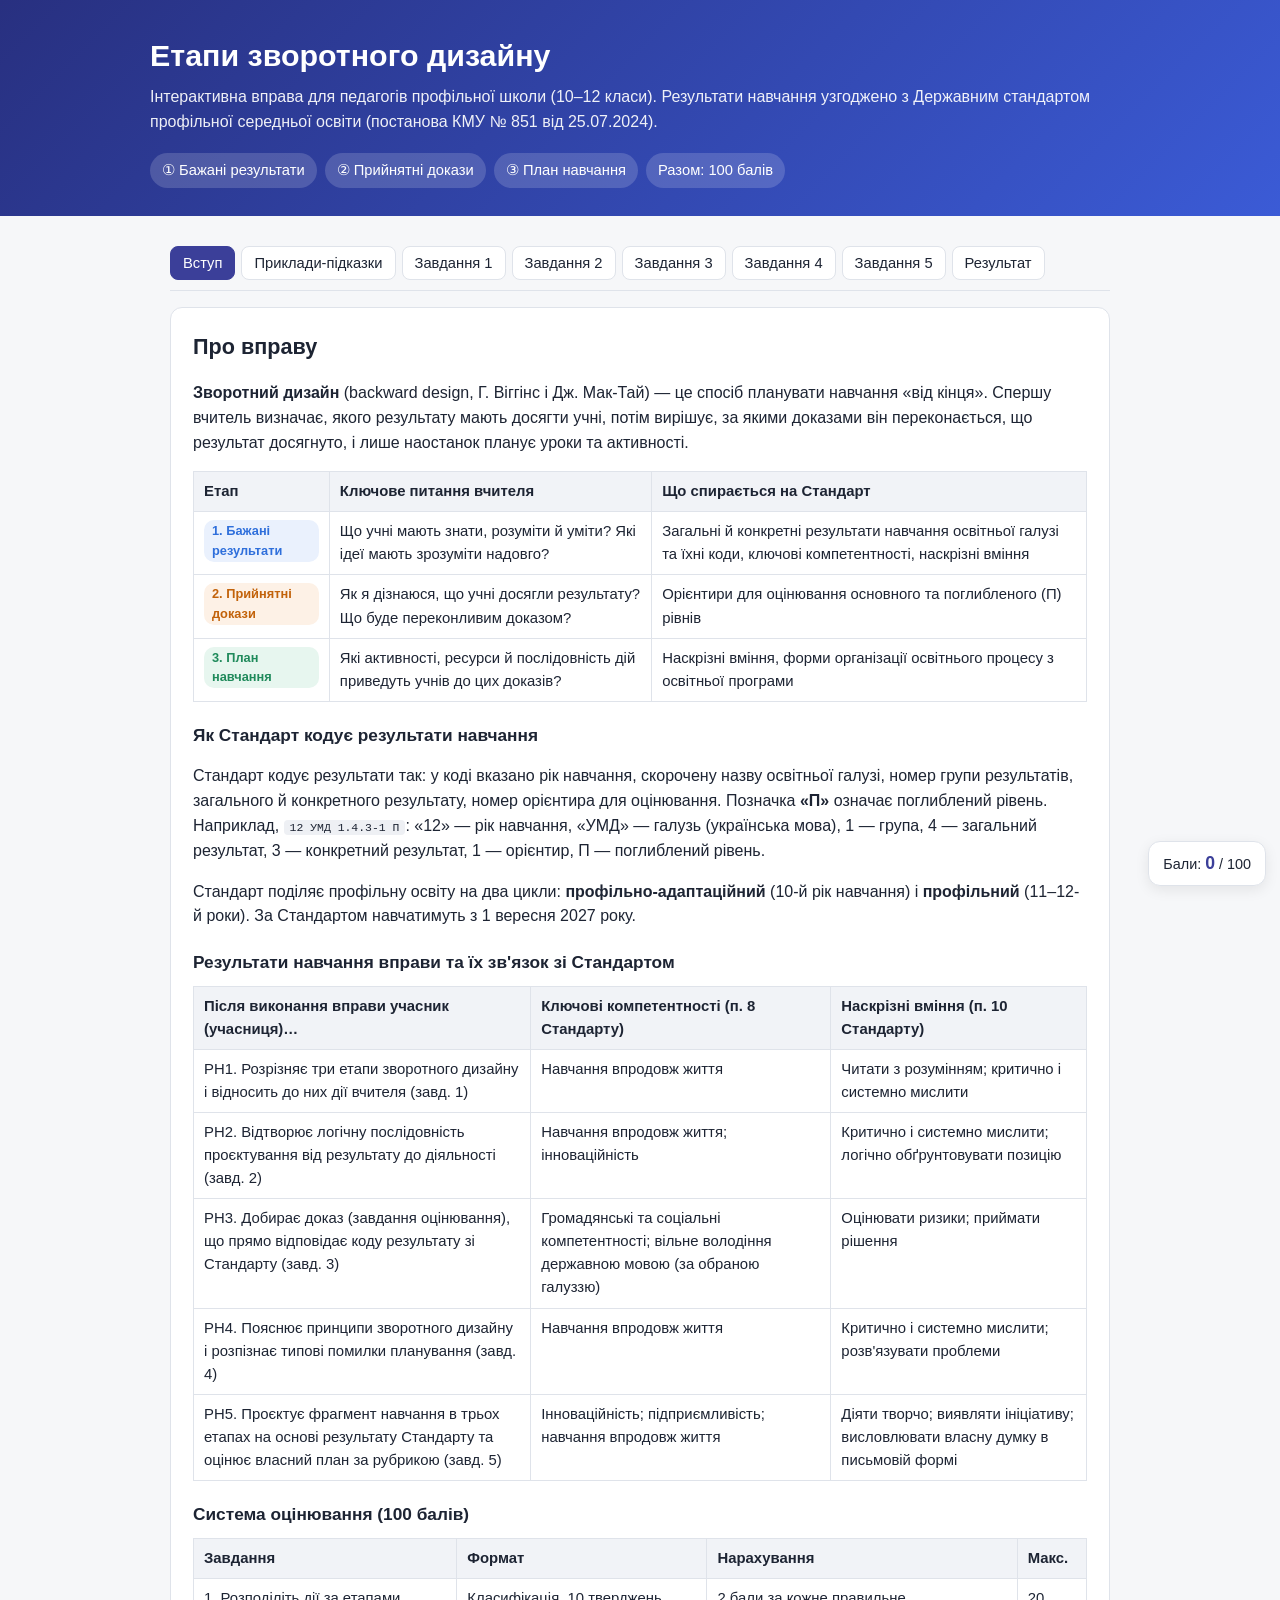
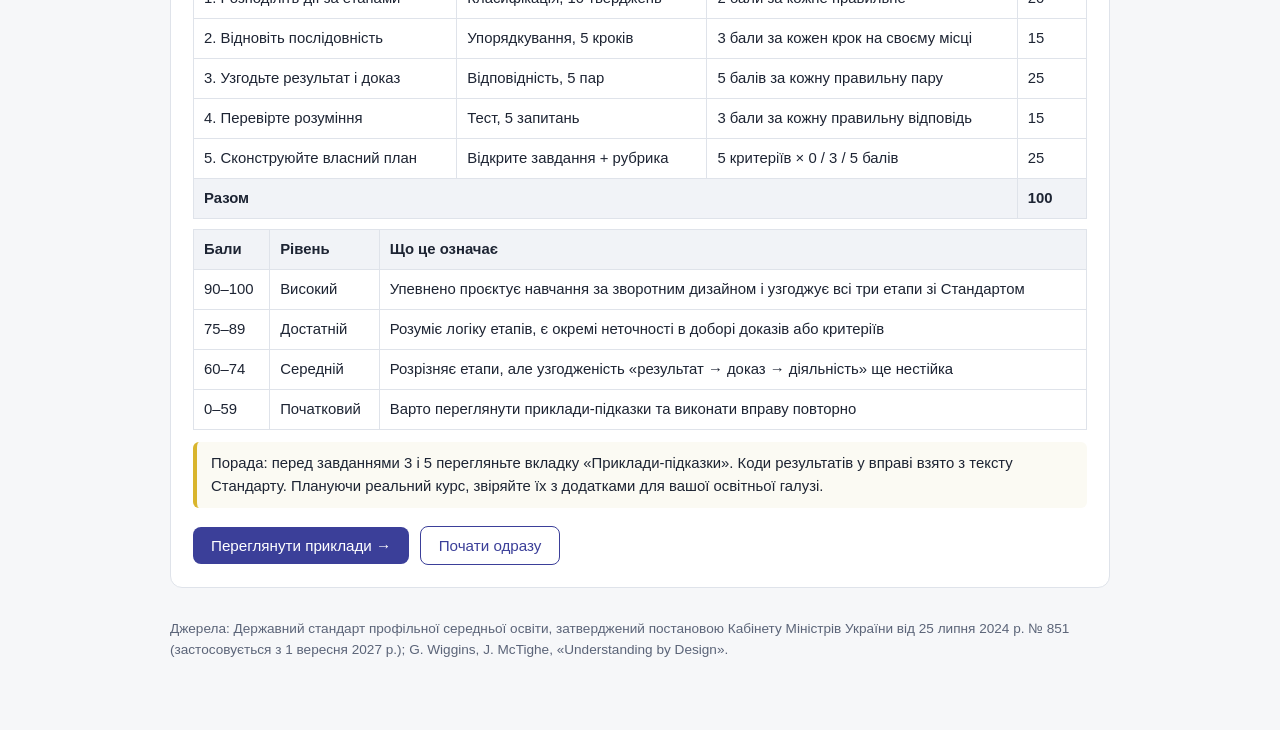
<file: zvorotnyi-dyzain/zvorotnyi-dyzain-vprava.html>
<!DOCTYPE html>
<html lang="uk">
<head>
<meta charset="UTF-8">
<meta name="viewport" content="width=device-width, initial-scale=1">
<title>Інтерактивна вправа «Етапи зворотного дизайну»</title>
<style>
  :root{
    --ink:#1d2433; --muted:#5b6478; --line:#dfe3ea; --bg:#f6f7f9; --card:#fff;
    --s1:#2f6fdb; --s1bg:#eaf1fd; --s2:#c2620a; --s2bg:#fdf1e6; --s3:#1f8a5b; --s3bg:#e7f6ef;
    --ok:#1f8a5b; --bad:#c0392b; --accent:#3b3f99;
  }
  *{box-sizing:border-box}
  body{margin:0;font-family:"Segoe UI",Roboto,"Helvetica Neue",Arial,sans-serif;color:var(--ink);background:var(--bg);line-height:1.55}
  header{background:linear-gradient(135deg,#283080,#3b5bd6);color:#fff;padding:32px 20px 28px}
  header .wrap{max-width:980px;margin:0 auto}
  header h1{margin:0 0 6px;font-size:1.9rem}
  header p{margin:0;opacity:.92}
  .stages-strip{display:flex;gap:8px;margin-top:18px;flex-wrap:wrap}
  .stages-strip span{background:rgba(255,255,255,.16);padding:6px 12px;border-radius:20px;font-size:.92rem}
  main{max-width:980px;margin:0 auto;padding:20px}
  nav.tabs{display:flex;gap:6px;flex-wrap:wrap;position:sticky;top:0;background:var(--bg);padding:10px 0;z-index:5;border-bottom:1px solid var(--line)}
  nav.tabs button{border:1px solid var(--line);background:#fff;padding:8px 12px;border-radius:8px;cursor:pointer;font-size:.92rem;color:var(--ink)}
  nav.tabs button.active{background:var(--accent);color:#fff;border-color:var(--accent)}
  section.panel{display:none;background:var(--card);border:1px solid var(--line);border-radius:12px;padding:22px;margin-top:16px}
  section.panel.active{display:block}
  h2{margin-top:0;font-size:1.35rem}
  h3{font-size:1.08rem;margin:20px 0 8px}
  .pts{display:inline-block;background:#eef0fb;color:var(--accent);font-weight:600;font-size:.85rem;padding:2px 10px;border-radius:12px;margin-left:6px;vertical-align:middle}
  .note{background:#fbfaf3;border-left:4px solid #d9b52c;padding:10px 14px;border-radius:6px;font-size:.93rem;margin:12px 0}
  table{border-collapse:collapse;width:100%;font-size:.93rem;margin:10px 0}
  th,td{border:1px solid var(--line);padding:8px 10px;text-align:left;vertical-align:top}
  th{background:#f1f3f7}
  .s1{color:var(--s1)} .s2{color:var(--s2)} .s3{color:var(--s3)}
  .tag{display:inline-block;padding:1px 8px;border-radius:10px;font-size:.8rem;font-weight:600}
  .tag.s1{background:var(--s1bg)} .tag.s2{background:var(--s2bg)} .tag.s3{background:var(--s3bg)}
  code{background:#eef0f4;padding:1px 6px;border-radius:4px;font-size:.88em}
  .btn{border:none;background:var(--accent);color:#fff;padding:10px 18px;border-radius:8px;cursor:pointer;font-size:.95rem;margin:6px 6px 0 0}
  .btn.secondary{background:#fff;color:var(--accent);border:1px solid var(--accent)}
  .btn:disabled{opacity:.5;cursor:not-allowed}
  .feedback{margin-top:12px;padding:10px 14px;border-radius:8px;display:none;font-size:.95rem}
  .feedback.show{display:block}
  .feedback.good{background:#e7f6ef;color:#145c3d}
  .feedback.mid{background:#fdf6e3;color:#7a5600}
  .feedback.low{background:#fbeaea;color:#8a241a}
  /* task1 */
  .sort-item{display:flex;align-items:center;justify-content:space-between;gap:10px;padding:10px 12px;border:1px solid var(--line);border-radius:8px;margin:8px 0;flex-wrap:wrap}
  .sort-item .txt{flex:1 1 320px}
  .choice{display:flex;gap:6px}
  .choice button{border:1px solid var(--line);background:#fff;border-radius:6px;padding:6px 10px;cursor:pointer;font-size:.85rem}
  .choice button.sel1{background:var(--s1);color:#fff;border-color:var(--s1)}
  .choice button.sel2{background:var(--s2);color:#fff;border-color:var(--s2)}
  .choice button.sel3{background:var(--s3);color:#fff;border-color:var(--s3)}
  .sort-item.right{border-color:var(--ok);background:#f3fbf7}
  .sort-item.wrong{border-color:var(--bad);background:#fdf4f3}
  .mark{font-weight:700;margin-left:6px}
  /* task2 */
  .order-item{display:flex;align-items:center;gap:10px;padding:10px 12px;border:1px solid var(--line);border-radius:8px;margin:8px 0;background:#fff}
  .order-item .num{width:28px;height:28px;border-radius:50%;background:#eef0fb;color:var(--accent);display:flex;align-items:center;justify-content:center;font-weight:700;flex:none}
  .order-item .txt{flex:1}
  .order-item button{border:1px solid var(--line);background:#fff;border-radius:6px;width:34px;height:30px;cursor:pointer}
  .order-item.right{border-color:var(--ok);background:#f3fbf7}
  .order-item.wrong{border-color:var(--bad);background:#fdf4f3}
  /* task3 */
  .match-row{border:1px solid var(--line);border-radius:8px;padding:12px;margin:10px 0}
  .match-row .code{font-weight:700;color:var(--s1)}
  .match-row select{width:100%;padding:8px;border-radius:6px;border:1px solid var(--line);margin-top:8px;font-size:.92rem;background:#fff}
  .match-row.right{border-color:var(--ok);background:#f3fbf7}
  .match-row.wrong{border-color:var(--bad);background:#fdf4f3}
  /* task4 */
  .q{border:1px solid var(--line);border-radius:8px;padding:12px 14px;margin:12px 0}
  .q label{display:block;padding:6px 8px;border-radius:6px;cursor:pointer}
  .q label:hover{background:#f4f5f9}
  .q.right{border-color:var(--ok);background:#f3fbf7}
  .q.wrong{border-color:var(--bad);background:#fdf4f3}
  .q .expl{display:none;font-size:.9rem;color:var(--muted);margin-top:6px}
  .q.checked .expl{display:block}
  /* task5 */
  .builder label.fl{display:block;font-weight:600;margin:14px 0 4px}
  .builder textarea,.builder select{width:100%;padding:9px;border-radius:8px;border:1px solid var(--line);font-family:inherit;font-size:.93rem}
  .builder textarea{min-height:78px;resize:vertical}
  .stagebox{border-left:5px solid;padding:6px 14px 14px;border-radius:6px;margin:16px 0}
  .stagebox.b1{border-color:var(--s1);background:var(--s1bg)}
  .stagebox.b2{border-color:var(--s2);background:var(--s2bg)}
  .stagebox.b3{border-color:var(--s3);background:var(--s3bg)}
  .rubric td.lv{white-space:nowrap}
  .rubric input{transform:scale(1.15);margin-right:4px}
  .autocheck{font-size:.88rem;color:var(--muted)}
  /* examples */
  details{border:1px solid var(--line);border-radius:10px;padding:10px 16px;margin:12px 0;background:#fff}
  details summary{cursor:pointer;font-weight:600;font-size:1.02rem}
  details .st{margin:10px 0;padding:8px 12px;border-radius:6px}
  details .st.a{background:var(--s1bg)} details .st.b{background:var(--s2bg)} details .st.c{background:var(--s3bg)}
  /* results */
  .scorebar{height:14px;background:#eceef3;border-radius:8px;overflow:hidden;margin:6px 0 14px}
  .scorebar div{height:100%;background:linear-gradient(90deg,#3b5bd6,#1f8a5b);width:0;transition:width .6s}
  .big{font-size:2.4rem;font-weight:700;color:var(--accent)}
  .floating{position:fixed;right:14px;bottom:14px;background:#fff;border:1px solid var(--line);border-radius:12px;padding:8px 14px;box-shadow:0 4px 14px rgba(0,0,0,.08);font-size:.9rem;z-index:10}
  .floating b{color:var(--accent);font-size:1.1rem}
  footer{max-width:980px;margin:0 auto;padding:10px 20px 70px;color:var(--muted);font-size:.85rem}
  @media print{nav.tabs,.floating,.btn{display:none!important}section.panel{display:block!important;break-inside:avoid}}
</style>
</head>
<body>

<header>
  <div class="wrap">
    <h1>Етапи зворотного дизайну</h1>
    <p>Інтерактивна вправа для педагогів профільної школи (10–12 класи). Результати навчання узгоджено з Державним стандартом профільної середньої освіти (постанова КМУ № 851 від 25.07.2024).</p>
    <div class="stages-strip">
      <span>① Бажані результати</span><span>② Прийнятні докази</span><span>③ План навчання</span><span>Разом: 100 балів</span>
    </div>
  </div>
</header>

<main>
<nav class="tabs" id="tabs">
  <button data-t="intro" class="active">Вступ</button>
  <button data-t="examples">Приклади-підказки</button>
  <button data-t="t1">Завдання 1</button>
  <button data-t="t2">Завдання 2</button>
  <button data-t="t3">Завдання 3</button>
  <button data-t="t4">Завдання 4</button>
  <button data-t="t5">Завдання 5</button>
  <button data-t="results">Результат</button>
</nav>

<!-- ============ ВСТУП ============ -->
<section class="panel active" id="intro">
  <h2>Про вправу</h2>
  <p><b>Зворотний дизайн</b> (backward design, Г. Віггінс і Дж. Мак-Тай) — це спосіб планувати навчання «від кінця». Спершу вчитель визначає, якого результату мають досягти учні, потім вирішує, за якими доказами він переконається, що результат досягнуто, і лише наостанок планує уроки та активності.</p>

  <table>
    <tr><th>Етап</th><th>Ключове питання вчителя</th><th>Що спирається на Стандарт</th></tr>
    <tr><td><span class="tag s1">1. Бажані результати</span></td><td>Що учні мають знати, розуміти й уміти? Які ідеї мають зрозуміти надовго?</td><td>Загальні й конкретні результати навчання освітньої галузі та їхні коди, ключові компетентності, наскрізні вміння</td></tr>
    <tr><td><span class="tag s2">2. Прийнятні докази</span></td><td>Як я дізнаюся, що учні досягли результату? Що буде переконливим доказом?</td><td>Орієнтири для оцінювання основного та поглибленого (П) рівнів</td></tr>
    <tr><td><span class="tag s3">3. План навчання</span></td><td>Які активності, ресурси й послідовність дій приведуть учнів до цих доказів?</td><td>Наскрізні вміння, форми організації освітнього процесу з освітньої програми</td></tr>
  </table>

  <h3>Як Стандарт кодує результати навчання</h3>
  <p>Стандарт кодує результати так: у коді вказано рік навчання, скорочену назву освітньої галузі, номер групи результатів, загального й конкретного результату, номер орієнтира для оцінювання. Позначка <b>«П»</b> означає поглиблений рівень. Наприклад, <code>12 УМД 1.4.3-1 П</code>: «12» — рік навчання, «УМД» — галузь (українська мова), 1 — група, 4 — загальний результат, 3 — конкретний результат, 1 — орієнтир, П — поглиблений рівень.</p>
  <p>Стандарт поділяє профільну освіту на два цикли: <b>профільно-адаптаційний</b> (10-й рік навчання) і <b>профільний</b> (11–12-й роки). За Стандартом навчатимуть з 1 вересня 2027 року.</p>

  <h3>Результати навчання вправи та їх зв'язок зі Стандартом</h3>
  <table>
    <tr><th>Після виконання вправи учасник (учасниця)…</th><th>Ключові компетентності (п. 8 Стандарту)</th><th>Наскрізні вміння (п. 10 Стандарту)</th></tr>
    <tr><td>РН1. Розрізняє три етапи зворотного дизайну і відносить до них дії вчителя (завд. 1)</td><td>Навчання впродовж життя</td><td>Читати з розумінням; критично і системно мислити</td></tr>
    <tr><td>РН2. Відтворює логічну послідовність проєктування від результату до діяльності (завд. 2)</td><td>Навчання впродовж життя; інноваційність</td><td>Критично і системно мислити; логічно обґрунтовувати позицію</td></tr>
    <tr><td>РН3. Добирає доказ (завдання оцінювання), що прямо відповідає коду результату зі Стандарту (завд. 3)</td><td>Громадянські та соціальні компетентності; вільне володіння державною мовою (за обраною галуззю)</td><td>Оцінювати ризики; приймати рішення</td></tr>
    <tr><td>РН4. Пояснює принципи зворотного дизайну і розпізнає типові помилки планування (завд. 4)</td><td>Навчання впродовж життя</td><td>Критично і системно мислити; розв'язувати проблеми</td></tr>
    <tr><td>РН5. Проєктує фрагмент навчання в трьох етапах на основі результату Стандарту та оцінює власний план за рубрикою (завд. 5)</td><td>Інноваційність; підприємливість; навчання впродовж життя</td><td>Діяти творчо; виявляти ініціативу; висловлювати власну думку в письмовій формі</td></tr>
  </table>

  <h3>Система оцінювання (100 балів)</h3>
  <table>
    <tr><th>Завдання</th><th>Формат</th><th>Нарахування</th><th>Макс.</th></tr>
    <tr><td>1. Розподіліть дії за етапами</td><td>Класифікація, 10 тверджень</td><td>2 бали за кожне правильне</td><td>20</td></tr>
    <tr><td>2. Відновіть послідовність</td><td>Упорядкування, 5 кроків</td><td>3 бали за кожен крок на своєму місці</td><td>15</td></tr>
    <tr><td>3. Узгодьте результат і доказ</td><td>Відповідність, 5 пар</td><td>5 балів за кожну правильну пару</td><td>25</td></tr>
    <tr><td>4. Перевірте розуміння</td><td>Тест, 5 запитань</td><td>3 бали за кожну правильну відповідь</td><td>15</td></tr>
    <tr><td>5. Сконструюйте власний план</td><td>Відкрите завдання + рубрика</td><td>5 критеріїв × 0 / 3 / 5 балів</td><td>25</td></tr>
    <tr><th colspan="3">Разом</th><th>100</th></tr>
  </table>
  <table>
    <tr><th>Бали</th><th>Рівень</th><th>Що це означає</th></tr>
    <tr><td>90–100</td><td>Високий</td><td>Упевнено проєктує навчання за зворотним дизайном і узгоджує всі три етапи зі Стандартом</td></tr>
    <tr><td>75–89</td><td>Достатній</td><td>Розуміє логіку етапів, є окремі неточності в доборі доказів або критеріїв</td></tr>
    <tr><td>60–74</td><td>Середній</td><td>Розрізняє етапи, але узгодженість «результат → доказ → діяльність» ще нестійка</td></tr>
    <tr><td>0–59</td><td>Початковий</td><td>Варто переглянути приклади-підказки та виконати вправу повторно</td></tr>
  </table>
  <div class="note">Порада: перед завданнями 3 і 5 перегляньте вкладку «Приклади-підказки». Коди результатів у вправі взято з тексту Стандарту. Плануючи реальний курс, звіряйте їх з додатками для вашої освітньої галузі.</div>
  <button class="btn" onclick="go('examples')">Переглянути приклади →</button>
  <button class="btn secondary" onclick="go('t1')">Почати одразу</button>
</section>

<!-- ============ ПРИКЛАДИ ============ -->
<section class="panel" id="examples">
  <h2>Приклади виконання (підказки)</h2>
  <p>Шість зразків показують, як від коду результату зі Стандарту перейти до доказів і навчальної діяльності: приклади 1–3 стосуються громадянської та історичної й мовно-літературної галузей, приклади 4–6 — інформатичної. Їх можна використати як взірець для завдання 5.</p>

  <details open>
    <summary>Приклад 1. Історія України, 10 клас (профільно-адаптаційний цикл) — «Чи можна вірити джерелу?»</summary>
    <div class="st a"><b class="s1">Етап 1. Бажані результати</b><br>
      <b>Результат зі Стандарту:</b> <code>ГІО 3.3</code> «Визначає достовірність історичної та суспільної інформації», конкретний результат <code>ГІО 3.3.1</code> «установлює достовірність джерела інформації» (група 3 «Критичне мислення…»).<br>
      <b>Тривале розуміння:</b> будь-яке джерело має автора, мету й контекст, і вони впливають на те, як джерело подає події.<br>
      <b>Ключові питання:</b> Кому вигідно, щоб я повірив цьому джерелу? Чим свідчення очевидця відрізняється від факту?<br>
      <b>Учні вмітимуть:</b> визначати автора, час, мету й адресата джерела; зіставляти його з іншими джерелами.</div>
    <div class="st b"><b class="s2">Етап 2. Прийнятні докази</b><br>
      <b>Завдання на перенесення (GRASPS):</b> ви — фактчекер(-ка) історичного медіа. Редакція отримала «спогад» про події 1918 року, який поширюють у соцмережах. Підготуйте висновок для редакції (до 1 стор.): чи можна публікувати матеріал і чому.<br>
      <b>Критерії:</b> визначено походження та автора; зіставлено з ≥2 незалежними джерелами; аргументовано висновок; дотримано академічної доброчесності.<br>
      <b>Формувальне оцінювання:</b> вихідна картка «3 ознаки сумнівного джерела».</div>
    <div class="st c"><b class="s3">Етап 3. План навчання</b><br>
      1) «Гачок»: два протилежні дописи про одну подію. 2) Мінілекція та алгоритм аналізу джерела. 3) Робота в парах з добіркою документів (тренування). 4) Взаємооцінювання чернеток за чеклістом. 5) Виконання підсумкового завдання й рефлексія.<br>
      <i>Наскрізні вміння:</i> читати з розумінням, критично мислити, логічно обґрунтовувати позицію.</div>
  </details>

  <details>
    <summary>Приклад 2. Українська мова, 10 клас — «Конспект, що працює»</summary>
    <div class="st a"><b class="s1">Етап 1. Бажані результати</b><br>
      <b>Результат зі Стандарту:</b> <code>10 УМД 1.2.2-1</code> «самостійно складає і компонує складний план, створює конспект, тези почутого».<br>
      <b>Тривале розуміння:</b> добрий конспект — це не стенограма, а відбір і структурування головного для конкретної мети.<br>
      <b>Ключове питання:</b> Як вирішити, що з почутого варто записати?<br>
      <b>Учні вмітимуть:</b> вирізняти тезу й аргументи, будувати складний план, скорочувати без втрати змісту.</div>
    <div class="st b"><b class="s2">Етап 2. Прийнятні докази</b><br>
      <b>Завдання на перенесення:</b> прослухати 10-хвилинний науково-популярний подкаст і підготувати конспект-шпаргалку для однокласника, який його не слухав. Однокласник має за конспектом відповісти на 3 запитання.<br>
      <b>Критерії:</b> є складний план; збережено основні тези; використано систему скорочень і графічні виділення; однокласник правильно відповідає на ≥2 з 3 запитань.</div>
    <div class="st c"><b class="s3">Етап 3. План навчання</b><br>
      1) Порівняння «поганого» і «доброго» конспекту. 2) Моделювання вчителем «думання вголос». 3) Тренування на коротких аудіо з поступовим ускладненням. 4) Обмін конспектами і перевірка «чи зрозуміло без аудіо». 5) Підсумкове завдання.<br>
      <i>Наскрізні вміння:</i> читати (слухати) з розумінням, співпрацювати з іншими.</div>
  </details>

  <details>
    <summary>Приклад 3. Громадянська освіта, 11 клас (профільний цикл) — «Моя відповідальність у громаді»</summary>
    <div class="st a"><b class="s1">Етап 1. Бажані результати</b><br>
      <b>Результат зі Стандарту:</b> <code>ГІО 5.2</code> «Діє з урахуванням принципів прав людини…», конкретний результат <code>ГІО 5.2.3</code> «відповідально ставиться до своїх обовʼязків, які виникають з належності до спільноти і держави».<br>
      <b>Тривале розуміння:</b> права й обов'язки взаємопов'язані; громада стає сильнішою, коли кожен робить свою частину.<br>
      <b>Ключове питання:</b> Де закінчується «мене це не стосується»?</div>
    <div class="st b"><b class="s2">Етап 2. Прийнятні докази</b><br>
      <b>Завдання на перенесення:</b> команда розробляє та реалізує мініініціативу для громади (2–3 тижні) і презентує її раді учнівського самоврядування.<br>
      <b>Критерії (рубрика, основний / поглиблений рівень):</b> обґрунтовано проблему; розподілено обов'язки й дотримано їх; оцінено ризики; рефлексійний щоденник показує усвідомлення власної ролі.</div>
    <div class="st c"><b class="s3">Етап 3. План навчання</b><br>
      1) Кейс-обговорення. 2) Картування потреб громади. 3) Планування з розподілом ролей. 4) Реалізація та проміжні консультації. 5) Презентація і рефлексія.<br>
      <i>Наскрізні вміння:</i> виявляти ініціативу, оцінювати ризики, приймати рішення, співпрацювати з іншими.</div>
  </details>

  <h3 style="margin-top:26px">Інформатична освітня галузь (ІФО)</h3>
  <div class="note">Групи загальних результатів ІФО за Стандартом: <b>1</b> — пошук, аналіз і критичне оцінювання даних та інформації; <b>2</b> — створення інформаційних продуктів і програм; <b>3</b> — організація та використання цифрових середовищ; <b>4</b> — усвідомлення наслідків використання ІТ, дотримання етичних і правових норм.</div>

  <details open>
    <summary>Приклад 4. Інформатика, профільний цикл — «Фейк чи факт: перевіряємо цифровий контент»</summary>
    <div class="st a"><b class="s1">Етап 1. Бажані результати</b><br>
      <b>Результат зі Стандарту:</b> загальний результат <code>ІФО 1.4</code> «Критично оцінює інформацію, отриману з різних джерел», конкретний результат <code>12 ІФО 1.4.1-1</code> «оцінює достовірність інформації та надійність її джерел, використовуючи надані критерії та пропонуючи власні».<br>
      <b>Тривале розуміння:</b> цифровий контент (фото, відео, текст, згенерований ШІ) лишає технічні «сліди»: метадані, історію поширення, артефакти генерації. Їх можна перевірити інструментами, а не лише інтуїцією.<br>
      <b>Ключові питання:</b> Чи достатньо «виглядає правдоподібно», щоб поширити? Які критерії надійності джерела я можу запропонувати сам(а)?<br>
      <b>Учні вмітимуть:</b> перевіряти метадані файлів, шукати зображення за зразком, відстежувати першоджерело, розпізнавати ознаки згенерованого контенту, формулювати власні критерії.</div>
    <div class="st b"><b class="s2">Етап 2. Прийнятні докази</b><br>
      <b>Завдання на перенесення (GRASPS):</b> ви — модератор(-ка) шкільного медіацентру. До редакції надійшли 3 «сенсаційні» матеріали (фото, відео, допис). Перевірте кожен і підготуйте звіт: вердикт, використані інструменти, доказові скриншоти, <i>власний</i> критерій надійності, якого не було в наданому чеклісті.<br>
      <b>Критерії:</b> застосовано ≥3 технічні методи перевірки; вердикт підкріплено доказами; запропоновано обґрунтований власний критерій; дотримано етики (без поширення неперевіреного).<br>
      <b>Формувальне оцінювання:</b> міні-квіз «Справжнє чи згенероване?», вихідна картка «Мій найнадійніший інструмент і чому».</div>
    <div class="st c"><b class="s3">Етап 3. План навчання</b><br>
      1) «Гачок»: гра «знайди фейк» у стрічці новин. 2) Демонстрація інструментів (метадані, зворотний пошук зображень, архіви вебсторінок). 3) Практикум у парах на добірці кейсів зі зростанням складності. 4) Спільне напрацювання чекліста й обговорення «чого в ньому бракує». 5) Підсумковий звіт і взаємооцінювання.<br>
      <i>Наскрізні вміння:</i> критично і системно мислити, логічно обґрунтовувати позицію, оцінювати ризики.</div>
  </details>

  <details>
    <summary>Приклад 5. Інформатика, профільний цикл — «Алгоритм для шкільного чат-бота»</summary>
    <div class="st a"><b class="s1">Етап 1. Бажані результати</b><br>
      <b>Результат зі Стандарту:</b> загальний результат <code>ІФО 2.1</code> «Розробляє і реалізовує алгоритми», конкретний результат <code>12 ІФО 2.1.1-1</code> «пояснює та застосовує основні алгоритми, які типово застосовують для розвʼязування задач з обраної галузі».<br>
      <b>Тривале розуміння:</b> вибір алгоритму залежить від даних і задачі. «Працює» і «працює ефективно» — різні речі, і різницю можна виміряти.<br>
      <b>Ключові питання:</b> Чому програма, яка працює на 10 записах, «зависає» на 100 000? Як обрати алгоритм, а не просто написати перший, що спав на думку?<br>
      <b>Учні вмітимуть:</b> пояснювати й реалізовувати лінійний і бінарний пошук та алгоритми сортування, порівнювати їх за кількістю операцій і часом виконання.</div>
    <div class="st b"><b class="s2">Етап 2. Прийнятні докази</b><br>
      <b>Завдання на перенесення (GRASPS):</b> ви — команда розробників шкільного чат-бота, який за прізвищем знаходить розклад учня серед кількох тисяч записів. Реалізуйте пошук двома способами, заміряйте час на наборах даних різного розміру і представте адміністрації рекомендацію з графіком.<br>
      <b>Критерії:</b> обидва алгоритми реалізовано коректно; проведено вимірювання на ≥3 обсягах даних; результати подано графіком; рекомендацію обґрунтовано (зокрема, чому для бінарного пошуку дані треба впорядкувати); код прокоментовано.<br>
      <b>Формувальне оцінювання:</b> «трасування» алгоритму на папері, взаємне рев'ю коду за чеклістом.</div>
    <div class="st c"><b class="s3">Етап 3. План навчання</b><br>
      1) Унплагд-активність: пошук «загаданого числа» за мінімум запитань. 2) Пояснення ідеї пошуку та сортування з візуалізацією. 3) Покрокова реалізація в Python з тестовими даними. 4) Лабораторна: заміри часу й побудова графіка. 5) Командна робота над ботом, презентація рекомендації.<br>
      <i>Наскрізні вміння:</i> розв'язувати проблеми, критично і системно мислити, співпрацювати з іншими.</div>
  </details>

  <details>
    <summary>Приклад 6. Інформатика, поглиблений рівень — «Цифровий сейф учнівського самоврядування»</summary>
    <div class="st a"><b class="s1">Етап 1. Бажані результати</b><br>
      <b>Результат зі Стандарту:</b> <code>12 ІФО 4.1.2-4 П</code> «застосовує засоби та стратегії захисту конфіденційності та цілісності даних» (група 4 — усвідомлення наслідків використання ІТ, дотримання етичних і правових норм).<br>
      <b>Тривале розуміння:</b> безпека даних — це не одна програма, а система рішень: технічних (шифрування, резервні копії, контроль доступу) і людських (звички, правила, відповідальність).<br>
      <b>Ключові питання:</b> Що станеться, якщо завтра зникнуть або «витечуть» наші дані? Хто має право бачити чужі персональні дані і чому?<br>
      <b>Учні вмітимуть:</b> налаштовувати двофакторну автентифікацію й права доступу, створювати стратегію резервного копіювання, перевіряти цілісність файлів за хеш-сумою, шифрувати конфіденційні документи.</div>
    <div class="st b"><b class="s2">Етап 2. Прийнятні докази</b><br>
      <b>Завдання на перенесення (GRASPS):</b> ви — аудитори з кібербезпеки. Учнівське самоврядування зберігає в хмарі списки учасників, протоколи й фото заходів. Проведіть аудит ризиків, налаштуйте захист на тестовому акаунті та підготуйте «Політику безпеки даних» на 1 сторінку зрозумілою для однолітків мовою.<br>
      <b>Критерії (основний / поглиблений рівень):</b> виявлено ≥5 ризиків для конфіденційності й цілісності; практично налаштовано 2FA, ролі доступу та резервне копіювання; продемонстровано перевірку цілісності (хеш); політика враховує правові норми щодо персональних даних; для рівня «П» — обґрунтовано вибір стратегій і запропоновано план реагування на інцидент.<br>
      <b>Формувальне оцінювання:</b> кейс-квіз «Знайди вразливість», самоперевірка налаштувань за контрольним списком.</div>
    <div class="st c"><b class="s3">Етап 3. План навчання</b><br>
      1) «Гачок»: розбір реального (знеособленого) кейсу витоку даних. 2) Модель «конфіденційність — цілісність — доступність». 3) Практикум: 2FA, ролі, шифрування архіву, обчислення хешу до і після зміни файлу. 4) Командний аудит і моделювання загроз. 5) Захист політики перед «замовником» (учнівською радою) та рефлексія.<br>
      <i>Наскрізні вміння:</i> оцінювати ризики, приймати рішення, виявляти ініціативу, співпрацювати з іншими.</div>
  </details>
  <button class="btn" onclick="go('t1')">До завдання 1 →</button>
</section>

<!-- ============ ЗАВДАННЯ 1 ============ -->
<section class="panel" id="t1">
  <h2>Завдання 1. Розподіліть дії за етапами <span class="pts">20 балів</span></h2>
  <p>До якого етапу зворотного дизайну належить кожна дія вчителя? Натисніть кнопку <span class="tag s1">Етап 1</span>, <span class="tag s2">Етап 2</span> або <span class="tag s3">Етап 3</span>. За кожну правильну відповідь — 2 бали.</p>
  <div id="sortList"></div>
  <button class="btn" onclick="check1()">Перевірити</button>
  <button class="btn secondary" onclick="reset1()">Почати знову</button>
  <div class="feedback" id="fb1"></div>
</section>

<!-- ============ ЗАВДАННЯ 2 ============ -->
<section class="panel" id="t2">
  <h2>Завдання 2. Відновіть послідовність проєктування <span class="pts">15 балів</span></h2>
  <p>Розташуйте кроки в правильному порядку стрілками ▲▼. За кожен крок на своєму місці — 3 бали.</p>
  <div id="orderList"></div>
  <button class="btn" onclick="check2()">Перевірити</button>
  <button class="btn secondary" onclick="reset2()">Перемішати знову</button>
  <div class="feedback" id="fb2"></div>
</section>

<!-- ============ ЗАВДАННЯ 3 ============ -->
<section class="panel" id="t3">
  <h2>Завдання 3. Узгодьте результат зі Стандарту і доказ <span class="pts">25 балів</span></h2>
  <p>Для кожного результату навчання зі Стандарту оберіть завдання, яке буде <b>найпереконливішим доказом</b> його досягнення (етап 2). За кожну правильну пару — 5 балів.</p>
  <div id="matchList"></div>
  <button class="btn" onclick="check3()">Перевірити</button>
  <button class="btn secondary" onclick="reset3()">Почати знову</button>
  <div class="feedback" id="fb3"></div>
</section>

<!-- ============ ЗАВДАННЯ 4 ============ -->
<section class="panel" id="t4">
  <h2>Завдання 4. Перевірте розуміння <span class="pts">15 балів</span></h2>
  <p>Оберіть одну правильну відповідь. За кожну — 3 бали.</p>
  <div id="quiz"></div>
  <button class="btn" onclick="check4()">Перевірити</button>
  <button class="btn secondary" onclick="reset4()">Почати знову</button>
  <div class="feedback" id="fb4"></div>
</section>

<!-- ============ ЗАВДАННЯ 5 ============ -->
<section class="panel" id="t5">
  <h2>Завдання 5. Сконструюйте власний фрагмент навчання <span class="pts">25 балів</span></h2>
  <p>Оберіть результат зі Стандарту (або впишіть свій код з додатків для вашої галузі) і заповніть три етапи. Потім оцініть план за рубрикою. Взірець є у вкладці <a href="#" onclick="go('examples');return false;">«Приклади-підказки»</a>.</p>
  <div class="builder">
    <label class="fl" for="b_code">Результат навчання зі Стандарту</label>
    <select id="b_code" onchange="toggleOwn()">
      <option value="">— оберіть —</option>
      <option>ГІО 3.3.1 — установлює достовірність джерела інформації</option>
      <option>ГІО 1.1.1 — виявляє суб'єктивність відчуття часу</option>
      <option>ГІО 5.2.3 — відповідально ставиться до своїх обовʼязків, які виникають з належності до спільноти і держави</option>
      <option>10 УМД 1.2.2-1 — самостійно складає і компонує складний план, створює конспект, тези почутого</option>
      <option>12 УМД 2.4.2-1 П — визначає естетичний і прагматичний потенціал прочитаного тексту</option>
      <option>МИО 1.1.1 — знаходить і систематизує мистецьку інформацію</option>
      <option>СЗО 2.4.1-1 — визначає алгоритм і моделює безпечну поведінку для запобігання виникненню небезпечних ситуацій</option>
      <option>ФІО 1.1.1 — формулює власну вимірювану спрямовану в часі мету рухової діяльності</option>
      <option>12 ІФО 1.1.1-1 П — оцінює можливості, функціонал, обмеження, переваги використання інформаційних технологій</option>
      <option>12 ІФО 1.2.2-2 П — пояснює принципи стиснення даних, обґрунтовано обирає метод стиснення, ураховуючи можливість їх втрати</option>
      <option>12 ІФО 1.4.1-1 — оцінює достовірність інформації та надійність її джерел, використовуючи надані критерії та пропонуючи власні</option>
      <option>12 ІФО 2.1.1-1 — пояснює та застосовує основні алгоритми, які типово застосовують для розвʼязування задач з обраної галузі</option>
      <option>12 ІФО 2.2.1-4 П — створює нові, розширює або змінює наявні програмні проекти</option>
      <option>12 ІФО 3.2.2-2 П — діагностує апаратні або програмні збої, усуває типові несправності під контролем учителя</option>
      <option>12 ІФО 4.1.2-4 П — застосовує засоби та стратегії захисту конфіденційності та цілісності даних</option>
      <option value="own">Інший (впишу сам/сама)</option>
    </select>
    <textarea id="b_own" style="display:none;margin-top:8px;min-height:50px" placeholder="Код і формулювання результату з додатка Стандарту для вашої галузі"></textarea>

    <div class="stagebox b1"><h3 class="s1">Етап 1. Бажані результати</h3>
      <label class="fl" for="b_1">Тривале розуміння, ключове питання, що учні знатимуть і вмітимуть</label>
      <textarea id="b_1" placeholder="Напр.: Тривале розуміння: … Ключове питання: …? Учні вмітимуть: …"></textarea></div>
    <div class="stagebox b2"><h3 class="s2">Етап 2. Прийнятні докази</h3>
      <label class="fl" for="b_2">Завдання на перенесення, критерії оцінювання, формувальне оцінювання</label>
      <textarea id="b_2" placeholder="Напр.: Ви — … Ваше завдання — … Критерії: 1) … 2) … Формувальне оцінювання: …"></textarea></div>
    <div class="stagebox b3"><h3 class="s3">Етап 3. План навчання</h3>
      <label class="fl" for="b_3">Послідовність активностей, ресурси, наскрізні вміння</label>
      <textarea id="b_3" placeholder="Напр.: 1) «Гачок» … 2) … 3) … Наскрізні вміння: …"></textarea></div>

    <h3>Самооцінювання за рубрикою</h3>
    <p class="autocheck" id="autocheck"></p>
    <table class="rubric" id="rubric"></table>
    <button class="btn" onclick="check5()">Зарахувати бали</button>
    <button class="btn secondary" onclick="downloadPlan()">Завантажити мій план (.txt)</button>
    <div class="feedback" id="fb5"></div>
  </div>
</section>

<!-- ============ РЕЗУЛЬТАТ ============ -->
<section class="panel" id="results">
  <h2>Підсумковий результат</h2>
  <div class="big" id="totalBig">0 / 100</div>
  <div class="scorebar"><div id="bar"></div></div>
  <p id="levelText"></p>
  <table id="resTable"></table>
  <button class="btn" onclick="window.print()">Надрукувати / зберегти PDF</button>
  <button class="btn secondary" onclick="resetAll()">Скинути всю вправу</button>
</section>
</main>

<div class="floating">Бали: <b id="floatScore">0</b> / 100</div>

<footer>
  Джерела: Державний стандарт профільної середньої освіти, затверджений постановою Кабінету Міністрів України від 25 липня 2024 р. № 851 (застосовується з 1 вересня 2027 р.); G. Wiggins, J. McTighe, «Understanding by Design».
</footer>

<script>
/* ---------- навігація ---------- */
function go(id){
  document.querySelectorAll('section.panel').forEach(s=>s.classList.toggle('active',s.id===id));
  document.querySelectorAll('#tabs button').forEach(b=>b.classList.toggle('active',b.dataset.t===id));
  if(id==='results') renderResults();
  window.scrollTo({top:0,behavior:'smooth'});
}
document.querySelectorAll('#tabs button').forEach(b=>b.onclick=()=>go(b.dataset.t));
function shuffle(a){a=a.slice();for(let i=a.length-1;i>0;i--){const j=Math.floor(Math.random()*(i+1));[a[i],a[j]]=[a[j],a[i]];}return a;}
const scores={t1:null,t2:null,t3:null,t4:null,t5:null};
const maxes={t1:20,t2:15,t3:25,t4:15,t5:25};
const names={t1:'1. Розподіл дій за етапами',t2:'2. Послідовність проєктування',t3:'3. Узгодження результату і доказу',t4:'4. Перевірка розуміння',t5:'5. Власний план (рубрика)'};
function updateFloat(){const t=Object.values(scores).reduce((s,v)=>s+(v||0),0);document.getElementById('floatScore').textContent=t;}
function fb(id,got,max,extra){
  const el=document.getElementById(id);const r=got/max;
  el.className='feedback show '+(r>=.9?'good':r>=.6?'mid':'low');
  el.innerHTML=`<b>${got} з ${max} балів.</b> `+(extra||'');
}

/* ---------- Завдання 1 ---------- */
const sortData=[
  {t:'Обрати з додатка Стандарту код результату навчання для теми',s:1},
  {t:'Сформулювати ключове (суттєве) питання, на яке немає однозначної відповіді',s:1},
  {t:'Окреслити «тривале розуміння» — велику ідею, яку учні мають зрозуміти надовго',s:1},
  {t:'Визначити, які знання та вміння учні мають опанувати',s:1},
  {t:'Розробити підсумкове завдання на перенесення в реальному контексті (GRASPS)',s:2},
  {t:'Скласти критерії оцінювання та рубрику з орієнтирами основного й поглибленого рівнів',s:2},
  {t:'Запланувати формувальне оцінювання: вихідні картки, самооцінювання, взаємооцінювання',s:2},
  {t:'Вибудувати послідовність уроків і активностей (наприклад, за моделлю WHERETO)',s:3},
  {t:'Дібрати методи, ресурси та форми роботи (групова, проєктна, дослідницька)',s:3},
  {t:'Передбачити тренувальні вправи та диференційовану підтримку перед підсумковим завданням',s:3}
];
let sortOrder=[],sortAns={};
function render1(){
  const box=document.getElementById('sortList');box.innerHTML='';
  sortOrder.forEach((idx,i)=>{
    const d=sortData[idx];const row=document.createElement('div');row.className='sort-item';row.id='si'+idx;
    row.innerHTML=`<div class="txt">${i+1}. ${d.t}<span class="mark"></span></div><div class="choice">
      ${[1,2,3].map(n=>`<button class="${sortAns[idx]===n?'sel'+n:''}" onclick="pick1(${idx},${n})">Етап ${n}</button>`).join('')}</div>`;
    box.appendChild(row);
  });
}
function pick1(idx,n){sortAns[idx]=n;render1();}
function check1(){
  if(Object.keys(sortAns).length<sortData.length){if(!confirm('Розподілено не всі твердження. Перевірити все одно?'))return;}
  let ok=0;
  sortData.forEach((d,idx)=>{const row=document.getElementById('si'+idx);const m=row.querySelector('.mark');
    if(sortAns[idx]===d.s){ok++;row.classList.add('right');row.classList.remove('wrong');m.textContent=' ✓';m.style.color='var(--ok)';}
    else{row.classList.add('wrong');row.classList.remove('right');m.textContent=` ✗ (правильно: етап ${d.s})`;m.style.color='var(--bad)';}
  });
  scores.t1=ok*2;updateFloat();
  fb('fb1',scores.t1,20,'Етап 1 відповідає на питання «що?», етап 2 — «як я дізнаюся?», етап 3 — «як навчати?». Орієнтири для оцінювання Стандарту стосуються доказів (етап 2).');
}
function reset1(){sortOrder=shuffle([...sortData.keys()]);sortAns={};render1();document.getElementById('fb1').className='feedback';scores.t1=null;updateFloat();}

/* ---------- Завдання 2 ---------- */
const orderData=[
  'Проаналізувати Державний стандарт і модельну програму, обрати результати навчання (коди)',
  'Сформулювати тривале розуміння та ключові питання теми',
  'Визначити прийнятні докази: завдання на перенесення, критерії, формувальне оцінювання',
  'Спланувати навчальну діяльність, що готує учнів до виконання підсумкового завдання',
  'Перевірити узгодженість: кожна активність веде до доказу, а кожен доказ підтверджує результат'
];
let orderCur=[];
function render2(checked){
  const box=document.getElementById('orderList');box.innerHTML='';
  orderCur.forEach((idx,pos)=>{
    const row=document.createElement('div');row.className='order-item'+(checked?(idx===pos?' right':' wrong'):'');
    row.innerHTML=`<div class="num">${pos+1}</div><div class="txt">${orderData[idx]}</div>
      <button onclick="mv(${pos},-1)" aria-label="вгору">▲</button><button onclick="mv(${pos},1)" aria-label="вниз">▼</button>`;
    box.appendChild(row);
  });
}
function mv(p,d){const q=p+d;if(q<0||q>=orderCur.length)return;[orderCur[p],orderCur[q]]=[orderCur[q],orderCur[p]];render2(false);}
function check2(){let ok=0;orderCur.forEach((idx,pos)=>{if(idx===pos)ok++;});scores.t2=ok*3;updateFloat();render2(true);
  fb('fb2',scores.t2,15,'Правильна логіка: Стандарт → розуміння і питання → докази → діяльність → перевірка узгодженості. Діяльність плануємо лише після того, як визначили, що вважатимемо доказом.');}
function reset2(){do{orderCur=shuffle([0,1,2,3,4]);}while(orderCur.every((v,i)=>v===i));render2(false);document.getElementById('fb2').className='feedback';scores.t2=null;updateFloat();}

/* ---------- Завдання 3 ---------- */
const matchData=[
  {code:'10 УМД 1.2.2-1',txt:'самостійно складає і компонує складний план, створює конспект, тези почутого',ev:'Прослухати подкаст і створити конспект-шпаргалку, за яким однокласник відповість на запитання'},
  {code:'12 УМД 1.4.3-1 П',txt:'пояснює причини виникнення розбіжностей в інтерпретації фактів, явищ, подій',ev:'Порівняти два медіатексти про одну подію та в аналітичному есе пояснити, чому їхні інтерпретації різняться'},
  {code:'ГІО 3.3.1',txt:'установлює достовірність джерела інформації',ev:'Перевірити «історичний» допис із соцмереж за алгоритмом фактчекінгу та написати висновок для редакції'},
  {code:'12 ІФО 2.1.1-1',txt:'пояснює та застосовує основні алгоритми, які типово застосовують для розвʼязування задач з обраної галузі',ev:'Реалізувати два алгоритми пошуку для шкільного чат-бота, заміряти їхню швидкодію на різних обсягах даних і обґрунтувати вибір'},
  {code:'12 ІФО 4.1.2-4 П',txt:'застосовує засоби та стратегії захисту конфіденційності та цілісності даних',ev:'Провести аудит хмарного сховища учнівського самоврядування, налаштувати 2FA, ролі доступу й резервне копіювання та скласти політику безпеки'}
];
const distractors=['Тест на відтворення дат і визначень з теми (10 запитань)','Переписати правило з підручника в зошит','Відповісти на тест «Що таке алгоритм?» з вибором одного варіанта'];
let matchSel={},matchOpts=[];
function render3(){
  const box=document.getElementById('matchList');box.innerHTML='';
  matchData.forEach((m,i)=>{
    const row=document.createElement('div');row.className='match-row';row.id='mr'+i;
    row.innerHTML=`<div><span class="code">${m.code}</span> — «${m.txt}»</div>
      <select onchange="matchSel[${i}]=this.value"><option value="">— оберіть доказ —</option>
      ${matchOpts.map(o=>`<option ${matchSel[i]===o?'selected':''}>${o}</option>`).join('')}</select><div class="mark"></div>`;
    box.appendChild(row);
  });
}
function check3(){let ok=0;
  matchData.forEach((m,i)=>{const row=document.getElementById('mr'+i);const mk=row.querySelector('.mark');
    if(matchSel[i]===m.ev){ok++;row.className='match-row right';mk.textContent='✓ Доказ прямо перевіряє дію, названу в результаті.';mk.style.color='var(--ok)';}
    else{row.className='match-row wrong';mk.textContent='✗ Правильно: '+m.ev;mk.style.color='var(--bad)';}
  });
  scores.t3=ok*5;updateFloat();
  fb('fb3',scores.t3,25,'Ключ до узгодження — дієслово в результаті («складає», «пояснює», «установлює», «застосовує»). Доказ має вимагати від учня саме цієї дії. Тест на відтворення не підтверджує жодного з цих результатів.');}
function reset3(){matchOpts=shuffle(matchData.map(m=>m.ev).concat(distractors));matchSel={};render3();document.getElementById('fb3').className='feedback';scores.t3=null;updateFloat();}

/* ---------- Завдання 4 ---------- */
const quizData=[
  {q:'Чому цей підхід називають «зворотним» дизайном?',o:['Бо уроки проводять у зворотному хронологічному порядку','Бо планування починають з бажаних результатів і доказів, а не з тем підручника чи активностей','Бо спершу учні виконують контрольну роботу, а потім вивчають матеріал','Бо вчитель отримує зворотний зв\'язок лише в кінці семестру'],a:1,e:'Планування «від кінця»: спершу результат, далі докази, і лише потім діяльність.'},
  {q:'Яке з формулювань є ключовим (суттєвим) питанням?',o:['У якому році проголошено IV Універсал?','Хто був першим головою Центральної Ради?','Чи може джерело бути правдивим, якщо його автор упереджений?','Скільки статей у Конституції України?'],a:2,e:'Ключове питання відкрите, провокує дискусію і повертає до великої ідеї. Решта — фактологічні запитання.'},
  {q:'Учителька знайшла захопливу квест-гру і лише потім почала думати, що з її допомогою перевірити. Яку типову помилку планування вона робить?',o:['«Пастку активностей»: діяльність обрано раніше за результати й докази','«Пастку охоплення»: намагання встигнути весь підручник','Надмірне формувальне оцінювання','Помилки немає — головне, щоб учням було цікаво'],a:0,e:'Віггінс і Мак-Тай описують дві «пастки»: орієнтація на активності та на охоплення змісту. Тут перша.'},
  {q:'Який доказ найкраще підтверджує результат ГІО 3.3.1 «установлює достовірність джерела інформації»?',o:['Тест на знання дат і термінів','Переказ параграфа підручника','Аналіз реального допису: походження, автор, мета, зіставлення з іншими джерелами, висновок','Створення кросворду з теми'],a:2,e:'Доказ має вимагати від учня саме тієї дії, яку названо в результаті, — установити достовірність.'},
  {q:'Що означає позначка «П» у коді результату 12 УМД 1.4.3-1 П?',o:['Перший цикл навчання','Практичне завдання','Поглиблений рівень','Проміжне оцінювання'],a:2,e:'Літерою «П» Стандарт позначає результати поглибленого рівня. Цифра 12 означає рік навчання, а «-1» — номер орієнтира для оцінювання.'}
];
let quizAns={};
function render4(){
  const box=document.getElementById('quiz');box.innerHTML='';
  quizData.forEach((d,i)=>{
    const q=document.createElement('div');q.className='q';q.id='q'+i;
    q.innerHTML=`<b>${i+1}. ${d.q}</b>`+d.o.map((o,j)=>`<label><input type="radio" name="q${i}" value="${j}" ${quizAns[i]===j?'checked':''} onchange="quizAns[${i}]=${j}"> ${o}</label>`).join('')+`<div class="expl">${d.e}</div>`;
    box.appendChild(q);
  });
}
function check4(){let ok=0;quizData.forEach((d,i)=>{const q=document.getElementById('q'+i);const r=quizAns[i]===d.a;if(r)ok++;q.className='q checked '+(r?'right':'wrong');
  if(!r){q.querySelector('.expl').innerHTML='<b>Правильна відповідь:</b> '+d.o[d.a]+'. '+d.e;}});
  scores.t4=ok*3;updateFloat();fb('fb4',scores.t4,15,'Пояснення до кожного запитання — під варіантами відповідей.');}
function reset4(){quizAns={};render4();document.getElementById('fb4').className='feedback';scores.t4=null;updateFloat();}

/* ---------- Завдання 5 ---------- */
const rubricData=[
  {c:'Результат прив\'язано до коду Стандарту і сформульовано через дію учня',f:['b_code'],l:['Немає коду або результат нечіткий','Є код, але дія учня не конкретизована','Є код, результат конкретний і вимірюваний']},
  {c:'Тривале розуміння і ключове питання відкриті та проблемні',f:['b_1'],l:['Відсутні або фактологічні','Є, але питання має однозначну відповідь','Велика ідея + відкрите питання, що спонукає думати']},
  {c:'Доказ — завдання на перенесення, яке прямо перевіряє обраний результат',f:['b_2'],l:['Доказу немає або він не відповідає результату','Доказ відповідає частково (лише відтворення)','Автентичне завдання вимагає саме дії з результату']},
  {c:'Є чіткі критерії оцінювання (з урахуванням основного / поглибленого рівня)',f:['b_2'],l:['Критеріїв немає','Критерії загальні («добре», «повно»)','Конкретні, спостережувані критерії, рівні розрізнено']},
  {c:'Активності узгоджені з доказом і розвивають наскрізні вміння',f:['b_3'],l:['Активності не пов\'язані з доказом','Зв\'язок частковий, наскрізні вміння не названо','Кожен крок готує до доказу, названо наскрізні вміння']}
];
const lvPts=[0,3,5];
function render5(){
  const t=document.getElementById('rubric');
  t.innerHTML='<tr><th>Критерій</th><th>0 балів</th><th>3 бали</th><th>5 балів</th></tr>'+
    rubricData.map((r,i)=>`<tr><td>${i+1}. ${r.c}</td>`+r.l.map((l,j)=>`<td class="lv"><label><input type="radio" name="r${i}" value="${j}"> ${l}</label></td>`).join('')+'</tr>').join('');
  t.querySelectorAll('td.lv').forEach(td=>td.style.whiteSpace='normal');
}
function toggleOwn(){document.getElementById('b_own').style.display=document.getElementById('b_code').value==='own'?'block':'none';}
function fieldFilled(id){
  if(id==='b_code'){const v=document.getElementById('b_code').value;if(!v)return false;if(v==='own')return document.getElementById('b_own').value.trim().length>=8;return true;}
  return document.getElementById(id).value.trim().length>=40;
}
function check5(){
  let total=0,missing=[],capped=[];
  rubricData.forEach((r,i)=>{
    const sel=document.querySelector(`input[name="r${i}"]:checked`);
    if(!sel){missing.push(i+1);return;}
    let p=lvPts[+sel.value];
    if(!r.f.every(fieldFilled)&&p>0){p=0;capped.push(i+1);}
    total+=p;
  });
  if(missing.length){const el=document.getElementById('fb5');el.className='feedback show low';el.innerHTML='Оцініть усі критерії рубрики (не оцінено: '+missing.join(', ')+').';return;}
  scores.t5=total;updateFloat();
  let msg='Порівняйте свій план із прикладами-підказками та за потреби доопрацюйте його. ';
  if(capped.length)msg+=`<br><b>Увага:</b> за критерії ${capped.join(', ')} нараховано 0 балів, бо відповідне поле не заповнене або занадто коротке (менше 40 символів).`;
  fb('fb5',total,25,msg);
}
function downloadPlan(){
  const v=id=>document.getElementById(id).value.trim();
  const code=v('b_code')==='own'?v('b_own'):v('b_code');
  const txt=`ПЛАН ЗА ЗВОРОТНИМ ДИЗАЙНОМ\n\nРезультат зі Стандарту: ${code||'—'}\n\nЕТАП 1. Бажані результати\n${v('b_1')||'—'}\n\nЕТАП 2. Прийнятні докази\n${v('b_2')||'—'}\n\nЕТАП 3. План навчання\n${v('b_3')||'—'}\n\nСамооцінка за рубрикою: ${scores.t5===null?'не зараховано':scores.t5+' / 25'}\n`;
  const a=document.createElement('a');a.href=URL.createObjectURL(new Blob([txt],{type:'text/plain;charset=utf-8'}));a.download='mii-plan-zvorotnyi-dyzain.txt';a.click();
}
function reset5(){['b_code','b_own','b_1','b_2','b_3'].forEach(id=>document.getElementById(id).value='');toggleOwn();render5();document.getElementById('fb5').className='feedback';scores.t5=null;updateFloat();}

/* ---------- Результат ---------- */
function renderResults(){
  const total=Object.values(scores).reduce((s,v)=>s+(v||0),0);
  document.getElementById('totalBig').textContent=total+' / 100';
  document.getElementById('bar').style.width=total+'%';
  const undone=Object.keys(scores).filter(k=>scores[k]===null);
  let lv=total>=90?['Високий','Ви впевнено проєктуєте навчання «від результату» і узгоджуєте всі етапи зі Стандартом.']:
         total>=75?['Достатній','Логіку етапів засвоєно. Зверніть увагу на точність добору доказів і критеріїв.']:
         total>=60?['Середній','Етапи ви розрізняєте, але зв\'язок «результат → доказ → діяльність» ще варто закріпити.']:
         ['Початковий','Перегляньте приклади-підказки і виконайте вправу ще раз.'];
  document.getElementById('levelText').innerHTML=`<b>Рівень: ${lv[0]}.</b> ${lv[1]}`+(undone.length?`<br><span style="color:var(--bad)">Не перевірено завдань: ${undone.map(k=>k.slice(1)).join(', ')}.</span>`:'');
  document.getElementById('resTable').innerHTML='<tr><th>Завдання</th><th>Бали</th><th>Максимум</th></tr>'+
    Object.keys(scores).map(k=>`<tr><td>${names[k]}</td><td>${scores[k]===null?'—':scores[k]}</td><td>${maxes[k]}</td></tr>`).join('')+
    `<tr><th>Разом</th><th>${total}</th><th>100</th></tr>`;
}
function resetAll(){if(!confirm('Скинути всі відповіді?'))return;reset1();reset2();reset3();reset4();reset5();renderResults();}

/* ---------- старт ---------- */
reset1();reset2();reset3();reset4();render5();updateFloat();
</script>
</body>
</html>
</file>
<file: styles.css>
/* ============================================
   Репозиторій інтерактивних вправ — стилі
   ============================================ */

@import url("https://fonts.googleapis.com/css2?family=Unbounded:wght@500;700&family=Manrope:wght@400;600;700&display=swap");

:root {
  --bg-1: #f7f5ff;
  --bg-2: #ffffff;
  --accent-1: #6d4dff;
  --accent-2: #0aa5d6;
  --accent-3: #ff4f9a;
  --text: #241f45;
  --muted: #6b6790;
  --glass: rgba(255, 255, 255, 0.65);
  --glass-border: rgba(109, 77, 255, 0.14);
  --radius: 20px;
}

* {
  box-sizing: border-box;
}

html {
  scroll-behavior: smooth;
}

body {
  margin: 0;
  min-height: 100vh;
  padding: clamp(32px, 6vw, 80px) clamp(16px, 5vw, 64px);
  font-family: "Manrope", system-ui, sans-serif;
  color: var(--text);
  background: radial-gradient(ellipse at top, var(--bg-2), var(--bg-1) 70%);
  background-attachment: fixed;
  overflow-x: hidden;
  position: relative;
}

/* Плаваючі кольорові плями на фоні */
body::before,
body::after {
  content: "";
  position: fixed;
  z-index: -1;
  width: 45vmax;
  height: 45vmax;
  border-radius: 50%;
  filter: blur(90px);
  opacity: 0.28;
  animation: float 18s ease-in-out infinite alternate;
  pointer-events: none;
}

body::before {
  top: -15vmax;
  left: -10vmax;
  background: var(--accent-1);
}

body::after {
  bottom: -18vmax;
  right: -12vmax;
  background: var(--accent-2);
  animation-delay: -9s;
}

@keyframes float {
  0%   { transform: translate(0, 0) scale(1); }
  50%  { transform: translate(6vw, 4vh) scale(1.1); }
  100% { transform: translate(-4vw, 8vh) scale(0.95); }
}

/* ---------- Заголовок ---------- */
.title {
  max-width: 1100px;
  margin: 0 auto 48px;
  font-family: "Unbounded", sans-serif;
  font-weight: 700;
  font-size: clamp(1.6rem, 4.5vw, 3.2rem);
  line-height: 1.15;
  letter-spacing: 0.02em;
  text-align: center;
  background: linear-gradient(90deg, var(--accent-2), var(--accent-1), var(--accent-3), var(--accent-2));
  background-size: 300% 100%;
  -webkit-background-clip: text;
  background-clip: text;
  color: transparent;
  animation: shine 8s linear infinite, rise 0.8s ease-out both;
}

.title::after {
  content: "";
  display: block;
  width: 90px;
  height: 4px;
  margin: 20px auto 0;
  border-radius: 4px;
  background: linear-gradient(90deg, var(--accent-1), var(--accent-2));
}

@keyframes shine {
  to { background-position: 300% 0; }
}

/* ---------- Розділи (зовнішній список) ---------- */
body > ol {
  max-width: 1100px;
  margin: 0 auto;
  padding: 0;
  list-style: none;
  counter-reset: section;
}

body > ol > li {
  counter-increment: section;
  display: flex;
  flex-wrap: wrap;
  align-items: center;
  gap: 14px;
  margin: 0 0 22px;
  font-family: "Unbounded", sans-serif;
  font-weight: 500;
  font-size: clamp(1.1rem, 2.4vw, 1.5rem);
  animation: rise 0.8s 0.15s ease-out both;
}

body > ol > li::before {
  content: counter(section);
  display: grid;
  place-items: center;
  width: 44px;
  height: 44px;
  border-radius: 14px;
  font-size: 1.1rem;
  background: linear-gradient(135deg, var(--accent-1), var(--accent-3));
  box-shadow: 0 8px 20px rgba(109, 77, 255, 0.3);
  color: #fff;
}

/* ---------- Вправи (вкладений список) ---------- */
ol ol {
  display: grid;
  grid-template-columns: repeat(auto-fill, minmax(240px, 1fr));
  gap: 20px;
  width: 100%;
  margin: 0 0 56px;
  padding: 0;
  list-style: none;
  counter-reset: step;
}

ol ol li {
  counter-increment: step;
  animation: rise 0.7s ease-out both;
}

ol ol li:nth-child(1) { animation-delay: 0.25s; }
ol ol li:nth-child(2) { animation-delay: 0.35s; }
ol ol li:nth-child(3) { animation-delay: 0.45s; }
ol ol li:nth-child(4) { animation-delay: 0.55s; }
ol ol li:nth-child(5) { animation-delay: 0.65s; }
ol ol li:nth-child(6) { animation-delay: 0.75s; }

/* Картка-посилання */
ol ol a {
  position: relative;
  display: flex;
  flex-direction: column;
  justify-content: space-between;
  gap: 28px;
  height: 100%;
  min-height: 160px;
  padding: 24px;
  border-radius: var(--radius);
  font-family: "Manrope", sans-serif;
  font-weight: 700;
  font-size: 1.05rem;
  line-height: 1.4;
  color: var(--text);
  text-decoration: none;
  background: var(--glass);
  border: 1px solid var(--glass-border);
  box-shadow: 0 6px 20px rgba(60, 40, 140, 0.08);
  backdrop-filter: blur(14px);
  -webkit-backdrop-filter: blur(14px);
  overflow: hidden;
  isolation: isolate;
  transition: transform 0.35s cubic-bezier(.2, .8, .2, 1),
              box-shadow 0.35s ease,
              border-color 0.35s ease;
}

/* Номер вправи */
ol ol a::before {
  content: counter(step, decimal-leading-zero);
  font-family: "Unbounded", sans-serif;
  font-size: 2.4rem;
  font-weight: 700;
  line-height: 1;
  background: linear-gradient(135deg, var(--accent-2), var(--accent-1));
  -webkit-background-clip: text;
  background-clip: text;
  color: transparent;
  opacity: 0.85;
  transition: opacity 0.35s ease;
}

/* Стрілка + градієнтна заливка при наведенні */
ol ol a::after {
  content: "→";
  position: absolute;
  top: 22px;
  right: 22px;
  display: grid;
  place-items: center;
  width: 38px;
  height: 38px;
  border-radius: 50%;
  font-size: 1.1rem;
  border: 1px solid var(--glass-border);
  color: var(--accent-1);
  background: rgba(109, 77, 255, 0.06);
  transition: transform 0.35s ease, background 0.35s ease;
}

ol ol a:hover,
ol ol a:focus-visible {
  transform: translateY(-6px);
  background: #ffffff;
  border-color: rgba(109, 77, 255, 0.45);
  box-shadow: 0 18px 40px rgba(60, 40, 140, 0.16),
              0 0 0 1px rgba(109, 77, 255, 0.2);
  outline: none;
}

ol ol a:hover::before,
ol ol a:focus-visible::before {
  opacity: 1;
}

ol ol a:hover::after,
ol ol a:focus-visible::after {
  transform: rotate(-45deg);
  background: linear-gradient(135deg, var(--accent-1), var(--accent-2));
  border-color: transparent;
  color: #fff;
}

ol ol a:active {
  transform: translateY(-2px) scale(0.99);
}

/* ---------- Анімація появи ---------- */
@keyframes rise {
  from { opacity: 0; transform: translateY(24px); }
  to   { opacity: 1; transform: translateY(0); }
}

/* ---------- Адаптивність ---------- */
@media (max-width: 520px) {
  ol ol {
    grid-template-columns: 1fr;
  }

  ol ol a {
    min-height: 130px;
  }
}

/* Для тих, хто вимкнув анімації в системі */
@media (prefers-reduced-motion: reduce) {
  *,
  *::before,
  *::after {
    animation: none !important;
    transition: none !important;
  }
}
</file>
